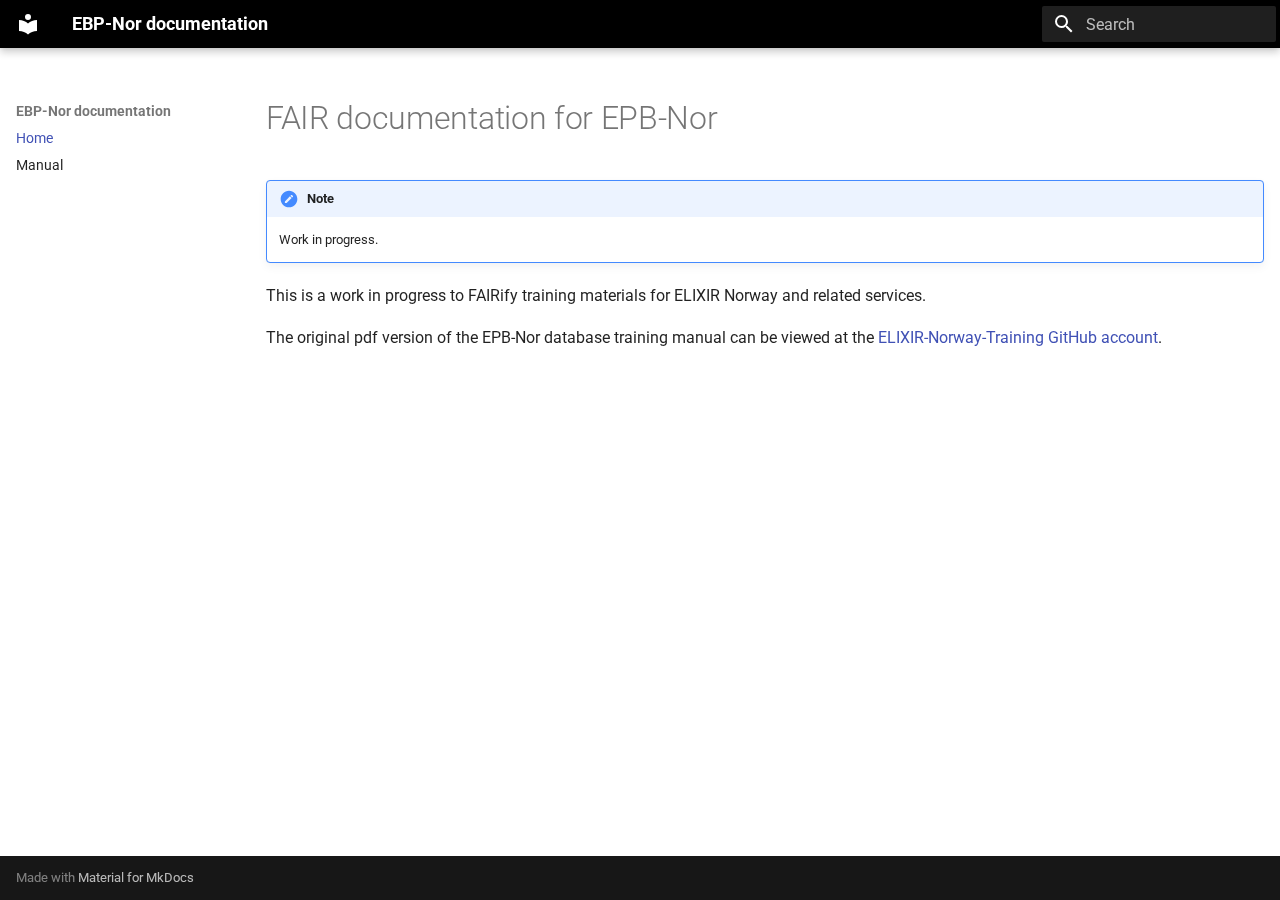
<file: index.html>
<!doctype html>
<html lang="en" class="no-js">
  <head>
    
      <meta charset="utf-8">
      <meta name="viewport" content="width=device-width,initial-scale=1">
      
      
      
        <link rel="canonical" href="https://ELIXIR-Norway-Training.github.io/EBP-Nor-docs/">
      
      
      
        <link rel="next" href="manual/">
      
      <link rel="icon" href="assets/images/favicon.png">
      <meta name="generator" content="mkdocs-1.4.3, mkdocs-material-9.1.9">
    
    
      
        <title>EBP-Nor documentation</title>
      
    
    
      <link rel="stylesheet" href="assets/stylesheets/main.85bb2934.min.css">
      
        
        <link rel="stylesheet" href="assets/stylesheets/palette.a6bdf11c.min.css">
      
      

    
    
    
      
        
        
        <link rel="preconnect" href="https://fonts.gstatic.com" crossorigin>
        <link rel="stylesheet" href="https://fonts.googleapis.com/css?family=Roboto:300,300i,400,400i,700,700i%7CRoboto+Mono:400,400i,700,700i&display=fallback">
        <style>:root{--md-text-font:"Roboto";--md-code-font:"Roboto Mono"}</style>
      
    
    
      <link rel="stylesheet" href="css/custom.css">
    
    <script>__md_scope=new URL(".",location),__md_hash=e=>[...e].reduce((e,_)=>(e<<5)-e+_.charCodeAt(0),0),__md_get=(e,_=localStorage,t=__md_scope)=>JSON.parse(_.getItem(t.pathname+"."+e)),__md_set=(e,_,t=localStorage,a=__md_scope)=>{try{t.setItem(a.pathname+"."+e,JSON.stringify(_))}catch(e){}}</script>
    
      

    
    
    
  </head>
  
  
    
    
    
    
    
    <body dir="ltr" data-md-color-scheme="default" data-md-color-primary="black" data-md-color-accent="custom">
  
    
    
    <input class="md-toggle" data-md-toggle="drawer" type="checkbox" id="__drawer" autocomplete="off">
    <input class="md-toggle" data-md-toggle="search" type="checkbox" id="__search" autocomplete="off">
    <label class="md-overlay" for="__drawer"></label>
    <div data-md-component="skip">
      
        
        <a href="#fair-documentation-for-epb-nor" class="md-skip">
          Skip to content
        </a>
      
    </div>
    <div data-md-component="announce">
      
    </div>
    
    
      

  

<header class="md-header md-header--shadow" data-md-component="header">
  <nav class="md-header__inner md-grid" aria-label="Header">
    <a href="." title="EBP-Nor documentation" class="md-header__button md-logo" aria-label="EBP-Nor documentation" data-md-component="logo">
      
  
  <svg xmlns="http://www.w3.org/2000/svg" viewBox="0 0 24 24"><path d="M12 8a3 3 0 0 0 3-3 3 3 0 0 0-3-3 3 3 0 0 0-3 3 3 3 0 0 0 3 3m0 3.54C9.64 9.35 6.5 8 3 8v11c3.5 0 6.64 1.35 9 3.54 2.36-2.19 5.5-3.54 9-3.54V8c-3.5 0-6.64 1.35-9 3.54Z"/></svg>

    </a>
    <label class="md-header__button md-icon" for="__drawer">
      <svg xmlns="http://www.w3.org/2000/svg" viewBox="0 0 24 24"><path d="M3 6h18v2H3V6m0 5h18v2H3v-2m0 5h18v2H3v-2Z"/></svg>
    </label>
    <div class="md-header__title" data-md-component="header-title">
      <div class="md-header__ellipsis">
        <div class="md-header__topic">
          <span class="md-ellipsis">
            EBP-Nor documentation
          </span>
        </div>
        <div class="md-header__topic" data-md-component="header-topic">
          <span class="md-ellipsis">
            
              Home
            
          </span>
        </div>
      </div>
    </div>
    
      
    
    
    
      <label class="md-header__button md-icon" for="__search">
        <svg xmlns="http://www.w3.org/2000/svg" viewBox="0 0 24 24"><path d="M9.5 3A6.5 6.5 0 0 1 16 9.5c0 1.61-.59 3.09-1.56 4.23l.27.27h.79l5 5-1.5 1.5-5-5v-.79l-.27-.27A6.516 6.516 0 0 1 9.5 16 6.5 6.5 0 0 1 3 9.5 6.5 6.5 0 0 1 9.5 3m0 2C7 5 5 7 5 9.5S7 14 9.5 14 14 12 14 9.5 12 5 9.5 5Z"/></svg>
      </label>
      <div class="md-search" data-md-component="search" role="dialog">
  <label class="md-search__overlay" for="__search"></label>
  <div class="md-search__inner" role="search">
    <form class="md-search__form" name="search">
      <input type="text" class="md-search__input" name="query" aria-label="Search" placeholder="Search" autocapitalize="off" autocorrect="off" autocomplete="off" spellcheck="false" data-md-component="search-query" required>
      <label class="md-search__icon md-icon" for="__search">
        <svg xmlns="http://www.w3.org/2000/svg" viewBox="0 0 24 24"><path d="M9.5 3A6.5 6.5 0 0 1 16 9.5c0 1.61-.59 3.09-1.56 4.23l.27.27h.79l5 5-1.5 1.5-5-5v-.79l-.27-.27A6.516 6.516 0 0 1 9.5 16 6.5 6.5 0 0 1 3 9.5 6.5 6.5 0 0 1 9.5 3m0 2C7 5 5 7 5 9.5S7 14 9.5 14 14 12 14 9.5 12 5 9.5 5Z"/></svg>
        <svg xmlns="http://www.w3.org/2000/svg" viewBox="0 0 24 24"><path d="M20 11v2H8l5.5 5.5-1.42 1.42L4.16 12l7.92-7.92L13.5 5.5 8 11h12Z"/></svg>
      </label>
      <nav class="md-search__options" aria-label="Search">
        
        <button type="reset" class="md-search__icon md-icon" title="Clear" aria-label="Clear" tabindex="-1">
          <svg xmlns="http://www.w3.org/2000/svg" viewBox="0 0 24 24"><path d="M19 6.41 17.59 5 12 10.59 6.41 5 5 6.41 10.59 12 5 17.59 6.41 19 12 13.41 17.59 19 19 17.59 13.41 12 19 6.41Z"/></svg>
        </button>
      </nav>
      
    </form>
    <div class="md-search__output">
      <div class="md-search__scrollwrap" data-md-scrollfix>
        <div class="md-search-result" data-md-component="search-result">
          <div class="md-search-result__meta">
            Initializing search
          </div>
          <ol class="md-search-result__list" role="presentation"></ol>
        </div>
      </div>
    </div>
  </div>
</div>
    
    
  </nav>
  
</header>
    
    <div class="md-container" data-md-component="container">
      
      
        
          
        
      
      <main class="md-main" data-md-component="main">
        <div class="md-main__inner md-grid">
          
            
              
              <div class="md-sidebar md-sidebar--primary" data-md-component="sidebar" data-md-type="navigation" >
                <div class="md-sidebar__scrollwrap">
                  <div class="md-sidebar__inner">
                    


  

<nav class="md-nav md-nav--primary md-nav--integrated" aria-label="Navigation" data-md-level="0">
  <label class="md-nav__title" for="__drawer">
    <a href="." title="EBP-Nor documentation" class="md-nav__button md-logo" aria-label="EBP-Nor documentation" data-md-component="logo">
      
  
  <svg xmlns="http://www.w3.org/2000/svg" viewBox="0 0 24 24"><path d="M12 8a3 3 0 0 0 3-3 3 3 0 0 0-3-3 3 3 0 0 0-3 3 3 3 0 0 0 3 3m0 3.54C9.64 9.35 6.5 8 3 8v11c3.5 0 6.64 1.35 9 3.54 2.36-2.19 5.5-3.54 9-3.54V8c-3.5 0-6.64 1.35-9 3.54Z"/></svg>

    </a>
    EBP-Nor documentation
  </label>
  
  <ul class="md-nav__list" data-md-scrollfix>
    
      
      
      

  
  
    
  
  
    <li class="md-nav__item md-nav__item--active">
      
      <input class="md-nav__toggle md-toggle" type="checkbox" id="__toc">
      
      
        
      
      
      <a href="." class="md-nav__link md-nav__link--active">
        Home
      </a>
      
    </li>
  

    
      
      
      

  
  
  
    <li class="md-nav__item">
      <a href="manual/" class="md-nav__link">
        Manual
      </a>
    </li>
  

    
  </ul>
</nav>
                  </div>
                </div>
              </div>
            
            
          
          
            <div class="md-content" data-md-component="content">
              <article class="md-content__inner md-typeset">
                
                  


<h1 id="fair-documentation-for-epb-nor">FAIR documentation for EPB-Nor</h1>
<div class="admonition note">
<p class="admonition-title">Note</p>
<p>Work in progress.</p>
</div>
<p>This is a work in progress to FAIRify training materials for ELIXIR Norway and related services.</p>
<p>The original pdf version of the EPB-Nor database training manual can be viewed at the <a href="https://github.com/ELIXIR-Norway-Training/manuals/blob/main/databases/manual-db-EBP-Nor.pdf">ELIXIR-Norway-Training GitHub account</a>.</p>





                
              </article>
            </div>
          
          
        </div>
        
          <button type="button" class="md-top md-icon" data-md-component="top" hidden>
            <svg xmlns="http://www.w3.org/2000/svg" viewBox="0 0 24 24"><path d="M13 20h-2V8l-5.5 5.5-1.42-1.42L12 4.16l7.92 7.92-1.42 1.42L13 8v12Z"/></svg>
            Back to top
          </button>
        
      </main>
      
        <footer class="md-footer">
  
  <div class="md-footer-meta md-typeset">
    <div class="md-footer-meta__inner md-grid">
      <div class="md-copyright">
  
  
    Made with
    <a href="https://squidfunk.github.io/mkdocs-material/" target="_blank" rel="noopener">
      Material for MkDocs
    </a>
  
</div>
      
    </div>
  </div>
</footer>
      
    </div>
    <div class="md-dialog" data-md-component="dialog">
      <div class="md-dialog__inner md-typeset"></div>
    </div>
    
    <script id="__config" type="application/json">{"base": ".", "features": ["navigation.sections", "navigation.top", "navigation.tracking", "toc.follow", "toc.integrate"], "search": "assets/javascripts/workers/search.208ed371.min.js", "translations": {"clipboard.copied": "Copied to clipboard", "clipboard.copy": "Copy to clipboard", "search.result.more.one": "1 more on this page", "search.result.more.other": "# more on this page", "search.result.none": "No matching documents", "search.result.one": "1 matching document", "search.result.other": "# matching documents", "search.result.placeholder": "Type to start searching", "search.result.term.missing": "Missing", "select.version": "Select version"}}</script>
    
    
      <script src="assets/javascripts/bundle.fac441b0.min.js"></script>
      
    
  </body>
</html>
</file>
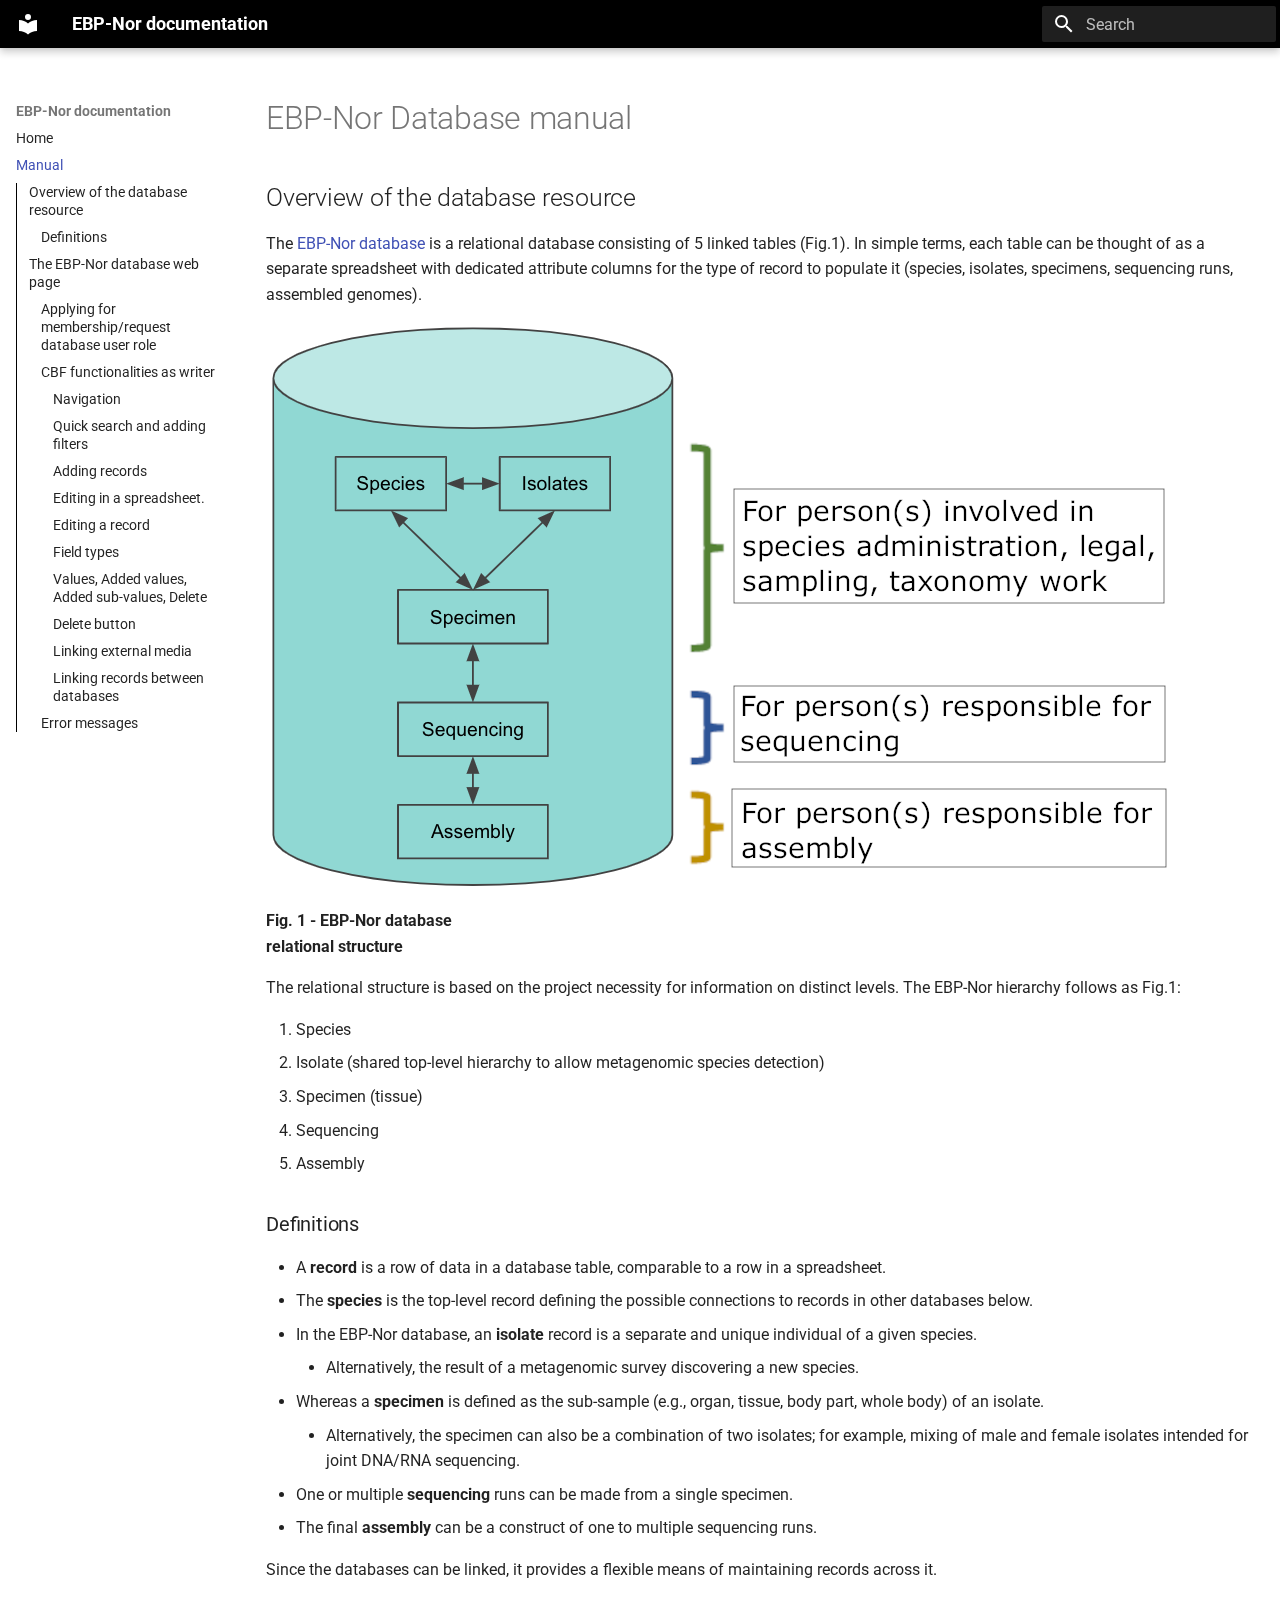
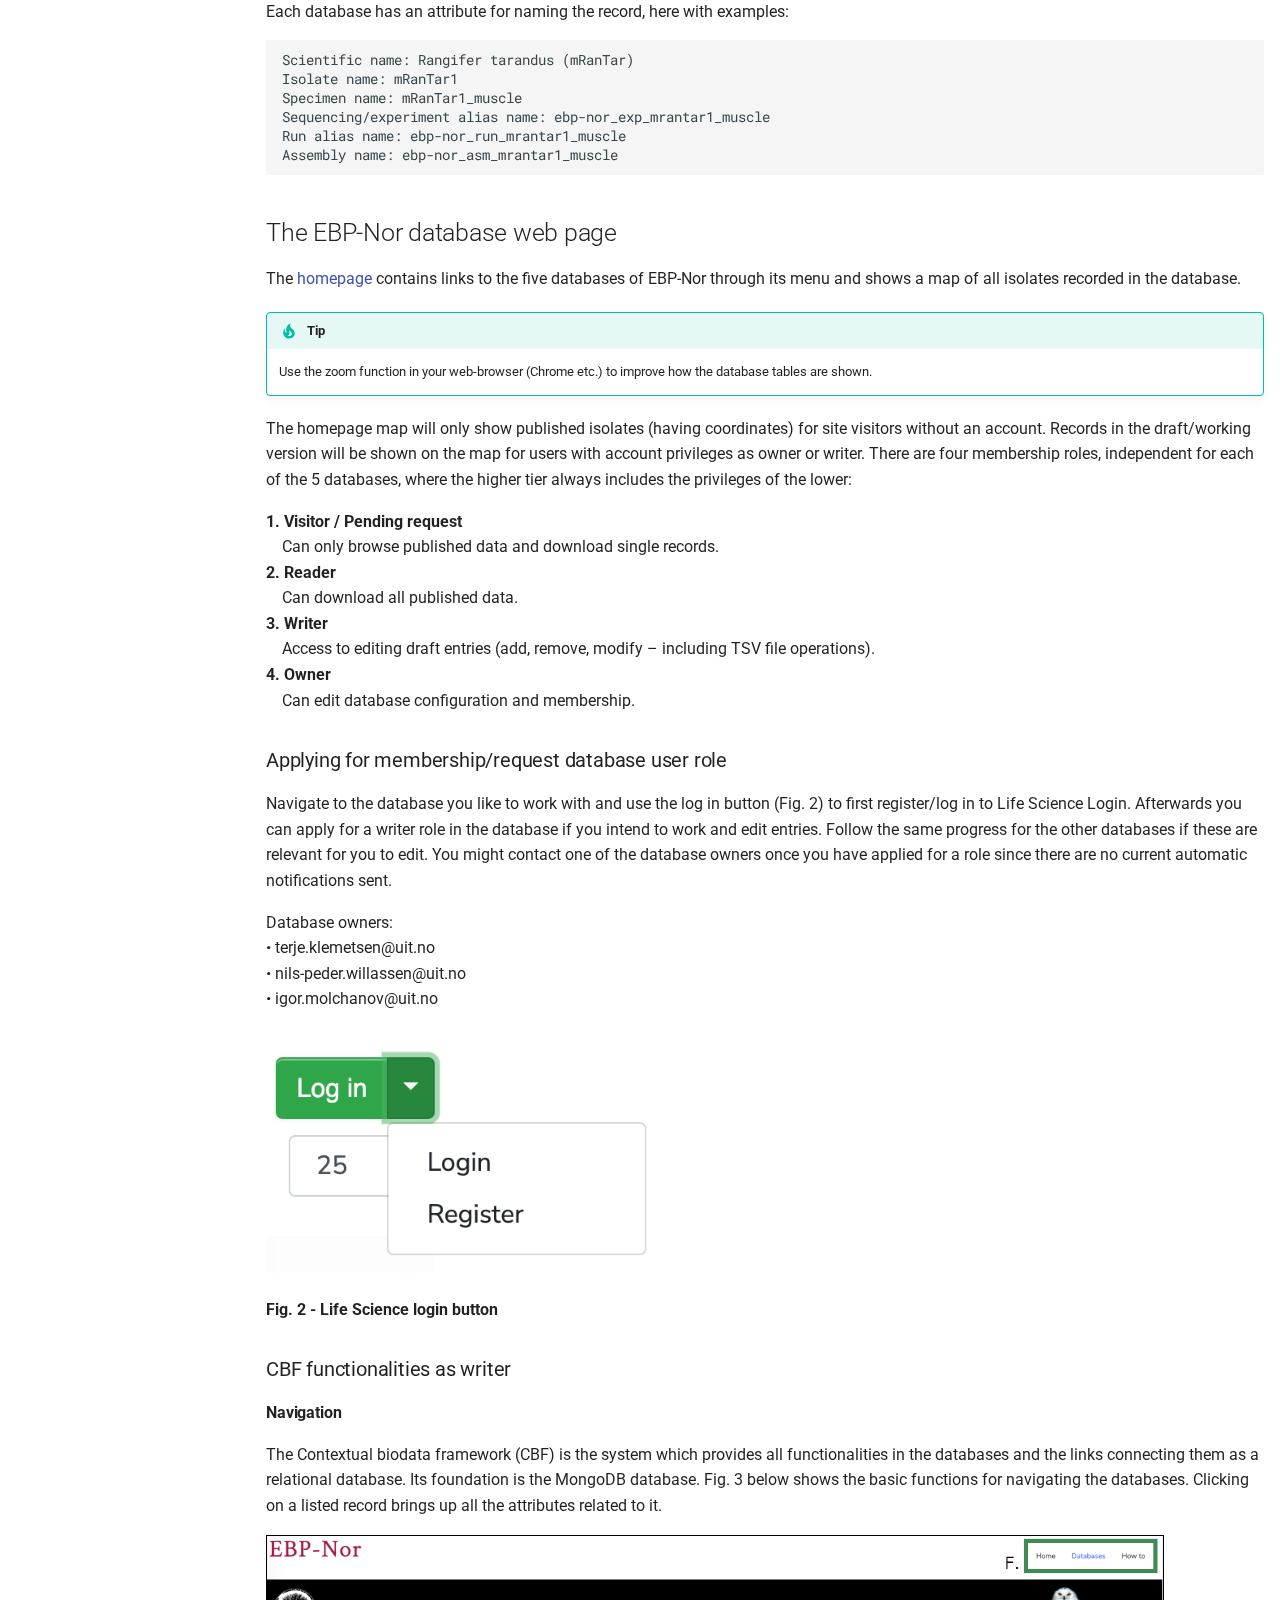
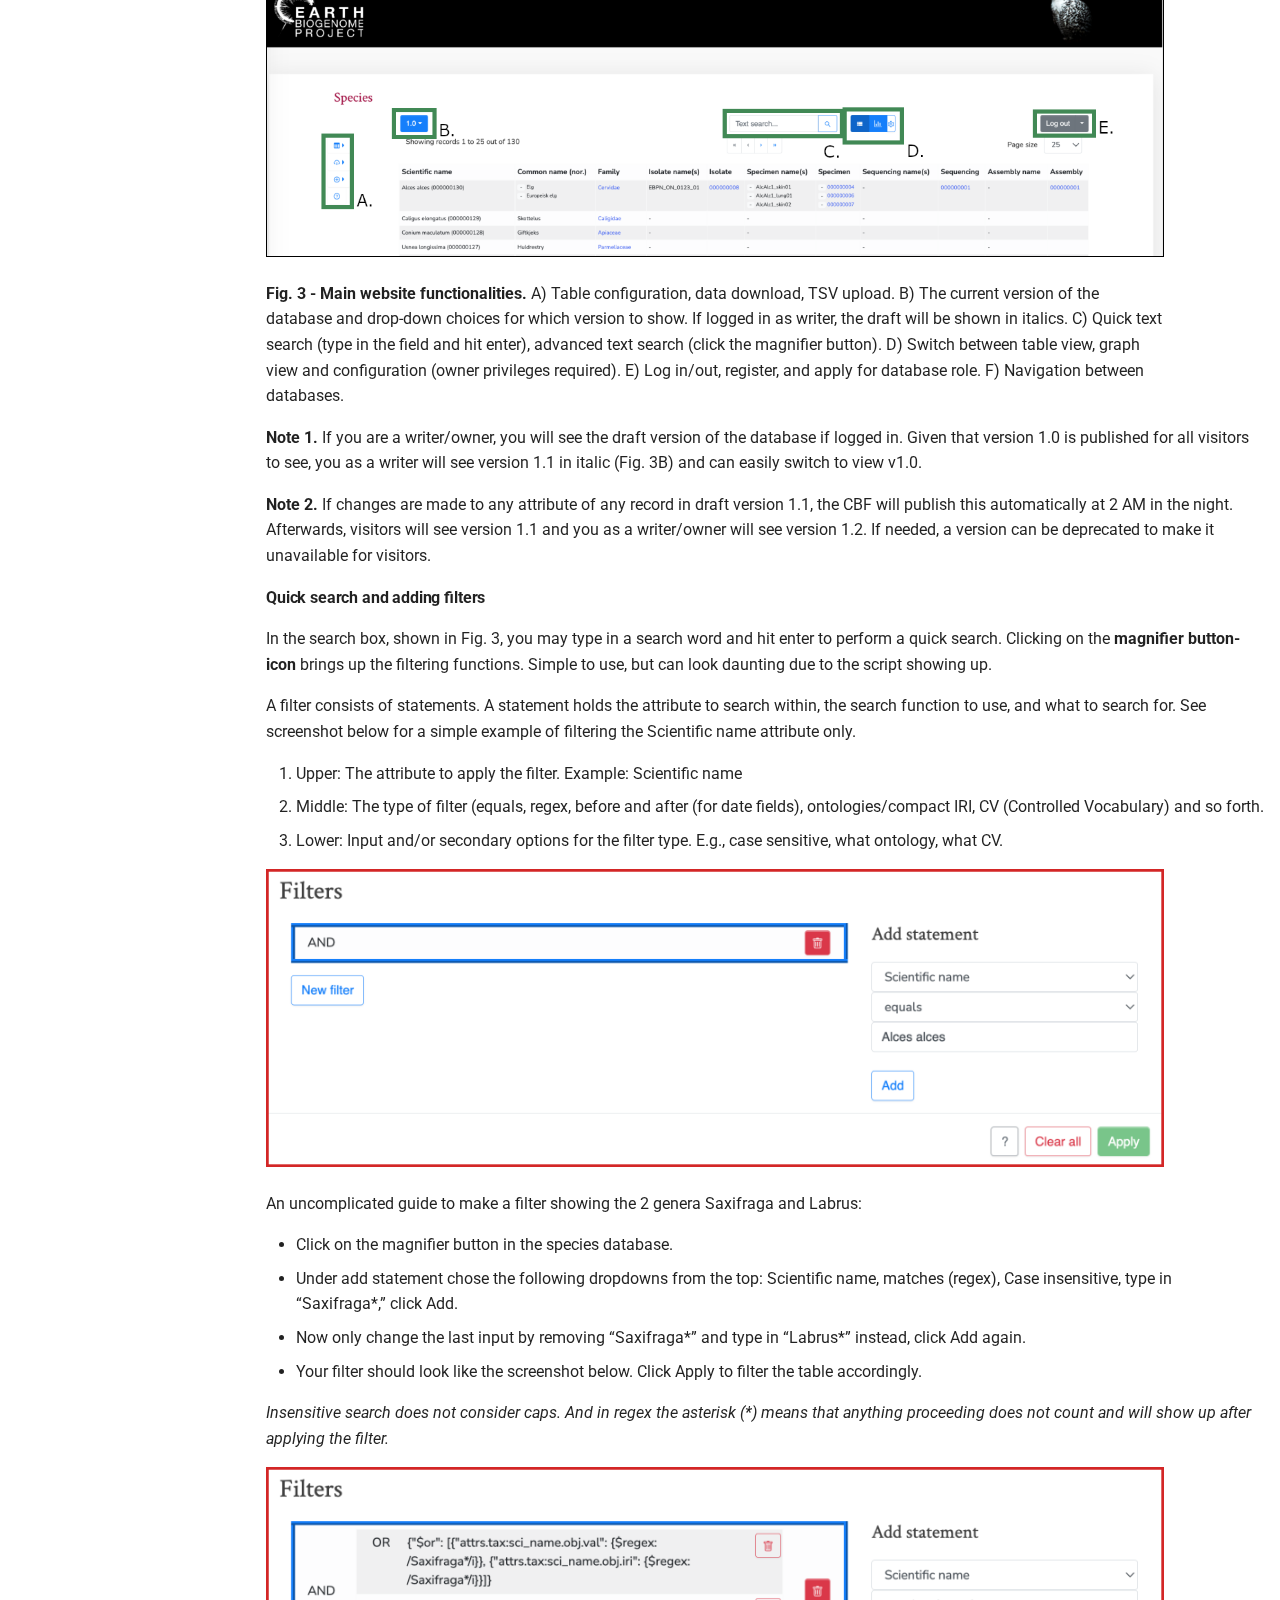
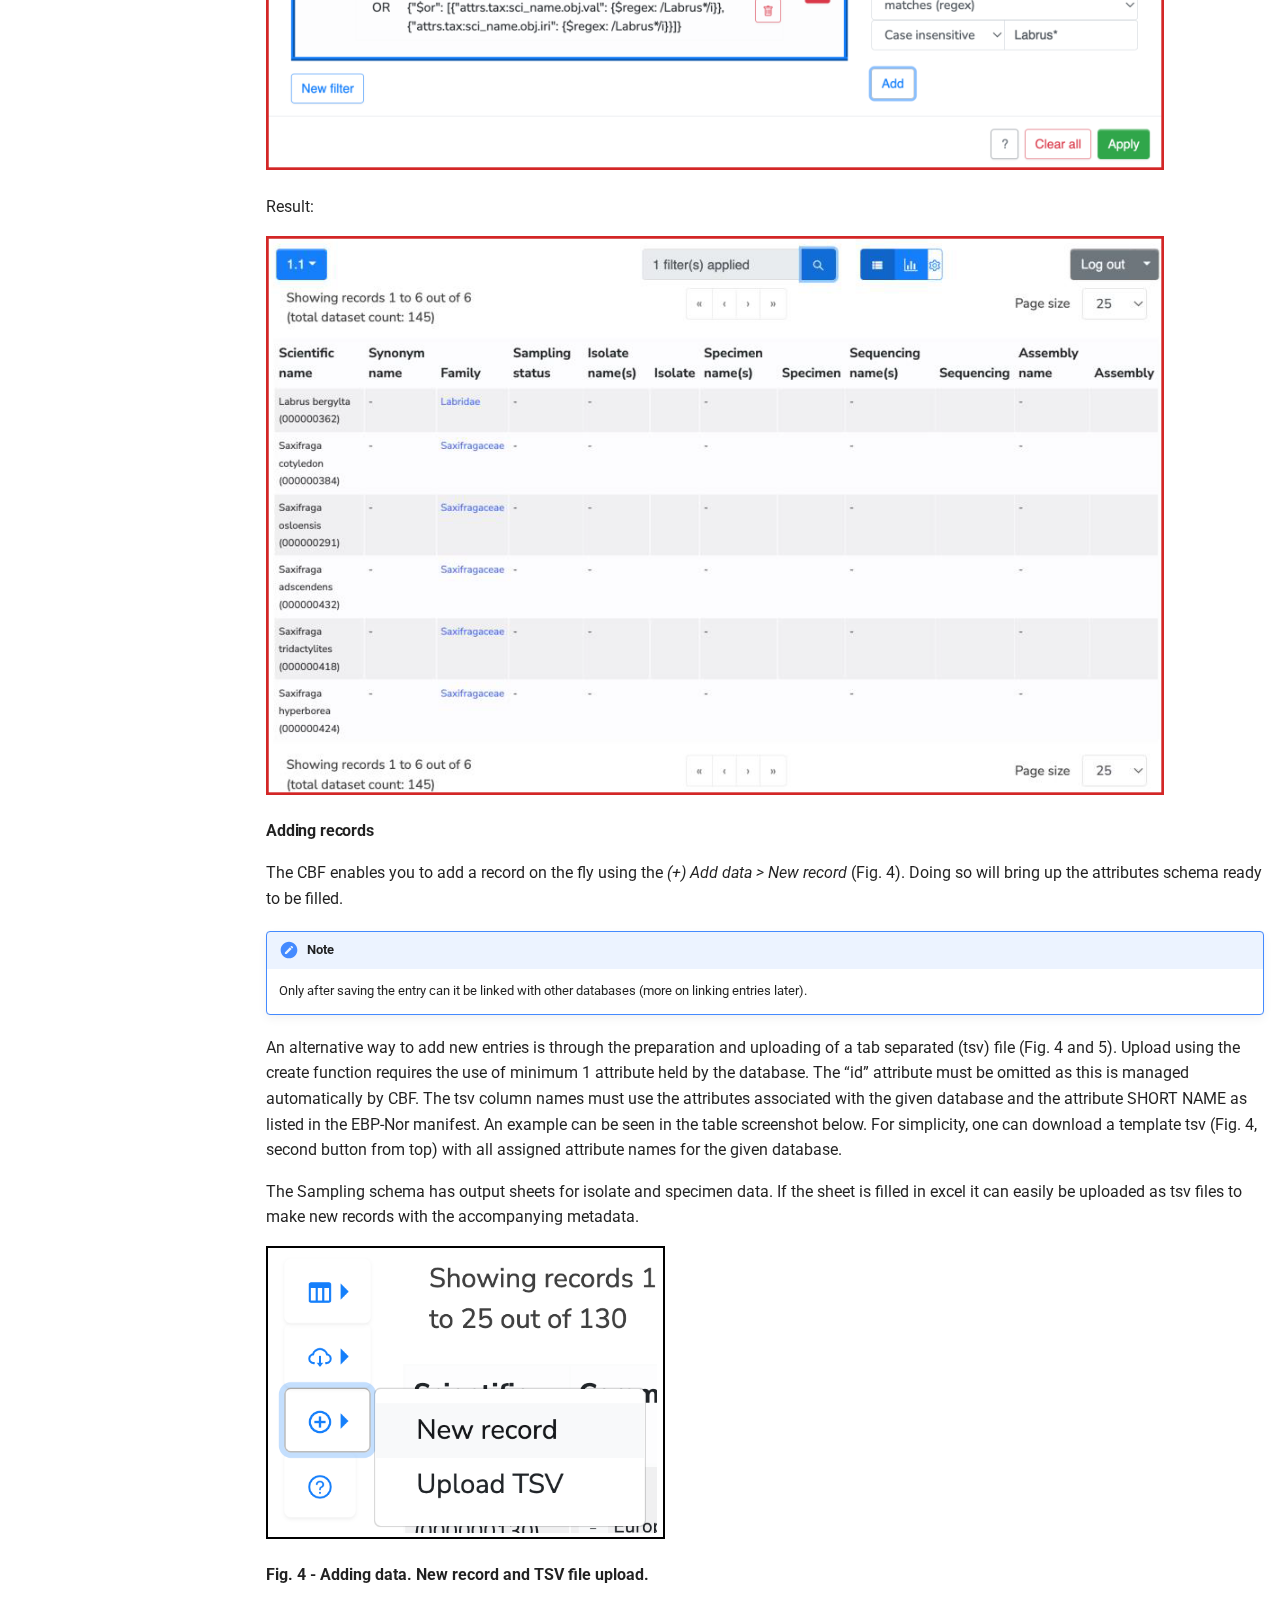
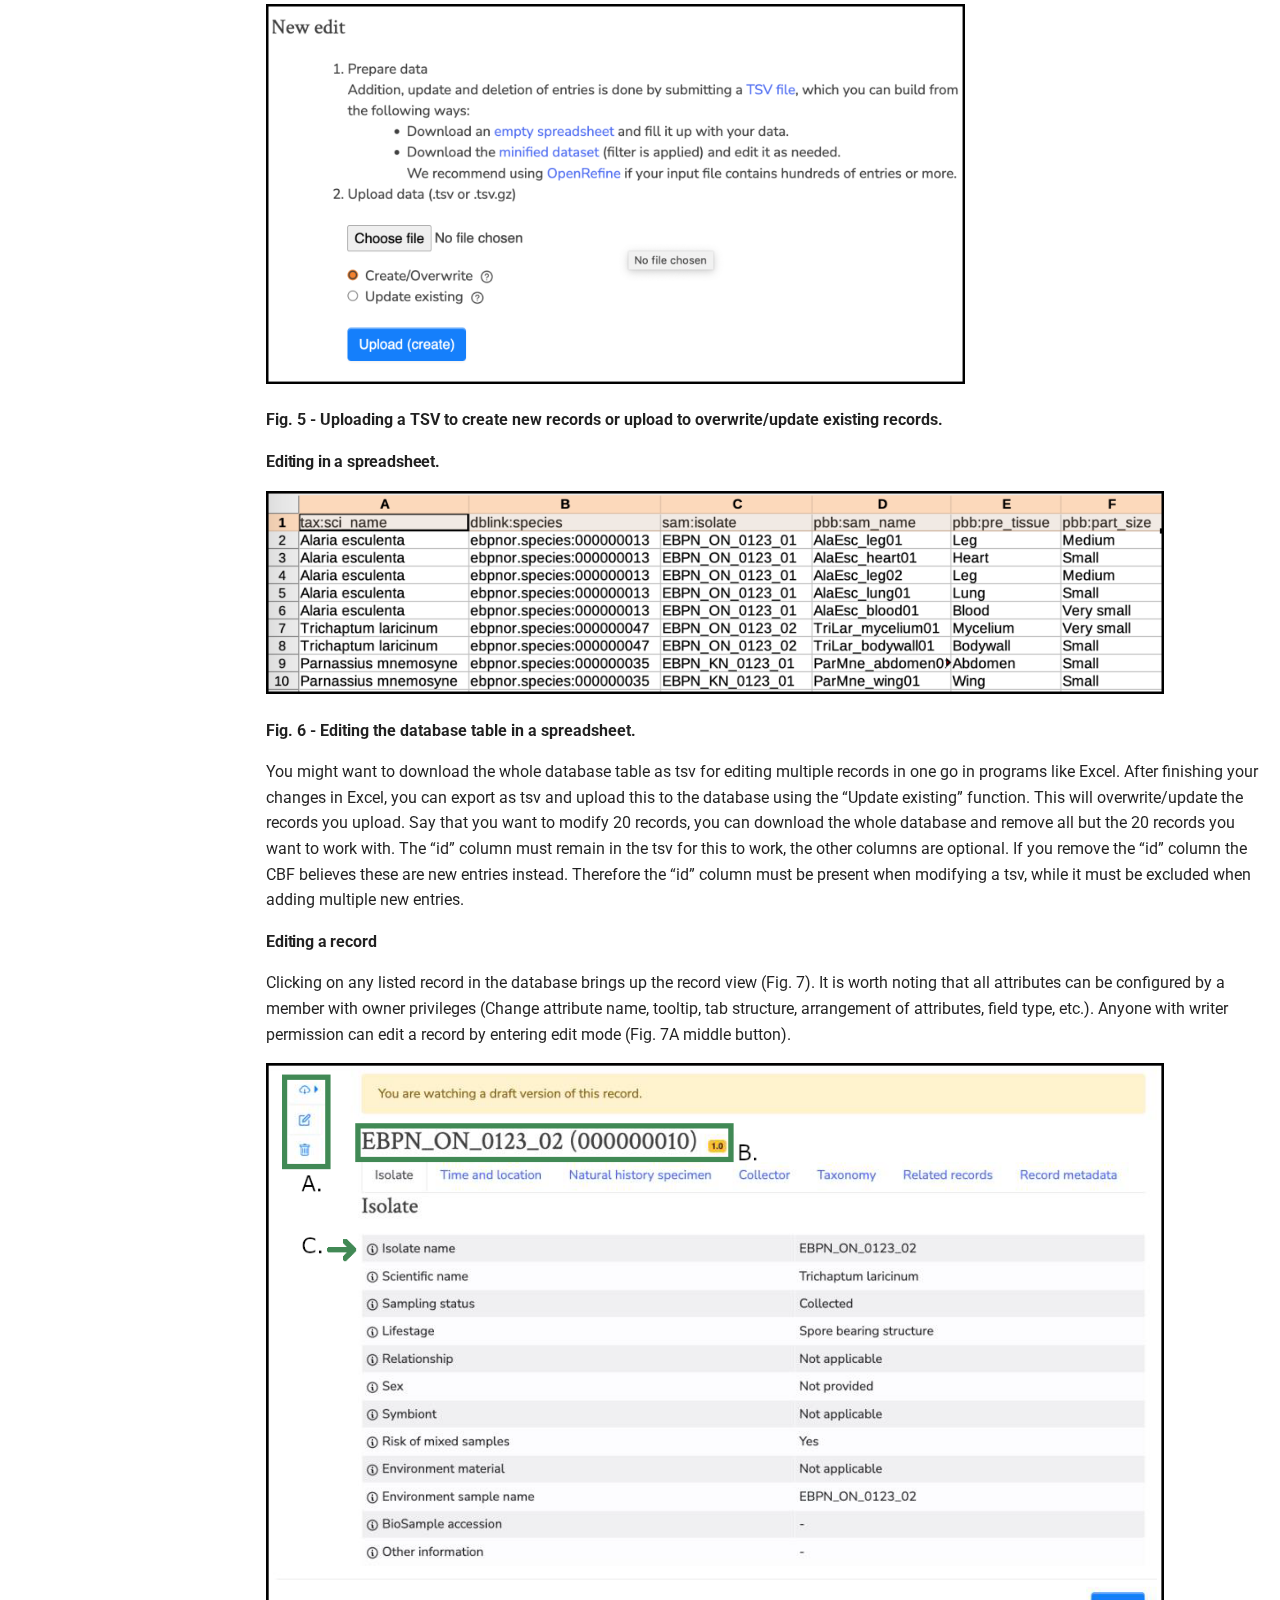
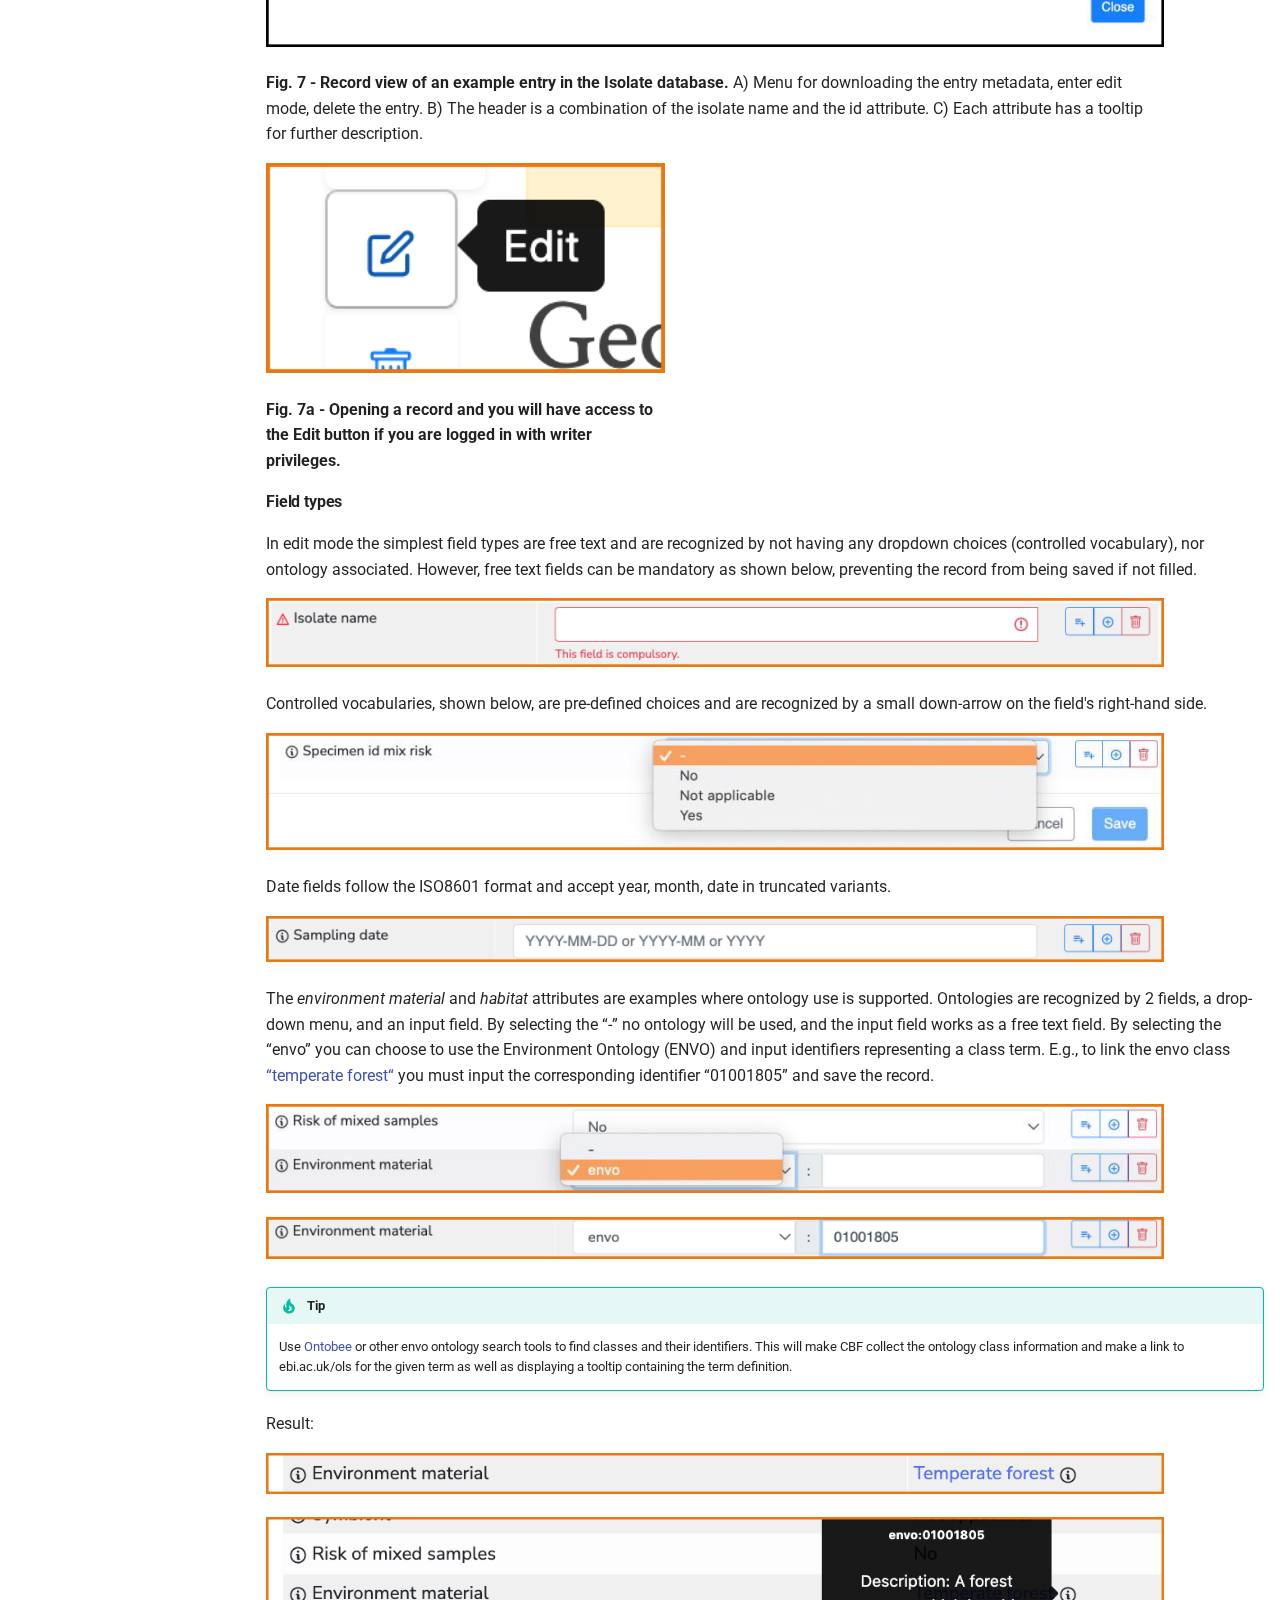
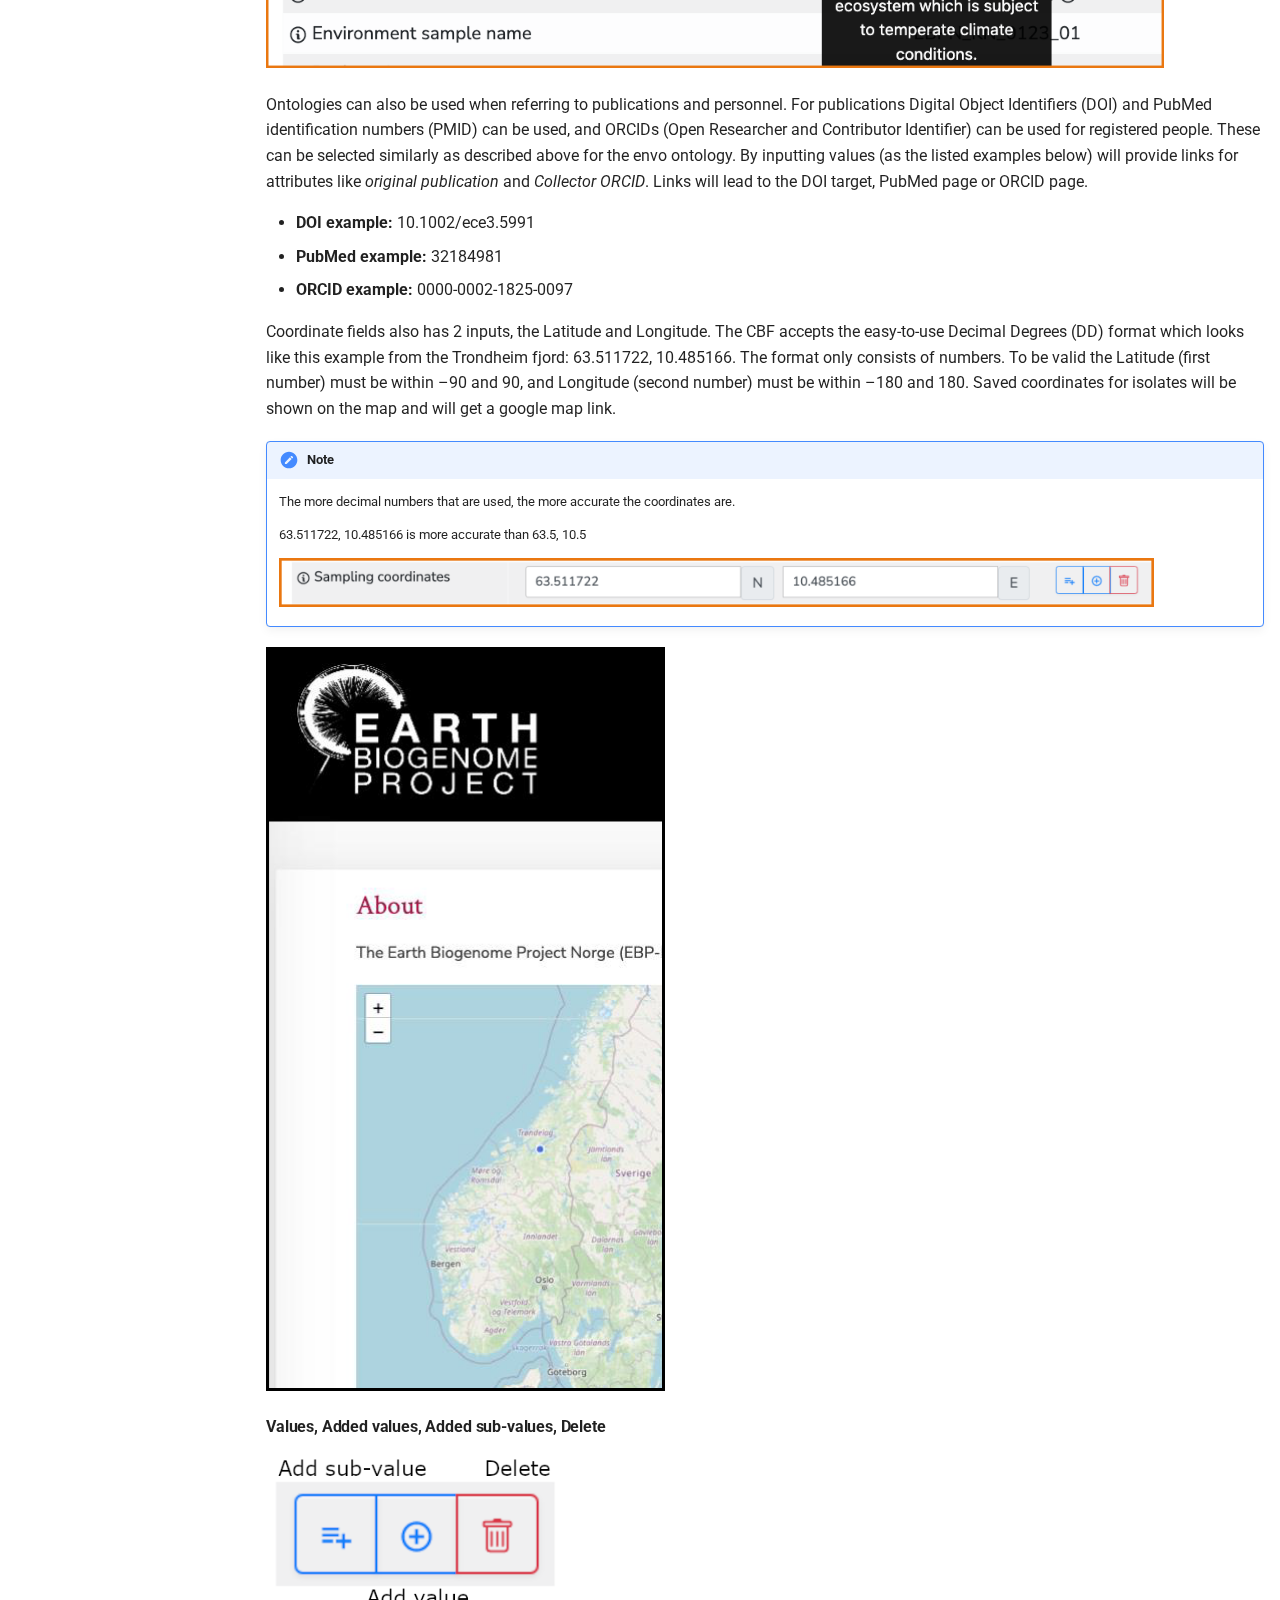
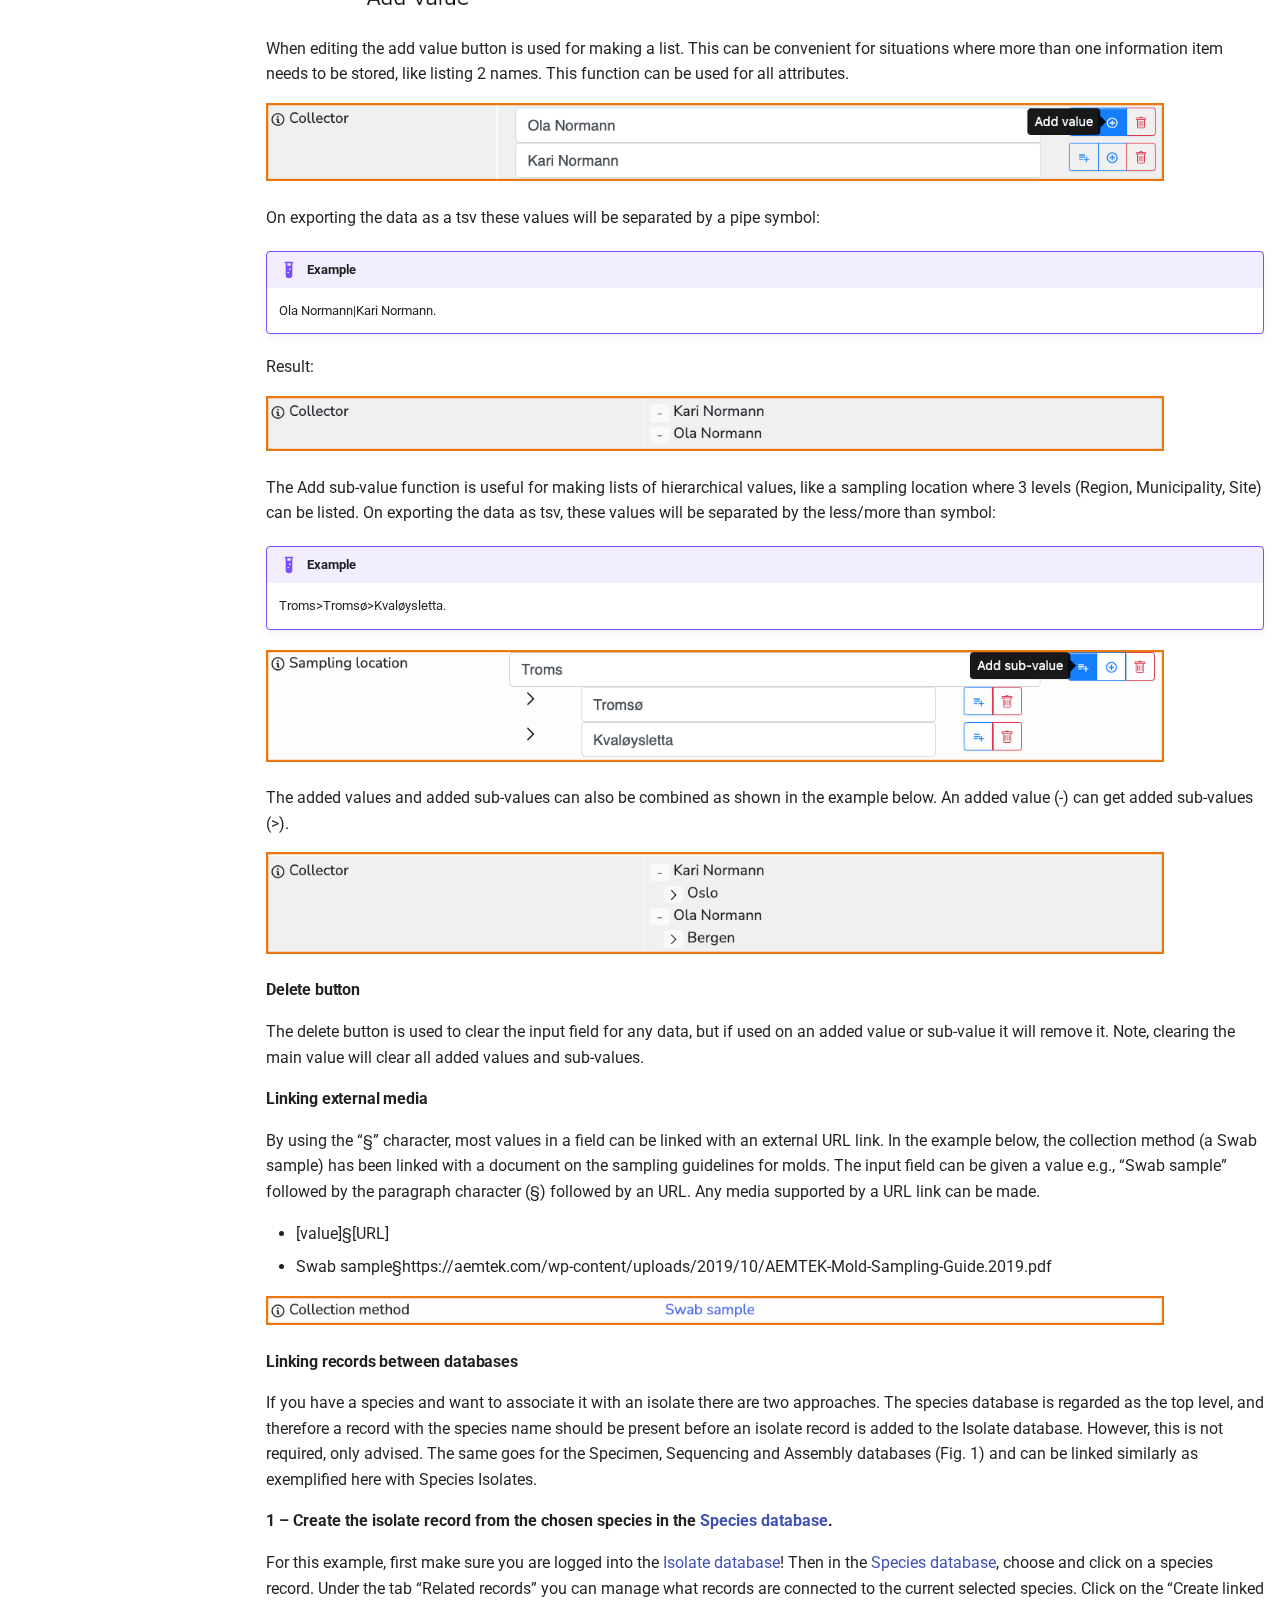
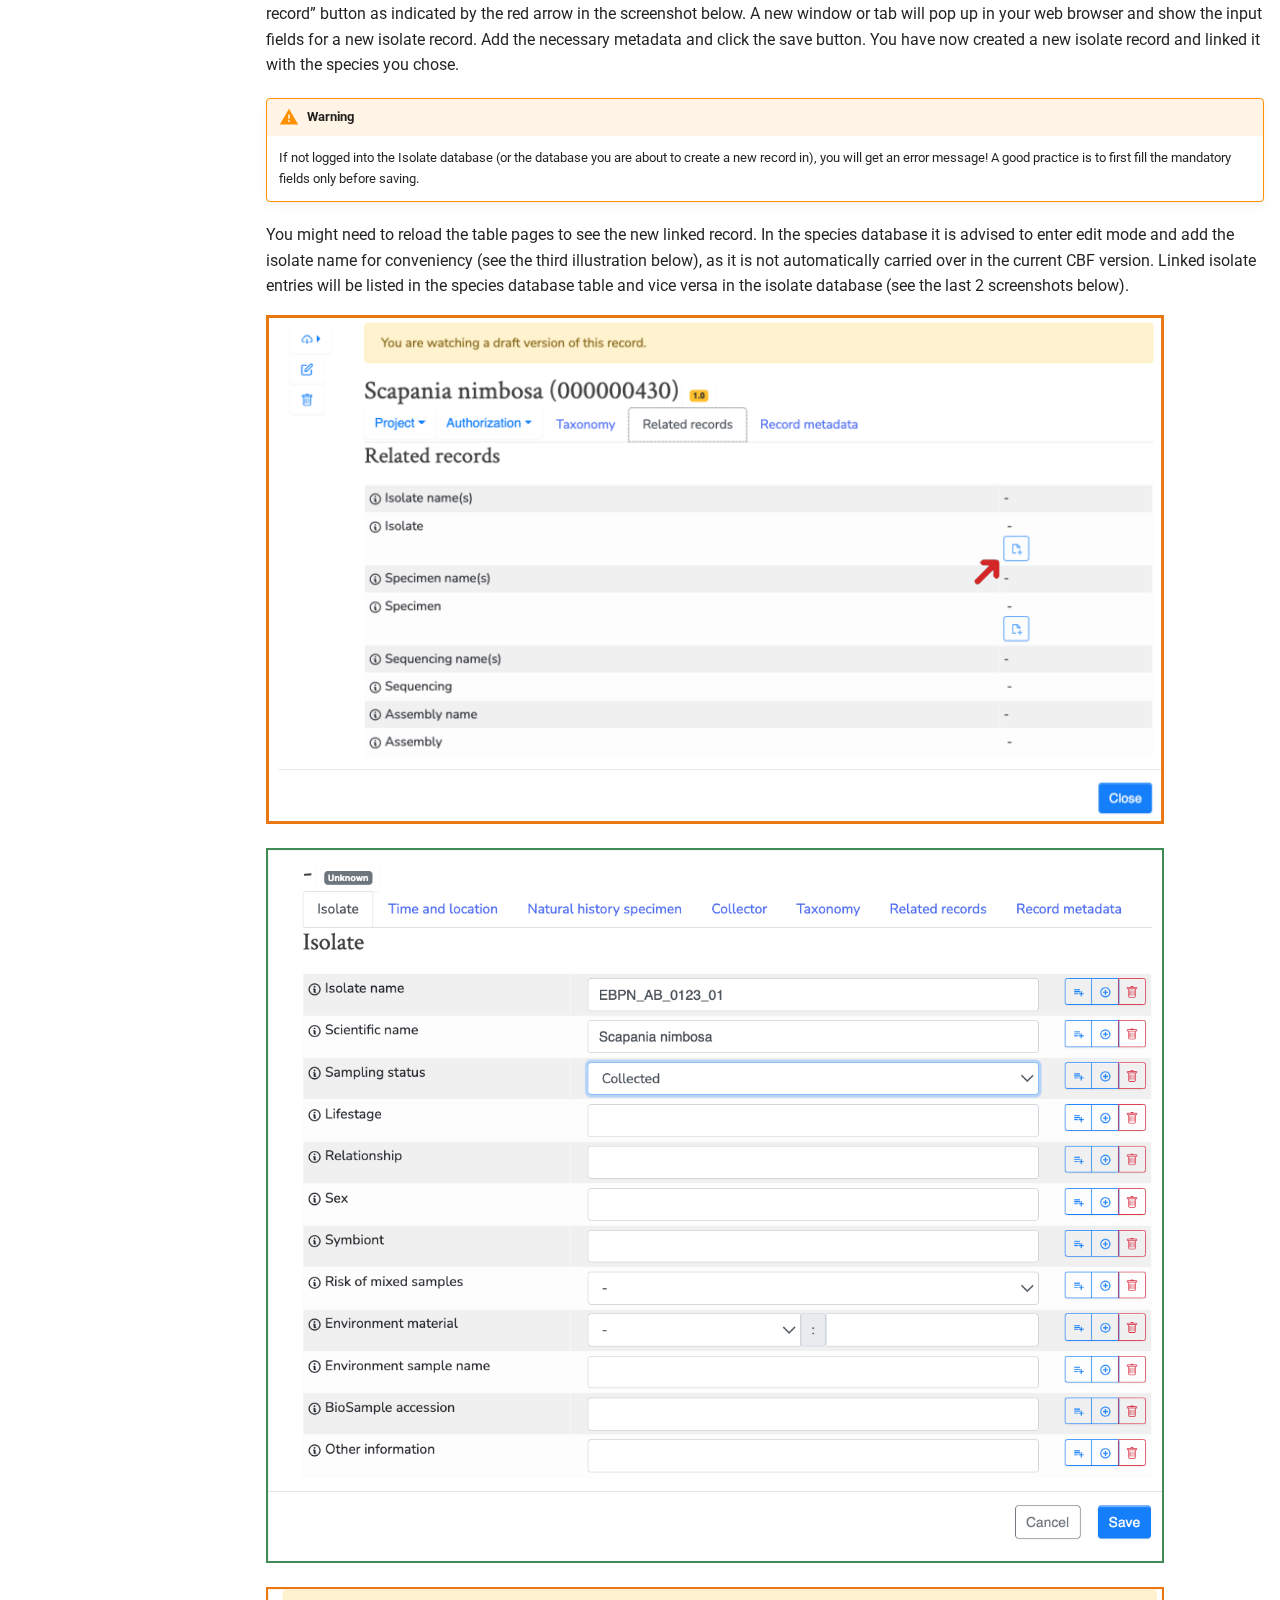
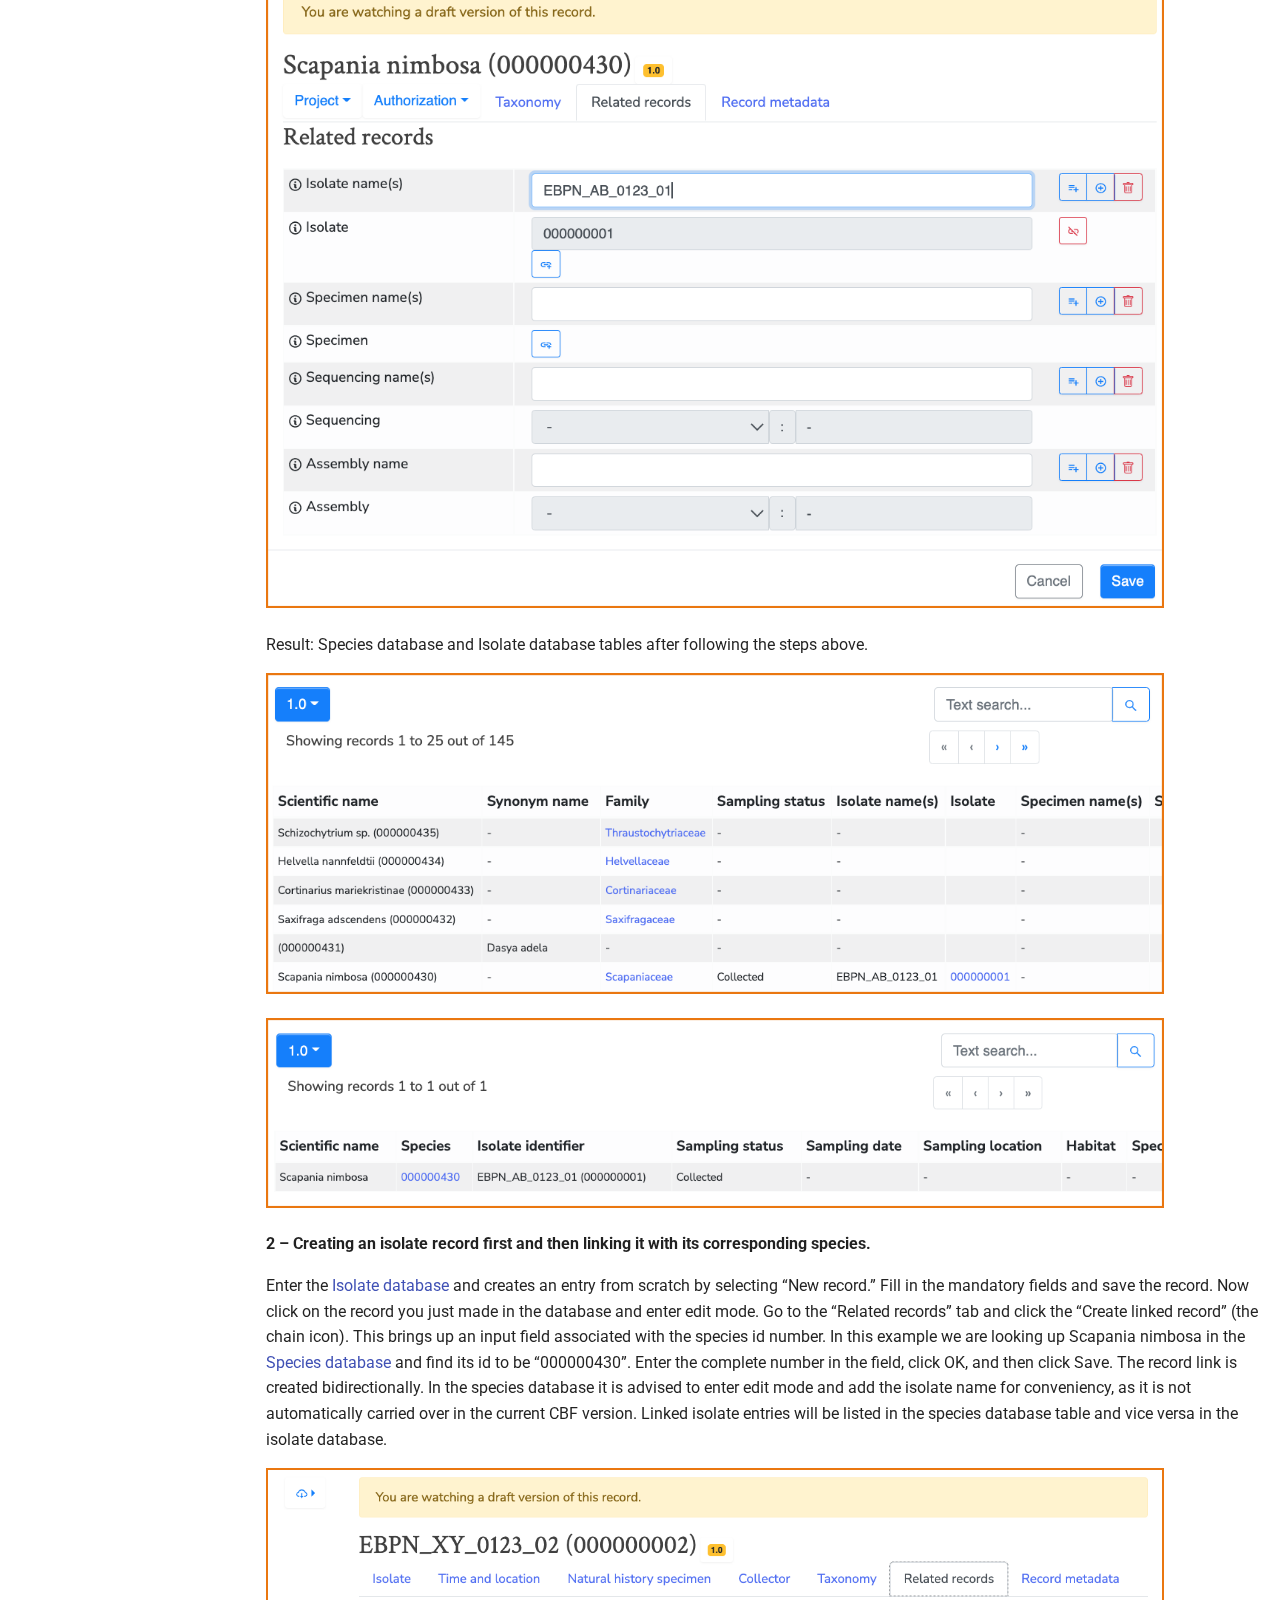
<file: manual/index.html>
<!doctype html>
<html lang="en" class="no-js">
  <head>
    
      <meta charset="utf-8">
      <meta name="viewport" content="width=device-width,initial-scale=1">
      
      
      
        <link rel="canonical" href="https://ELIXIR-Norway-Training.github.io/EBP-Nor-docs/manual/">
      
      
        <link rel="prev" href="..">
      
      
      <link rel="icon" href="../assets/images/favicon.png">
      <meta name="generator" content="mkdocs-1.4.3, mkdocs-material-9.1.9">
    
    
      
        <title>Manual - EBP-Nor documentation</title>
      
    
    
      <link rel="stylesheet" href="../assets/stylesheets/main.85bb2934.min.css">
      
        
        <link rel="stylesheet" href="../assets/stylesheets/palette.a6bdf11c.min.css">
      
      

    
    
    
      
        
        
        <link rel="preconnect" href="https://fonts.gstatic.com" crossorigin>
        <link rel="stylesheet" href="https://fonts.googleapis.com/css?family=Roboto:300,300i,400,400i,700,700i%7CRoboto+Mono:400,400i,700,700i&display=fallback">
        <style>:root{--md-text-font:"Roboto";--md-code-font:"Roboto Mono"}</style>
      
    
    
      <link rel="stylesheet" href="../css/custom.css">
    
    <script>__md_scope=new URL("..",location),__md_hash=e=>[...e].reduce((e,_)=>(e<<5)-e+_.charCodeAt(0),0),__md_get=(e,_=localStorage,t=__md_scope)=>JSON.parse(_.getItem(t.pathname+"."+e)),__md_set=(e,_,t=localStorage,a=__md_scope)=>{try{t.setItem(a.pathname+"."+e,JSON.stringify(_))}catch(e){}}</script>
    
      

    
    
    
  </head>
  
  
    
    
    
    
    
    <body dir="ltr" data-md-color-scheme="default" data-md-color-primary="black" data-md-color-accent="custom">
  
    
    
    <input class="md-toggle" data-md-toggle="drawer" type="checkbox" id="__drawer" autocomplete="off">
    <input class="md-toggle" data-md-toggle="search" type="checkbox" id="__search" autocomplete="off">
    <label class="md-overlay" for="__drawer"></label>
    <div data-md-component="skip">
      
        
        <a href="#ebp-nor-database-manual" class="md-skip">
          Skip to content
        </a>
      
    </div>
    <div data-md-component="announce">
      
    </div>
    
    
      

  

<header class="md-header md-header--shadow" data-md-component="header">
  <nav class="md-header__inner md-grid" aria-label="Header">
    <a href=".." title="EBP-Nor documentation" class="md-header__button md-logo" aria-label="EBP-Nor documentation" data-md-component="logo">
      
  
  <svg xmlns="http://www.w3.org/2000/svg" viewBox="0 0 24 24"><path d="M12 8a3 3 0 0 0 3-3 3 3 0 0 0-3-3 3 3 0 0 0-3 3 3 3 0 0 0 3 3m0 3.54C9.64 9.35 6.5 8 3 8v11c3.5 0 6.64 1.35 9 3.54 2.36-2.19 5.5-3.54 9-3.54V8c-3.5 0-6.64 1.35-9 3.54Z"/></svg>

    </a>
    <label class="md-header__button md-icon" for="__drawer">
      <svg xmlns="http://www.w3.org/2000/svg" viewBox="0 0 24 24"><path d="M3 6h18v2H3V6m0 5h18v2H3v-2m0 5h18v2H3v-2Z"/></svg>
    </label>
    <div class="md-header__title" data-md-component="header-title">
      <div class="md-header__ellipsis">
        <div class="md-header__topic">
          <span class="md-ellipsis">
            EBP-Nor documentation
          </span>
        </div>
        <div class="md-header__topic" data-md-component="header-topic">
          <span class="md-ellipsis">
            
              Manual
            
          </span>
        </div>
      </div>
    </div>
    
      
    
    
    
      <label class="md-header__button md-icon" for="__search">
        <svg xmlns="http://www.w3.org/2000/svg" viewBox="0 0 24 24"><path d="M9.5 3A6.5 6.5 0 0 1 16 9.5c0 1.61-.59 3.09-1.56 4.23l.27.27h.79l5 5-1.5 1.5-5-5v-.79l-.27-.27A6.516 6.516 0 0 1 9.5 16 6.5 6.5 0 0 1 3 9.5 6.5 6.5 0 0 1 9.5 3m0 2C7 5 5 7 5 9.5S7 14 9.5 14 14 12 14 9.5 12 5 9.5 5Z"/></svg>
      </label>
      <div class="md-search" data-md-component="search" role="dialog">
  <label class="md-search__overlay" for="__search"></label>
  <div class="md-search__inner" role="search">
    <form class="md-search__form" name="search">
      <input type="text" class="md-search__input" name="query" aria-label="Search" placeholder="Search" autocapitalize="off" autocorrect="off" autocomplete="off" spellcheck="false" data-md-component="search-query" required>
      <label class="md-search__icon md-icon" for="__search">
        <svg xmlns="http://www.w3.org/2000/svg" viewBox="0 0 24 24"><path d="M9.5 3A6.5 6.5 0 0 1 16 9.5c0 1.61-.59 3.09-1.56 4.23l.27.27h.79l5 5-1.5 1.5-5-5v-.79l-.27-.27A6.516 6.516 0 0 1 9.5 16 6.5 6.5 0 0 1 3 9.5 6.5 6.5 0 0 1 9.5 3m0 2C7 5 5 7 5 9.5S7 14 9.5 14 14 12 14 9.5 12 5 9.5 5Z"/></svg>
        <svg xmlns="http://www.w3.org/2000/svg" viewBox="0 0 24 24"><path d="M20 11v2H8l5.5 5.5-1.42 1.42L4.16 12l7.92-7.92L13.5 5.5 8 11h12Z"/></svg>
      </label>
      <nav class="md-search__options" aria-label="Search">
        
        <button type="reset" class="md-search__icon md-icon" title="Clear" aria-label="Clear" tabindex="-1">
          <svg xmlns="http://www.w3.org/2000/svg" viewBox="0 0 24 24"><path d="M19 6.41 17.59 5 12 10.59 6.41 5 5 6.41 10.59 12 5 17.59 6.41 19 12 13.41 17.59 19 19 17.59 13.41 12 19 6.41Z"/></svg>
        </button>
      </nav>
      
    </form>
    <div class="md-search__output">
      <div class="md-search__scrollwrap" data-md-scrollfix>
        <div class="md-search-result" data-md-component="search-result">
          <div class="md-search-result__meta">
            Initializing search
          </div>
          <ol class="md-search-result__list" role="presentation"></ol>
        </div>
      </div>
    </div>
  </div>
</div>
    
    
  </nav>
  
</header>
    
    <div class="md-container" data-md-component="container">
      
      
        
          
        
      
      <main class="md-main" data-md-component="main">
        <div class="md-main__inner md-grid">
          
            
              
              <div class="md-sidebar md-sidebar--primary" data-md-component="sidebar" data-md-type="navigation" >
                <div class="md-sidebar__scrollwrap">
                  <div class="md-sidebar__inner">
                    


  

<nav class="md-nav md-nav--primary md-nav--integrated" aria-label="Navigation" data-md-level="0">
  <label class="md-nav__title" for="__drawer">
    <a href=".." title="EBP-Nor documentation" class="md-nav__button md-logo" aria-label="EBP-Nor documentation" data-md-component="logo">
      
  
  <svg xmlns="http://www.w3.org/2000/svg" viewBox="0 0 24 24"><path d="M12 8a3 3 0 0 0 3-3 3 3 0 0 0-3-3 3 3 0 0 0-3 3 3 3 0 0 0 3 3m0 3.54C9.64 9.35 6.5 8 3 8v11c3.5 0 6.64 1.35 9 3.54 2.36-2.19 5.5-3.54 9-3.54V8c-3.5 0-6.64 1.35-9 3.54Z"/></svg>

    </a>
    EBP-Nor documentation
  </label>
  
  <ul class="md-nav__list" data-md-scrollfix>
    
      
      
      

  
  
  
    <li class="md-nav__item">
      <a href=".." class="md-nav__link">
        Home
      </a>
    </li>
  

    
      
      
      

  
  
    
  
  
    <li class="md-nav__item md-nav__item--active">
      
      <input class="md-nav__toggle md-toggle" type="checkbox" id="__toc">
      
      
        
      
      
        <label class="md-nav__link md-nav__link--active" for="__toc">
          Manual
          <span class="md-nav__icon md-icon"></span>
        </label>
      
      <a href="./" class="md-nav__link md-nav__link--active">
        Manual
      </a>
      
        

<nav class="md-nav md-nav--secondary" aria-label="Table of contents">
  
  
  
    
  
  
    <label class="md-nav__title" for="__toc">
      <span class="md-nav__icon md-icon"></span>
      Table of contents
    </label>
    <ul class="md-nav__list" data-md-component="toc" data-md-scrollfix>
      
        <li class="md-nav__item">
  <a href="#overview-of-the-database-resource" class="md-nav__link">
    Overview of the database resource
  </a>
  
    <nav class="md-nav" aria-label="Overview of the database resource">
      <ul class="md-nav__list">
        
          <li class="md-nav__item">
  <a href="#definitions" class="md-nav__link">
    Definitions
  </a>
  
</li>
        
      </ul>
    </nav>
  
</li>
      
        <li class="md-nav__item">
  <a href="#the-ebp-nor-database-web-page" class="md-nav__link">
    The EBP-Nor database web page
  </a>
  
    <nav class="md-nav" aria-label="The EBP-Nor database web page">
      <ul class="md-nav__list">
        
          <li class="md-nav__item">
  <a href="#applying-for-membershiprequest-database-user-role" class="md-nav__link">
    Applying for membership/request database user role
  </a>
  
</li>
        
          <li class="md-nav__item">
  <a href="#cbf-functionalities-as-writer" class="md-nav__link">
    CBF functionalities as writer
  </a>
  
    <nav class="md-nav" aria-label="CBF functionalities as writer">
      <ul class="md-nav__list">
        
          <li class="md-nav__item">
  <a href="#navigation" class="md-nav__link">
    Navigation
  </a>
  
</li>
        
          <li class="md-nav__item">
  <a href="#quick-search-and-adding-filters" class="md-nav__link">
    Quick search and adding filters
  </a>
  
</li>
        
          <li class="md-nav__item">
  <a href="#adding-records" class="md-nav__link">
    Adding records
  </a>
  
</li>
        
          <li class="md-nav__item">
  <a href="#editing-in-a-spreadsheet" class="md-nav__link">
    Editing in a spreadsheet.
  </a>
  
</li>
        
          <li class="md-nav__item">
  <a href="#editing-a-record" class="md-nav__link">
    Editing a record
  </a>
  
</li>
        
          <li class="md-nav__item">
  <a href="#field-types" class="md-nav__link">
    Field types
  </a>
  
</li>
        
          <li class="md-nav__item">
  <a href="#values-added-values-added-sub-values-delete" class="md-nav__link">
    Values, Added values, Added sub-values, Delete
  </a>
  
</li>
        
          <li class="md-nav__item">
  <a href="#delete-button" class="md-nav__link">
    Delete button
  </a>
  
</li>
        
          <li class="md-nav__item">
  <a href="#linking-external-media" class="md-nav__link">
    Linking external media
  </a>
  
</li>
        
          <li class="md-nav__item">
  <a href="#linking-records-between-databases" class="md-nav__link">
    Linking records between databases
  </a>
  
</li>
        
      </ul>
    </nav>
  
</li>
        
          <li class="md-nav__item">
  <a href="#error-messages" class="md-nav__link">
    Error messages
  </a>
  
</li>
        
      </ul>
    </nav>
  
</li>
      
    </ul>
  
</nav>
      
    </li>
  

    
  </ul>
</nav>
                  </div>
                </div>
              </div>
            
            
          
          
            <div class="md-content" data-md-component="content">
              <article class="md-content__inner md-typeset">
                
                  


<h1 id="ebp-nor-database-manual">EBP-Nor Database manual</h1>
<script type="application/ld+json">
[
    {
        "@context": "https://schema.org",
        "@type": "LearningResource",
        "@id": "https://ebp-nor.sfb.uit.no/",
        "dct:conformsTo": {
            "@id": "https://bioschemas.org/profiles/TrainingMaterial/1.0-RELEASE",
            "@type": "CreativeWork"
        },
        "description": "Manual/tutorial for using the EBP-Nor database.",
        "keywords": "Earth BioGenome Project, EBP-Nor, ELIXIR-NO, ELIXIR Norway, Biodiversity, Biodiversity data, Isolates, Population genomics, Species, Specimens, Data identity and mapping, Database entry metadata, Database field name, ID Mapping, Filtering, Manual, Record, Record management, Relational database, Sequence attribute, Species name, TSV, Tutorial",
        "name": "Earth BioGenome Project Norway | EBP-Nor Database manual",
        "about": [
            {
                "@type": "WebSite",
                "@id": "https://ebp-nor.sfb.uit.no/",
                "name": "EBP-Nor",
                "description": "EBP-Nor portal for Species, Isolate, Specimen, Sequencing, and Assembly databases.",
                "url": "https://ebp-nor.sfb.uit.no/"
            }
            {
                "@type": "DefinedTerm",
                "@id": "http://edamontology.org/data_3707",
                "inDefinedTermSet": "http://edamontology.org",
                "termCode": "data_3707",
                "name": "Biodiversity data",
                "url": "http://edamontology.org/data_3707"
            },
            {
                "@type": "DefinedTerm",
                "@id": "http://edamontology.org/topic_3345",
                "inDefinedTermSet": "http://edamontology.org",
                "termCode": "topic_3345",
                "name": "Data identity and mapping",
                "url": "http://edamontology.org/topic_3345"
            }
        ],
        "abstract": "The EBP-Nor database is a relational database for the Earth BioGenome Project focusing on Norwegian and Nordic eukaryotic species. The database consists of 5 linked tables, each of which is a separate spreadsheet with dedicated attribute columns covering species, isolates, specimens, sequencing runs, and assembled genomes record types. The contextual biodata framework (CBF) provides database functionalities, including linking the databases as a relational database. This tutorial documents CBF functionalities from the writer's perspective.",
        "author": [
            {
                "@type": "Person",
                "name": "Terje Klementsen",
                "email": "terje.klemetsen@uit.no"
            },
            {
                "@type": "Organization",
                "name": "ELIXIR Norway",
                "url": "https://elixir.no"
            },
            {
                "@type": "Organization",
                "name": "UiT The Arctic University of Norway, Center for Bioinformatics (SfB)",
                "url": "https://en.uit.no/forskning/forskningsgrupper/gruppe?p_document_id=347053"
            }
        ],
        "competencyRequired": [
            "Life Science ID",
            "LS Login",
            "LS ID",
            "LS Register"
        ],
        "educationalLevel": "Beginner",
        "identifier": "https://ebp-nor.sfb.uit.no/",
        "inLanguage": [
            "en-UK"
        ],
        "learningResourceType": [
            "documentation",
            "manual",
            "tutorial"
        ],
        "license": [
            "https://creativecommons.org/licenses/by/4.0/"
        ],
        "mentions": [
            {
                "@type": "Project",
                "@id": "https://www.earthbiogenome.org/",
                "name": "Earth BioGenome Project",
                "description": "The Earth BioGenome Project (EBP) aims to sequence all eukaryotic genomes over 10 years to characterise and preserve biodiversity."
                "identifier": "DOI:10.1073/pnas.1720115115",
                "url": "https://www.earthbiogenome.org/"
            }
        ],
        "teaches": [
            "The user will be able to describe the structure of the relational database.",
            "The user will be able to request a user role in the EBP-Nor database.",
            "The user will be able to navigate the main functionalities provided by the contextual biodata framework.",
            "The user will be able to search the EBP-Nor database.",
            "The user will be able to apply filters to the search function.",
            "The user will be able to add records to the database.",
            "The user will be able to edit database records.",
            "The user will be able to export the data in TSV format.",
            "The user will be able to link external media to field values.",
            "The user will be able to link records between databases.",
            "The user will be able to respond to common error messages."
        ],
        "url": ""
        "accessibilitySummary": "Short descriptions are present for visual elements.",
        "contributor": [
            {
                "@type": "Person",
                "name": "Erin Calhoun",
                "url": "https://github.com/erincalhoun"
            }
        ],
        "creativeWorkStatus": "active",
        "dateCreated": "2022-10-31",
        "datePublished": "2023-05-01",
        "version": "1.0"
    }
]
</script>
<h2 id="overview-of-the-database-resource">Overview of the database resource</h2>
<p>The <a href="https://ebp-nor.sfb.uit.no">EBP-Nor database</a> is a relational database consisting of 5 linked tables (Fig.1). In simple terms, each table can be thought of as a separate spreadsheet with dedicated attribute columns for the type of record to populate it (species, isolates, specimens, sequencing runs, assembled genomes).</p>
<div class="image-text-wrapper">
    <div class="image-container">
        <img src="../img/fig1-db-relational-structure.png" alt="Figure 1 - EBP-Nor database relational structure"  />
    </div>
</div>

<div class="caption-box" style="margin-top: 1%; width: 250px">
    <p>Fig. 1 - EBP-Nor database relational structure</p>
</div>

<p>The relational structure is based on the project necessity for information on distinct levels. The EBP-Nor hierarchy follows as Fig.1:</p>
<ol>
<li>Species</li>
<li>Isolate (shared top-level hierarchy to allow metagenomic species detection)</li>
<li>Specimen (tissue)</li>
<li>Sequencing</li>
<li>Assembly</li>
</ol>
<h3 id="definitions">Definitions</h3>
<ul>
<li>A <strong>record</strong> is a row of data in a database table, comparable to a row in a spreadsheet.  </li>
<li>The <strong>species</strong> is the top-level record defining the possible connections to records in other databases below.  </li>
<li>In the EBP-Nor database, an <strong>isolate</strong> record is a separate and unique individual of a given species.  <ul>
<li>Alternatively, the result of a metagenomic survey discovering a new species. </li>
</ul>
</li>
<li>Whereas a <strong>specimen</strong> is defined as the sub-sample (e.g., organ, tissue, body part, whole body) of an isolate.  <ul>
<li>Alternatively, the specimen can also be a combination of two isolates; for example, mixing of male and female isolates intended for joint DNA/RNA sequencing.</li>
</ul>
</li>
<li>One or multiple <strong>sequencing</strong> runs can be made from a single specimen.  </li>
<li>The final <strong>assembly</strong> can be a construct of one to multiple sequencing runs.  </li>
</ul>
<p>Since the databases can be linked, it provides a flexible means of maintaining records across it.</p>
<p>Each database has an attribute for naming the record, here with examples:</p>
<pre><code>Scientific name: Rangifer tarandus (mRanTar)
Isolate name: mRanTar1
Specimen name: mRanTar1_muscle
Sequencing/experiment alias name: ebp-nor_exp_mrantar1_muscle
Run alias name: ebp-nor_run_mrantar1_muscle
Assembly name: ebp-nor_asm_mrantar1_muscle
</code></pre>
<h2 id="the-ebp-nor-database-web-page">The EBP-Nor database web page</h2>
<p>The <a href="https://ebp-nor.sfb.uit.no">homepage</a> contains links to the five databases of EBP-Nor through its menu and shows a map of all isolates recorded in the database. </p>
<div class="admonition tip">
<p class="admonition-title">Tip</p>
<p>Use the zoom function in your web-browser (Chrome etc.) to improve how the database tables are shown. </p>
</div>
<p>The homepage map will only show published isolates (having coordinates) for site visitors without an account. Records in the draft/working version will be shown on the map for users with account privileges as owner or writer. There are four membership roles, independent for each of the 5 databases, where the higher tier always includes the privileges of the lower:</p>
<p><strong>1. Visitor / Pending request</strong><br />
&nbsp;&nbsp;&nbsp;&nbsp;Can only browse published data and download single records.<br />
<strong>2. Reader</strong><br />
&nbsp;&nbsp;&nbsp;&nbsp;Can download all published data.<br />
<strong>3. Writer</strong><br />
&nbsp;&nbsp;&nbsp;&nbsp;Access to editing draft entries (add, remove, modify – including TSV file operations).<br />
<strong>4. Owner</strong><br />
&nbsp;&nbsp;&nbsp;&nbsp;Can edit database configuration and membership.  </p>
<h3 id="applying-for-membershiprequest-database-user-role">Applying for membership/request database user role</h3>
<p>Navigate to the database you like to work with and use the log in button (Fig. 2) to first register/log in to Life Science Login. Afterwards you can apply for a writer role in the database if you intend to work and edit entries. Follow the same progress for the other databases if these are relevant for you to edit. You might contact one of the database owners once you have applied for a role since there are no current automatic notifications sent.</p>
<p>Database owners:<br />
• terje.klemetsen@uit.no<br />
• nils-peder.willassen@uit.no<br />
• igor.molchanov@uit.no  </p>
<p><img src= "../img/fig2-login.png" alt="Figure 2 - Life Science login button" width=40%/></p>
<div class="caption-box" style="margin-top: 1%; width: 40%">
    <p>Fig. 2 - Life Science login button</p>
</div>

<h3 id="cbf-functionalities-as-writer">CBF functionalities as writer</h3>
<h4 id="navigation">Navigation</h4>
<p>The Contextual biodata framework (CBF) is the system which provides all functionalities in the databases and the links connecting them as a relational database. Its foundation is the MongoDB database. Fig. 3 below shows the basic functions for navigating the databases. Clicking on a listed record brings up all the attributes related to it.</p>
<p><img src="../img/fig3-main-website-functions.png" alt="Figure 3 - Screenshot of website with labeled website functionalities" width=90% class="image-border" />  </p>
<div class="caption-box" style="margin-top: 1%; width: 90%;">
    <p>Fig. 3 - Main website functionalities. <span class='notbold'>A) Table configuration, data download, TSV upload. B) The current version of the database and drop-down choices for which version to show. If logged in as writer, the draft will be shown in italics. C) Quick text search (type in the field and hit enter), advanced text search (click the magnifier button). D) Switch between table view, graph view and configuration (owner privileges required). E) Log in/out, register, and apply for database role. F) Navigation between databases.</span></p>
</div>

<p><strong>Note 1.</strong> If you are a writer/owner, you will see the draft version of the database if logged in. Given that version 1.0 is published for all visitors to see, you as a writer will see version 1.1 in italic (Fig. 3B) and can easily switch to view v1.0.</p>
<p><strong>Note 2.</strong> If changes are made to any attribute of any record in draft version 1.1, the CBF will publish this automatically at 2 AM in the night. Afterwards, visitors will see version 1.1 and you as a writer/owner will see version 1.2. If needed, a version can be deprecated to make it unavailable for visitors.</p>
<h4 id="quick-search-and-adding-filters">Quick search and adding filters</h4>
<p>In the search box, shown in Fig. 3, you may type in a search word and hit enter to perform a quick search. Clicking on the <strong>magnifier button-icon</strong> brings up the filtering functions. Simple to use, but can look daunting due to the script showing up.</p>
<p>A filter consists of statements. A statement holds the attribute to search within, the search function to use, and what to search for. See screenshot below for a simple example of filtering the Scientific name attribute only.</p>
<ol>
<li>Upper: The attribute to apply the filter. Example: Scientific name</li>
<li>Middle: The type of filter (equals, regex, before and after (for date fields), ontologies/compact IRI, CV (Controlled Vocabulary) and so forth.</li>
<li>Lower: Input and/or secondary options for the filter type. E.g., case sensitive, what ontology, what CV.</li>
</ol>
<p><img src="../img/ss1-filter-by-scientific-name.png" alt="Screenshot 1 - A simple example of filtering the Scientific name attribute only." width=90% /> </p>
<p>An uncomplicated guide to make a filter showing the 2 genera Saxifraga and Labrus:</p>
<ul>
<li>Click on the magnifier button in the species database.</li>
<li>Under add statement chose the following dropdowns from the top: Scientific name, matches (regex), Case insensitive, type in “Saxifraga*,” click Add. </li>
<li>Now only change the last input by removing “Saxifraga*” and type in “Labrus*” instead, click Add again. </li>
<li>Your filter should look like the screenshot below. Click Apply to filter the table accordingly.</li>
</ul>
<p><em>Insensitive search does not consider caps. And in regex the asterisk (*) means that anything proceeding does not count and will show up after applying the filter.</em></p>
<p><img src="../img/ss2-screenshot-of-filter.png" alt="Screenshot 2 - Filter showing the 2 genera Saxifraga and Labrus." width=90% />  </p>
<p>Result:</p>
<p><img src="../img/ss3-result-filter-applied.png" alt="Screenshot 3 - Result after applying the filter." width=90% />  </p>
<h4 id="adding-records">Adding records</h4>
<p>The CBF enables you to add a record on the fly using the <em>(+) Add data &gt; New record</em> (Fig. 4). Doing so will bring up the attributes schema ready to be filled. </p>
<div class="admonition note">
<p class="admonition-title">Note</p>
<p>Only after saving the entry can it be linked with other databases (more on linking entries later).</p>
</div>
<p>An alternative way to add new entries is through the preparation and uploading of a tab separated (tsv) file (Fig. 4 and 5). Upload using the create function requires the use of minimum 1 attribute held by the database. The “id” attribute must be omitted as this is managed automatically by CBF. The tsv column names must use the attributes associated with the given database and the attribute SHORT NAME as listed in the EBP-Nor manifest. An example can be seen in the table screenshot below. For simplicity, one can download a template tsv (Fig. 4, second button from top) with all assigned attribute names for the given database.</p>
<p>The Sampling schema has output sheets for isolate and specimen data. If the sheet is filled in excel it can easily be uploaded as tsv files to make new records with the accompanying metadata.</p>
<p><img src= "../img/fig4-adding-data.png" alt="Figure 4 - Screenshot showing 'add data' button." width=40%/></p>
<div class="caption-box" style="margin-top: 1%; width: 40%">
    <p>Fig. 4 - Adding data. New record and TSV file upload.</p>
</div>

<p><img src= "../img/fig5-uploading-tsv.png" alt="Figure 5 - Screenshot showing where you create or update records." width=70%/></p>
<div class="caption-box" style="margin-top: 1%; width: 70%">
    <p>Fig. 5 - Uploading a TSV to create new records or upload to overwrite/update existing records.</p>
</div>

<h4 id="editing-in-a-spreadsheet">Editing in a spreadsheet.</h4>
<p><img src= "../img/fig6-edit-spreadsheet.png" alt="Figure 6 - View of a portion of a database table in Excel." width=90%/></p>
<div class="caption-box" style="margin-top: 1%; width: 90%">
    <p>Fig. 6 - Editing the database table in a spreadsheet.</p>
</div>

<p>You might want to download the whole database table as tsv for editing multiple records in one go in programs like Excel. After finishing your changes in Excel, you can export as tsv and upload this to the database using the “Update existing” function. This will overwrite/update the records you upload. Say that you want to modify 20 records, you can download the whole database and remove all but the 20 records you want to work with. The “id” column must remain in the tsv for this to work, the other columns are optional. If you remove the “id” column the CBF believes these are new entries instead. Therefore the “id” column must be present when modifying a tsv, while it must be excluded when adding multiple new entries.</p>
<h4 id="editing-a-record">Editing a record</h4>
<p>Clicking on any listed record in the database brings up the record view (Fig. 7). It is worth noting that all attributes can be configured by a member with owner privileges (Change attribute name, tooltip, tab structure, arrangement of attributes, field type, etc.). Anyone with writer permission can edit a record by entering edit mode (Fig. 7A middle button).</p>
<p><img src= "../img/fig7-record-view.png" alt="Figure 7 - Record view of an entry in the Isolate database." width=90%/></p>
<div class="caption-box" style="margin-top: 1%; width: 90%">
    <p>Fig. 7 - Record view of an example entry in the Isolate database. <span class='notbold'>A) Menu for downloading the entry metadata, enter edit mode, delete the entry. B) The header is a combination of the isolate name and the id attribute. C) Each attribute has a tooltip for further description.</span></p>
</div>

<p><img src= "../img/fig7a-edit-button.png" alt="Figure 7a - Edit button in a record." width=40%/></p>
<div class="caption-box" style="margin-top: 1%; width: 40%">
    <p>Fig. 7a - Opening a record and you will have access to the Edit button if you are logged in with writer privileges.</p>
</div>

<h4 id="field-types">Field types</h4>
<p>In edit mode the simplest field types are free text and are recognized by not having any dropdown choices (controlled vocabulary), nor ontology associated. However, free text fields can be mandatory as shown below, preventing the record from being saved if not filled.</p>
<p><img src= "../img/ss4-mandatory-free-text.png" alt="Screenshot 4 - Mandatory free text field." width=90%/></p>
<p>Controlled vocabularies, shown below, are pre-defined choices and are recognized by a small down-arrow on the field's right-hand side.</p>
<p><img src= "../img/ss5-controlled-vocab.png" alt="Screenshot 5 - Controlled vocabulary pre-defined choices." width=90%/></p>
<p>Date fields follow the ISO8601 format and accept year, month, date in truncated variants.</p>
<p><img src= "../img/ss6-date-field.png" alt="Screenshot 6 - Date fields." width=90%/></p>
<p>The <em>environment material</em> and <em>habitat</em> attributes are examples where ontology use is supported. Ontologies are recognized by 2 fields, a drop-down menu, and an input field. By selecting the “-” no ontology will be used, and the input field works as a free text field. By selecting the “envo” you can choose to use the Environment Ontology (ENVO) and input identifiers representing a class term. E.g., to link the envo class <a href="http://purl.obolibrary.org/obo/ENVO_01001805">“temperate forest“</a> you must input the corresponding identifier “01001805” and save the record. </p>
<p><img src= "../img/ss7-envo.png" alt="Screenshot 7 - Selecting the envo ontology." width=90%/></p>
<p><img src= "../img/ss8-envo-id.png" alt="Screenshot 8 - envo identifier field." width=90%/></p>
<div class="admonition tip">
<p class="admonition-title">Tip</p>
<p>Use <a href="https://ontobee.org/ontology/ENVO">Ontobee</a> or other envo ontology search tools to find classes and their identifiers. This will make CBF collect the ontology class information and make a link to ebi.ac.uk/ols for the given term as well as displaying a tooltip containing the term definition.</p>
</div>
<p>Result:</p>
<p><img src= "../img/ss9-environment-material.png" alt="Screenshot 9 - Result of envo search: Temperate forest." width=90%/></p>
<p><img src= "../img/ss10-tooltip-definition.png" alt="Screenshot 10 - Tooltip display." width=90%/></p>
<p>Ontologies can also be used when referring to publications and personnel. For publications Digital Object Identifiers (DOI) and PubMed identification numbers (PMID) can be used, and ORCIDs (Open Researcher and Contributor Identifier) can be used for registered people. These can be selected similarly as described above for the envo ontology. By inputting values (as the listed examples below) will provide links for attributes like <em>original publication</em> and <em>Collector ORCID</em>. Links will lead to the DOI target, PubMed page or ORCID page.</p>
<ul>
<li><strong>DOI example:</strong> 10.1002/ece3.5991</li>
<li><strong>PubMed example:</strong> 32184981</li>
<li><strong>ORCID example:</strong> 0000-0002-1825-0097</li>
</ul>
<p>Coordinate fields also has 2 inputs, the Latitude and Longitude. The CBF accepts the easy-to-use Decimal Degrees (DD) format which looks like this example from the Trondheim fjord: 63.511722, 10.485166. The format only consists of numbers. To be valid the Latitude (first number) must be within –90 and 90, and Longitude (second number) must be within –180 and 180. Saved coordinates for isolates will be shown on the map and will get a google map link. </p>
<div class="admonition note">
<p class="admonition-title">Note</p>
<p>The more decimal numbers that are used, the more accurate the coordinates are.</p>
<p>63.511722, 10.485166 is more accurate than 63.5, 10.5</p>
<p><img src= "/img/ss11-sampling-coordinates.png" alt="Screenshot 11 - Sampling coordinates fields." width=90%/></p>
</div>
<p><img src= "../img/ss12-result-map.png" alt="Screenshot 12 - Coordinate map showing indicated location in Norway." width=40%/></p>
<h4 id="values-added-values-added-sub-values-delete">Values, Added values, Added sub-values, Delete</h4>
<p><img src= "../img/ss13-add-delete-button.png" alt="Screenshot 13 - Add sub-value, Add value, and Delete buttons." width=30%/></p>
<p>When editing the add value button is used for making a list. This can be convenient for situations where more than one information item needs to be stored, like listing 2 names. This function can be used for all attributes. </p>
<p><img src= "../img/ss14-add-2.png" alt="Screenshot 14 - Making a list with the add value button." width=90%/></p>
<p>On exporting the data as a tsv these values will be separated by a pipe symbol:</p>
<div class="admonition example">
<p class="admonition-title">Example</p>
<p>Ola Normann|Kari Normann.</p>
</div>
<p>Result:</p>
<p><img src= "../img/ss15-result-add.png" alt="Screenshot 15 - Resulting list of add value button." width=90%/></p>
<p>The Add sub-value function is useful for making lists of hierarchical values, like a sampling location where 3 levels (Region, Municipality, Site) can be listed. On exporting the data as tsv, these values will be separated by the less/more than symbol:</p>
<div class="admonition example">
<p class="admonition-title">Example</p>
<p>Troms&gt;Tromsø&gt;Kvaløysletta.</p>
</div>
<p><img src= "../img/ss16-add-subvalue.png" alt="Screenshot 16 - Resulting hierarchical list of add sub-value button." width=90%/></p>
<p>The added values and added sub-values can also be combined as shown in the example below. An added value (-) can get added sub-values (&gt;).</p>
<p><img src= "../img/ss17-value-subvalue.png" alt="Screenshot 17 - Added sub-values to values." width=90%/></p>
<h4 id="delete-button">Delete button</h4>
<p>The delete button is used to clear the input field for any data, but if used on an added value or sub-value it will remove it. Note, clearing the main value will clear all added values and sub-values.</p>
<h4 id="linking-external-media">Linking external media</h4>
<p>By using the “§” character, most values in a field can be linked with an external URL link. In the example below, the collection method (a Swab sample) has been linked with a document on the sampling guidelines for molds. The input field can be given a value e.g., “Swab sample” followed by the paragraph character (§) followed by an URL. Any media supported by a URL link can be made.</p>
<ul>
<li>[value]§[URL]  </li>
<li>Swab sample§https://aemtek.com/wp-content/uploads/2019/10/AEMTEK-Mold-Sampling-Guide.2019.pdf</li>
</ul>
<p><img src= "../img/ss18-external-linking.png" alt="Screenshot 18 - A value linked to external media." width=90%/></p>
<h4 id="linking-records-between-databases">Linking records between databases</h4>
<p>If you have a species and want to associate it with an isolate there are two approaches. The species database is regarded as the top level, and therefore a record with the species name should be present before an isolate record is added to the Isolate database. However, this is not required, only advised. The same goes for the Specimen, Sequencing and Assembly databases (Fig. 1) and can be linked similarly as exemplified here with Species Isolates.</p>
<p><strong>1 – Create the isolate record from the chosen species in the <a href="https://ebp-nor.sfb.uit.no/species/">Species database</a>.</strong></p>
<p>For this example, first make sure you are logged into the <a href="https://ebp-nor.sfb.uit.no/isolates/">Isolate database</a>! Then in the <a href="https://ebp-nor.sfb.uit.no/species/">Species database</a>, choose and click on a species record. Under the tab “Related records” you can manage what records are connected to the current selected species. Click on the “Create linked record” button as indicated by the red arrow in the screenshot below. A new window or tab will pop up in your web browser and show the input fields for a new isolate record. Add the necessary metadata and click the save button. You have now created a new isolate record and linked it with the species you chose.</p>
<div class="admonition warning">
<p class="admonition-title">Warning</p>
<p>If not logged into the Isolate database (or the database you are about to create a new record in), you will get an error message! A good practice is to first fill the mandatory fields only before saving. </p>
</div>
<p>You might need to reload the table pages to see the new linked record. In the species database it is advised to enter edit mode and add the isolate name for conveniency (see the third illustration below), as it is not automatically carried over in the current CBF version. Linked isolate entries will be listed in the species database table and vice versa in the isolate database (see the last 2 screenshots below).</p>
<p><img src= "../img/ss19-species-linked-record.png" alt="Screenshot 19 - Button to create linked record in the Species database." width=90%/></p>
<p><img src= "../img/ss20-new-isolate-record.png" alt="Screenshot 20 - Input fields for a new isolate record." width=90%/></p>
<p><img src= "../img/ss21-isolate-name.png" alt="Screenshot 21 - Enter edit mode to add the isolate name." width=90%/></p>
<p>Result: Species database and Isolate database tables after following the steps above.</p>
<p><img src= "../img/ss22-result-species-db.png" alt="Screenshot 22 - Resulting Species database tables." width=90%/></p>
<p><img src= "../img/ss23-result-isolate-db.png" alt="Screenshot 23 - Resulting Isolate database tables." width=90%/></p>
<p><strong>2 – Creating an isolate record first and then linking it with its corresponding species.</strong></p>
<p>Enter the <a href="https://ebp-nor.sfb.uit.no/isolates/">Isolate database</a> and creates an entry from scratch by selecting “New record.” Fill in the mandatory fields and save the record. Now click on the record you just made in the database and enter edit mode. Go to the “Related records” tab and click the “Create linked record” (the chain icon). This brings up an input field associated with the species id number. In this example we are looking up Scapania nimbosa in the <a href="https://ebp-nor.sfb.uit.no/species/">Species database</a> and find its id to be “000000430”. Enter the complete number in the field, click OK, and then click Save. The record link is created bidirectionally. In the species database it is advised to enter edit mode and add the isolate name for conveniency, as it is not automatically carried over in the current CBF version. Linked isolate entries will be listed in the species database table and vice versa in the isolate database.</p>
<p><img src= "../img/ss24-isolate-linked-record.png" alt="Screenshot 24 - Button to create linked record in the Isolate database." width=90%/></p>
<p><img src= "../img/ss25-link-by-id.png" alt="Screenshot 25 - Creating a linked record by identifier." width=90%/></p>
<div class="admonition note">
<p class="admonition-title">Note</p>
<p>When you are in edit mode you can link records by their identifier numbers, while not in edit mode enables you to create new linked records directly.</p>
</div>
<h3 id="error-messages">Error messages</h3>
<p>If editing or adding data in a database while not logged in, will result in a 400-error. This can happen if you create a new isolate record from the Species database (See option 1 for linking records above) but you are not logged into the Isolate database.</p>
<p><img src= "../img/error0.png" alt="JavaScript 400-error" width=40%/></p>
<p>Errors can occur when using the quick search function (2022-06-07). This is currently a reported bug in the CBF which is to be corrected.</p>
<p><img src= "../img/error1.png" alt="Internal Service Error - Query failed with error code 2" width=40%/></p>
<p><img src= "../img/error2.png" alt="Internal Service Error - Query failed with error code 51091" width=40%/></p>
<p>Save often! If you have been inactive on the site for a while you might get the error below. A sort of halfway logged-out state. Reload the page in your browser to correct it. Work is ongoing to improve CBF on this issue by moving it to NIRD for greater stability.</p>
<p><img src= "../img/error3.png" alt="Internal Service Error - Bad User Info response" width=40%/></p>





                
              </article>
            </div>
          
          
        </div>
        
          <button type="button" class="md-top md-icon" data-md-component="top" hidden>
            <svg xmlns="http://www.w3.org/2000/svg" viewBox="0 0 24 24"><path d="M13 20h-2V8l-5.5 5.5-1.42-1.42L12 4.16l7.92 7.92-1.42 1.42L13 8v12Z"/></svg>
            Back to top
          </button>
        
      </main>
      
        <footer class="md-footer">
  
  <div class="md-footer-meta md-typeset">
    <div class="md-footer-meta__inner md-grid">
      <div class="md-copyright">
  
  
    Made with
    <a href="https://squidfunk.github.io/mkdocs-material/" target="_blank" rel="noopener">
      Material for MkDocs
    </a>
  
</div>
      
    </div>
  </div>
</footer>
      
    </div>
    <div class="md-dialog" data-md-component="dialog">
      <div class="md-dialog__inner md-typeset"></div>
    </div>
    
    <script id="__config" type="application/json">{"base": "..", "features": ["navigation.sections", "navigation.top", "navigation.tracking", "toc.follow", "toc.integrate"], "search": "../assets/javascripts/workers/search.208ed371.min.js", "translations": {"clipboard.copied": "Copied to clipboard", "clipboard.copy": "Copy to clipboard", "search.result.more.one": "1 more on this page", "search.result.more.other": "# more on this page", "search.result.none": "No matching documents", "search.result.one": "1 matching document", "search.result.other": "# matching documents", "search.result.placeholder": "Type to start searching", "search.result.term.missing": "Missing", "select.version": "Select version"}}</script>
    
    
      <script src="../assets/javascripts/bundle.fac441b0.min.js"></script>
      
    
  </body>
</html>
</file>
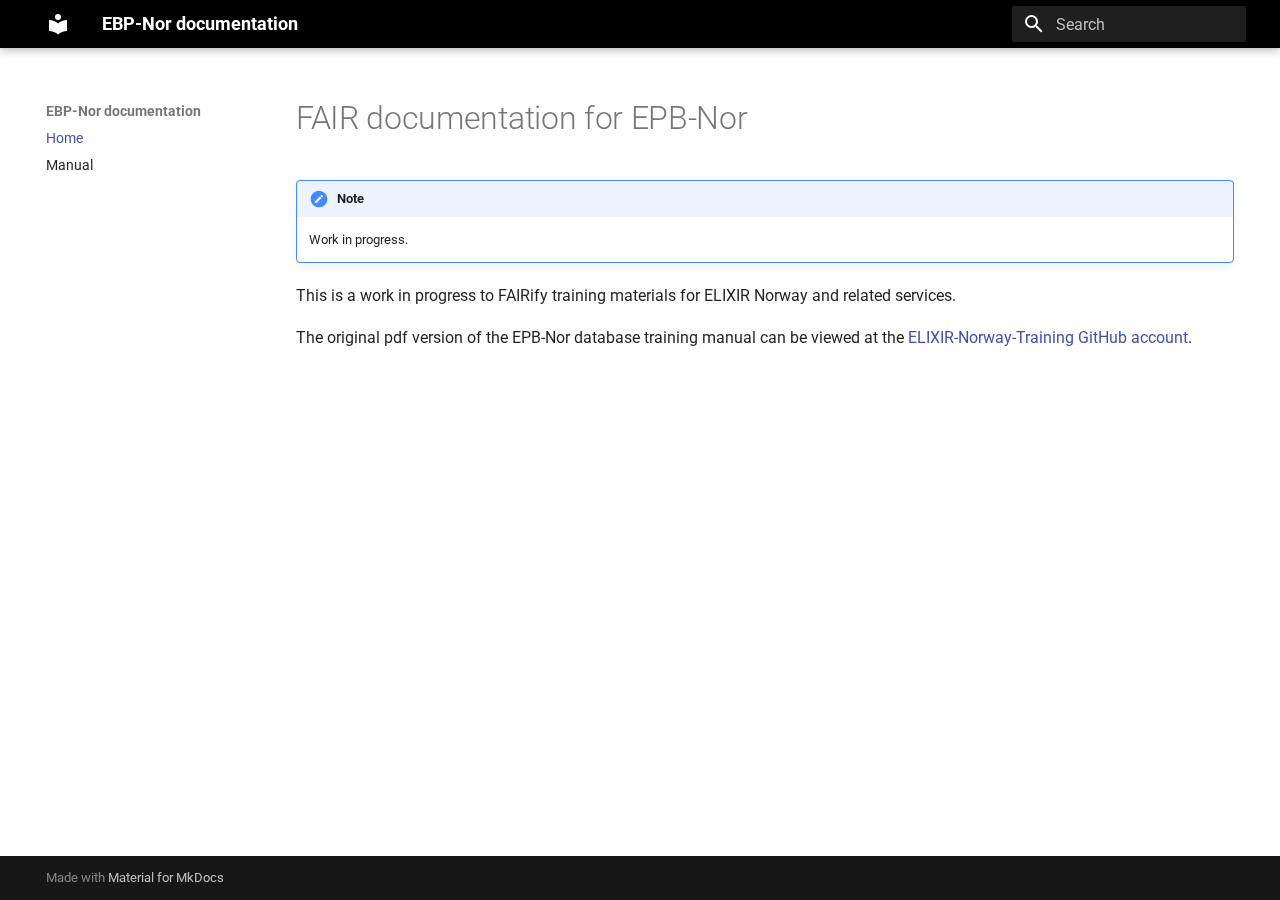
<file: site/index.html>
<!doctype html>
<html lang="en" class="no-js">
  <head>
    
      <meta charset="utf-8">
      <meta name="viewport" content="width=device-width,initial-scale=1">
      
      
      
        <link rel="canonical" href="https://erincalhoun.github.io/ebp-nor-manual/">
      
      
      
        <link rel="next" href="manual/">
      
      <link rel="icon" href="assets/images/favicon.png">
      <meta name="generator" content="mkdocs-1.4.3, mkdocs-material-9.1.6">
    
    
      
        <title>EBP-Nor documentation</title>
      
    
    
      <link rel="stylesheet" href="assets/stylesheets/main.ded33207.min.css">
      
        
        <link rel="stylesheet" href="assets/stylesheets/palette.a0c5b2b5.min.css">
      
      

    
    
    
      
        
        
        <link rel="preconnect" href="https://fonts.gstatic.com" crossorigin>
        <link rel="stylesheet" href="https://fonts.googleapis.com/css?family=Roboto:300,300i,400,400i,700,700i%7CRoboto+Mono:400,400i,700,700i&display=fallback">
        <style>:root{--md-text-font:"Roboto";--md-code-font:"Roboto Mono"}</style>
      
    
    
      <link rel="stylesheet" href="css/custom.css">
    
    <script>__md_scope=new URL(".",location),__md_hash=e=>[...e].reduce((e,_)=>(e<<5)-e+_.charCodeAt(0),0),__md_get=(e,_=localStorage,t=__md_scope)=>JSON.parse(_.getItem(t.pathname+"."+e)),__md_set=(e,_,t=localStorage,a=__md_scope)=>{try{t.setItem(a.pathname+"."+e,JSON.stringify(_))}catch(e){}}</script>
    
      

    
    
    
  </head>
  
  
    
    
    
    
    
    <body dir="ltr" data-md-color-scheme="default" data-md-color-primary="black" data-md-color-accent="custom">
  
    
    
    <input class="md-toggle" data-md-toggle="drawer" type="checkbox" id="__drawer" autocomplete="off">
    <input class="md-toggle" data-md-toggle="search" type="checkbox" id="__search" autocomplete="off">
    <label class="md-overlay" for="__drawer"></label>
    <div data-md-component="skip">
      
        
        <a href="#fair-documentation-for-epb-nor" class="md-skip">
          Skip to content
        </a>
      
    </div>
    <div data-md-component="announce">
      
    </div>
    
    
      

  

<header class="md-header md-header--shadow" data-md-component="header">
  <nav class="md-header__inner md-grid" aria-label="Header">
    <a href="." title="EBP-Nor documentation" class="md-header__button md-logo" aria-label="EBP-Nor documentation" data-md-component="logo">
      
  
  <svg xmlns="http://www.w3.org/2000/svg" viewBox="0 0 24 24"><path d="M12 8a3 3 0 0 0 3-3 3 3 0 0 0-3-3 3 3 0 0 0-3 3 3 3 0 0 0 3 3m0 3.54C9.64 9.35 6.5 8 3 8v11c3.5 0 6.64 1.35 9 3.54 2.36-2.19 5.5-3.54 9-3.54V8c-3.5 0-6.64 1.35-9 3.54Z"/></svg>

    </a>
    <label class="md-header__button md-icon" for="__drawer">
      <svg xmlns="http://www.w3.org/2000/svg" viewBox="0 0 24 24"><path d="M3 6h18v2H3V6m0 5h18v2H3v-2m0 5h18v2H3v-2Z"/></svg>
    </label>
    <div class="md-header__title" data-md-component="header-title">
      <div class="md-header__ellipsis">
        <div class="md-header__topic">
          <span class="md-ellipsis">
            EBP-Nor documentation
          </span>
        </div>
        <div class="md-header__topic" data-md-component="header-topic">
          <span class="md-ellipsis">
            
              Home
            
          </span>
        </div>
      </div>
    </div>
    
    
    
      <label class="md-header__button md-icon" for="__search">
        <svg xmlns="http://www.w3.org/2000/svg" viewBox="0 0 24 24"><path d="M9.5 3A6.5 6.5 0 0 1 16 9.5c0 1.61-.59 3.09-1.56 4.23l.27.27h.79l5 5-1.5 1.5-5-5v-.79l-.27-.27A6.516 6.516 0 0 1 9.5 16 6.5 6.5 0 0 1 3 9.5 6.5 6.5 0 0 1 9.5 3m0 2C7 5 5 7 5 9.5S7 14 9.5 14 14 12 14 9.5 12 5 9.5 5Z"/></svg>
      </label>
      <div class="md-search" data-md-component="search" role="dialog">
  <label class="md-search__overlay" for="__search"></label>
  <div class="md-search__inner" role="search">
    <form class="md-search__form" name="search">
      <input type="text" class="md-search__input" name="query" aria-label="Search" placeholder="Search" autocapitalize="off" autocorrect="off" autocomplete="off" spellcheck="false" data-md-component="search-query" required>
      <label class="md-search__icon md-icon" for="__search">
        <svg xmlns="http://www.w3.org/2000/svg" viewBox="0 0 24 24"><path d="M9.5 3A6.5 6.5 0 0 1 16 9.5c0 1.61-.59 3.09-1.56 4.23l.27.27h.79l5 5-1.5 1.5-5-5v-.79l-.27-.27A6.516 6.516 0 0 1 9.5 16 6.5 6.5 0 0 1 3 9.5 6.5 6.5 0 0 1 9.5 3m0 2C7 5 5 7 5 9.5S7 14 9.5 14 14 12 14 9.5 12 5 9.5 5Z"/></svg>
        <svg xmlns="http://www.w3.org/2000/svg" viewBox="0 0 24 24"><path d="M20 11v2H8l5.5 5.5-1.42 1.42L4.16 12l7.92-7.92L13.5 5.5 8 11h12Z"/></svg>
      </label>
      <nav class="md-search__options" aria-label="Search">
        
        <button type="reset" class="md-search__icon md-icon" title="Clear" aria-label="Clear" tabindex="-1">
          <svg xmlns="http://www.w3.org/2000/svg" viewBox="0 0 24 24"><path d="M19 6.41 17.59 5 12 10.59 6.41 5 5 6.41 10.59 12 5 17.59 6.41 19 12 13.41 17.59 19 19 17.59 13.41 12 19 6.41Z"/></svg>
        </button>
      </nav>
      
    </form>
    <div class="md-search__output">
      <div class="md-search__scrollwrap" data-md-scrollfix>
        <div class="md-search-result" data-md-component="search-result">
          <div class="md-search-result__meta">
            Initializing search
          </div>
          <ol class="md-search-result__list" role="presentation"></ol>
        </div>
      </div>
    </div>
  </div>
</div>
    
    
  </nav>
  
</header>
    
    <div class="md-container" data-md-component="container">
      
      
        
          
        
      
      <main class="md-main" data-md-component="main">
        <div class="md-main__inner md-grid">
          
            
              
              <div class="md-sidebar md-sidebar--primary" data-md-component="sidebar" data-md-type="navigation" >
                <div class="md-sidebar__scrollwrap">
                  <div class="md-sidebar__inner">
                    


  

<nav class="md-nav md-nav--primary md-nav--integrated" aria-label="Navigation" data-md-level="0">
  <label class="md-nav__title" for="__drawer">
    <a href="." title="EBP-Nor documentation" class="md-nav__button md-logo" aria-label="EBP-Nor documentation" data-md-component="logo">
      
  
  <svg xmlns="http://www.w3.org/2000/svg" viewBox="0 0 24 24"><path d="M12 8a3 3 0 0 0 3-3 3 3 0 0 0-3-3 3 3 0 0 0-3 3 3 3 0 0 0 3 3m0 3.54C9.64 9.35 6.5 8 3 8v11c3.5 0 6.64 1.35 9 3.54 2.36-2.19 5.5-3.54 9-3.54V8c-3.5 0-6.64 1.35-9 3.54Z"/></svg>

    </a>
    EBP-Nor documentation
  </label>
  
  <ul class="md-nav__list" data-md-scrollfix>
    
      
      
      

  
  
    
  
  
    <li class="md-nav__item md-nav__item--active">
      
      <input class="md-nav__toggle md-toggle" type="checkbox" id="__toc">
      
      
        
      
      
      <a href="." class="md-nav__link md-nav__link--active">
        Home
      </a>
      
    </li>
  

    
      
      
      

  
  
  
    <li class="md-nav__item">
      <a href="manual/" class="md-nav__link">
        Manual
      </a>
    </li>
  

    
  </ul>
</nav>
                  </div>
                </div>
              </div>
            
            
          
          
            <div class="md-content" data-md-component="content">
              <article class="md-content__inner md-typeset">
                
                  


<h1 id="fair-documentation-for-epb-nor">FAIR documentation for EPB-Nor</h1>
<div class="admonition note">
<p class="admonition-title">Note</p>
<p>Work in progress.</p>
</div>
<p>This is a work in progress to FAIRify training materials for ELIXIR Norway and related services.</p>
<p>The original pdf version of the EPB-Nor database training manual can be viewed at the <a href="https://github.com/ELIXIR-Norway-Training/manuals/blob/main/databases/manual-db-EBP-Nor.pdf">ELIXIR-Norway-Training GitHub account</a>.</p>





                
              </article>
            </div>
          
          
        </div>
        
          <button type="button" class="md-top md-icon" data-md-component="top" hidden>
            <svg xmlns="http://www.w3.org/2000/svg" viewBox="0 0 24 24"><path d="M13 20h-2V8l-5.5 5.5-1.42-1.42L12 4.16l7.92 7.92-1.42 1.42L13 8v12Z"/></svg>
            Back to top
          </button>
        
      </main>
      
        <footer class="md-footer">
  
  <div class="md-footer-meta md-typeset">
    <div class="md-footer-meta__inner md-grid">
      <div class="md-copyright">
  
  
    Made with
    <a href="https://squidfunk.github.io/mkdocs-material/" target="_blank" rel="noopener">
      Material for MkDocs
    </a>
  
</div>
      
    </div>
  </div>
</footer>
      
    </div>
    <div class="md-dialog" data-md-component="dialog">
      <div class="md-dialog__inner md-typeset"></div>
    </div>
    
    <script id="__config" type="application/json">{"base": ".", "features": ["navigation.sections", "navigation.top", "navigation.tracking", "toc.follow", "toc.integrate"], "search": "assets/javascripts/workers/search.208ed371.min.js", "translations": {"clipboard.copied": "Copied to clipboard", "clipboard.copy": "Copy to clipboard", "search.result.more.one": "1 more on this page", "search.result.more.other": "# more on this page", "search.result.none": "No matching documents", "search.result.one": "1 matching document", "search.result.other": "# matching documents", "search.result.placeholder": "Type to start searching", "search.result.term.missing": "Missing", "select.version": "Select version"}}</script>
    
    
      <script src="assets/javascripts/bundle.51198bba.min.js"></script>
      
    
  </body>
</html>
</file>
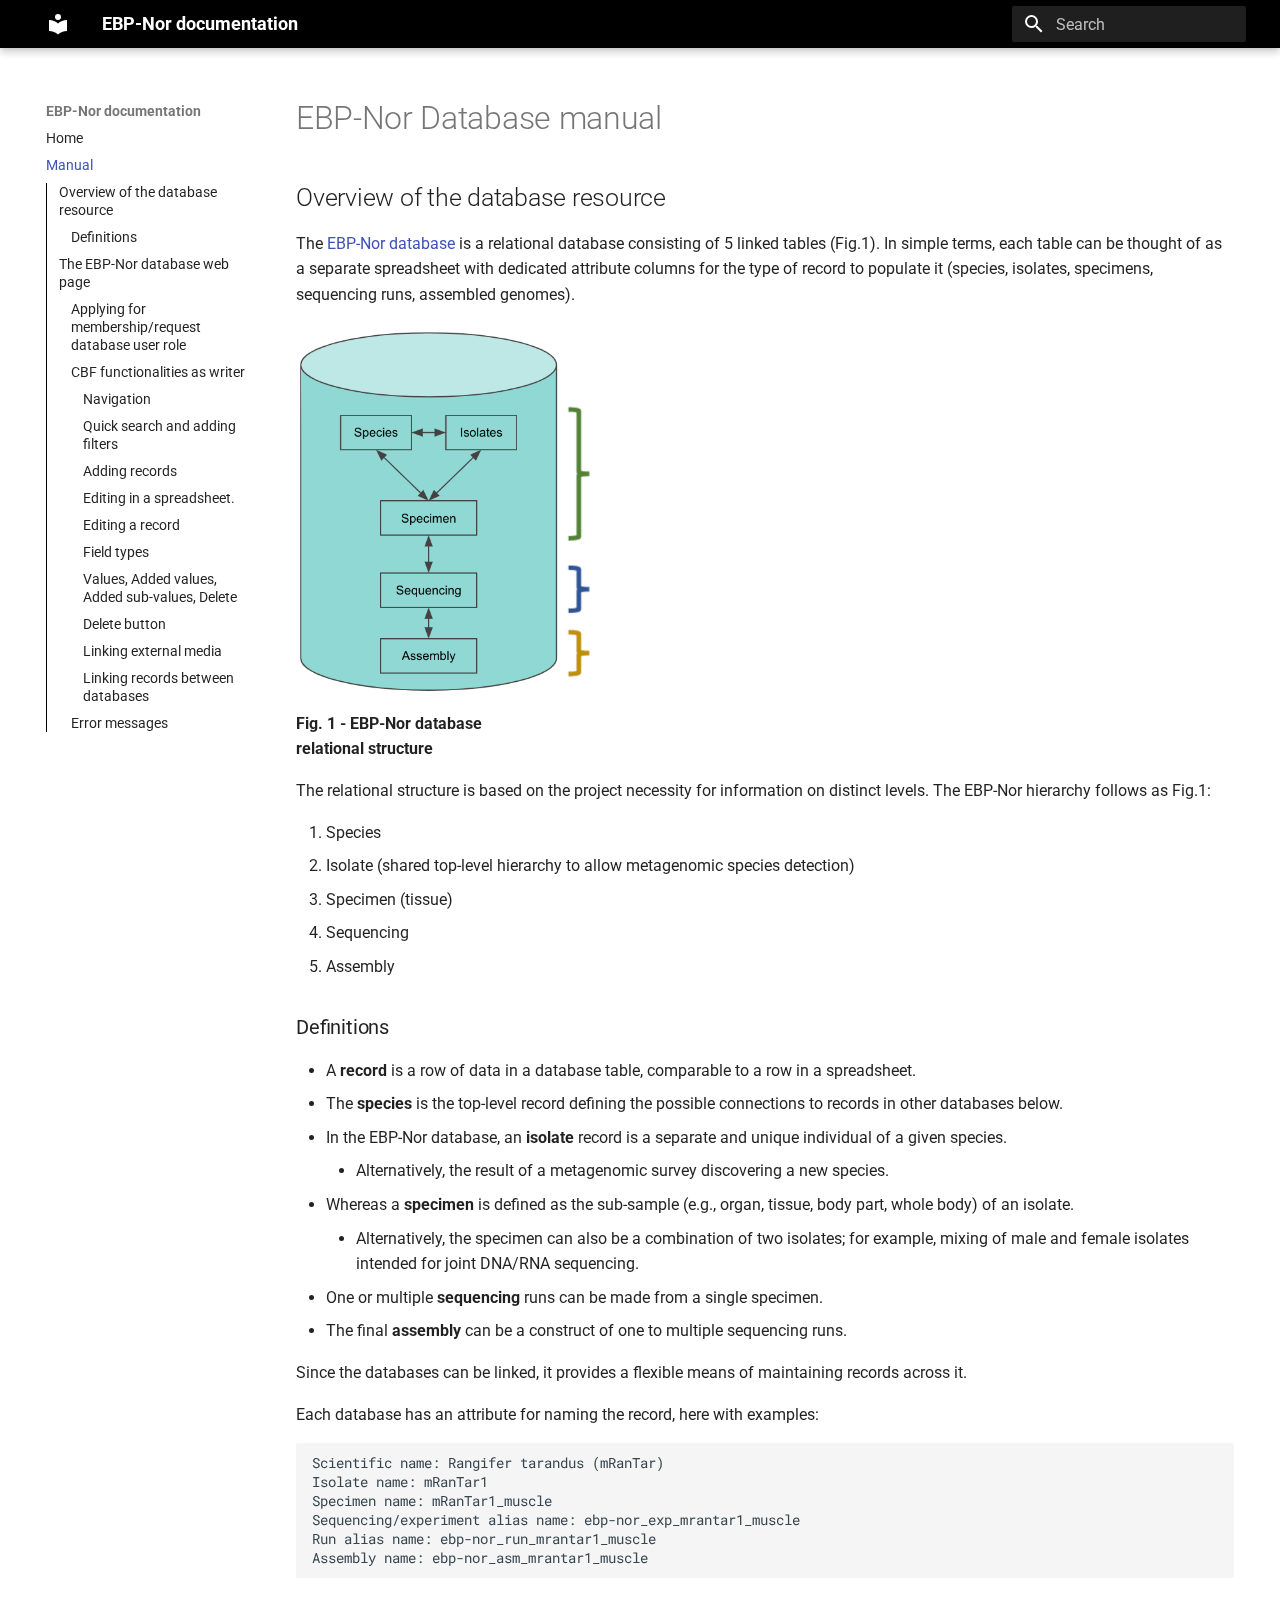
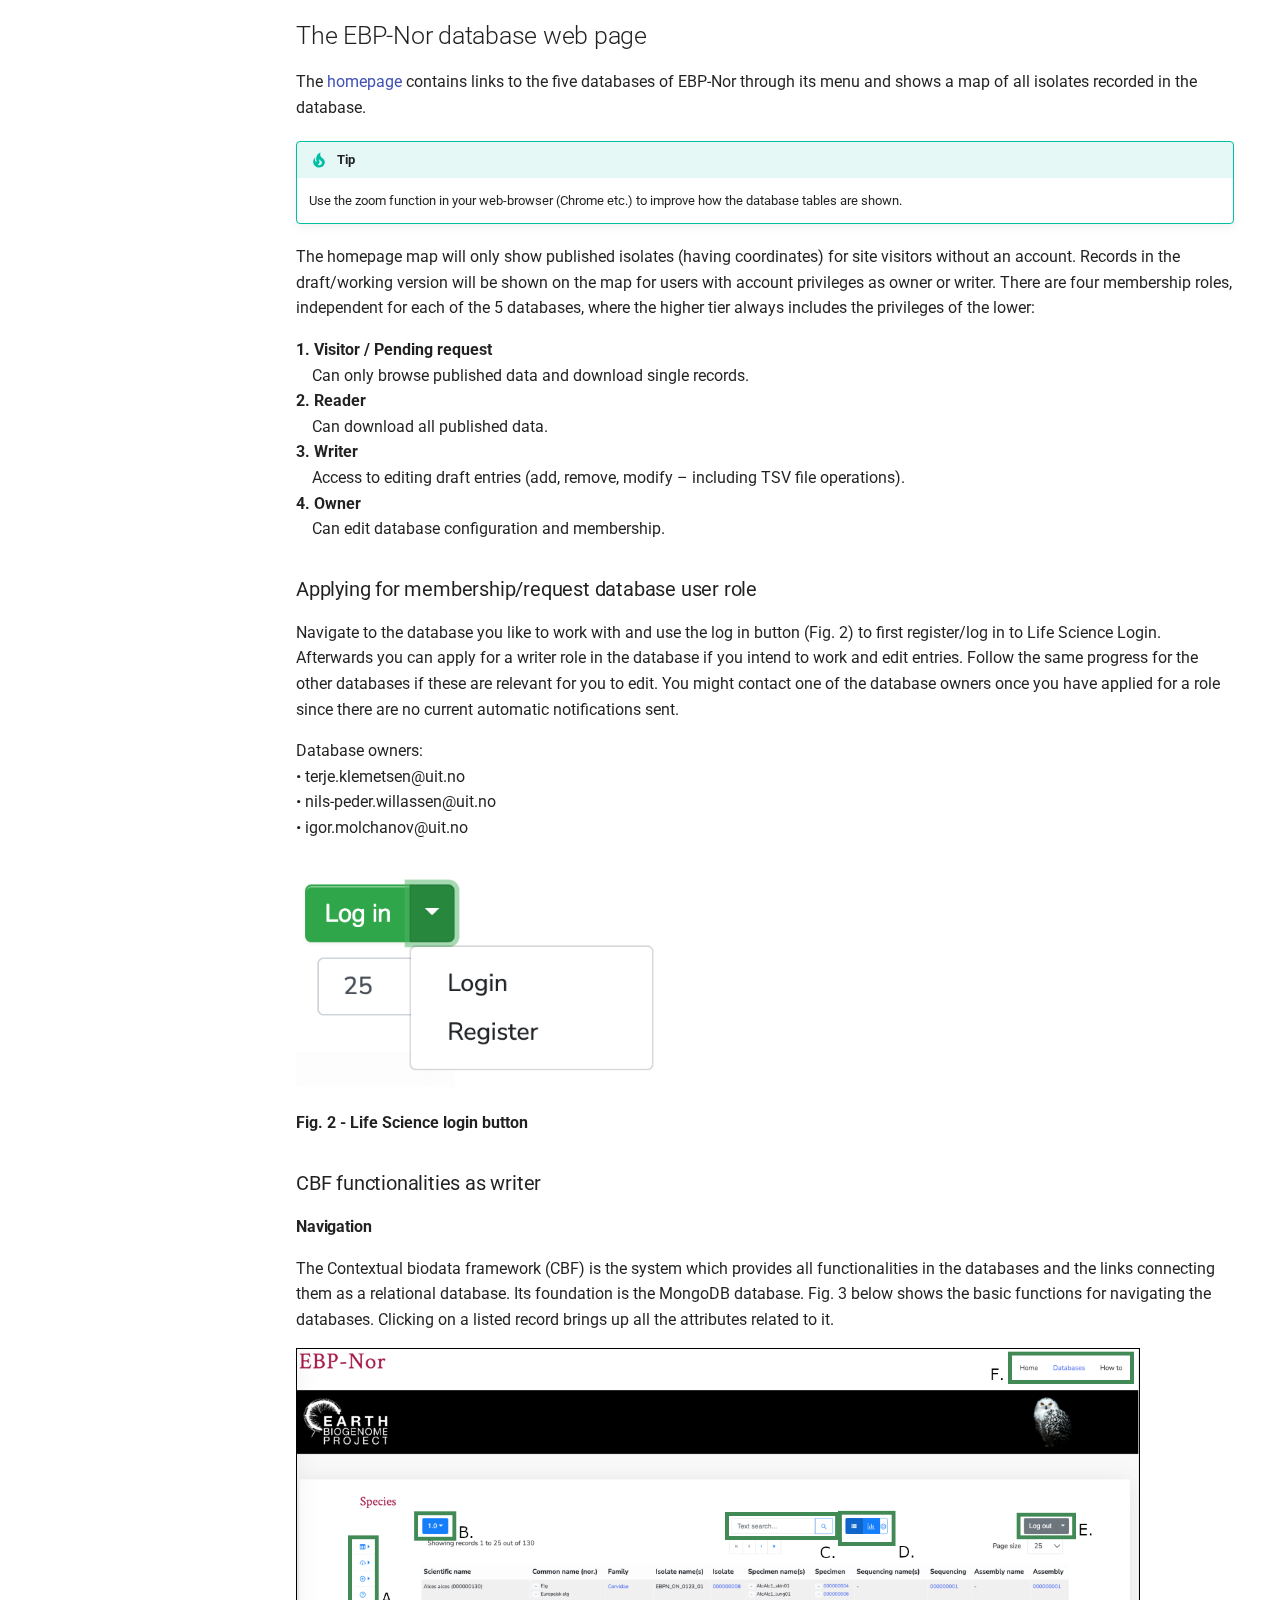
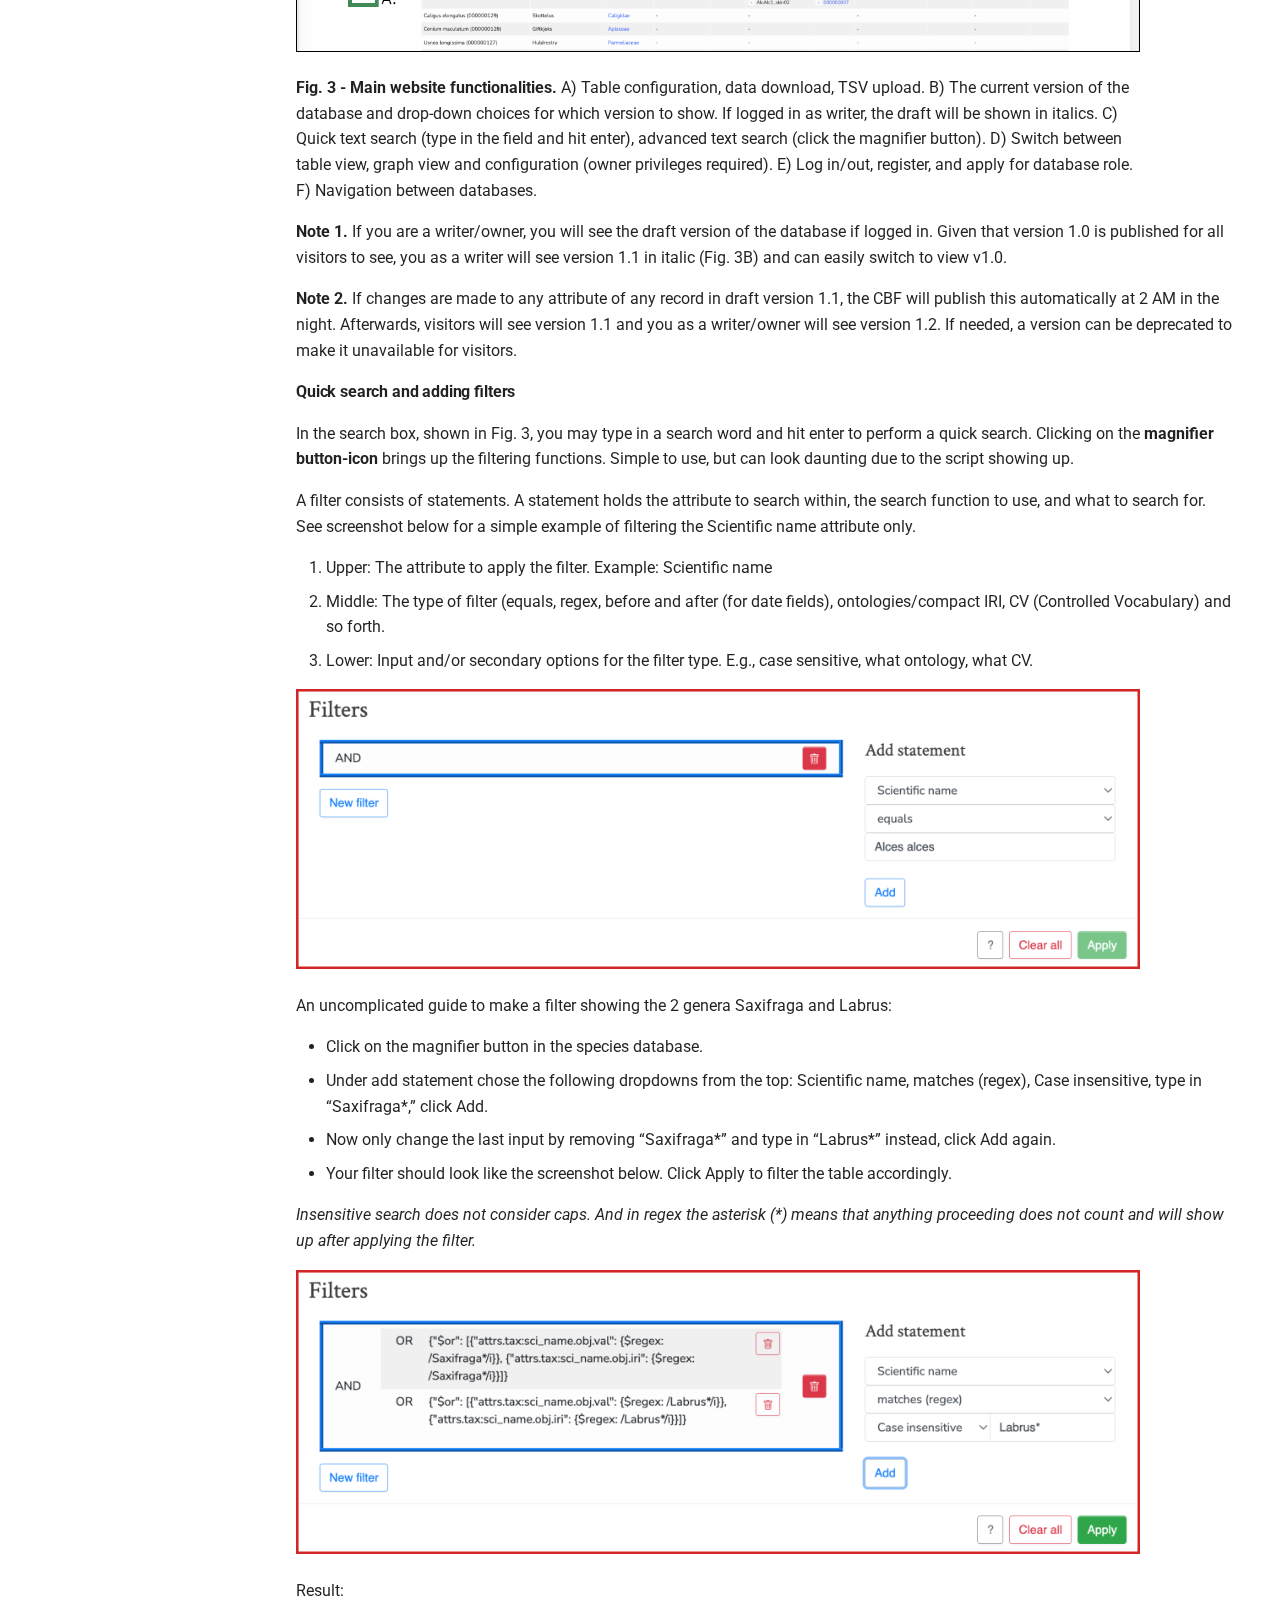
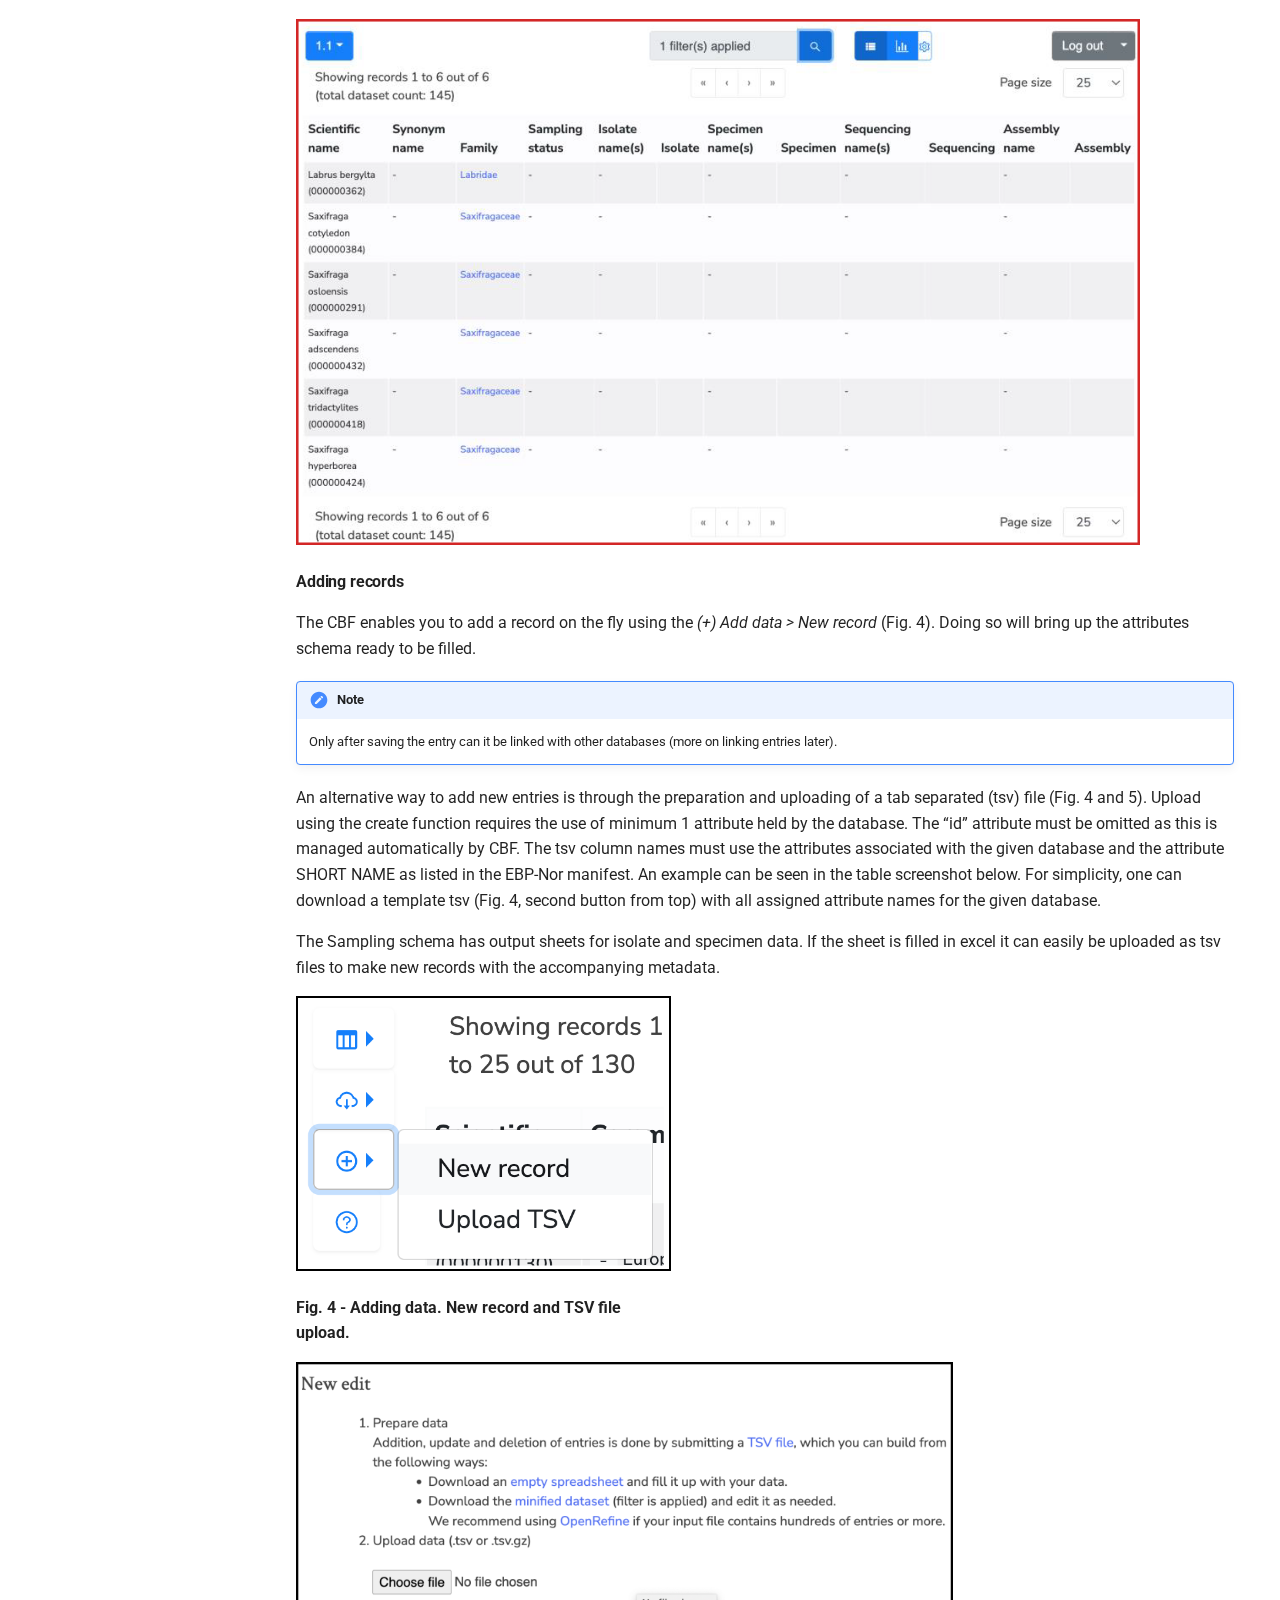
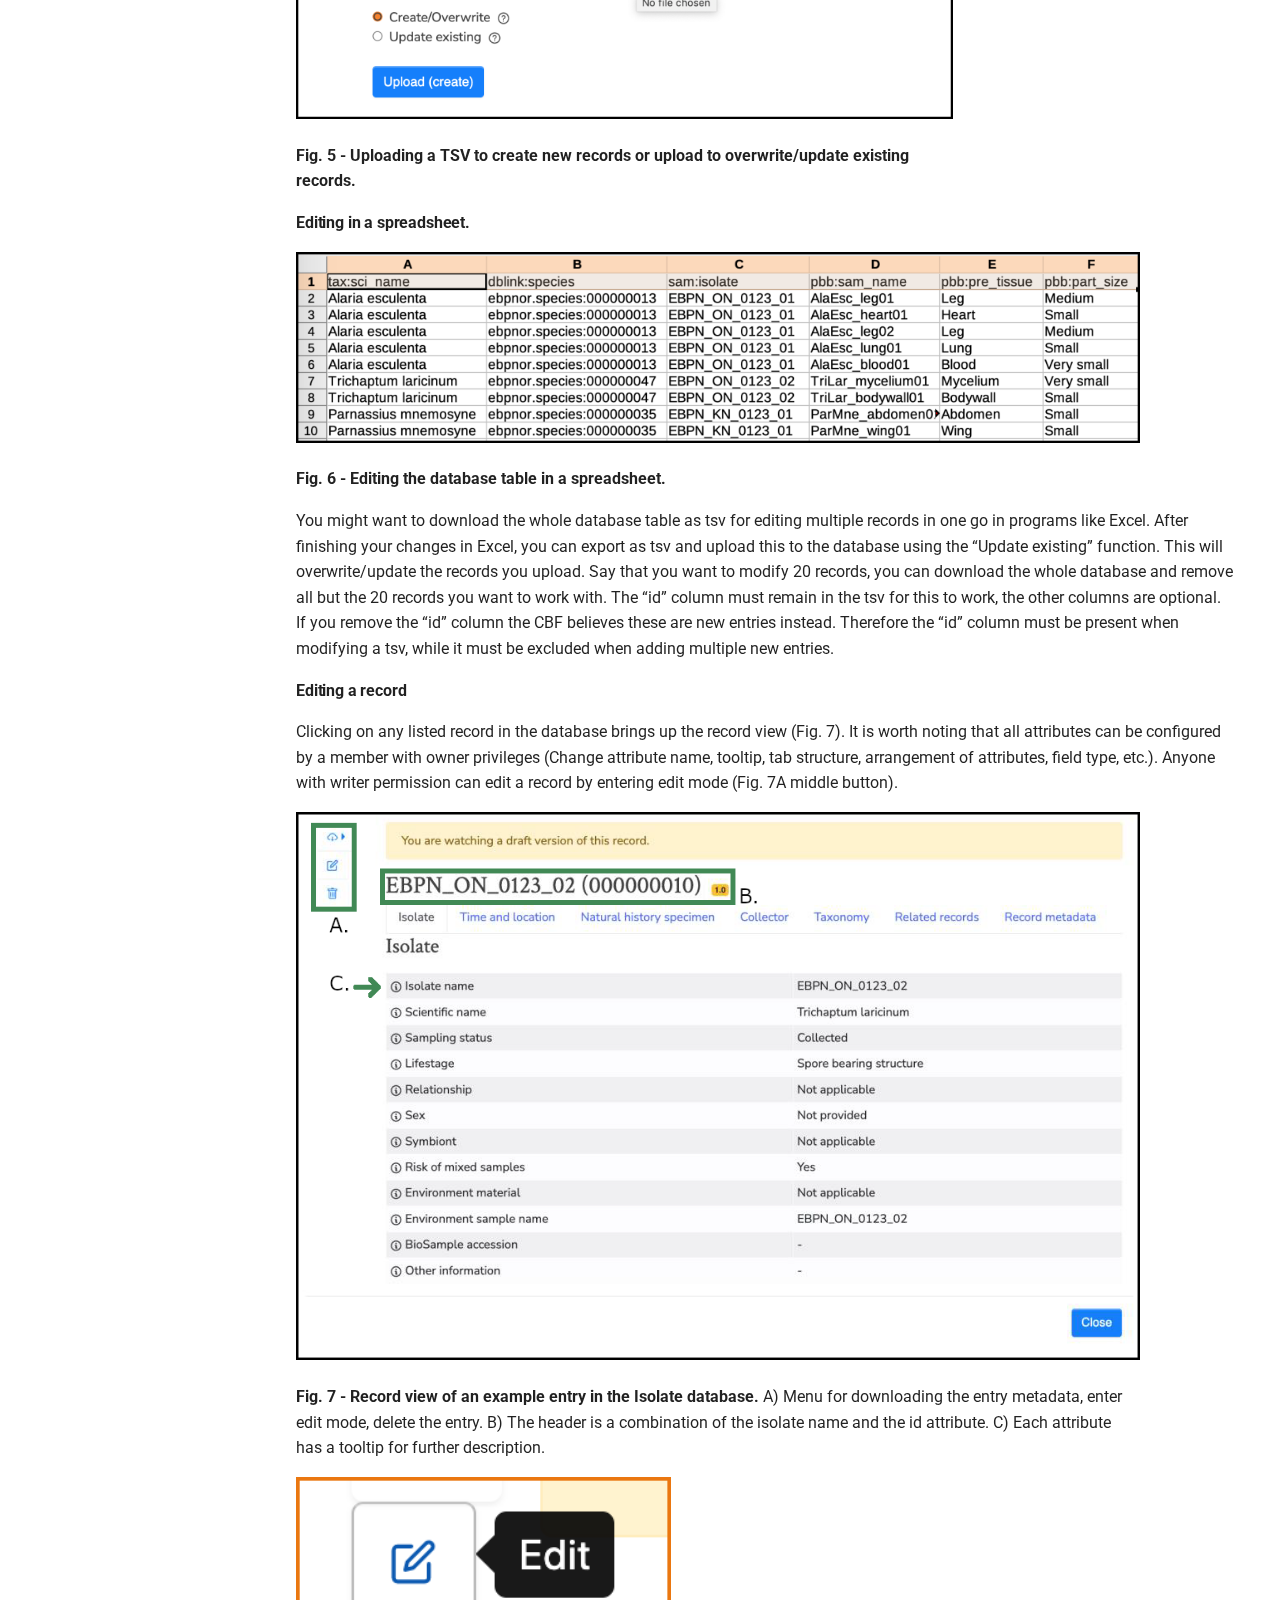
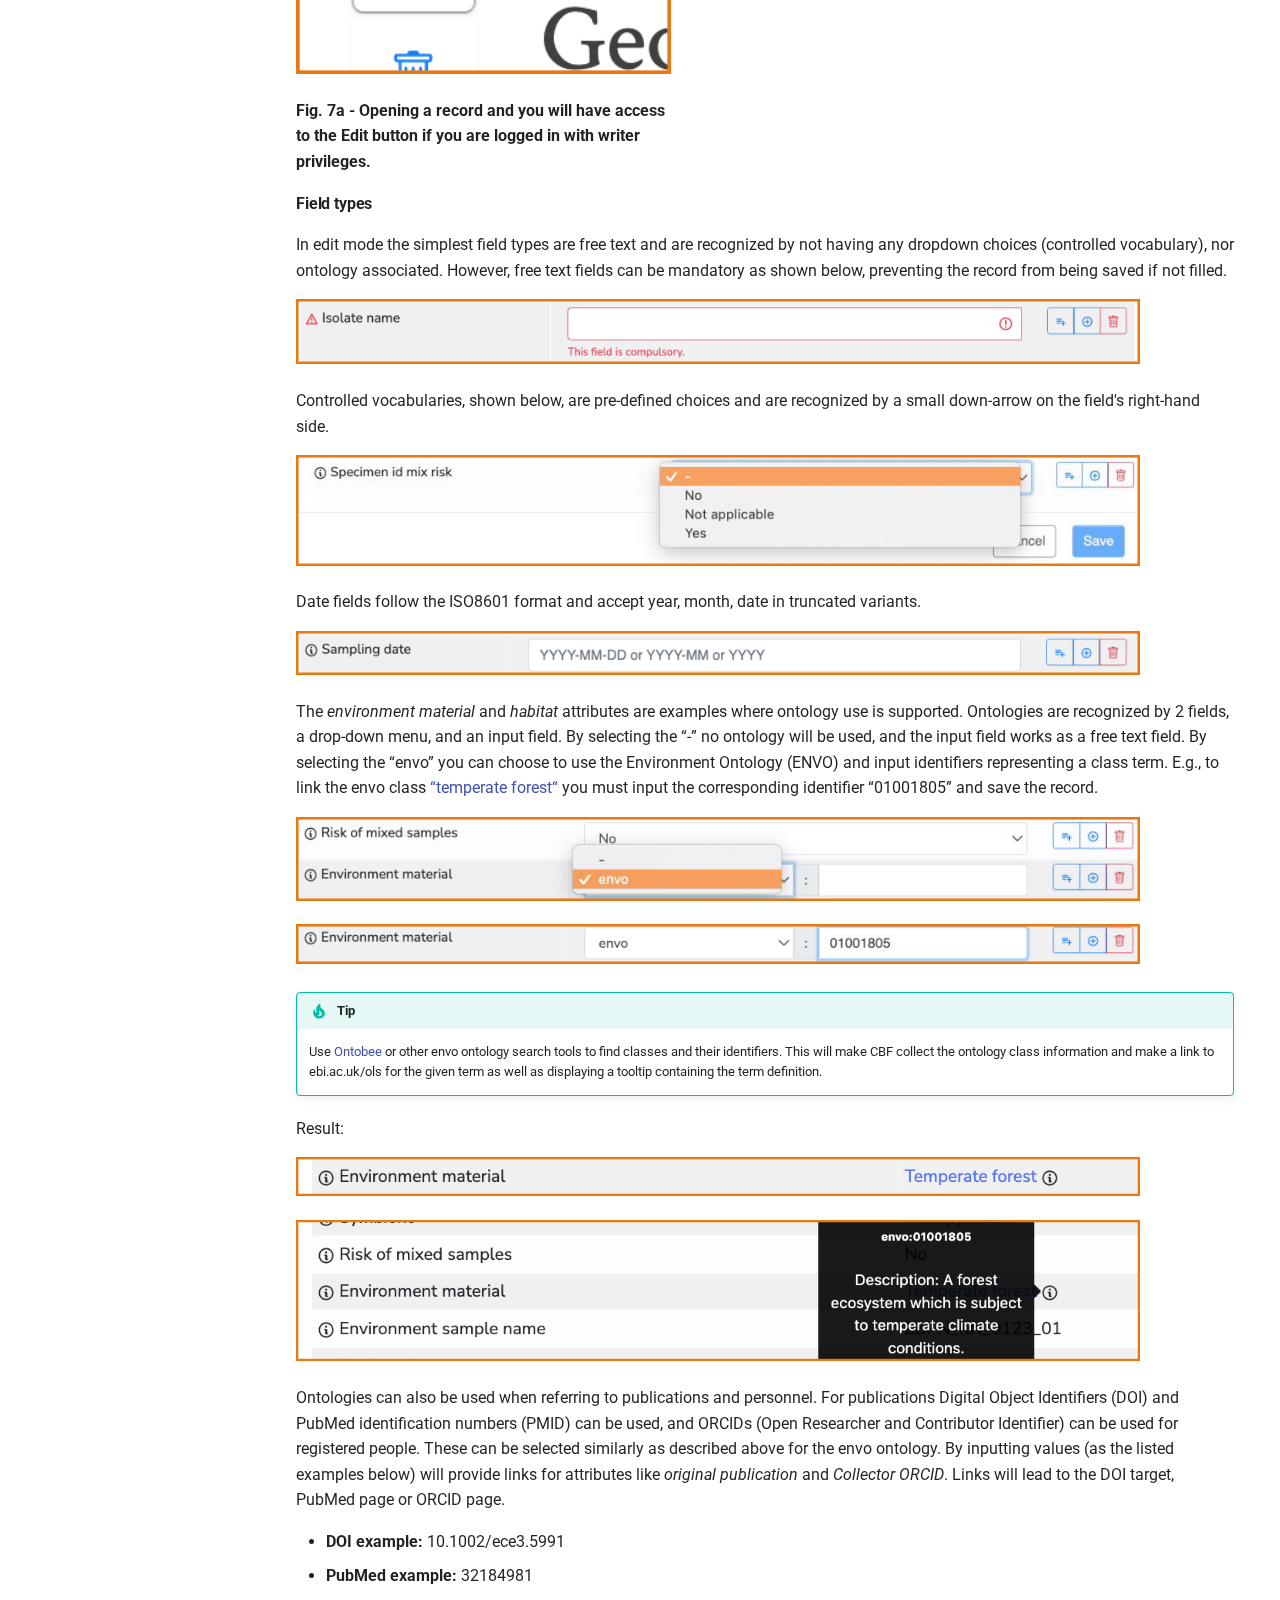
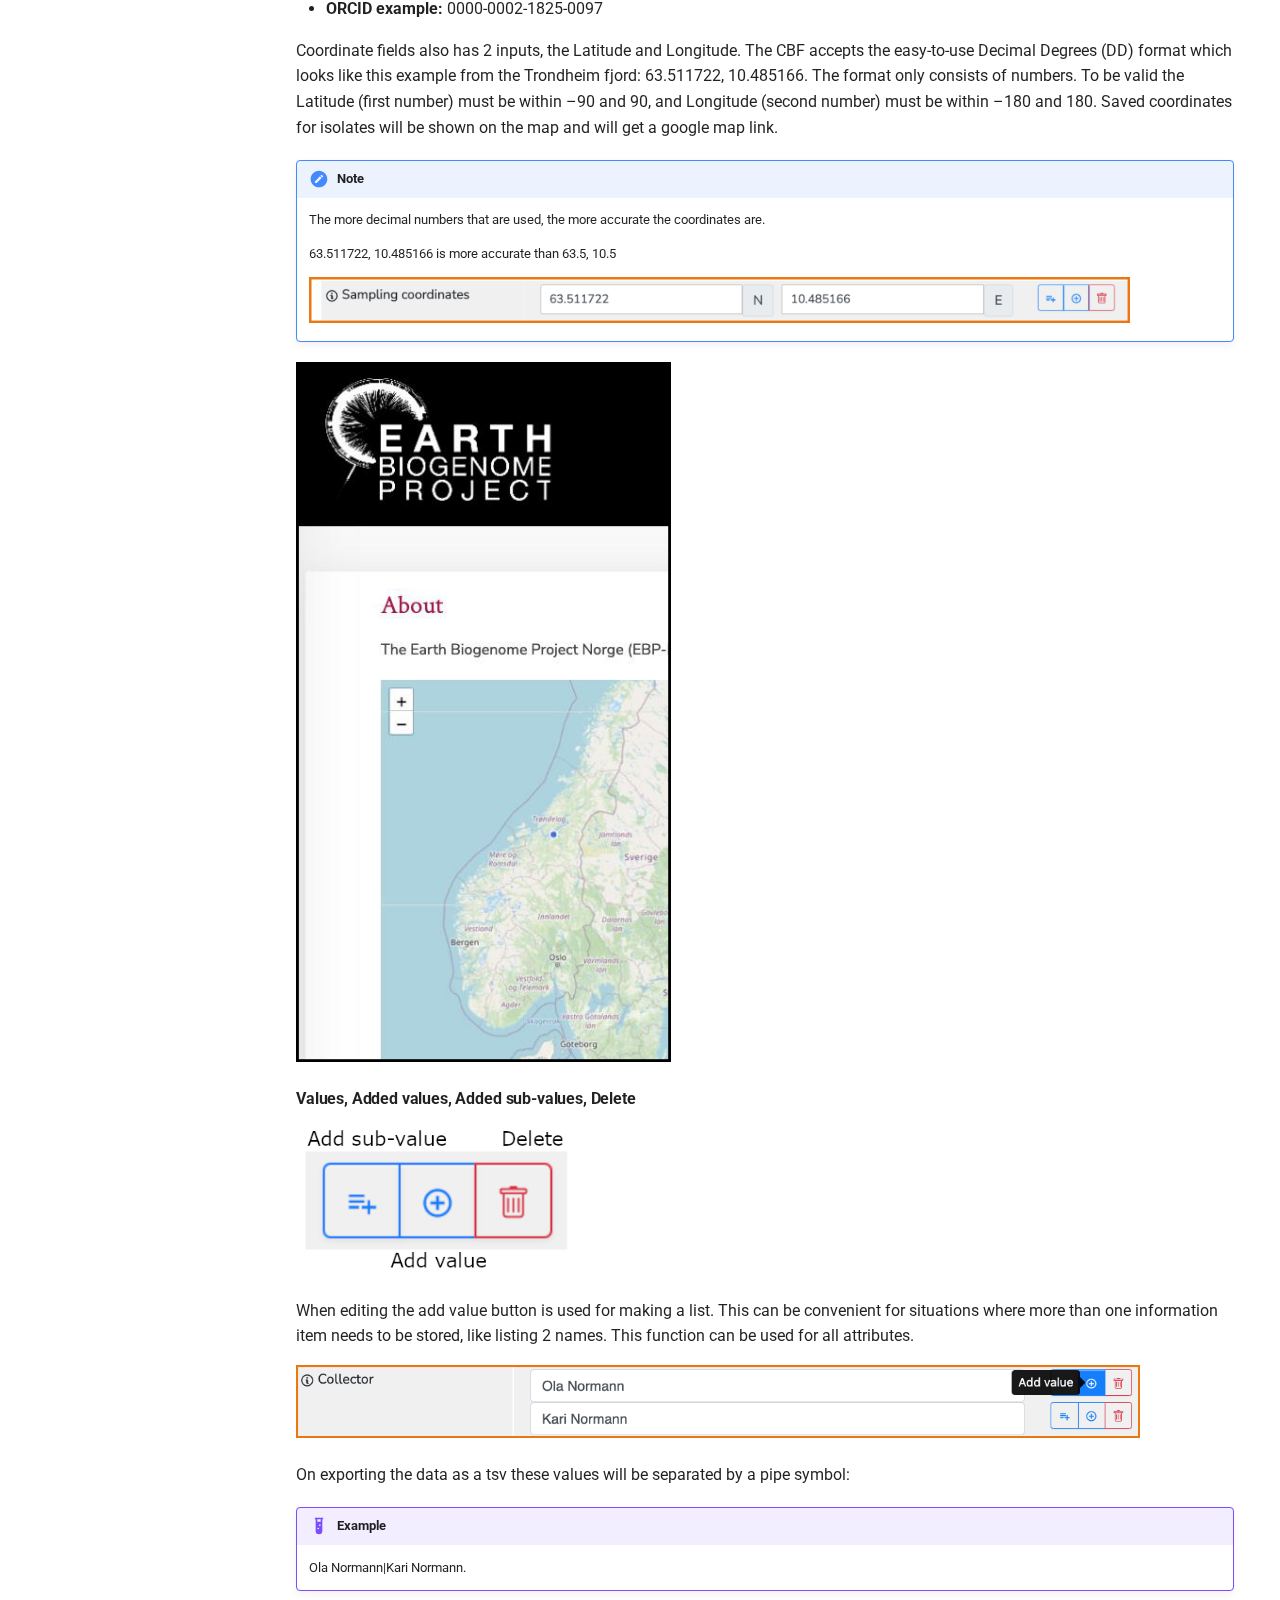
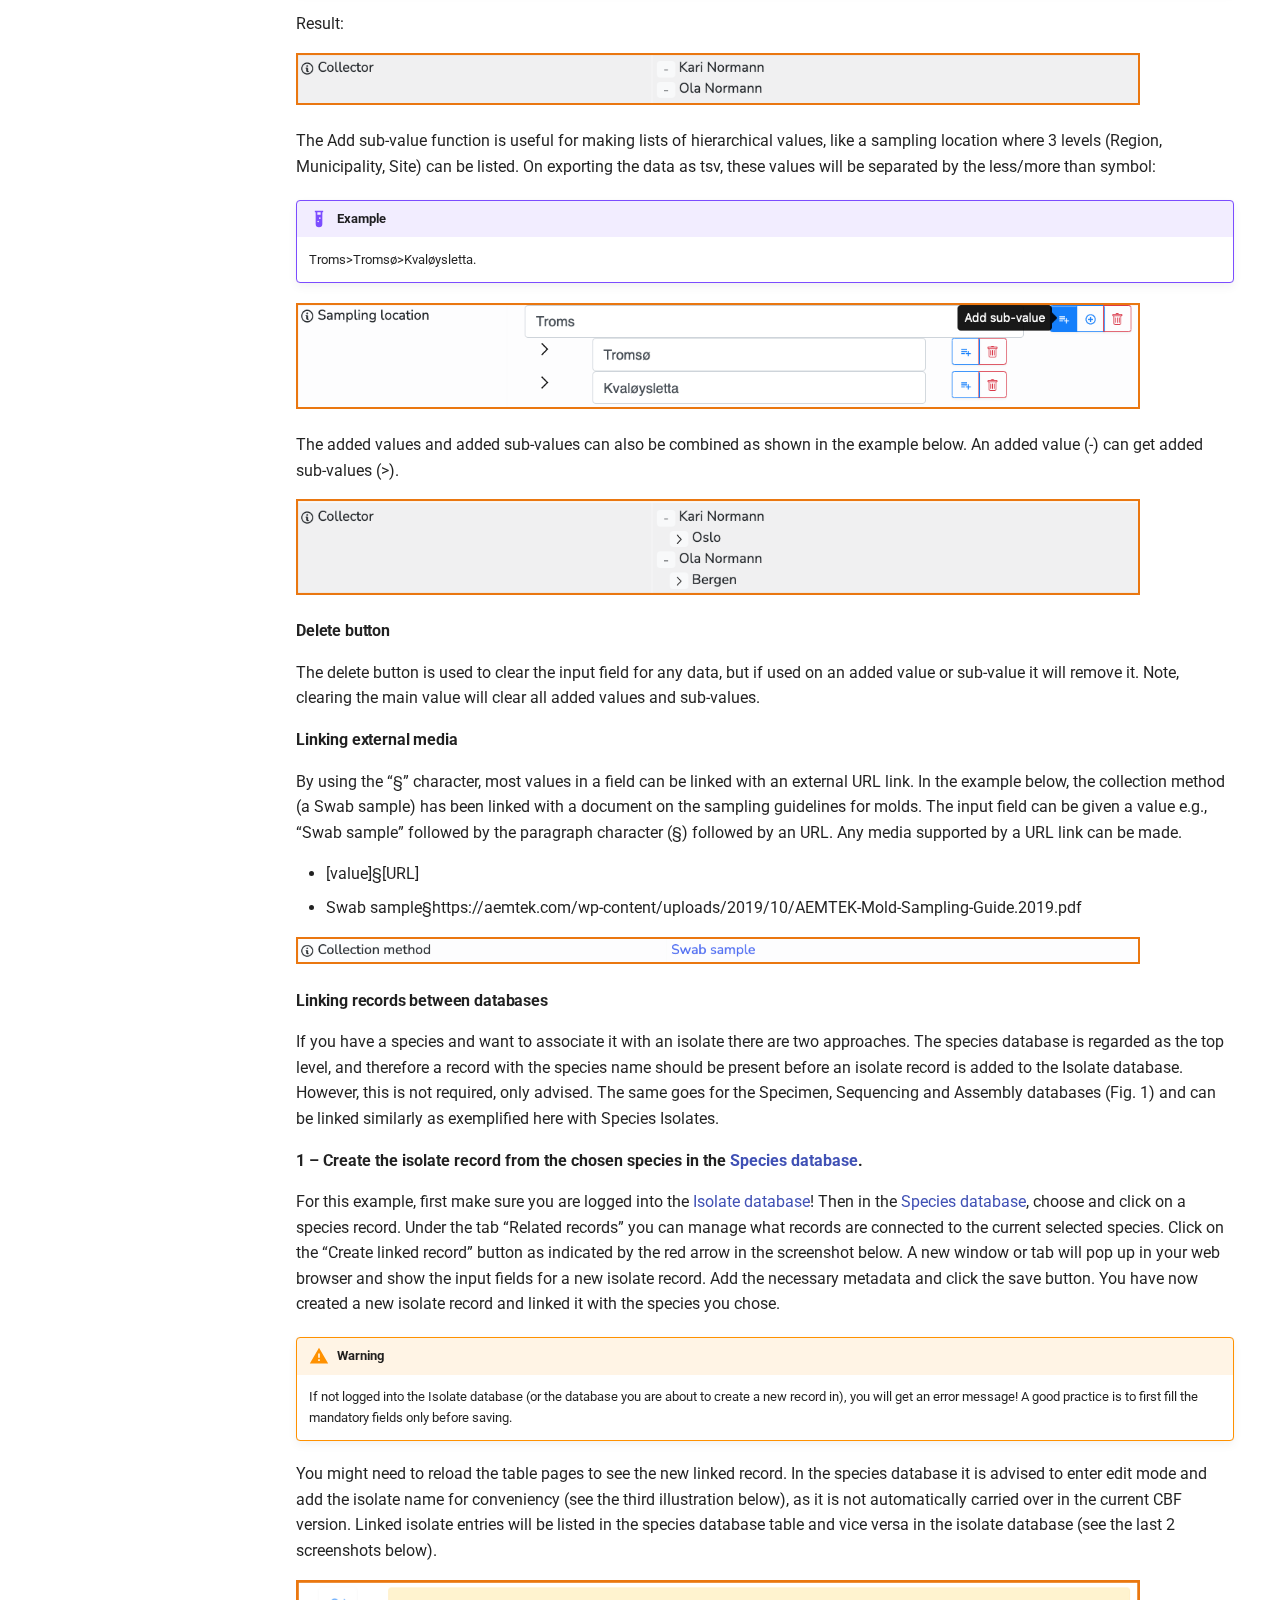
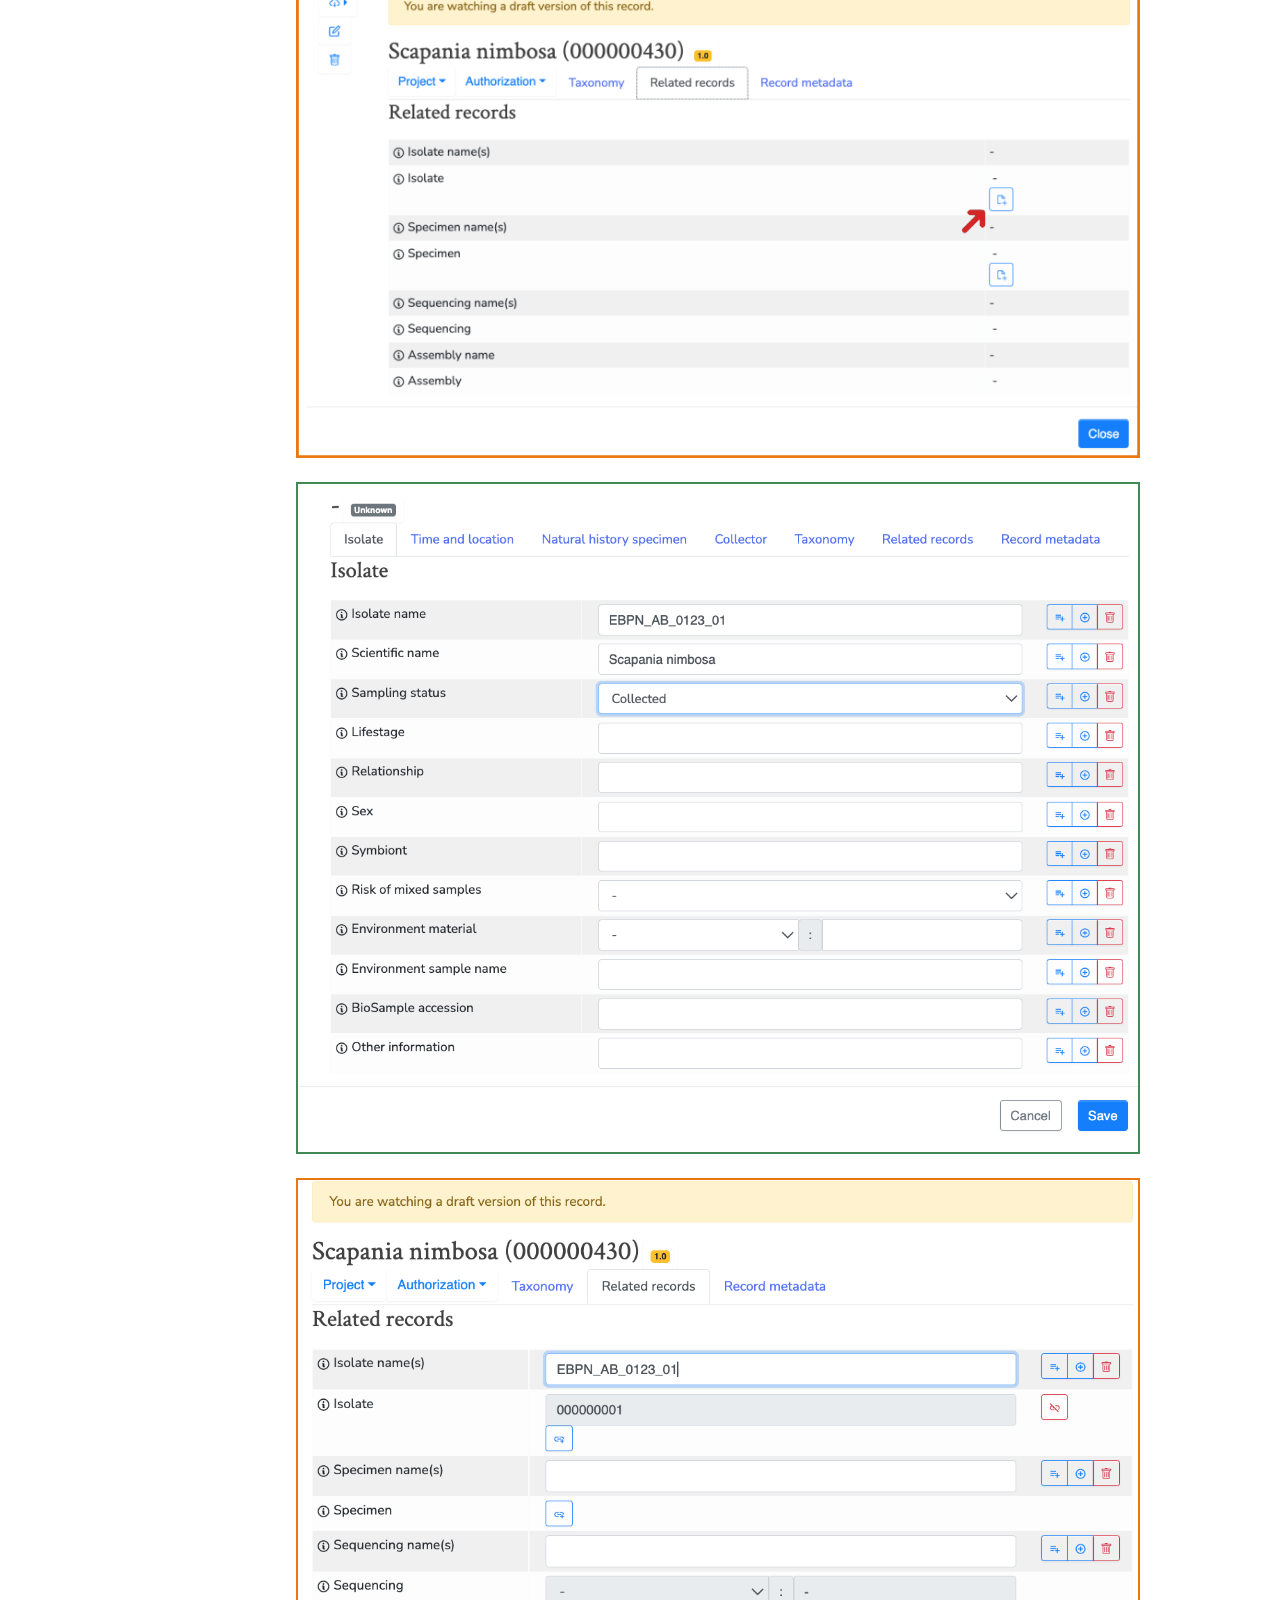
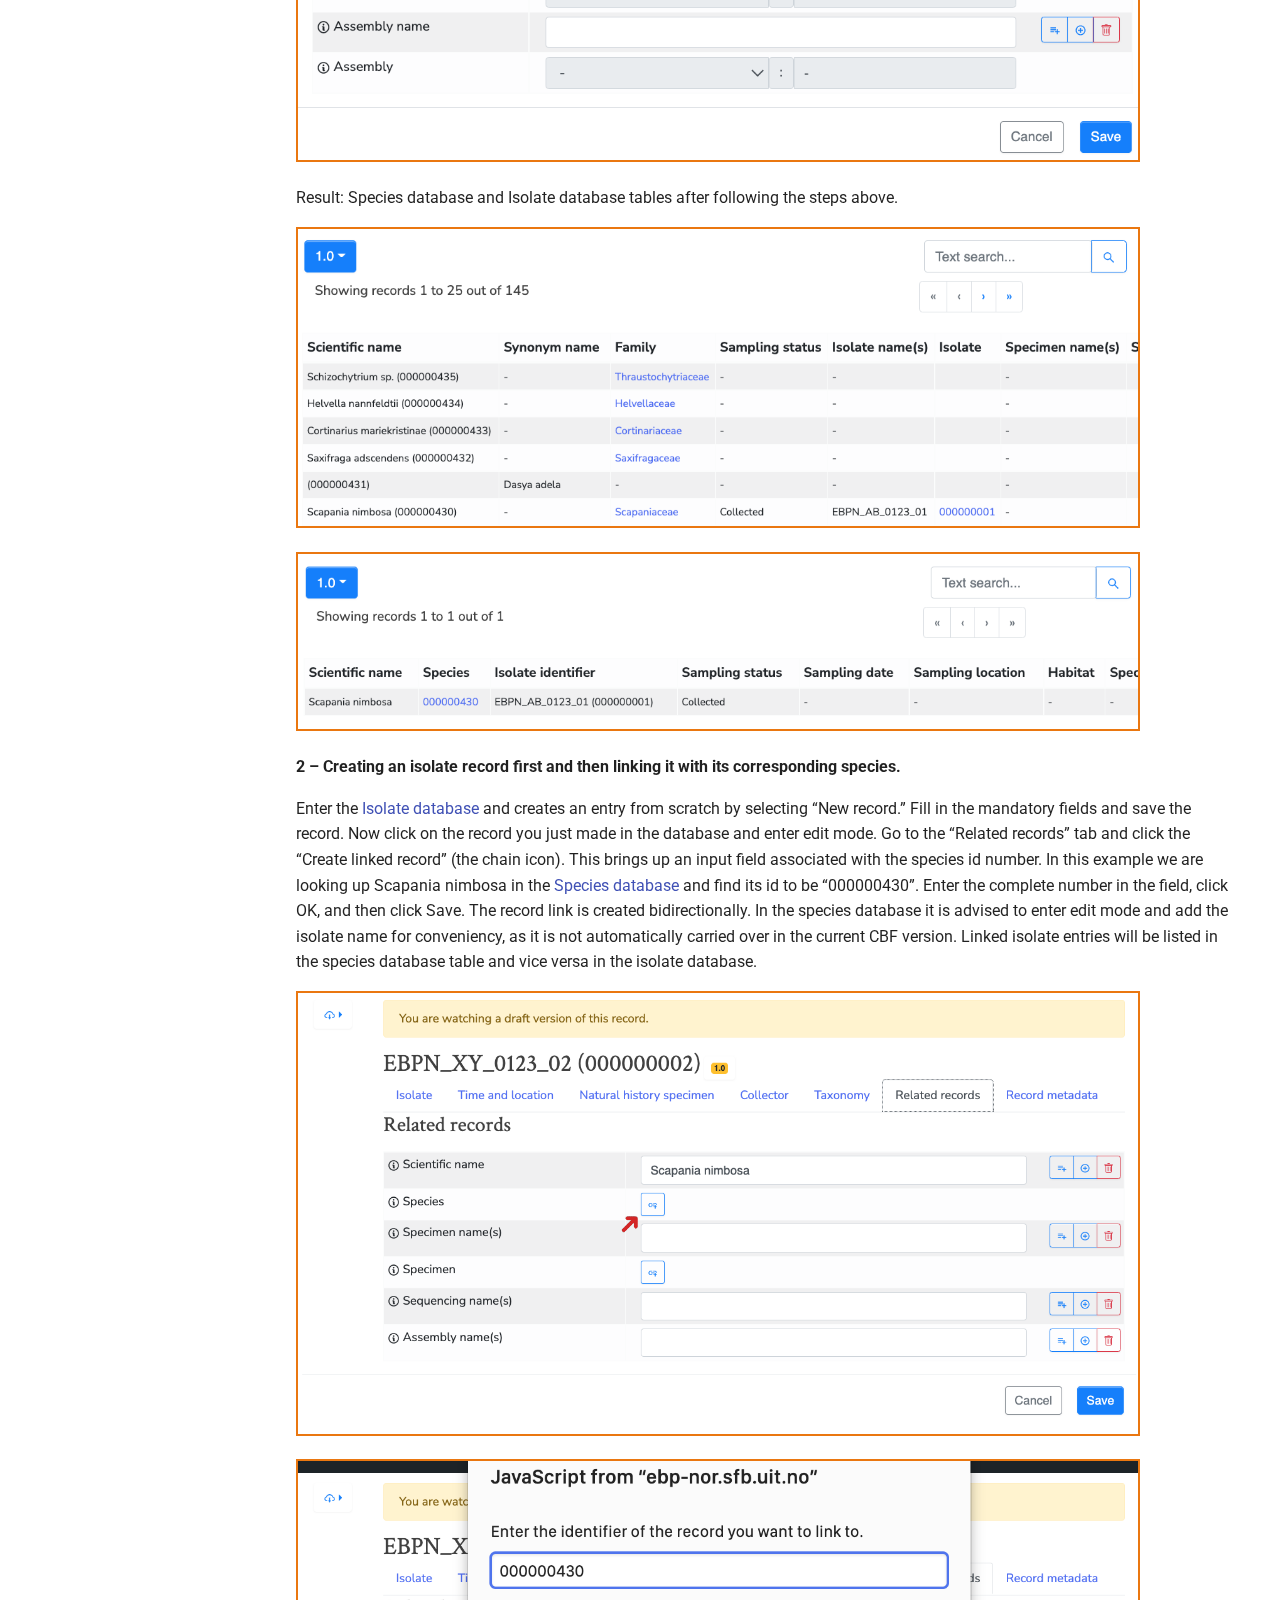
<file: site/manual/index.html>
<!doctype html>
<html lang="en" class="no-js">
  <head>
    
      <meta charset="utf-8">
      <meta name="viewport" content="width=device-width,initial-scale=1">
      
      
      
        <link rel="canonical" href="https://erincalhoun.github.io/ebp-nor-manual/manual/">
      
      
        <link rel="prev" href="..">
      
      
      <link rel="icon" href="../assets/images/favicon.png">
      <meta name="generator" content="mkdocs-1.4.3, mkdocs-material-9.1.6">
    
    
      
        <title>Manual - EBP-Nor documentation</title>
      
    
    
      <link rel="stylesheet" href="../assets/stylesheets/main.ded33207.min.css">
      
        
        <link rel="stylesheet" href="../assets/stylesheets/palette.a0c5b2b5.min.css">
      
      

    
    
    
      
        
        
        <link rel="preconnect" href="https://fonts.gstatic.com" crossorigin>
        <link rel="stylesheet" href="https://fonts.googleapis.com/css?family=Roboto:300,300i,400,400i,700,700i%7CRoboto+Mono:400,400i,700,700i&display=fallback">
        <style>:root{--md-text-font:"Roboto";--md-code-font:"Roboto Mono"}</style>
      
    
    
      <link rel="stylesheet" href="../css/custom.css">
    
    <script>__md_scope=new URL("..",location),__md_hash=e=>[...e].reduce((e,_)=>(e<<5)-e+_.charCodeAt(0),0),__md_get=(e,_=localStorage,t=__md_scope)=>JSON.parse(_.getItem(t.pathname+"."+e)),__md_set=(e,_,t=localStorage,a=__md_scope)=>{try{t.setItem(a.pathname+"."+e,JSON.stringify(_))}catch(e){}}</script>
    
      

    
    
    
  </head>
  
  
    
    
    
    
    
    <body dir="ltr" data-md-color-scheme="default" data-md-color-primary="black" data-md-color-accent="custom">
  
    
    
    <input class="md-toggle" data-md-toggle="drawer" type="checkbox" id="__drawer" autocomplete="off">
    <input class="md-toggle" data-md-toggle="search" type="checkbox" id="__search" autocomplete="off">
    <label class="md-overlay" for="__drawer"></label>
    <div data-md-component="skip">
      
        
        <a href="#ebp-nor-database-manual" class="md-skip">
          Skip to content
        </a>
      
    </div>
    <div data-md-component="announce">
      
    </div>
    
    
      

  

<header class="md-header md-header--shadow" data-md-component="header">
  <nav class="md-header__inner md-grid" aria-label="Header">
    <a href=".." title="EBP-Nor documentation" class="md-header__button md-logo" aria-label="EBP-Nor documentation" data-md-component="logo">
      
  
  <svg xmlns="http://www.w3.org/2000/svg" viewBox="0 0 24 24"><path d="M12 8a3 3 0 0 0 3-3 3 3 0 0 0-3-3 3 3 0 0 0-3 3 3 3 0 0 0 3 3m0 3.54C9.64 9.35 6.5 8 3 8v11c3.5 0 6.64 1.35 9 3.54 2.36-2.19 5.5-3.54 9-3.54V8c-3.5 0-6.64 1.35-9 3.54Z"/></svg>

    </a>
    <label class="md-header__button md-icon" for="__drawer">
      <svg xmlns="http://www.w3.org/2000/svg" viewBox="0 0 24 24"><path d="M3 6h18v2H3V6m0 5h18v2H3v-2m0 5h18v2H3v-2Z"/></svg>
    </label>
    <div class="md-header__title" data-md-component="header-title">
      <div class="md-header__ellipsis">
        <div class="md-header__topic">
          <span class="md-ellipsis">
            EBP-Nor documentation
          </span>
        </div>
        <div class="md-header__topic" data-md-component="header-topic">
          <span class="md-ellipsis">
            
              Manual
            
          </span>
        </div>
      </div>
    </div>
    
    
    
      <label class="md-header__button md-icon" for="__search">
        <svg xmlns="http://www.w3.org/2000/svg" viewBox="0 0 24 24"><path d="M9.5 3A6.5 6.5 0 0 1 16 9.5c0 1.61-.59 3.09-1.56 4.23l.27.27h.79l5 5-1.5 1.5-5-5v-.79l-.27-.27A6.516 6.516 0 0 1 9.5 16 6.5 6.5 0 0 1 3 9.5 6.5 6.5 0 0 1 9.5 3m0 2C7 5 5 7 5 9.5S7 14 9.5 14 14 12 14 9.5 12 5 9.5 5Z"/></svg>
      </label>
      <div class="md-search" data-md-component="search" role="dialog">
  <label class="md-search__overlay" for="__search"></label>
  <div class="md-search__inner" role="search">
    <form class="md-search__form" name="search">
      <input type="text" class="md-search__input" name="query" aria-label="Search" placeholder="Search" autocapitalize="off" autocorrect="off" autocomplete="off" spellcheck="false" data-md-component="search-query" required>
      <label class="md-search__icon md-icon" for="__search">
        <svg xmlns="http://www.w3.org/2000/svg" viewBox="0 0 24 24"><path d="M9.5 3A6.5 6.5 0 0 1 16 9.5c0 1.61-.59 3.09-1.56 4.23l.27.27h.79l5 5-1.5 1.5-5-5v-.79l-.27-.27A6.516 6.516 0 0 1 9.5 16 6.5 6.5 0 0 1 3 9.5 6.5 6.5 0 0 1 9.5 3m0 2C7 5 5 7 5 9.5S7 14 9.5 14 14 12 14 9.5 12 5 9.5 5Z"/></svg>
        <svg xmlns="http://www.w3.org/2000/svg" viewBox="0 0 24 24"><path d="M20 11v2H8l5.5 5.5-1.42 1.42L4.16 12l7.92-7.92L13.5 5.5 8 11h12Z"/></svg>
      </label>
      <nav class="md-search__options" aria-label="Search">
        
        <button type="reset" class="md-search__icon md-icon" title="Clear" aria-label="Clear" tabindex="-1">
          <svg xmlns="http://www.w3.org/2000/svg" viewBox="0 0 24 24"><path d="M19 6.41 17.59 5 12 10.59 6.41 5 5 6.41 10.59 12 5 17.59 6.41 19 12 13.41 17.59 19 19 17.59 13.41 12 19 6.41Z"/></svg>
        </button>
      </nav>
      
    </form>
    <div class="md-search__output">
      <div class="md-search__scrollwrap" data-md-scrollfix>
        <div class="md-search-result" data-md-component="search-result">
          <div class="md-search-result__meta">
            Initializing search
          </div>
          <ol class="md-search-result__list" role="presentation"></ol>
        </div>
      </div>
    </div>
  </div>
</div>
    
    
  </nav>
  
</header>
    
    <div class="md-container" data-md-component="container">
      
      
        
          
        
      
      <main class="md-main" data-md-component="main">
        <div class="md-main__inner md-grid">
          
            
              
              <div class="md-sidebar md-sidebar--primary" data-md-component="sidebar" data-md-type="navigation" >
                <div class="md-sidebar__scrollwrap">
                  <div class="md-sidebar__inner">
                    


  

<nav class="md-nav md-nav--primary md-nav--integrated" aria-label="Navigation" data-md-level="0">
  <label class="md-nav__title" for="__drawer">
    <a href=".." title="EBP-Nor documentation" class="md-nav__button md-logo" aria-label="EBP-Nor documentation" data-md-component="logo">
      
  
  <svg xmlns="http://www.w3.org/2000/svg" viewBox="0 0 24 24"><path d="M12 8a3 3 0 0 0 3-3 3 3 0 0 0-3-3 3 3 0 0 0-3 3 3 3 0 0 0 3 3m0 3.54C9.64 9.35 6.5 8 3 8v11c3.5 0 6.64 1.35 9 3.54 2.36-2.19 5.5-3.54 9-3.54V8c-3.5 0-6.64 1.35-9 3.54Z"/></svg>

    </a>
    EBP-Nor documentation
  </label>
  
  <ul class="md-nav__list" data-md-scrollfix>
    
      
      
      

  
  
  
    <li class="md-nav__item">
      <a href=".." class="md-nav__link">
        Home
      </a>
    </li>
  

    
      
      
      

  
  
    
  
  
    <li class="md-nav__item md-nav__item--active">
      
      <input class="md-nav__toggle md-toggle" type="checkbox" id="__toc">
      
      
        
      
      
        <label class="md-nav__link md-nav__link--active" for="__toc">
          Manual
          <span class="md-nav__icon md-icon"></span>
        </label>
      
      <a href="./" class="md-nav__link md-nav__link--active">
        Manual
      </a>
      
        

<nav class="md-nav md-nav--secondary" aria-label="Table of contents">
  
  
  
    
  
  
    <label class="md-nav__title" for="__toc">
      <span class="md-nav__icon md-icon"></span>
      Table of contents
    </label>
    <ul class="md-nav__list" data-md-component="toc" data-md-scrollfix>
      
        <li class="md-nav__item">
  <a href="#overview-of-the-database-resource" class="md-nav__link">
    Overview of the database resource
  </a>
  
    <nav class="md-nav" aria-label="Overview of the database resource">
      <ul class="md-nav__list">
        
          <li class="md-nav__item">
  <a href="#definitions" class="md-nav__link">
    Definitions
  </a>
  
</li>
        
      </ul>
    </nav>
  
</li>
      
        <li class="md-nav__item">
  <a href="#the-ebp-nor-database-web-page" class="md-nav__link">
    The EBP-Nor database web page
  </a>
  
    <nav class="md-nav" aria-label="The EBP-Nor database web page">
      <ul class="md-nav__list">
        
          <li class="md-nav__item">
  <a href="#applying-for-membershiprequest-database-user-role" class="md-nav__link">
    Applying for membership/request database user role
  </a>
  
</li>
        
          <li class="md-nav__item">
  <a href="#cbf-functionalities-as-writer" class="md-nav__link">
    CBF functionalities as writer
  </a>
  
    <nav class="md-nav" aria-label="CBF functionalities as writer">
      <ul class="md-nav__list">
        
          <li class="md-nav__item">
  <a href="#navigation" class="md-nav__link">
    Navigation
  </a>
  
</li>
        
          <li class="md-nav__item">
  <a href="#quick-search-and-adding-filters" class="md-nav__link">
    Quick search and adding filters
  </a>
  
</li>
        
          <li class="md-nav__item">
  <a href="#adding-records" class="md-nav__link">
    Adding records
  </a>
  
</li>
        
          <li class="md-nav__item">
  <a href="#editing-in-a-spreadsheet" class="md-nav__link">
    Editing in a spreadsheet.
  </a>
  
</li>
        
          <li class="md-nav__item">
  <a href="#editing-a-record" class="md-nav__link">
    Editing a record
  </a>
  
</li>
        
          <li class="md-nav__item">
  <a href="#field-types" class="md-nav__link">
    Field types
  </a>
  
</li>
        
          <li class="md-nav__item">
  <a href="#values-added-values-added-sub-values-delete" class="md-nav__link">
    Values, Added values, Added sub-values, Delete
  </a>
  
</li>
        
          <li class="md-nav__item">
  <a href="#delete-button" class="md-nav__link">
    Delete button
  </a>
  
</li>
        
          <li class="md-nav__item">
  <a href="#linking-external-media" class="md-nav__link">
    Linking external media
  </a>
  
</li>
        
          <li class="md-nav__item">
  <a href="#linking-records-between-databases" class="md-nav__link">
    Linking records between databases
  </a>
  
</li>
        
      </ul>
    </nav>
  
</li>
        
          <li class="md-nav__item">
  <a href="#error-messages" class="md-nav__link">
    Error messages
  </a>
  
</li>
        
      </ul>
    </nav>
  
</li>
      
    </ul>
  
</nav>
      
    </li>
  

    
  </ul>
</nav>
                  </div>
                </div>
              </div>
            
            
          
          
            <div class="md-content" data-md-component="content">
              <article class="md-content__inner md-typeset">
                
                  


<h1 id="ebp-nor-database-manual">EBP-Nor Database manual</h1>
<script type="application/ld+json">
[
    {
        "@context": "https://schema.org",
        "@type": "LearningResource",
        "@id": "https://ebp-nor.sfb.uit.no/",
        "dct:conformsTo": {
            "@id": "https://bioschemas.org/profiles/TrainingMaterial/1.0-RELEASE",
            "@type": "CreativeWork"
        },
        "description": "Manual/tutorial for using the EBP-Nor database.",
        "keywords": "Earth BioGenome Project, EBP-Nor, ELIXIR-NO, ELIXIR Norway, Biodiversity, Biodiversity data, Isolates, Population genomics, Species, Specimens, Data identity and mapping, Database entry metadata, Database field name, ID Mapping, Filtering, Manual, Record, Record management, Relational database, Sequence attribute, Species name, TSV, Tutorial",
        "name": "Earth BioGenome Project Norway | EBP-Nor Database manual",
        "about": [
            {
                "@type": "WebSite",
                "@id": "https://ebp-nor.sfb.uit.no/",
                "name": "EBP-Nor",
                "description": "EBP-Nor portal for Species, Isolate, Specimen, Sequencing, and Assembly databases.",
                "url": "https://ebp-nor.sfb.uit.no/"
            }
            {
                "@type": "DefinedTerm",
                "@id": "http://edamontology.org/data_3707",
                "inDefinedTermSet": "http://edamontology.org",
                "termCode": "data_3707",
                "name": "Biodiversity data",
                "url": "http://edamontology.org/data_3707"
            },
            {
                "@type": "DefinedTerm",
                "@id": "http://edamontology.org/topic_3345",
                "inDefinedTermSet": "http://edamontology.org",
                "termCode": "topic_3345",
                "name": "Data identity and mapping",
                "url": "http://edamontology.org/topic_3345"
            }
        ],
        "abstract": "The EBP-Nor database is a relational database for the Earth BioGenome Project focusing on Norwegian and Nordic eukaryotic species. The database consists of 5 linked tables, each of which is a separate spreadsheet with dedicated attribute columns covering species, isolates, specimens, sequencing runs, and assembled genomes record types. The contextual biodata framework (CBF) provides database functionalities, including linking the databases as a relational database. This tutorial documents CBF functionalities from the writer's perspective.",
        "author": [
            {
                "@type": "Person",
                "name": "Terje Klementsen",
                "email": "terje.klemetsen@uit.no"
            },
            {
                "@type": "Organization",
                "name": "ELIXIR Norway",
                "url": "https://elixir.no"
            },
            {
                "@type": "Organization",
                "name": "UiT The Arctic University of Norway, Center for Bioinformatics (SfB)",
                "url": "https://en.uit.no/forskning/forskningsgrupper/gruppe?p_document_id=347053"
            }
        ],
        "competencyRequired": [
            "Life Science ID",
            "LS Login",
            "LS ID",
            "LS Register"
        ],
        "educationalLevel": "Beginner",
        "identifier": "https://ebp-nor.sfb.uit.no/",
        "inLanguage": [
            "en-UK"
        ],
        "learningResourceType": [
            "documentation",
            "manual",
            "tutorial"
        ],
        "license": [
            "https://creativecommons.org/licenses/by/4.0/"
        ],
        "mentions": [
            {
                "@type": "Project",
                "@id": "https://www.earthbiogenome.org/",
                "name": "Earth BioGenome Project",
                "description": "The Earth BioGenome Project (EBP) aims to sequence all eukaryotic genomes over 10 years to characterise and preserve biodiversity."
                "identifier": "DOI:10.1073/pnas.1720115115",
                "url": "https://www.earthbiogenome.org/"
            }
        ],
        "teaches": [
            "The user will be able to describe the structure of the relational database.",
            "The user will be able to request a user role in the EBP-Nor database.",
            "The user will be able to navigate the main functionalities provided by the contextual biodata framework.",
            "The user will be able to search the EBP-Nor database.",
            "The user will be able to apply filters to the search function.",
            "The user will be able to add records to the database.",
            "The user will be able to edit database records.",
            "The user will be able to export the data in TSV format.",
            "The user will be able to link external media to field values.",
            "The user will be able to link records between databases.",
            "The user will be able to respond to common error messages."
        ],
        "url": ""
        "accessibilitySummary": "Short descriptions are present for visual elements.",
        "contributor": [
            {
                "@type": "Person",
                "name": "Erin Calhoun",
                "url": "https://github.com/erincalhoun"
            }
        ],
        "creativeWorkStatus": "active",
        "dateCreated": "2022-10-31",
        "datePublished": "2023-05-01",
        "version": "1.0"
    }
]
</script>
<h2 id="overview-of-the-database-resource">Overview of the database resource</h2>
<p>The <a href="https://ebp-nor.sfb.uit.no">EBP-Nor database</a> is a relational database consisting of 5 linked tables (Fig.1). In simple terms, each table can be thought of as a separate spreadsheet with dedicated attribute columns for the type of record to populate it (species, isolates, specimens, sequencing runs, assembled genomes).</p>
<div class="image-text-wrapper">
    <div class="image-container">
        <img src="../img/fig1-db-relational-structure.png" alt="Figure 1 - EBP-Nor database relational structure"  />
    </div>
</div>

<div class="caption-box" style="margin-top: 1%; width: 250px">
    <p>Fig. 1 - EBP-Nor database relational structure</p>
</div>

<p>The relational structure is based on the project necessity for information on distinct levels. The EBP-Nor hierarchy follows as Fig.1:</p>
<ol>
<li>Species</li>
<li>Isolate (shared top-level hierarchy to allow metagenomic species detection)</li>
<li>Specimen (tissue)</li>
<li>Sequencing</li>
<li>Assembly</li>
</ol>
<h3 id="definitions">Definitions</h3>
<ul>
<li>A <strong>record</strong> is a row of data in a database table, comparable to a row in a spreadsheet.  </li>
<li>The <strong>species</strong> is the top-level record defining the possible connections to records in other databases below.  </li>
<li>In the EBP-Nor database, an <strong>isolate</strong> record is a separate and unique individual of a given species.  <ul>
<li>Alternatively, the result of a metagenomic survey discovering a new species. </li>
</ul>
</li>
<li>Whereas a <strong>specimen</strong> is defined as the sub-sample (e.g., organ, tissue, body part, whole body) of an isolate.  <ul>
<li>Alternatively, the specimen can also be a combination of two isolates; for example, mixing of male and female isolates intended for joint DNA/RNA sequencing.</li>
</ul>
</li>
<li>One or multiple <strong>sequencing</strong> runs can be made from a single specimen.  </li>
<li>The final <strong>assembly</strong> can be a construct of one to multiple sequencing runs.  </li>
</ul>
<p>Since the databases can be linked, it provides a flexible means of maintaining records across it.</p>
<p>Each database has an attribute for naming the record, here with examples:</p>
<pre><code>Scientific name: Rangifer tarandus (mRanTar)
Isolate name: mRanTar1
Specimen name: mRanTar1_muscle
Sequencing/experiment alias name: ebp-nor_exp_mrantar1_muscle
Run alias name: ebp-nor_run_mrantar1_muscle
Assembly name: ebp-nor_asm_mrantar1_muscle
</code></pre>
<h2 id="the-ebp-nor-database-web-page">The EBP-Nor database web page</h2>
<p>The <a href="https://ebp-nor.sfb.uit.no">homepage</a> contains links to the five databases of EBP-Nor through its menu and shows a map of all isolates recorded in the database. </p>
<div class="admonition tip">
<p class="admonition-title">Tip</p>
<p>Use the zoom function in your web-browser (Chrome etc.) to improve how the database tables are shown. </p>
</div>
<p>The homepage map will only show published isolates (having coordinates) for site visitors without an account. Records in the draft/working version will be shown on the map for users with account privileges as owner or writer. There are four membership roles, independent for each of the 5 databases, where the higher tier always includes the privileges of the lower:</p>
<p><strong>1. Visitor / Pending request</strong><br />
&nbsp;&nbsp;&nbsp;&nbsp;Can only browse published data and download single records.<br />
<strong>2. Reader</strong><br />
&nbsp;&nbsp;&nbsp;&nbsp;Can download all published data.<br />
<strong>3. Writer</strong><br />
&nbsp;&nbsp;&nbsp;&nbsp;Access to editing draft entries (add, remove, modify – including TSV file operations).<br />
<strong>4. Owner</strong><br />
&nbsp;&nbsp;&nbsp;&nbsp;Can edit database configuration and membership.  </p>
<h3 id="applying-for-membershiprequest-database-user-role">Applying for membership/request database user role</h3>
<p>Navigate to the database you like to work with and use the log in button (Fig. 2) to first register/log in to Life Science Login. Afterwards you can apply for a writer role in the database if you intend to work and edit entries. Follow the same progress for the other databases if these are relevant for you to edit. You might contact one of the database owners once you have applied for a role since there are no current automatic notifications sent.</p>
<p>Database owners:<br />
• terje.klemetsen@uit.no<br />
• nils-peder.willassen@uit.no<br />
• igor.molchanov@uit.no  </p>
<p><img src= "../img/fig2-login.png" alt="Figure 2 - Life Science login button" width=40%/></p>
<div class="caption-box" style="margin-top: 1%; width: 40%">
    <p>Fig. 2 - Life Science login button</p>
</div>

<h3 id="cbf-functionalities-as-writer">CBF functionalities as writer</h3>
<h4 id="navigation">Navigation</h4>
<p>The Contextual biodata framework (CBF) is the system which provides all functionalities in the databases and the links connecting them as a relational database. Its foundation is the MongoDB database. Fig. 3 below shows the basic functions for navigating the databases. Clicking on a listed record brings up all the attributes related to it.</p>
<p><img src="../img/fig3-main-website-functions.png" alt="Figure 3 - Screenshot of website with labeled website functionalities" width=90% class="image-border" />  </p>
<div class="caption-box" style="margin-top: 1%; width: 90%;">
    <p>Fig. 3 - Main website functionalities. <span class='notbold'>A) Table configuration, data download, TSV upload. B) The current version of the database and drop-down choices for which version to show. If logged in as writer, the draft will be shown in italics. C) Quick text search (type in the field and hit enter), advanced text search (click the magnifier button). D) Switch between table view, graph view and configuration (owner privileges required). E) Log in/out, register, and apply for database role. F) Navigation between databases.</span></p>
</div>

<p><strong>Note 1.</strong> If you are a writer/owner, you will see the draft version of the database if logged in. Given that version 1.0 is published for all visitors to see, you as a writer will see version 1.1 in italic (Fig. 3B) and can easily switch to view v1.0.</p>
<p><strong>Note 2.</strong> If changes are made to any attribute of any record in draft version 1.1, the CBF will publish this automatically at 2 AM in the night. Afterwards, visitors will see version 1.1 and you as a writer/owner will see version 1.2. If needed, a version can be deprecated to make it unavailable for visitors.</p>
<h4 id="quick-search-and-adding-filters">Quick search and adding filters</h4>
<p>In the search box, shown in Fig. 3, you may type in a search word and hit enter to perform a quick search. Clicking on the <strong>magnifier button-icon</strong> brings up the filtering functions. Simple to use, but can look daunting due to the script showing up.</p>
<p>A filter consists of statements. A statement holds the attribute to search within, the search function to use, and what to search for. See screenshot below for a simple example of filtering the Scientific name attribute only.</p>
<ol>
<li>Upper: The attribute to apply the filter. Example: Scientific name</li>
<li>Middle: The type of filter (equals, regex, before and after (for date fields), ontologies/compact IRI, CV (Controlled Vocabulary) and so forth.</li>
<li>Lower: Input and/or secondary options for the filter type. E.g., case sensitive, what ontology, what CV.</li>
</ol>
<p><img src="../img/ss1-filter-by-scientific-name.png" alt="Screenshot 1 - A simple example of filtering the Scientific name attribute only." width=90% /> </p>
<p>An uncomplicated guide to make a filter showing the 2 genera Saxifraga and Labrus:</p>
<ul>
<li>Click on the magnifier button in the species database.</li>
<li>Under add statement chose the following dropdowns from the top: Scientific name, matches (regex), Case insensitive, type in “Saxifraga*,” click Add. </li>
<li>Now only change the last input by removing “Saxifraga*” and type in “Labrus*” instead, click Add again. </li>
<li>Your filter should look like the screenshot below. Click Apply to filter the table accordingly.</li>
</ul>
<p><em>Insensitive search does not consider caps. And in regex the asterisk (*) means that anything proceeding does not count and will show up after applying the filter.</em></p>
<p><img src="../img/ss2-screenshot-of-filter.png" alt="Screenshot 2 - Filter showing the 2 genera Saxifraga and Labrus." width=90% />  </p>
<p>Result:</p>
<p><img src="../img/ss3-result-filter-applied.png" alt="Screenshot 3 - Result after applying the filter." width=90% />  </p>
<h4 id="adding-records">Adding records</h4>
<p>The CBF enables you to add a record on the fly using the <em>(+) Add data &gt; New record</em> (Fig. 4). Doing so will bring up the attributes schema ready to be filled. </p>
<div class="admonition note">
<p class="admonition-title">Note</p>
<p>Only after saving the entry can it be linked with other databases (more on linking entries later).</p>
</div>
<p>An alternative way to add new entries is through the preparation and uploading of a tab separated (tsv) file (Fig. 4 and 5). Upload using the create function requires the use of minimum 1 attribute held by the database. The “id” attribute must be omitted as this is managed automatically by CBF. The tsv column names must use the attributes associated with the given database and the attribute SHORT NAME as listed in the EBP-Nor manifest. An example can be seen in the table screenshot below. For simplicity, one can download a template tsv (Fig. 4, second button from top) with all assigned attribute names for the given database.</p>
<p>The Sampling schema has output sheets for isolate and specimen data. If the sheet is filled in excel it can easily be uploaded as tsv files to make new records with the accompanying metadata.</p>
<p><img src= "../img/fig4-adding-data.png" alt="Figure 4 - Screenshot showing 'add data' button." width=40%/></p>
<div class="caption-box" style="margin-top: 1%; width: 40%">
    <p>Fig. 4 - Adding data. New record and TSV file upload.</p>
</div>

<p><img src= "../img/fig5-uploading-tsv.png" alt="Figure 5 - Screenshot showing where you create or update records." width=70%/></p>
<div class="caption-box" style="margin-top: 1%; width: 70%">
    <p>Fig. 5 - Uploading a TSV to create new records or upload to overwrite/update existing records.</p>
</div>

<h4 id="editing-in-a-spreadsheet">Editing in a spreadsheet.</h4>
<p><img src= "../img/fig6-edit-spreadsheet.png" alt="Figure 6 - View of a portion of a database table in Excel." width=90%/></p>
<div class="caption-box" style="margin-top: 1%; width: 90%">
    <p>Fig. 6 - Editing the database table in a spreadsheet.</p>
</div>

<p>You might want to download the whole database table as tsv for editing multiple records in one go in programs like Excel. After finishing your changes in Excel, you can export as tsv and upload this to the database using the “Update existing” function. This will overwrite/update the records you upload. Say that you want to modify 20 records, you can download the whole database and remove all but the 20 records you want to work with. The “id” column must remain in the tsv for this to work, the other columns are optional. If you remove the “id” column the CBF believes these are new entries instead. Therefore the “id” column must be present when modifying a tsv, while it must be excluded when adding multiple new entries.</p>
<h4 id="editing-a-record">Editing a record</h4>
<p>Clicking on any listed record in the database brings up the record view (Fig. 7). It is worth noting that all attributes can be configured by a member with owner privileges (Change attribute name, tooltip, tab structure, arrangement of attributes, field type, etc.). Anyone with writer permission can edit a record by entering edit mode (Fig. 7A middle button).</p>
<p><img src= "../img/fig7-record-view.png" alt="Figure 7 - Record view of an entry in the Isolate database." width=90%/></p>
<div class="caption-box" style="margin-top: 1%; width: 90%">
    <p>Fig. 7 - Record view of an example entry in the Isolate database. <span class='notbold'>A) Menu for downloading the entry metadata, enter edit mode, delete the entry. B) The header is a combination of the isolate name and the id attribute. C) Each attribute has a tooltip for further description.</span></p>
</div>

<p><img src= "../img/fig7a-edit-button.png" alt="Figure 7a - Edit button in a record." width=40%/></p>
<div class="caption-box" style="margin-top: 1%; width: 40%">
    <p>Fig. 7a - Opening a record and you will have access to the Edit button if you are logged in with writer privileges.</p>
</div>

<h4 id="field-types">Field types</h4>
<p>In edit mode the simplest field types are free text and are recognized by not having any dropdown choices (controlled vocabulary), nor ontology associated. However, free text fields can be mandatory as shown below, preventing the record from being saved if not filled.</p>
<p><img src= "../img/ss4-mandatory-free-text.png" alt="Screenshot 4 - Mandatory free text field." width=90%/></p>
<p>Controlled vocabularies, shown below, are pre-defined choices and are recognized by a small down-arrow on the field's right-hand side.</p>
<p><img src= "../img/ss5-controlled-vocab.png" alt="Screenshot 5 - Controlled vocabulary pre-defined choices." width=90%/></p>
<p>Date fields follow the ISO8601 format and accept year, month, date in truncated variants.</p>
<p><img src= "../img/ss6-date-field.png" alt="Screenshot 6 - Date fields." width=90%/></p>
<p>The <em>environment material</em> and <em>habitat</em> attributes are examples where ontology use is supported. Ontologies are recognized by 2 fields, a drop-down menu, and an input field. By selecting the “-” no ontology will be used, and the input field works as a free text field. By selecting the “envo” you can choose to use the Environment Ontology (ENVO) and input identifiers representing a class term. E.g., to link the envo class <a href="http://purl.obolibrary.org/obo/ENVO_01001805">“temperate forest“</a> you must input the corresponding identifier “01001805” and save the record. </p>
<p><img src= "../img/ss7-envo.png" alt="Screenshot 7 - Selecting the envo ontology." width=90%/></p>
<p><img src= "../img/ss8-envo-id.png" alt="Screenshot 8 - envo identifier field." width=90%/></p>
<div class="admonition tip">
<p class="admonition-title">Tip</p>
<p>Use <a href="https://ontobee.org/ontology/ENVO">Ontobee</a> or other envo ontology search tools to find classes and their identifiers. This will make CBF collect the ontology class information and make a link to ebi.ac.uk/ols for the given term as well as displaying a tooltip containing the term definition.</p>
</div>
<p>Result:</p>
<p><img src= "../img/ss9-environment-material.png" alt="Screenshot 9 - Result of envo search: Temperate forest." width=90%/></p>
<p><img src= "../img/ss10-tooltip-definition.png" alt="Screenshot 10 - Tooltip display." width=90%/></p>
<p>Ontologies can also be used when referring to publications and personnel. For publications Digital Object Identifiers (DOI) and PubMed identification numbers (PMID) can be used, and ORCIDs (Open Researcher and Contributor Identifier) can be used for registered people. These can be selected similarly as described above for the envo ontology. By inputting values (as the listed examples below) will provide links for attributes like <em>original publication</em> and <em>Collector ORCID</em>. Links will lead to the DOI target, PubMed page or ORCID page.</p>
<ul>
<li><strong>DOI example:</strong> 10.1002/ece3.5991</li>
<li><strong>PubMed example:</strong> 32184981</li>
<li><strong>ORCID example:</strong> 0000-0002-1825-0097</li>
</ul>
<p>Coordinate fields also has 2 inputs, the Latitude and Longitude. The CBF accepts the easy-to-use Decimal Degrees (DD) format which looks like this example from the Trondheim fjord: 63.511722, 10.485166. The format only consists of numbers. To be valid the Latitude (first number) must be within –90 and 90, and Longitude (second number) must be within –180 and 180. Saved coordinates for isolates will be shown on the map and will get a google map link. </p>
<div class="admonition note">
<p class="admonition-title">Note</p>
<p>The more decimal numbers that are used, the more accurate the coordinates are.</p>
<p>63.511722, 10.485166 is more accurate than 63.5, 10.5</p>
<p><img src= "/img/ss11-sampling-coordinates.png" alt="Screenshot 11 - Sampling coordinates fields." width=90%/></p>
</div>
<p><img src= "../img/ss12-result-map.png" alt="Screenshot 12 - Coordinate map showing indicated location in Norway." width=40%/></p>
<h4 id="values-added-values-added-sub-values-delete">Values, Added values, Added sub-values, Delete</h4>
<p><img src= "../img/ss13-add-delete-button.png" alt="Screenshot 13 - Add sub-value, Add value, and Delete buttons." width=30%/></p>
<p>When editing the add value button is used for making a list. This can be convenient for situations where more than one information item needs to be stored, like listing 2 names. This function can be used for all attributes. </p>
<p><img src= "../img/ss14-add-2.png" alt="Screenshot 14 - Making a list with the add value button." width=90%/></p>
<p>On exporting the data as a tsv these values will be separated by a pipe symbol:</p>
<div class="admonition example">
<p class="admonition-title">Example</p>
<p>Ola Normann|Kari Normann.</p>
</div>
<p>Result:</p>
<p><img src= "../img/ss15-result-add.png" alt="Screenshot 15 - Resulting list of add value button." width=90%/></p>
<p>The Add sub-value function is useful for making lists of hierarchical values, like a sampling location where 3 levels (Region, Municipality, Site) can be listed. On exporting the data as tsv, these values will be separated by the less/more than symbol:</p>
<div class="admonition example">
<p class="admonition-title">Example</p>
<p>Troms&gt;Tromsø&gt;Kvaløysletta.</p>
</div>
<p><img src= "../img/ss16-add-subvalue.png" alt="Screenshot 16 - Resulting hierarchical list of add sub-value button." width=90%/></p>
<p>The added values and added sub-values can also be combined as shown in the example below. An added value (-) can get added sub-values (&gt;).</p>
<p><img src= "../img/ss17-value-subvalue.png" alt="Screenshot 17 - Added sub-values to values." width=90%/></p>
<h4 id="delete-button">Delete button</h4>
<p>The delete button is used to clear the input field for any data, but if used on an added value or sub-value it will remove it. Note, clearing the main value will clear all added values and sub-values.</p>
<h4 id="linking-external-media">Linking external media</h4>
<p>By using the “§” character, most values in a field can be linked with an external URL link. In the example below, the collection method (a Swab sample) has been linked with a document on the sampling guidelines for molds. The input field can be given a value e.g., “Swab sample” followed by the paragraph character (§) followed by an URL. Any media supported by a URL link can be made.</p>
<ul>
<li>[value]§[URL]  </li>
<li>Swab sample§https://aemtek.com/wp-content/uploads/2019/10/AEMTEK-Mold-Sampling-Guide.2019.pdf</li>
</ul>
<p><img src= "../img/ss18-external-linking.png" alt="Screenshot 18 - A value linked to external media." width=90%/></p>
<h4 id="linking-records-between-databases">Linking records between databases</h4>
<p>If you have a species and want to associate it with an isolate there are two approaches. The species database is regarded as the top level, and therefore a record with the species name should be present before an isolate record is added to the Isolate database. However, this is not required, only advised. The same goes for the Specimen, Sequencing and Assembly databases (Fig. 1) and can be linked similarly as exemplified here with Species Isolates.</p>
<p><strong>1 – Create the isolate record from the chosen species in the <a href="https://ebp-nor.sfb.uit.no/species/">Species database</a>.</strong></p>
<p>For this example, first make sure you are logged into the <a href="https://ebp-nor.sfb.uit.no/isolates/">Isolate database</a>! Then in the <a href="https://ebp-nor.sfb.uit.no/species/">Species database</a>, choose and click on a species record. Under the tab “Related records” you can manage what records are connected to the current selected species. Click on the “Create linked record” button as indicated by the red arrow in the screenshot below. A new window or tab will pop up in your web browser and show the input fields for a new isolate record. Add the necessary metadata and click the save button. You have now created a new isolate record and linked it with the species you chose.</p>
<div class="admonition warning">
<p class="admonition-title">Warning</p>
<p>If not logged into the Isolate database (or the database you are about to create a new record in), you will get an error message! A good practice is to first fill the mandatory fields only before saving. </p>
</div>
<p>You might need to reload the table pages to see the new linked record. In the species database it is advised to enter edit mode and add the isolate name for conveniency (see the third illustration below), as it is not automatically carried over in the current CBF version. Linked isolate entries will be listed in the species database table and vice versa in the isolate database (see the last 2 screenshots below).</p>
<p><img src= "../img/ss19-species-linked-record.png" alt="Screenshot 19 - Button to create linked record in the Species database." width=90%/></p>
<p><img src= "../img/ss20-new-isolate-record.png" alt="Screenshot 20 - Input fields for a new isolate record." width=90%/></p>
<p><img src= "../img/ss21-isolate-name.png" alt="Screenshot 21 - Enter edit mode to add the isolate name." width=90%/></p>
<p>Result: Species database and Isolate database tables after following the steps above.</p>
<p><img src= "../img/ss22-result-species-db.png" alt="Screenshot 22 - Resulting Species database tables." width=90%/></p>
<p><img src= "../img/ss23-result-isolate-db.png" alt="Screenshot 23 - Resulting Isolate database tables." width=90%/></p>
<p><strong>2 – Creating an isolate record first and then linking it with its corresponding species.</strong></p>
<p>Enter the <a href="https://ebp-nor.sfb.uit.no/isolates/">Isolate database</a> and creates an entry from scratch by selecting “New record.” Fill in the mandatory fields and save the record. Now click on the record you just made in the database and enter edit mode. Go to the “Related records” tab and click the “Create linked record” (the chain icon). This brings up an input field associated with the species id number. In this example we are looking up Scapania nimbosa in the <a href="https://ebp-nor.sfb.uit.no/species/">Species database</a> and find its id to be “000000430”. Enter the complete number in the field, click OK, and then click Save. The record link is created bidirectionally. In the species database it is advised to enter edit mode and add the isolate name for conveniency, as it is not automatically carried over in the current CBF version. Linked isolate entries will be listed in the species database table and vice versa in the isolate database.</p>
<p><img src= "../img/ss24-isolate-linked-record.png" alt="Screenshot 24 - Button to create linked record in the Isolate database." width=90%/></p>
<p><img src= "../img/ss25-link-by-id.png" alt="Screenshot 25 - Creating a linked record by identifier." width=90%/></p>
<div class="admonition note">
<p class="admonition-title">Note</p>
<p>When you are in edit mode you can link records by their identifier numbers, while not in edit mode enables you to create new linked records directly.</p>
</div>
<h3 id="error-messages">Error messages</h3>
<p>If editing or adding data in a database while not logged in, will result in a 400-error. This can happen if you create a new isolate record from the Species database (See option 1 for linking records above) but you are not logged into the Isolate database.</p>
<p><img src= "../img/error0.png" alt="JavaScript 400-error" width=40%/></p>
<p>Errors can occur when using the quick search function (2022-06-07). This is currently a reported bug in the CBF which is to be corrected.</p>
<p><img src= "../img/error1.png" alt="Internal Service Error - Query failed with error code 2" width=40%/></p>
<p><img src= "../img/error2.png" alt="Internal Service Error - Query failed with error code 51091" width=40%/></p>
<p>Save often! If you have been inactive on the site for a while you might get the error below. A sort of halfway logged-out state. Reload the page in your browser to correct it. Work is ongoing to improve CBF on this issue by moving it to NIRD for greater stability.</p>
<p><img src= "../img/error3.png" alt="Internal Service Error - Bad User Info response" width=40%/></p>





                
              </article>
            </div>
          
          
        </div>
        
          <button type="button" class="md-top md-icon" data-md-component="top" hidden>
            <svg xmlns="http://www.w3.org/2000/svg" viewBox="0 0 24 24"><path d="M13 20h-2V8l-5.5 5.5-1.42-1.42L12 4.16l7.92 7.92-1.42 1.42L13 8v12Z"/></svg>
            Back to top
          </button>
        
      </main>
      
        <footer class="md-footer">
  
  <div class="md-footer-meta md-typeset">
    <div class="md-footer-meta__inner md-grid">
      <div class="md-copyright">
  
  
    Made with
    <a href="https://squidfunk.github.io/mkdocs-material/" target="_blank" rel="noopener">
      Material for MkDocs
    </a>
  
</div>
      
    </div>
  </div>
</footer>
      
    </div>
    <div class="md-dialog" data-md-component="dialog">
      <div class="md-dialog__inner md-typeset"></div>
    </div>
    
    <script id="__config" type="application/json">{"base": "..", "features": ["navigation.sections", "navigation.top", "navigation.tracking", "toc.follow", "toc.integrate"], "search": "../assets/javascripts/workers/search.208ed371.min.js", "translations": {"clipboard.copied": "Copied to clipboard", "clipboard.copy": "Copy to clipboard", "search.result.more.one": "1 more on this page", "search.result.more.other": "# more on this page", "search.result.none": "No matching documents", "search.result.one": "1 matching document", "search.result.other": "# matching documents", "search.result.placeholder": "Type to start searching", "search.result.term.missing": "Missing", "select.version": "Select version"}}</script>
    
    
      <script src="../assets/javascripts/bundle.51198bba.min.js"></script>
      
    
  </body>
</html>
</file>
<file: css/custom.css>
:root {
    --md-accent-fg-color: #9f063a;
}

.md-grid {
	max-width: 70rem;
}

.image-border {
    border-width: 1px;
    border-style: solid;
    border-color: black;
}

.caption-box {
    box-sizing: border-box;
    margin-bottom: 1em;
}

.caption-box p {
    margin: 0;
    font-weight: bold;
}

.notbold {
    font-weight: normal;
}

@media (max-width: 767px) {
    .image-text-wrapper {
        flex-direction: column;
    }

    .text-boxes-container {
        margin-top: 10px;
    }
}
</file>
<file: site/css/custom.css>
.wy-nav-content {
    max-width: 1200px;
}

.image-text-wrapper {
    display: flex;
    align-items: flex-start;
}

.image-container {
    flex: 0 0 300px;
    width: 300px;
}

.image-border {
    border-width: 1px;
    border-style: solid;
    border-color: black;
}

.text-boxes-container {
    display: flex;
    flex-direction: column;
    margin-left: 10px;
    align-items: flex-start;
}

.text-box {
    border: 1px solid black;
    padding: 0.5em;
    width: 300px;
    box-sizing: border-box;
}

.text-box p {
    margin: 0;
}

.text-box + .text-box {
    margin-top: 20px;
}

.caption-box {
    box-sizing: border-box;
    margin-bottom: 1em;
}

.caption-box p {
    margin: 0;
    font-weight: bold;
}

.notbold {
    font-weight: normal;
}

@media (max-width: 767px) {
    .image-text-wrapper {
        flex-direction: column;
    }

    .text-boxes-container {
        margin-top: 10px;
    }
}
</file>
<file: assets/stylesheets/main.85bb2934.min.css>
@charset "UTF-8";html{-webkit-text-size-adjust:none;-moz-text-size-adjust:none;text-size-adjust:none;box-sizing:border-box}*,:after,:before{box-sizing:inherit}@media (prefers-reduced-motion){*,:after,:before{transition:none!important}}body{margin:0}a,button,input,label{-webkit-tap-highlight-color:transparent}a{color:inherit;text-decoration:none}hr{border:0;box-sizing:initial;display:block;height:.05rem;overflow:visible;padding:0}small{font-size:80%}sub,sup{line-height:1em}img{border-style:none}table{border-collapse:initial;border-spacing:0}td,th{font-weight:400;vertical-align:top}button{background:#0000;border:0;font-family:inherit;font-size:inherit;margin:0;padding:0}input{border:0;outline:none}:root{--md-primary-fg-color:#4051b5;--md-primary-fg-color--light:#5d6cc0;--md-primary-fg-color--dark:#303fa1;--md-primary-bg-color:#fff;--md-primary-bg-color--light:#ffffffb3;--md-accent-fg-color:#526cfe;--md-accent-fg-color--transparent:#526cfe1a;--md-accent-bg-color:#fff;--md-accent-bg-color--light:#ffffffb3}[data-md-color-scheme=default] img[src$="#gh-dark-mode-only"],[data-md-color-scheme=default] img[src$="#only-dark"]{display:none}:root,[data-md-color-scheme=default]{--md-default-fg-color:#000000de;--md-default-fg-color--light:#0000008a;--md-default-fg-color--lighter:#00000052;--md-default-fg-color--lightest:#00000012;--md-default-bg-color:#fff;--md-default-bg-color--light:#ffffffb3;--md-default-bg-color--lighter:#ffffff4d;--md-default-bg-color--lightest:#ffffff1f;--md-code-fg-color:#36464e;--md-code-bg-color:#f5f5f5;--md-code-hl-color:#ffff0080;--md-code-hl-number-color:#d52a2a;--md-code-hl-special-color:#db1457;--md-code-hl-function-color:#a846b9;--md-code-hl-constant-color:#6e59d9;--md-code-hl-keyword-color:#3f6ec6;--md-code-hl-string-color:#1c7d4d;--md-code-hl-name-color:var(--md-code-fg-color);--md-code-hl-operator-color:var(--md-default-fg-color--light);--md-code-hl-punctuation-color:var(--md-default-fg-color--light);--md-code-hl-comment-color:var(--md-default-fg-color--light);--md-code-hl-generic-color:var(--md-default-fg-color--light);--md-code-hl-variable-color:var(--md-default-fg-color--light);--md-typeset-color:var(--md-default-fg-color);--md-typeset-a-color:var(--md-primary-fg-color);--md-typeset-mark-color:#ffff0080;--md-typeset-del-color:#f5503d26;--md-typeset-ins-color:#0bd57026;--md-typeset-kbd-color:#fafafa;--md-typeset-kbd-accent-color:#fff;--md-typeset-kbd-border-color:#b8b8b8;--md-typeset-table-color:#0000001f;--md-typeset-table-color--light:rgba(0,0,0,.035);--md-admonition-fg-color:var(--md-default-fg-color);--md-admonition-bg-color:var(--md-default-bg-color);--md-warning-fg-color:#000000de;--md-warning-bg-color:#ff9;--md-footer-fg-color:#fff;--md-footer-fg-color--light:#ffffffb3;--md-footer-fg-color--lighter:#ffffff73;--md-footer-bg-color:#000000de;--md-footer-bg-color--dark:#00000052;--md-shadow-z1:0 0.2rem 0.5rem #0000000d,0 0 0.05rem #0000001a;--md-shadow-z2:0 0.2rem 0.5rem #0000001a,0 0 0.05rem #00000040;--md-shadow-z3:0 0.2rem 0.5rem #0003,0 0 0.05rem #00000059}.md-icon svg{fill:currentcolor;display:block;height:1.2rem;width:1.2rem}body{-webkit-font-smoothing:antialiased;-moz-osx-font-smoothing:grayscale;--md-text-font-family:var(--md-text-font,_),-apple-system,BlinkMacSystemFont,Helvetica,Arial,sans-serif;--md-code-font-family:var(--md-code-font,_),SFMono-Regular,Consolas,Menlo,monospace}aside,body,input{font-feature-settings:"kern","liga";color:var(--md-typeset-color);font-family:var(--md-text-font-family)}code,kbd,pre{font-feature-settings:"kern";font-family:var(--md-code-font-family)}:root{--md-typeset-table-sort-icon:url('data:image/svg+xml;charset=utf-8,<svg xmlns="http://www.w3.org/2000/svg" viewBox="0 0 24 24"><path d="m18 21-4-4h3V7h-3l4-4 4 4h-3v10h3M2 19v-2h10v2M2 13v-2h7v2M2 7V5h4v2H2Z"/></svg>');--md-typeset-table-sort-icon--asc:url('data:image/svg+xml;charset=utf-8,<svg xmlns="http://www.w3.org/2000/svg" viewBox="0 0 24 24"><path d="M19 17h3l-4 4-4-4h3V3h2M2 17h10v2H2M6 5v2H2V5m0 6h7v2H2v-2Z"/></svg>');--md-typeset-table-sort-icon--desc:url('data:image/svg+xml;charset=utf-8,<svg xmlns="http://www.w3.org/2000/svg" viewBox="0 0 24 24"><path d="M19 7h3l-4-4-4 4h3v14h2M2 17h10v2H2M6 5v2H2V5m0 6h7v2H2v-2Z"/></svg>')}.md-typeset{-webkit-print-color-adjust:exact;color-adjust:exact;font-size:.8rem;line-height:1.6}@media print{.md-typeset{font-size:.68rem}}.md-typeset blockquote,.md-typeset dl,.md-typeset figure,.md-typeset ol,.md-typeset pre,.md-typeset ul{margin-bottom:1em;margin-top:1em}.md-typeset h1{color:var(--md-default-fg-color--light);font-size:2em;line-height:1.3;margin:0 0 1.25em}.md-typeset h1,.md-typeset h2{font-weight:300;letter-spacing:-.01em}.md-typeset h2{font-size:1.5625em;line-height:1.4;margin:1.6em 0 .64em}.md-typeset h3{font-size:1.25em;font-weight:400;letter-spacing:-.01em;line-height:1.5;margin:1.6em 0 .8em}.md-typeset h2+h3{margin-top:.8em}.md-typeset h4{font-weight:700;letter-spacing:-.01em;margin:1em 0}.md-typeset h5,.md-typeset h6{color:var(--md-default-fg-color--light);font-size:.8em;font-weight:700;letter-spacing:-.01em;margin:1.25em 0}.md-typeset h5{text-transform:uppercase}.md-typeset hr{border-bottom:.05rem solid var(--md-default-fg-color--lightest);display:flow-root;margin:1.5em 0}.md-typeset a{color:var(--md-typeset-a-color);word-break:break-word}.md-typeset a,.md-typeset a:before{transition:color 125ms}.md-typeset a:focus,.md-typeset a:hover{color:var(--md-accent-fg-color)}.md-typeset a:focus code,.md-typeset a:hover code{background-color:var(--md-accent-fg-color--transparent)}.md-typeset a code{color:currentcolor;transition:background-color 125ms}.md-typeset a.focus-visible{outline-color:var(--md-accent-fg-color);outline-offset:.2rem}.md-typeset code,.md-typeset kbd,.md-typeset pre{color:var(--md-code-fg-color);direction:ltr;font-variant-ligatures:none}@media print{.md-typeset code,.md-typeset kbd,.md-typeset pre{white-space:pre-wrap}}.md-typeset code{background-color:var(--md-code-bg-color);border-radius:.1rem;-webkit-box-decoration-break:clone;box-decoration-break:clone;font-size:.85em;padding:0 .2941176471em;word-break:break-word}.md-typeset code:not(.focus-visible){-webkit-tap-highlight-color:transparent;outline:none}.md-typeset pre{display:flow-root;line-height:1.4;position:relative}.md-typeset pre>code{-webkit-box-decoration-break:slice;box-decoration-break:slice;box-shadow:none;display:block;margin:0;outline-color:var(--md-accent-fg-color);overflow:auto;padding:.7720588235em 1.1764705882em;scrollbar-color:var(--md-default-fg-color--lighter) #0000;scrollbar-width:thin;touch-action:auto;word-break:normal}.md-typeset pre>code:hover{scrollbar-color:var(--md-accent-fg-color) #0000}.md-typeset pre>code::-webkit-scrollbar{height:.2rem;width:.2rem}.md-typeset pre>code::-webkit-scrollbar-thumb{background-color:var(--md-default-fg-color--lighter)}.md-typeset pre>code::-webkit-scrollbar-thumb:hover{background-color:var(--md-accent-fg-color)}.md-typeset kbd{background-color:var(--md-typeset-kbd-color);border-radius:.1rem;box-shadow:0 .1rem 0 .05rem var(--md-typeset-kbd-border-color),0 .1rem 0 var(--md-typeset-kbd-border-color),0 -.1rem .2rem var(--md-typeset-kbd-accent-color) inset;color:var(--md-default-fg-color);display:inline-block;font-size:.75em;padding:0 .6666666667em;vertical-align:text-top;word-break:break-word}.md-typeset mark{background-color:var(--md-typeset-mark-color);-webkit-box-decoration-break:clone;box-decoration-break:clone;color:inherit;word-break:break-word}.md-typeset abbr{border-bottom:.05rem dotted var(--md-default-fg-color--light);cursor:help;text-decoration:none}@media (hover:none){.md-typeset abbr[title]:focus:after,.md-typeset abbr[title]:hover:after{background-color:var(--md-default-fg-color);border-radius:.1rem;box-shadow:var(--md-shadow-z3);color:var(--md-default-bg-color);content:attr(title);font-size:.7rem;left:.8rem;margin-top:2em;padding:.2rem .3rem;position:absolute;right:.8rem}}.md-typeset small{opacity:.75}[dir=ltr] .md-typeset sub,[dir=ltr] .md-typeset sup{margin-left:.078125em}[dir=rtl] .md-typeset sub,[dir=rtl] .md-typeset sup{margin-right:.078125em}[dir=ltr] .md-typeset blockquote{padding-left:.6rem}[dir=rtl] .md-typeset blockquote{padding-right:.6rem}[dir=ltr] .md-typeset blockquote{border-left:.2rem solid var(--md-default-fg-color--lighter)}[dir=rtl] .md-typeset blockquote{border-right:.2rem solid var(--md-default-fg-color--lighter)}.md-typeset blockquote{color:var(--md-default-fg-color--light);margin-left:0;margin-right:0}.md-typeset ul{list-style-type:disc}[dir=ltr] .md-typeset ol,[dir=ltr] .md-typeset ul{margin-left:.625em}[dir=rtl] .md-typeset ol,[dir=rtl] .md-typeset ul{margin-right:.625em}.md-typeset ol,.md-typeset ul{padding:0}.md-typeset ol:not([hidden]),.md-typeset ul:not([hidden]){display:flow-root}.md-typeset ol ol,.md-typeset ul ol{list-style-type:lower-alpha}.md-typeset ol ol ol,.md-typeset ul ol ol{list-style-type:lower-roman}[dir=ltr] .md-typeset ol li,[dir=ltr] .md-typeset ul li{margin-left:1.25em}[dir=rtl] .md-typeset ol li,[dir=rtl] .md-typeset ul li{margin-right:1.25em}.md-typeset ol li,.md-typeset ul li{margin-bottom:.5em}.md-typeset ol li blockquote,.md-typeset ol li p,.md-typeset ul li blockquote,.md-typeset ul li p{margin:.5em 0}.md-typeset ol li:last-child,.md-typeset ul li:last-child{margin-bottom:0}[dir=ltr] .md-typeset ol li ol,[dir=ltr] .md-typeset ol li ul,[dir=ltr] .md-typeset ul li ol,[dir=ltr] .md-typeset ul li ul{margin-left:.625em}[dir=rtl] .md-typeset ol li ol,[dir=rtl] .md-typeset ol li ul,[dir=rtl] .md-typeset ul li ol,[dir=rtl] .md-typeset ul li ul{margin-right:.625em}.md-typeset ol li ol,.md-typeset ol li ul,.md-typeset ul li ol,.md-typeset ul li ul{margin-bottom:.5em;margin-top:.5em}[dir=ltr] .md-typeset dd{margin-left:1.875em}[dir=rtl] .md-typeset dd{margin-right:1.875em}.md-typeset dd{margin-bottom:1.5em;margin-top:1em}.md-typeset img,.md-typeset svg,.md-typeset video{height:auto;max-width:100%}.md-typeset img[align=left]{margin:1em 1em 1em 0}.md-typeset img[align=right]{margin:1em 0 1em 1em}.md-typeset img[align]:only-child{margin-top:0}.md-typeset figure{display:flow-root;margin:1em auto;max-width:100%;text-align:center;width:-webkit-fit-content;width:-moz-fit-content;width:fit-content}.md-typeset figure img{display:block}.md-typeset figcaption{font-style:italic;margin:1em auto;max-width:24rem}.md-typeset iframe{max-width:100%}.md-typeset table:not([class]){background-color:var(--md-default-bg-color);border:.05rem solid var(--md-typeset-table-color);border-radius:.1rem;display:inline-block;font-size:.64rem;max-width:100%;overflow:auto;touch-action:auto}@media print{.md-typeset table:not([class]){display:table}}.md-typeset table:not([class])+*{margin-top:1.5em}.md-typeset table:not([class]) td>:first-child,.md-typeset table:not([class]) th>:first-child{margin-top:0}.md-typeset table:not([class]) td>:last-child,.md-typeset table:not([class]) th>:last-child{margin-bottom:0}.md-typeset table:not([class]) td:not([align]),.md-typeset table:not([class]) th:not([align]){text-align:left}[dir=rtl] .md-typeset table:not([class]) td:not([align]),[dir=rtl] .md-typeset table:not([class]) th:not([align]){text-align:right}.md-typeset table:not([class]) th{font-weight:700;min-width:5rem;padding:.9375em 1.25em;vertical-align:top}.md-typeset table:not([class]) td{border-top:.05rem solid var(--md-typeset-table-color);padding:.9375em 1.25em;vertical-align:top}.md-typeset table:not([class]) tbody tr{transition:background-color 125ms}.md-typeset table:not([class]) tbody tr:hover{background-color:var(--md-typeset-table-color--light);box-shadow:0 .05rem 0 var(--md-default-bg-color) inset}.md-typeset table:not([class]) a{word-break:normal}.md-typeset table th[role=columnheader]{cursor:pointer}[dir=ltr] .md-typeset table th[role=columnheader]:after{margin-left:.5em}[dir=rtl] .md-typeset table th[role=columnheader]:after{margin-right:.5em}.md-typeset table th[role=columnheader]:after{content:"";display:inline-block;height:1.2em;-webkit-mask-image:var(--md-typeset-table-sort-icon);mask-image:var(--md-typeset-table-sort-icon);-webkit-mask-repeat:no-repeat;mask-repeat:no-repeat;-webkit-mask-size:contain;mask-size:contain;transition:background-color 125ms;vertical-align:text-bottom;width:1.2em}.md-typeset table th[role=columnheader]:hover:after{background-color:var(--md-default-fg-color--lighter)}.md-typeset table th[role=columnheader][aria-sort=ascending]:after{background-color:var(--md-default-fg-color--light);-webkit-mask-image:var(--md-typeset-table-sort-icon--asc);mask-image:var(--md-typeset-table-sort-icon--asc)}.md-typeset table th[role=columnheader][aria-sort=descending]:after{background-color:var(--md-default-fg-color--light);-webkit-mask-image:var(--md-typeset-table-sort-icon--desc);mask-image:var(--md-typeset-table-sort-icon--desc)}.md-typeset__scrollwrap{margin:1em -.8rem;overflow-x:auto;touch-action:auto}.md-typeset__table{display:inline-block;margin-bottom:.5em;padding:0 .8rem}@media print{.md-typeset__table{display:block}}html .md-typeset__table table{display:table;margin:0;overflow:hidden;width:100%}@media screen and (max-width:44.9375em){.md-content__inner>pre{margin:1em -.8rem}.md-content__inner>pre code{border-radius:0}}.md-banner{background-color:var(--md-footer-bg-color);color:var(--md-footer-fg-color);overflow:auto}@media print{.md-banner{display:none}}.md-banner--warning{background-color:var(--md-warning-bg-color);color:var(--md-warning-fg-color)}.md-banner__inner{font-size:.7rem;margin:.6rem auto;padding:0 .8rem}[dir=ltr] .md-banner__button{float:right}[dir=rtl] .md-banner__button{float:left}.md-banner__button{color:inherit;cursor:pointer;transition:opacity .25s}.md-banner__button:hover{opacity:.7}html{font-size:125%;height:100%;overflow-x:hidden}@media screen and (min-width:100em){html{font-size:137.5%}}@media screen and (min-width:125em){html{font-size:150%}}body{background-color:var(--md-default-bg-color);display:flex;flex-direction:column;font-size:.5rem;min-height:100%;position:relative;width:100%}@media print{body{display:block}}@media screen and (max-width:59.9375em){body[data-md-scrolllock]{position:fixed}}.md-grid{margin-left:auto;margin-right:auto;max-width:61rem}.md-container{display:flex;flex-direction:column;flex-grow:1}@media print{.md-container{display:block}}.md-main{flex-grow:1}.md-main__inner{display:flex;height:100%;margin-top:1.5rem}.md-ellipsis{overflow:hidden;text-overflow:ellipsis}.md-toggle{display:none}.md-option{height:0;opacity:0;position:absolute;width:0}.md-option:checked+label:not([hidden]){display:block}.md-option.focus-visible+label{outline-color:var(--md-accent-fg-color);outline-style:auto}.md-skip{background-color:var(--md-default-fg-color);border-radius:.1rem;color:var(--md-default-bg-color);font-size:.64rem;margin:.5rem;opacity:0;outline-color:var(--md-accent-fg-color);padding:.3rem .5rem;position:fixed;transform:translateY(.4rem);z-index:-1}.md-skip:focus{opacity:1;transform:translateY(0);transition:transform .25s cubic-bezier(.4,0,.2,1),opacity 175ms 75ms;z-index:10}@page{margin:25mm}:root{--md-clipboard-icon:url('data:image/svg+xml;charset=utf-8,<svg xmlns="http://www.w3.org/2000/svg" viewBox="0 0 24 24"><path d="M19 21H8V7h11m0-2H8a2 2 0 0 0-2 2v14a2 2 0 0 0 2 2h11a2 2 0 0 0 2-2V7a2 2 0 0 0-2-2m-3-4H4a2 2 0 0 0-2 2v14h2V3h12V1Z"/></svg>')}.md-clipboard{border-radius:.1rem;color:var(--md-default-fg-color--lightest);cursor:pointer;height:1.5em;outline-color:var(--md-accent-fg-color);outline-offset:.1rem;position:absolute;right:.5em;top:.5em;transition:color .25s;width:1.5em;z-index:1}@media print{.md-clipboard{display:none}}.md-clipboard:not(.focus-visible){-webkit-tap-highlight-color:transparent;outline:none}:hover>.md-clipboard{color:var(--md-default-fg-color--light)}.md-clipboard:focus,.md-clipboard:hover{color:var(--md-accent-fg-color)}.md-clipboard:after{background-color:currentcolor;content:"";display:block;height:1.125em;margin:0 auto;-webkit-mask-image:var(--md-clipboard-icon);mask-image:var(--md-clipboard-icon);-webkit-mask-position:center;mask-position:center;-webkit-mask-repeat:no-repeat;mask-repeat:no-repeat;-webkit-mask-size:contain;mask-size:contain;width:1.125em}.md-clipboard--inline{cursor:pointer}.md-clipboard--inline code{transition:color .25s,background-color .25s}.md-clipboard--inline:focus code,.md-clipboard--inline:hover code{background-color:var(--md-accent-fg-color--transparent);color:var(--md-accent-fg-color)}@keyframes consent{0%{opacity:0;transform:translateY(100%)}to{opacity:1;transform:translateY(0)}}@keyframes overlay{0%{opacity:0}to{opacity:1}}.md-consent__overlay{animation:overlay .25s both;-webkit-backdrop-filter:blur(.1rem);backdrop-filter:blur(.1rem);background-color:#0000008a;height:100%;opacity:1;position:fixed;top:0;width:100%;z-index:5}.md-consent__inner{animation:consent .5s cubic-bezier(.1,.7,.1,1) both;background-color:var(--md-default-bg-color);border:0;border-radius:.1rem;bottom:0;box-shadow:0 0 .2rem #0000001a,0 .2rem .4rem #0003;max-height:100%;overflow:auto;padding:0;position:fixed;width:100%;z-index:5}.md-consent__form{padding:.8rem}.md-consent__settings{display:none;margin:1em 0}input:checked+.md-consent__settings{display:block}.md-consent__controls{margin-bottom:.8rem}.md-typeset .md-consent__controls .md-button{display:inline}@media screen and (max-width:44.9375em){.md-typeset .md-consent__controls .md-button{display:block;margin-top:.4rem;text-align:center;width:100%}}.md-consent label{cursor:pointer}.md-content{flex-grow:1;min-width:0}.md-content__inner{margin:0 .8rem 1.2rem;padding-top:.6rem}@media screen and (min-width:76.25em){[dir=ltr] .md-sidebar--primary:not([hidden])~.md-content>.md-content__inner{margin-left:1.2rem}[dir=ltr] .md-sidebar--secondary:not([hidden])~.md-content>.md-content__inner,[dir=rtl] .md-sidebar--primary:not([hidden])~.md-content>.md-content__inner{margin-right:1.2rem}[dir=rtl] .md-sidebar--secondary:not([hidden])~.md-content>.md-content__inner{margin-left:1.2rem}}.md-content__inner:before{content:"";display:block;height:.4rem}.md-content__inner>:last-child{margin-bottom:0}[dir=ltr] .md-content__button{float:right}[dir=rtl] .md-content__button{float:left}[dir=ltr] .md-content__button{margin-left:.4rem}[dir=rtl] .md-content__button{margin-right:.4rem}.md-content__button{margin:.4rem 0;padding:0}@media print{.md-content__button{display:none}}.md-typeset .md-content__button{color:var(--md-default-fg-color--lighter)}.md-content__button svg{display:inline;vertical-align:top}[dir=rtl] .md-content__button svg{transform:scaleX(-1)}[dir=ltr] .md-dialog{right:.8rem}[dir=rtl] .md-dialog{left:.8rem}.md-dialog{background-color:var(--md-default-fg-color);border-radius:.1rem;bottom:.8rem;box-shadow:var(--md-shadow-z3);min-width:11.1rem;opacity:0;padding:.4rem .6rem;pointer-events:none;position:fixed;transform:translateY(100%);transition:transform 0ms .4s,opacity .4s;z-index:4}@media print{.md-dialog{display:none}}.md-dialog--active{opacity:1;pointer-events:auto;transform:translateY(0);transition:transform .4s cubic-bezier(.075,.85,.175,1),opacity .4s}.md-dialog__inner{color:var(--md-default-bg-color);font-size:.7rem}.md-feedback{margin:2em 0 1em;text-align:center}.md-feedback fieldset{border:none;margin:0;padding:0}.md-feedback__title{font-weight:700;margin:1em auto}.md-feedback__inner{position:relative}.md-feedback__list{align-content:baseline;display:flex;flex-wrap:wrap;justify-content:center;position:relative}.md-feedback__list:hover .md-icon:not(:disabled){color:var(--md-default-fg-color--lighter)}:disabled .md-feedback__list{min-height:1.8rem}.md-feedback__icon{color:var(--md-default-fg-color--light);cursor:pointer;flex-shrink:0;margin:0 .1rem;transition:color 125ms}.md-feedback__icon:not(:disabled).md-icon:hover{color:var(--md-accent-fg-color)}.md-feedback__icon:disabled{color:var(--md-default-fg-color--lightest);pointer-events:none}.md-feedback__note{opacity:0;position:relative;transform:translateY(.4rem);transition:transform .4s cubic-bezier(.1,.7,.1,1),opacity .15s}.md-feedback__note>*{margin:0 auto;max-width:16rem}:disabled .md-feedback__note{opacity:1;transform:translateY(0)}.md-footer{background-color:var(--md-footer-bg-color);color:var(--md-footer-fg-color)}@media print{.md-footer{display:none}}.md-footer__inner{justify-content:space-between;overflow:auto;padding:.2rem}.md-footer__inner:not([hidden]){display:flex}.md-footer__link{align-items:end;display:flex;flex-grow:0.01;margin-bottom:.4rem;margin-top:1rem;max-width:100%;outline-color:var(--md-accent-fg-color);overflow:hidden;transition:opacity .25s}.md-footer__link:focus,.md-footer__link:hover{opacity:.7}[dir=rtl] .md-footer__link svg{transform:scaleX(-1)}@media screen and (max-width:44.9375em){.md-footer__link--prev{flex-shrink:0}.md-footer__link--prev .md-footer__title{display:none}}[dir=ltr] .md-footer__link--next{margin-left:auto}[dir=rtl] .md-footer__link--next{margin-right:auto}.md-footer__link--next{text-align:right}[dir=rtl] .md-footer__link--next{text-align:left}.md-footer__title{flex-grow:1;font-size:.9rem;margin-bottom:.7rem;max-width:calc(100% - 2.4rem);padding:0 1rem;white-space:nowrap}.md-footer__button{margin:.2rem;padding:.4rem}.md-footer__direction{font-size:.64rem;opacity:.7}.md-footer-meta{background-color:var(--md-footer-bg-color--dark)}.md-footer-meta__inner{display:flex;flex-wrap:wrap;justify-content:space-between;padding:.2rem}html .md-footer-meta.md-typeset a{color:var(--md-footer-fg-color--light)}html .md-footer-meta.md-typeset a:focus,html .md-footer-meta.md-typeset a:hover{color:var(--md-footer-fg-color)}.md-copyright{color:var(--md-footer-fg-color--lighter);font-size:.64rem;margin:auto .6rem;padding:.4rem 0;width:100%}@media screen and (min-width:45em){.md-copyright{width:auto}}.md-copyright__highlight{color:var(--md-footer-fg-color--light)}.md-social{margin:0 .4rem;padding:.2rem 0 .6rem}@media screen and (min-width:45em){.md-social{padding:.6rem 0}}.md-social__link{display:inline-block;height:1.6rem;text-align:center;width:1.6rem}.md-social__link:before{line-height:1.9}.md-social__link svg{fill:currentcolor;max-height:.8rem;vertical-align:-25%}.md-typeset .md-button{border:.1rem solid;border-radius:.1rem;color:var(--md-primary-fg-color);cursor:pointer;display:inline-block;font-weight:700;padding:.625em 2em;transition:color 125ms,background-color 125ms,border-color 125ms}.md-typeset .md-button--primary{background-color:var(--md-primary-fg-color);border-color:var(--md-primary-fg-color);color:var(--md-primary-bg-color)}.md-typeset .md-button:focus,.md-typeset .md-button:hover{background-color:var(--md-accent-fg-color);border-color:var(--md-accent-fg-color);color:var(--md-accent-bg-color)}[dir=ltr] .md-typeset .md-input{border-top-left-radius:.1rem}[dir=ltr] .md-typeset .md-input,[dir=rtl] .md-typeset .md-input{border-top-right-radius:.1rem}[dir=rtl] .md-typeset .md-input{border-top-left-radius:.1rem}.md-typeset .md-input{border-bottom:.1rem solid var(--md-default-fg-color--lighter);box-shadow:var(--md-shadow-z1);font-size:.8rem;height:1.8rem;padding:0 .6rem;transition:border .25s,box-shadow .25s}.md-typeset .md-input:focus,.md-typeset .md-input:hover{border-bottom-color:var(--md-accent-fg-color);box-shadow:var(--md-shadow-z2)}.md-typeset .md-input--stretch{width:100%}.md-header{background-color:var(--md-primary-fg-color);box-shadow:0 0 .2rem #0000,0 .2rem .4rem #0000;color:var(--md-primary-bg-color);display:block;left:0;position:sticky;right:0;top:0;z-index:4}@media print{.md-header{display:none}}.md-header[hidden]{transform:translateY(-100%);transition:transform .25s cubic-bezier(.8,0,.6,1),box-shadow .25s}.md-header--shadow{box-shadow:0 0 .2rem #0000001a,0 .2rem .4rem #0003;transition:transform .25s cubic-bezier(.1,.7,.1,1),box-shadow .25s}.md-header__inner{align-items:center;display:flex;padding:0 .2rem}.md-header__button{color:currentcolor;cursor:pointer;margin:.2rem;outline-color:var(--md-accent-fg-color);padding:.4rem;position:relative;transition:opacity .25s;vertical-align:middle;z-index:1}.md-header__button:hover{opacity:.7}.md-header__button:not([hidden]){display:inline-block}.md-header__button:not(.focus-visible){-webkit-tap-highlight-color:transparent;outline:none}.md-header__button.md-logo{margin:.2rem;padding:.4rem}@media screen and (max-width:76.1875em){.md-header__button.md-logo{display:none}}.md-header__button.md-logo img,.md-header__button.md-logo svg{fill:currentcolor;display:block;height:1.2rem;width:auto}@media screen and (min-width:60em){.md-header__button[for=__search]{display:none}}.no-js .md-header__button[for=__search]{display:none}[dir=rtl] .md-header__button[for=__search] svg{transform:scaleX(-1)}@media screen and (min-width:76.25em){.md-header__button[for=__drawer]{display:none}}.md-header__topic{display:flex;max-width:100%;position:absolute;transition:transform .4s cubic-bezier(.1,.7,.1,1),opacity .15s;white-space:nowrap}.md-header__topic+.md-header__topic{opacity:0;pointer-events:none;transform:translateX(1.25rem);transition:transform .4s cubic-bezier(1,.7,.1,.1),opacity .15s;z-index:-1}[dir=rtl] .md-header__topic+.md-header__topic{transform:translateX(-1.25rem)}.md-header__topic:first-child{font-weight:700}[dir=ltr] .md-header__title{margin-left:1rem}[dir=rtl] .md-header__title{margin-right:1rem}[dir=ltr] .md-header__title{margin-right:.4rem}[dir=rtl] .md-header__title{margin-left:.4rem}.md-header__title{flex-grow:1;font-size:.9rem;height:2.4rem;line-height:2.4rem}.md-header__title--active .md-header__topic{opacity:0;pointer-events:none;transform:translateX(-1.25rem);transition:transform .4s cubic-bezier(1,.7,.1,.1),opacity .15s;z-index:-1}[dir=rtl] .md-header__title--active .md-header__topic{transform:translateX(1.25rem)}.md-header__title--active .md-header__topic+.md-header__topic{opacity:1;pointer-events:auto;transform:translateX(0);transition:transform .4s cubic-bezier(.1,.7,.1,1),opacity .15s;z-index:0}.md-header__title>.md-header__ellipsis{height:100%;position:relative;width:100%}.md-header__option{display:flex;flex-shrink:0;max-width:100%;transition:max-width 0ms .25s,opacity .25s .25s;white-space:nowrap}[data-md-toggle=search]:checked~.md-header .md-header__option{max-width:0;opacity:0;transition:max-width 0ms,opacity 0ms}.md-header__source{display:none}@media screen and (min-width:60em){[dir=ltr] .md-header__source{margin-left:1rem}[dir=rtl] .md-header__source{margin-right:1rem}.md-header__source{display:block;max-width:11.7rem;width:11.7rem}}@media screen and (min-width:76.25em){[dir=ltr] .md-header__source{margin-left:1.4rem}[dir=rtl] .md-header__source{margin-right:1.4rem}}:root{--md-nav-icon--prev:url('data:image/svg+xml;charset=utf-8,<svg xmlns="http://www.w3.org/2000/svg" viewBox="0 0 24 24"><path d="M20 11v2H8l5.5 5.5-1.42 1.42L4.16 12l7.92-7.92L13.5 5.5 8 11h12Z"/></svg>');--md-nav-icon--next:url('data:image/svg+xml;charset=utf-8,<svg xmlns="http://www.w3.org/2000/svg" viewBox="0 0 24 24"><path d="M8.59 16.58 13.17 12 8.59 7.41 10 6l6 6-6 6-1.41-1.42Z"/></svg>');--md-toc-icon:url('data:image/svg+xml;charset=utf-8,<svg xmlns="http://www.w3.org/2000/svg" viewBox="0 0 24 24"><path d="M3 9h14V7H3v2m0 4h14v-2H3v2m0 4h14v-2H3v2m16 0h2v-2h-2v2m0-10v2h2V7h-2m0 6h2v-2h-2v2Z"/></svg>')}.md-nav{font-size:.7rem;line-height:1.3}.md-nav__title{color:var(--md-default-fg-color--light);display:block;font-weight:700;overflow:hidden;padding:0 .6rem;text-overflow:ellipsis}.md-nav__title .md-nav__button{display:none}.md-nav__title .md-nav__button img{height:100%;width:auto}.md-nav__title .md-nav__button.md-logo img,.md-nav__title .md-nav__button.md-logo svg{fill:currentcolor;display:block;height:2.4rem;max-width:100%;object-fit:contain;width:auto}.md-nav__list{list-style:none;margin:0;padding:0}.md-nav__item{padding:0 .6rem}[dir=ltr] .md-nav__item .md-nav__item{padding-right:0}[dir=rtl] .md-nav__item .md-nav__item{padding-left:0}.md-nav__link{align-items:center;cursor:pointer;display:flex;justify-content:space-between;margin-top:.625em;overflow:hidden;scroll-snap-align:start;text-overflow:ellipsis;transition:color 125ms}.md-nav__link--passed{color:var(--md-default-fg-color--light)}.md-nav__item .md-nav__link--active{color:var(--md-typeset-a-color)}.md-nav__item .md-nav__link--index [href]{width:100%}.md-nav__link:focus,.md-nav__link:hover{color:var(--md-accent-fg-color)}.md-nav__link.focus-visible{outline-color:var(--md-accent-fg-color);outline-offset:.2rem}.md-nav--primary .md-nav__link[for=__toc]{display:none}.md-nav--primary .md-nav__link[for=__toc] .md-icon:after{background-color:currentcolor;display:block;height:100%;-webkit-mask-image:var(--md-toc-icon);mask-image:var(--md-toc-icon);width:100%}.md-nav--primary .md-nav__link[for=__toc]~.md-nav{display:none}.md-nav__link>*{cursor:pointer;display:flex}.md-nav__icon{flex-shrink:0}.md-nav__source{display:none}@media screen and (max-width:76.1875em){.md-nav--primary,.md-nav--primary .md-nav{background-color:var(--md-default-bg-color);display:flex;flex-direction:column;height:100%;left:0;position:absolute;right:0;top:0;z-index:1}.md-nav--primary .md-nav__item,.md-nav--primary .md-nav__title{font-size:.8rem;line-height:1.5}.md-nav--primary .md-nav__title{background-color:var(--md-default-fg-color--lightest);color:var(--md-default-fg-color--light);cursor:pointer;height:5.6rem;line-height:2.4rem;padding:3rem .8rem .2rem;position:relative;white-space:nowrap}[dir=ltr] .md-nav--primary .md-nav__title .md-nav__icon{left:.4rem}[dir=rtl] .md-nav--primary .md-nav__title .md-nav__icon{right:.4rem}.md-nav--primary .md-nav__title .md-nav__icon{display:block;height:1.2rem;margin:.2rem;position:absolute;top:.4rem;width:1.2rem}.md-nav--primary .md-nav__title .md-nav__icon:after{background-color:currentcolor;content:"";display:block;height:100%;-webkit-mask-image:var(--md-nav-icon--prev);mask-image:var(--md-nav-icon--prev);-webkit-mask-position:center;mask-position:center;-webkit-mask-repeat:no-repeat;mask-repeat:no-repeat;-webkit-mask-size:contain;mask-size:contain;width:100%}.md-nav--primary .md-nav__title~.md-nav__list{background-color:var(--md-default-bg-color);box-shadow:0 .05rem 0 var(--md-default-fg-color--lightest) inset;overflow-y:auto;scroll-snap-type:y mandatory;touch-action:pan-y}.md-nav--primary .md-nav__title~.md-nav__list>:first-child{border-top:0}.md-nav--primary .md-nav__title[for=__drawer]{background-color:var(--md-primary-fg-color);color:var(--md-primary-bg-color);font-weight:700}.md-nav--primary .md-nav__title .md-logo{display:block;left:.2rem;margin:.2rem;padding:.4rem;position:absolute;right:.2rem;top:.2rem}.md-nav--primary .md-nav__list{flex:1}.md-nav--primary .md-nav__item{border-top:.05rem solid var(--md-default-fg-color--lightest);padding:0}.md-nav--primary .md-nav__item--active>.md-nav__link{color:var(--md-typeset-a-color)}.md-nav--primary .md-nav__item--active>.md-nav__link:focus,.md-nav--primary .md-nav__item--active>.md-nav__link:hover{color:var(--md-accent-fg-color)}.md-nav--primary .md-nav__link{margin-top:0;padding:.6rem .8rem}[dir=ltr] .md-nav--primary .md-nav__link .md-nav__icon{margin-right:-.2rem}[dir=rtl] .md-nav--primary .md-nav__link .md-nav__icon{margin-left:-.2rem}.md-nav--primary .md-nav__link .md-nav__icon{font-size:1.2rem;height:1.2rem;width:1.2rem}.md-nav--primary .md-nav__link .md-nav__icon:after{background-color:currentcolor;content:"";display:block;height:100%;-webkit-mask-image:var(--md-nav-icon--next);mask-image:var(--md-nav-icon--next);-webkit-mask-position:center;mask-position:center;-webkit-mask-repeat:no-repeat;mask-repeat:no-repeat;-webkit-mask-size:contain;mask-size:contain;width:100%}[dir=rtl] .md-nav--primary .md-nav__icon:after{transform:scale(-1)}.md-nav--primary .md-nav--secondary .md-nav{background-color:initial;position:static}[dir=ltr] .md-nav--primary .md-nav--secondary .md-nav .md-nav__link{padding-left:1.4rem}[dir=rtl] .md-nav--primary .md-nav--secondary .md-nav .md-nav__link{padding-right:1.4rem}[dir=ltr] .md-nav--primary .md-nav--secondary .md-nav .md-nav .md-nav__link{padding-left:2rem}[dir=rtl] .md-nav--primary .md-nav--secondary .md-nav .md-nav .md-nav__link{padding-right:2rem}[dir=ltr] .md-nav--primary .md-nav--secondary .md-nav .md-nav .md-nav .md-nav__link{padding-left:2.6rem}[dir=rtl] .md-nav--primary .md-nav--secondary .md-nav .md-nav .md-nav .md-nav__link{padding-right:2.6rem}[dir=ltr] .md-nav--primary .md-nav--secondary .md-nav .md-nav .md-nav .md-nav .md-nav__link{padding-left:3.2rem}[dir=rtl] .md-nav--primary .md-nav--secondary .md-nav .md-nav .md-nav .md-nav .md-nav__link{padding-right:3.2rem}.md-nav--secondary{background-color:initial}.md-nav__toggle~.md-nav{display:flex;opacity:0;transform:translateX(100%);transition:transform .25s cubic-bezier(.8,0,.6,1),opacity 125ms 50ms}[dir=rtl] .md-nav__toggle~.md-nav{transform:translateX(-100%)}.md-nav__toggle:checked~.md-nav{opacity:1;transform:translateX(0);transition:transform .25s cubic-bezier(.4,0,.2,1),opacity 125ms 125ms}.md-nav__toggle:checked~.md-nav>.md-nav__list{-webkit-backface-visibility:hidden;backface-visibility:hidden}}@media screen and (max-width:59.9375em){.md-nav--primary .md-nav__link[for=__toc]{display:flex}.md-nav--primary .md-nav__link[for=__toc] .md-icon:after{content:""}.md-nav--primary .md-nav__link[for=__toc]+.md-nav__link{display:none}.md-nav--primary .md-nav__link[for=__toc]~.md-nav{display:flex}.md-nav__source{background-color:var(--md-primary-fg-color--dark);color:var(--md-primary-bg-color);display:block;padding:0 .2rem}}@media screen and (min-width:60em) and (max-width:76.1875em){.md-nav--integrated .md-nav__link[for=__toc]{display:flex}.md-nav--integrated .md-nav__link[for=__toc] .md-icon:after{content:""}.md-nav--integrated .md-nav__link[for=__toc]+.md-nav__link{display:none}.md-nav--integrated .md-nav__link[for=__toc]~.md-nav{display:flex}}@media screen and (min-width:60em){.md-nav--secondary .md-nav__title{background:var(--md-default-bg-color);box-shadow:0 0 .4rem .4rem var(--md-default-bg-color);position:sticky;top:0;z-index:1}.md-nav--secondary .md-nav__title[for=__toc]{scroll-snap-align:start}.md-nav--secondary .md-nav__title .md-nav__icon{display:none}}@media screen and (min-width:76.25em){.md-nav{transition:max-height .25s cubic-bezier(.86,0,.07,1)}.md-nav--primary .md-nav__title{background:var(--md-default-bg-color);box-shadow:0 0 .4rem .4rem var(--md-default-bg-color);position:sticky;top:0;z-index:1}.md-nav--primary .md-nav__title[for=__drawer]{scroll-snap-align:start}.md-nav--primary .md-nav__title .md-nav__icon,.md-nav__toggle~.md-nav{display:none}.md-nav__toggle:checked~.md-nav,.md-nav__toggle:indeterminate~.md-nav{display:block}.md-nav__item--nested>.md-nav>.md-nav__title{display:none}.md-nav__item--section{display:block;margin:1.25em 0}.md-nav__item--section:last-child{margin-bottom:0}.md-nav__item--section>.md-nav__link{font-weight:700;pointer-events:none}.md-nav__item--section>.md-nav__link[for]{color:var(--md-default-fg-color--light)}.md-nav__item--section>.md-nav__link--index [href]{pointer-events:auto}.md-nav__item--section>.md-nav__link .md-nav__icon{display:none}.md-nav__item--section>.md-nav{display:block}.md-nav__item--section>.md-nav>.md-nav__list>.md-nav__item{padding:0}.md-nav__icon{border-radius:100%;height:.9rem;transition:background-color .25s;width:.9rem}.md-nav__icon:hover{background-color:var(--md-accent-fg-color--transparent)}.md-nav__icon:after{background-color:currentcolor;border-radius:100%;content:"";display:inline-block;height:100%;-webkit-mask-image:var(--md-nav-icon--next);mask-image:var(--md-nav-icon--next);-webkit-mask-position:center;mask-position:center;-webkit-mask-repeat:no-repeat;mask-repeat:no-repeat;-webkit-mask-size:contain;mask-size:contain;transition:transform .25s;vertical-align:-.1rem;width:100%}[dir=rtl] .md-nav__icon:after{transform:rotate(180deg)}.md-nav__item--nested .md-nav__toggle:checked~.md-nav__link .md-nav__icon:after,.md-nav__item--nested .md-nav__toggle:indeterminate~.md-nav__link .md-nav__icon:after{transform:rotate(90deg)}.md-nav--lifted>.md-nav__list>.md-nav__item,.md-nav--lifted>.md-nav__list>.md-nav__item--nested,.md-nav--lifted>.md-nav__title{display:none}.md-nav--lifted>.md-nav__list>.md-nav__item--active{display:block;padding:0}.md-nav--lifted>.md-nav__list>.md-nav__item--active>.md-nav__link{background:var(--md-default-bg-color);box-shadow:0 0 .4rem .4rem var(--md-default-bg-color);font-weight:700;margin-top:0;padding:0 .6rem;position:sticky;top:0;z-index:1}.md-nav--lifted>.md-nav__list>.md-nav__item--active>.md-nav__link:not(.md-nav__link--index){pointer-events:none}.md-nav--lifted>.md-nav__list>.md-nav__item--active>.md-nav__link .md-nav__icon{display:none}.md-nav--lifted>.md-nav__list>.md-nav__item>[for]{color:var(--md-default-fg-color--light)}.md-nav--lifted .md-nav[data-md-level="1"]{display:block}[dir=ltr] .md-nav--lifted .md-nav[data-md-level="1"]>.md-nav__list>.md-nav__item{padding-right:.6rem}[dir=rtl] .md-nav--lifted .md-nav[data-md-level="1"]>.md-nav__list>.md-nav__item{padding-left:.6rem}.md-nav--integrated>.md-nav__list>.md-nav__item--active:not(.md-nav__item--nested){padding:0 .6rem}.md-nav--integrated>.md-nav__list>.md-nav__item--active:not(.md-nav__item--nested)>.md-nav__link{padding:0}[dir=ltr] .md-nav--integrated>.md-nav__list>.md-nav__item--active .md-nav--secondary{border-left:.05rem solid var(--md-primary-fg-color)}[dir=rtl] .md-nav--integrated>.md-nav__list>.md-nav__item--active .md-nav--secondary{border-right:.05rem solid var(--md-primary-fg-color)}.md-nav--integrated>.md-nav__list>.md-nav__item--active .md-nav--secondary{display:block;margin-bottom:1.25em}.md-nav--integrated>.md-nav__list>.md-nav__item--active .md-nav--secondary>.md-nav__title{display:none}}:root{--md-search-result-icon:url('data:image/svg+xml;charset=utf-8,<svg xmlns="http://www.w3.org/2000/svg" viewBox="0 0 24 24"><path d="M14 2H6a2 2 0 0 0-2 2v16a2 2 0 0 0 2 2h7c-.41-.25-.8-.56-1.14-.9-.33-.33-.61-.7-.86-1.1H6V4h7v5h5v1.18c.71.16 1.39.43 2 .82V8l-6-6m6.31 16.9c1.33-2.11.69-4.9-1.4-6.22-2.11-1.33-4.91-.68-6.22 1.4-1.34 2.11-.69 4.89 1.4 6.22 1.46.93 3.32.93 4.79.02L22 23.39 23.39 22l-3.08-3.1m-3.81.1a2.5 2.5 0 0 1-2.5-2.5 2.5 2.5 0 0 1 2.5-2.5 2.5 2.5 0 0 1 2.5 2.5 2.5 2.5 0 0 1-2.5 2.5Z"/></svg>')}.md-search{position:relative}@media screen and (min-width:60em){.md-search{padding:.2rem 0}}.no-js .md-search{display:none}.md-search__overlay{opacity:0;z-index:1}@media screen and (max-width:59.9375em){[dir=ltr] .md-search__overlay{left:-2.2rem}[dir=rtl] .md-search__overlay{right:-2.2rem}.md-search__overlay{background-color:var(--md-default-bg-color);border-radius:1rem;height:2rem;overflow:hidden;pointer-events:none;position:absolute;top:-1rem;transform-origin:center;transition:transform .3s .1s,opacity .2s .2s;width:2rem}[data-md-toggle=search]:checked~.md-header .md-search__overlay{opacity:1;transition:transform .4s,opacity .1s}}@media screen and (min-width:60em){[dir=ltr] .md-search__overlay{left:0}[dir=rtl] .md-search__overlay{right:0}.md-search__overlay{background-color:#0000008a;cursor:pointer;height:0;position:fixed;top:0;transition:width 0ms .25s,height 0ms .25s,opacity .25s;width:0}[data-md-toggle=search]:checked~.md-header .md-search__overlay{height:200vh;opacity:1;transition:width 0ms,height 0ms,opacity .25s;width:100%}}@media screen and (max-width:29.9375em){[data-md-toggle=search]:checked~.md-header .md-search__overlay{transform:scale(45)}}@media screen and (min-width:30em) and (max-width:44.9375em){[data-md-toggle=search]:checked~.md-header .md-search__overlay{transform:scale(60)}}@media screen and (min-width:45em) and (max-width:59.9375em){[data-md-toggle=search]:checked~.md-header .md-search__overlay{transform:scale(75)}}.md-search__inner{-webkit-backface-visibility:hidden;backface-visibility:hidden}@media screen and (max-width:59.9375em){[dir=ltr] .md-search__inner{left:0}[dir=rtl] .md-search__inner{right:0}.md-search__inner{height:0;opacity:0;overflow:hidden;position:fixed;top:0;transform:translateX(5%);transition:width 0ms .3s,height 0ms .3s,transform .15s cubic-bezier(.4,0,.2,1) .15s,opacity .15s .15s;width:0;z-index:2}[dir=rtl] .md-search__inner{transform:translateX(-5%)}[data-md-toggle=search]:checked~.md-header .md-search__inner{height:100%;opacity:1;transform:translateX(0);transition:width 0ms 0ms,height 0ms 0ms,transform .15s cubic-bezier(.1,.7,.1,1) .15s,opacity .15s .15s;width:100%}}@media screen and (min-width:60em){[dir=ltr] .md-search__inner{float:right}[dir=rtl] .md-search__inner{float:left}.md-search__inner{padding:.1rem 0;position:relative;transition:width .25s cubic-bezier(.1,.7,.1,1);width:11.7rem}}@media screen and (min-width:60em) and (max-width:76.1875em){[data-md-toggle=search]:checked~.md-header .md-search__inner{width:23.4rem}}@media screen and (min-width:76.25em){[data-md-toggle=search]:checked~.md-header .md-search__inner{width:34.4rem}}.md-search__form{background-color:var(--md-default-bg-color);box-shadow:0 0 .6rem #0000;height:2.4rem;position:relative;transition:color .25s,background-color .25s;z-index:2}@media screen and (min-width:60em){.md-search__form{background-color:#00000042;border-radius:.1rem;height:1.8rem}.md-search__form:hover{background-color:#ffffff1f}}[data-md-toggle=search]:checked~.md-header .md-search__form{background-color:var(--md-default-bg-color);border-radius:.1rem .1rem 0 0;box-shadow:0 0 .6rem #00000012;color:var(--md-default-fg-color)}[dir=ltr] .md-search__input{padding-left:3.6rem;padding-right:2.2rem}[dir=rtl] .md-search__input{padding-left:2.2rem;padding-right:3.6rem}.md-search__input{background:#0000;font-size:.9rem;height:100%;position:relative;text-overflow:ellipsis;width:100%;z-index:2}.md-search__input::placeholder{transition:color .25s}.md-search__input::placeholder,.md-search__input~.md-search__icon{color:var(--md-default-fg-color--light)}.md-search__input::-ms-clear{display:none}@media screen and (max-width:59.9375em){.md-search__input{font-size:.9rem;height:2.4rem;width:100%}}@media screen and (min-width:60em){[dir=ltr] .md-search__input{padding-left:2.2rem}[dir=rtl] .md-search__input{padding-right:2.2rem}.md-search__input{color:inherit;font-size:.8rem}.md-search__input::placeholder{color:var(--md-primary-bg-color--light)}.md-search__input+.md-search__icon{color:var(--md-primary-bg-color)}[data-md-toggle=search]:checked~.md-header .md-search__input{text-overflow:clip}[data-md-toggle=search]:checked~.md-header .md-search__input+.md-search__icon{color:var(--md-default-fg-color--light)}[data-md-toggle=search]:checked~.md-header .md-search__input::placeholder{color:#0000}}.md-search__icon{cursor:pointer;display:inline-block;height:1.2rem;transition:color .25s,opacity .25s;width:1.2rem}.md-search__icon:hover{opacity:.7}[dir=ltr] .md-search__icon[for=__search]{left:.5rem}[dir=rtl] .md-search__icon[for=__search]{right:.5rem}.md-search__icon[for=__search]{position:absolute;top:.3rem;z-index:2}[dir=rtl] .md-search__icon[for=__search] svg{transform:scaleX(-1)}@media screen and (max-width:59.9375em){[dir=ltr] .md-search__icon[for=__search]{left:.8rem}[dir=rtl] .md-search__icon[for=__search]{right:.8rem}.md-search__icon[for=__search]{top:.6rem}.md-search__icon[for=__search] svg:first-child{display:none}}@media screen and (min-width:60em){.md-search__icon[for=__search]{pointer-events:none}.md-search__icon[for=__search] svg:last-child{display:none}}[dir=ltr] .md-search__options{right:.5rem}[dir=rtl] .md-search__options{left:.5rem}.md-search__options{pointer-events:none;position:absolute;top:.3rem;z-index:2}@media screen and (max-width:59.9375em){[dir=ltr] .md-search__options{right:.8rem}[dir=rtl] .md-search__options{left:.8rem}.md-search__options{top:.6rem}}[dir=ltr] .md-search__options>.md-icon{margin-left:.2rem}[dir=rtl] .md-search__options>.md-icon{margin-right:.2rem}.md-search__options>.md-icon{color:var(--md-default-fg-color--light);opacity:0;transform:scale(.75);transition:transform .15s cubic-bezier(.1,.7,.1,1),opacity .15s}.md-search__options>.md-icon:not(.focus-visible){-webkit-tap-highlight-color:transparent;outline:none}[data-md-toggle=search]:checked~.md-header .md-search__input:valid~.md-search__options>.md-icon{opacity:1;pointer-events:auto;transform:scale(1)}[data-md-toggle=search]:checked~.md-header .md-search__input:valid~.md-search__options>.md-icon:hover{opacity:.7}[dir=ltr] .md-search__suggest{padding-left:3.6rem;padding-right:2.2rem}[dir=rtl] .md-search__suggest{padding-left:2.2rem;padding-right:3.6rem}.md-search__suggest{align-items:center;color:var(--md-default-fg-color--lighter);display:flex;font-size:.9rem;height:100%;opacity:0;position:absolute;top:0;transition:opacity 50ms;white-space:nowrap;width:100%}@media screen and (min-width:60em){[dir=ltr] .md-search__suggest{padding-left:2.2rem}[dir=rtl] .md-search__suggest{padding-right:2.2rem}.md-search__suggest{font-size:.8rem}}[data-md-toggle=search]:checked~.md-header .md-search__suggest{opacity:1;transition:opacity .3s .1s}[dir=ltr] .md-search__output{border-bottom-left-radius:.1rem}[dir=ltr] .md-search__output,[dir=rtl] .md-search__output{border-bottom-right-radius:.1rem}[dir=rtl] .md-search__output{border-bottom-left-radius:.1rem}.md-search__output{overflow:hidden;position:absolute;width:100%;z-index:1}@media screen and (max-width:59.9375em){.md-search__output{bottom:0;top:2.4rem}}@media screen and (min-width:60em){.md-search__output{opacity:0;top:1.9rem;transition:opacity .4s}[data-md-toggle=search]:checked~.md-header .md-search__output{box-shadow:var(--md-shadow-z3);opacity:1}}.md-search__scrollwrap{-webkit-backface-visibility:hidden;backface-visibility:hidden;background-color:var(--md-default-bg-color);height:100%;overflow-y:auto;touch-action:pan-y}@media (-webkit-max-device-pixel-ratio:1),(max-resolution:1dppx){.md-search__scrollwrap{transform:translateZ(0)}}@media screen and (min-width:60em) and (max-width:76.1875em){.md-search__scrollwrap{width:23.4rem}}@media screen and (min-width:76.25em){.md-search__scrollwrap{width:34.4rem}}@media screen and (min-width:60em){.md-search__scrollwrap{max-height:0;scrollbar-color:var(--md-default-fg-color--lighter) #0000;scrollbar-width:thin}[data-md-toggle=search]:checked~.md-header .md-search__scrollwrap{max-height:75vh}.md-search__scrollwrap:hover{scrollbar-color:var(--md-accent-fg-color) #0000}.md-search__scrollwrap::-webkit-scrollbar{height:.2rem;width:.2rem}.md-search__scrollwrap::-webkit-scrollbar-thumb{background-color:var(--md-default-fg-color--lighter)}.md-search__scrollwrap::-webkit-scrollbar-thumb:hover{background-color:var(--md-accent-fg-color)}}.md-search-result{color:var(--md-default-fg-color);word-break:break-word}.md-search-result__meta{background-color:var(--md-default-fg-color--lightest);color:var(--md-default-fg-color--light);font-size:.64rem;line-height:1.8rem;padding:0 .8rem;scroll-snap-align:start}@media screen and (min-width:60em){[dir=ltr] .md-search-result__meta{padding-left:2.2rem}[dir=rtl] .md-search-result__meta{padding-right:2.2rem}}.md-search-result__list{list-style:none;margin:0;padding:0;-webkit-user-select:none;-moz-user-select:none;user-select:none}.md-search-result__item{box-shadow:0 -.05rem var(--md-default-fg-color--lightest)}.md-search-result__item:first-child{box-shadow:none}.md-search-result__link{display:block;outline:none;scroll-snap-align:start;transition:background-color .25s}.md-search-result__link:focus,.md-search-result__link:hover{background-color:var(--md-accent-fg-color--transparent)}.md-search-result__link:last-child p:last-child{margin-bottom:.6rem}.md-search-result__more>summary{cursor:pointer;display:block;outline:none;position:sticky;scroll-snap-align:start;top:0;z-index:1}.md-search-result__more>summary::marker{display:none}.md-search-result__more>summary::-webkit-details-marker{display:none}.md-search-result__more>summary>div{color:var(--md-typeset-a-color);font-size:.64rem;padding:.75em .8rem;transition:color .25s,background-color .25s}@media screen and (min-width:60em){[dir=ltr] .md-search-result__more>summary>div{padding-left:2.2rem}[dir=rtl] .md-search-result__more>summary>div{padding-right:2.2rem}}.md-search-result__more>summary:focus>div,.md-search-result__more>summary:hover>div{background-color:var(--md-accent-fg-color--transparent);color:var(--md-accent-fg-color)}.md-search-result__more[open]>summary{background-color:var(--md-default-bg-color)}.md-search-result__article{overflow:hidden;padding:0 .8rem;position:relative}@media screen and (min-width:60em){[dir=ltr] .md-search-result__article{padding-left:2.2rem}[dir=rtl] .md-search-result__article{padding-right:2.2rem}}[dir=ltr] .md-search-result__icon{left:0}[dir=rtl] .md-search-result__icon{right:0}.md-search-result__icon{color:var(--md-default-fg-color--light);height:1.2rem;margin:.5rem;position:absolute;width:1.2rem}@media screen and (max-width:59.9375em){.md-search-result__icon{display:none}}.md-search-result__icon:after{background-color:currentcolor;content:"";display:inline-block;height:100%;-webkit-mask-image:var(--md-search-result-icon);mask-image:var(--md-search-result-icon);-webkit-mask-position:center;mask-position:center;-webkit-mask-repeat:no-repeat;mask-repeat:no-repeat;-webkit-mask-size:contain;mask-size:contain;width:100%}[dir=rtl] .md-search-result__icon:after{transform:scaleX(-1)}.md-search-result .md-typeset{color:var(--md-default-fg-color--light);font-size:.64rem;line-height:1.6}.md-search-result .md-typeset h1{color:var(--md-default-fg-color);font-size:.8rem;font-weight:400;line-height:1.4;margin:.55rem 0}.md-search-result .md-typeset h1 mark{text-decoration:none}.md-search-result .md-typeset h2{color:var(--md-default-fg-color);font-size:.64rem;font-weight:700;line-height:1.6;margin:.5em 0}.md-search-result .md-typeset h2 mark{text-decoration:none}.md-search-result__terms{color:var(--md-default-fg-color);display:block;font-size:.64rem;font-style:italic;margin:.5em 0}.md-search-result mark{background-color:initial;color:var(--md-accent-fg-color);text-decoration:underline}.md-select{position:relative;z-index:1}.md-select__inner{background-color:var(--md-default-bg-color);border-radius:.1rem;box-shadow:var(--md-shadow-z2);color:var(--md-default-fg-color);left:50%;margin-top:.2rem;max-height:0;opacity:0;position:absolute;top:calc(100% - .2rem);transform:translate3d(-50%,.3rem,0);transition:transform .25s 375ms,opacity .25s .25s,max-height 0ms .5s}.md-select:focus-within .md-select__inner,.md-select:hover .md-select__inner{max-height:10rem;opacity:1;transform:translate3d(-50%,0,0);transition:transform .25s cubic-bezier(.1,.7,.1,1),opacity .25s,max-height 0ms}.md-select__inner:after{border-bottom:.2rem solid #0000;border-bottom-color:var(--md-default-bg-color);border-left:.2rem solid #0000;border-right:.2rem solid #0000;border-top:0;content:"";height:0;left:50%;margin-left:-.2rem;margin-top:-.2rem;position:absolute;top:0;width:0}.md-select__list{border-radius:.1rem;font-size:.8rem;list-style-type:none;margin:0;max-height:inherit;overflow:auto;padding:0}.md-select__item{line-height:1.8rem}[dir=ltr] .md-select__link{padding-left:.6rem;padding-right:1.2rem}[dir=rtl] .md-select__link{padding-left:1.2rem;padding-right:.6rem}.md-select__link{cursor:pointer;display:block;outline:none;scroll-snap-align:start;transition:background-color .25s,color .25s;width:100%}.md-select__link:focus,.md-select__link:hover{color:var(--md-accent-fg-color)}.md-select__link:focus{background-color:var(--md-default-fg-color--lightest)}.md-sidebar{align-self:flex-start;flex-shrink:0;padding:1.2rem 0;position:sticky;top:2.4rem;width:12.1rem}@media print{.md-sidebar{display:none}}@media screen and (max-width:76.1875em){[dir=ltr] .md-sidebar--primary{left:-12.1rem}[dir=rtl] .md-sidebar--primary{right:-12.1rem}.md-sidebar--primary{background-color:var(--md-default-bg-color);display:block;height:100%;position:fixed;top:0;transform:translateX(0);transition:transform .25s cubic-bezier(.4,0,.2,1),box-shadow .25s;width:12.1rem;z-index:5}[data-md-toggle=drawer]:checked~.md-container .md-sidebar--primary{box-shadow:var(--md-shadow-z3);transform:translateX(12.1rem)}[dir=rtl] [data-md-toggle=drawer]:checked~.md-container .md-sidebar--primary{transform:translateX(-12.1rem)}.md-sidebar--primary .md-sidebar__scrollwrap{bottom:0;left:0;margin:0;overflow:hidden;position:absolute;right:0;scroll-snap-type:none;top:0}}@media screen and (min-width:76.25em){.md-sidebar{height:0}.no-js .md-sidebar{height:auto}.md-header--lifted~.md-container .md-sidebar{top:4.8rem}}.md-sidebar--secondary{display:none;order:2}@media screen and (min-width:60em){.md-sidebar--secondary{height:0}.no-js .md-sidebar--secondary{height:auto}.md-sidebar--secondary:not([hidden]){display:block}.md-sidebar--secondary .md-sidebar__scrollwrap{touch-action:pan-y}}.md-sidebar__scrollwrap{scrollbar-gutter:stable;-webkit-backface-visibility:hidden;backface-visibility:hidden;margin:0 .2rem;overflow-y:auto;scrollbar-color:var(--md-default-fg-color--lighter) #0000;scrollbar-width:thin}.md-sidebar__scrollwrap::-webkit-scrollbar{height:.2rem;width:.2rem}.md-sidebar__scrollwrap:focus-within,.md-sidebar__scrollwrap:hover{scrollbar-color:var(--md-accent-fg-color) #0000}.md-sidebar__scrollwrap:focus-within::-webkit-scrollbar-thumb,.md-sidebar__scrollwrap:hover::-webkit-scrollbar-thumb{background-color:var(--md-default-fg-color--lighter)}.md-sidebar__scrollwrap:focus-within::-webkit-scrollbar-thumb:hover,.md-sidebar__scrollwrap:hover::-webkit-scrollbar-thumb:hover{background-color:var(--md-accent-fg-color)}@supports selector(::-webkit-scrollbar){.md-sidebar__scrollwrap{scrollbar-gutter:auto}[dir=ltr] .md-sidebar__inner{padding-right:calc(100% - 11.5rem)}[dir=rtl] .md-sidebar__inner{padding-left:calc(100% - 11.5rem)}}@media screen and (max-width:76.1875em){.md-overlay{background-color:#0000008a;height:0;opacity:0;position:fixed;top:0;transition:width 0ms .25s,height 0ms .25s,opacity .25s;width:0;z-index:5}[data-md-toggle=drawer]:checked~.md-overlay{height:100%;opacity:1;transition:width 0ms,height 0ms,opacity .25s;width:100%}}@keyframes facts{0%{height:0}to{height:.65rem}}@keyframes fact{0%{opacity:0;transform:translateY(100%)}50%{opacity:0}to{opacity:1;transform:translateY(0)}}:root{--md-source-forks-icon:url('data:image/svg+xml;charset=utf-8,<svg xmlns="http://www.w3.org/2000/svg" viewBox="0 0 16 16"><path d="M5 5.372v.878c0 .414.336.75.75.75h4.5a.75.75 0 0 0 .75-.75v-.878a2.25 2.25 0 1 1 1.5 0v.878a2.25 2.25 0 0 1-2.25 2.25h-1.5v2.128a2.251 2.251 0 1 1-1.5 0V8.5h-1.5A2.25 2.25 0 0 1 3.5 6.25v-.878a2.25 2.25 0 1 1 1.5 0ZM5 3.25a.75.75 0 1 0-1.5 0 .75.75 0 0 0 1.5 0Zm6.75.75a.75.75 0 1 0 0-1.5.75.75 0 0 0 0 1.5Zm-3 8.75a.75.75 0 1 0-1.5 0 .75.75 0 0 0 1.5 0Z"/></svg>');--md-source-repositories-icon:url('data:image/svg+xml;charset=utf-8,<svg xmlns="http://www.w3.org/2000/svg" viewBox="0 0 16 16"><path d="M2 2.5A2.5 2.5 0 0 1 4.5 0h8.75a.75.75 0 0 1 .75.75v12.5a.75.75 0 0 1-.75.75h-2.5a.75.75 0 0 1 0-1.5h1.75v-2h-8a1 1 0 0 0-.714 1.7.75.75 0 1 1-1.072 1.05A2.495 2.495 0 0 1 2 11.5Zm10.5-1h-8a1 1 0 0 0-1 1v6.708A2.486 2.486 0 0 1 4.5 9h8ZM5 12.25a.25.25 0 0 1 .25-.25h3.5a.25.25 0 0 1 .25.25v3.25a.25.25 0 0 1-.4.2l-1.45-1.087a.249.249 0 0 0-.3 0L5.4 15.7a.25.25 0 0 1-.4-.2Z"/></svg>');--md-source-stars-icon:url('data:image/svg+xml;charset=utf-8,<svg xmlns="http://www.w3.org/2000/svg" viewBox="0 0 16 16"><path d="M8 .25a.75.75 0 0 1 .673.418l1.882 3.815 4.21.612a.75.75 0 0 1 .416 1.279l-3.046 2.97.719 4.192a.751.751 0 0 1-1.088.791L8 12.347l-3.766 1.98a.75.75 0 0 1-1.088-.79l.72-4.194L.818 6.374a.75.75 0 0 1 .416-1.28l4.21-.611L7.327.668A.75.75 0 0 1 8 .25Zm0 2.445L6.615 5.5a.75.75 0 0 1-.564.41l-3.097.45 2.24 2.184a.75.75 0 0 1 .216.664l-.528 3.084 2.769-1.456a.75.75 0 0 1 .698 0l2.77 1.456-.53-3.084a.75.75 0 0 1 .216-.664l2.24-2.183-3.096-.45a.75.75 0 0 1-.564-.41L8 2.694Z"/></svg>');--md-source-version-icon:url('data:image/svg+xml;charset=utf-8,<svg xmlns="http://www.w3.org/2000/svg" viewBox="0 0 16 16"><path d="M1 7.775V2.75C1 1.784 1.784 1 2.75 1h5.025c.464 0 .91.184 1.238.513l6.25 6.25a1.75 1.75 0 0 1 0 2.474l-5.026 5.026a1.75 1.75 0 0 1-2.474 0l-6.25-6.25A1.752 1.752 0 0 1 1 7.775Zm1.5 0c0 .066.026.13.073.177l6.25 6.25a.25.25 0 0 0 .354 0l5.025-5.025a.25.25 0 0 0 0-.354l-6.25-6.25a.25.25 0 0 0-.177-.073H2.75a.25.25 0 0 0-.25.25ZM6 5a1 1 0 1 1 0 2 1 1 0 0 1 0-2Z"/></svg>')}.md-source{-webkit-backface-visibility:hidden;backface-visibility:hidden;display:block;font-size:.65rem;line-height:1.2;outline-color:var(--md-accent-fg-color);transition:opacity .25s;white-space:nowrap}.md-source:hover{opacity:.7}.md-source__icon{display:inline-block;height:2.4rem;vertical-align:middle;width:2rem}[dir=ltr] .md-source__icon svg{margin-left:.6rem}[dir=rtl] .md-source__icon svg{margin-right:.6rem}.md-source__icon svg{margin-top:.6rem}[dir=ltr] .md-source__icon+.md-source__repository{padding-left:2rem}[dir=rtl] .md-source__icon+.md-source__repository{padding-right:2rem}[dir=ltr] .md-source__icon+.md-source__repository{margin-left:-2rem}[dir=rtl] .md-source__icon+.md-source__repository{margin-right:-2rem}[dir=ltr] .md-source__repository{margin-left:.6rem}[dir=rtl] .md-source__repository{margin-right:.6rem}.md-source__repository{display:inline-block;max-width:calc(100% - 1.2rem);overflow:hidden;text-overflow:ellipsis;vertical-align:middle}.md-source__facts{display:flex;font-size:.55rem;gap:.4rem;list-style-type:none;margin:.1rem 0 0;opacity:.75;overflow:hidden;padding:0;width:100%}.md-source__repository--active .md-source__facts{animation:facts .25s ease-in}.md-source__fact{overflow:hidden;text-overflow:ellipsis}.md-source__repository--active .md-source__fact{animation:fact .4s ease-out}[dir=ltr] .md-source__fact:before{margin-right:.1rem}[dir=rtl] .md-source__fact:before{margin-left:.1rem}.md-source__fact:before{background-color:currentcolor;content:"";display:inline-block;height:.6rem;-webkit-mask-position:center;mask-position:center;-webkit-mask-repeat:no-repeat;mask-repeat:no-repeat;-webkit-mask-size:contain;mask-size:contain;vertical-align:text-top;width:.6rem}.md-source__fact:nth-child(1n+2){flex-shrink:0}.md-source__fact--version:before{-webkit-mask-image:var(--md-source-version-icon);mask-image:var(--md-source-version-icon)}.md-source__fact--stars:before{-webkit-mask-image:var(--md-source-stars-icon);mask-image:var(--md-source-stars-icon)}.md-source__fact--forks:before{-webkit-mask-image:var(--md-source-forks-icon);mask-image:var(--md-source-forks-icon)}.md-source__fact--repositories:before{-webkit-mask-image:var(--md-source-repositories-icon);mask-image:var(--md-source-repositories-icon)}.md-tabs{background-color:var(--md-primary-fg-color);color:var(--md-primary-bg-color);display:block;line-height:1.3;overflow:auto;width:100%;z-index:3}@media print{.md-tabs{display:none}}@media screen and (max-width:76.1875em){.md-tabs{display:none}}.md-tabs[hidden]{pointer-events:none}[dir=ltr] .md-tabs__list{margin-left:.2rem}[dir=rtl] .md-tabs__list{margin-right:.2rem}.md-tabs__list{contain:content;list-style:none;margin:0;overflow:auto;padding:0;scrollbar-width:none;white-space:nowrap}.md-tabs__list::-webkit-scrollbar{display:none}.md-tabs__item{display:inline-block;height:2.4rem;padding-left:.6rem;padding-right:.6rem}.md-tabs__link{-webkit-backface-visibility:hidden;backface-visibility:hidden;display:block;font-size:.7rem;margin-top:.8rem;opacity:.7;outline-color:var(--md-accent-fg-color);outline-offset:.2rem;transition:transform .4s cubic-bezier(.1,.7,.1,1),opacity .25s}.md-tabs__link--active,.md-tabs__link:focus,.md-tabs__link:hover{color:inherit;opacity:1}.md-tabs__item:nth-child(2) .md-tabs__link{transition-delay:20ms}.md-tabs__item:nth-child(3) .md-tabs__link{transition-delay:40ms}.md-tabs__item:nth-child(4) .md-tabs__link{transition-delay:60ms}.md-tabs__item:nth-child(5) .md-tabs__link{transition-delay:80ms}.md-tabs__item:nth-child(6) .md-tabs__link{transition-delay:.1s}.md-tabs__item:nth-child(7) .md-tabs__link{transition-delay:.12s}.md-tabs__item:nth-child(8) .md-tabs__link{transition-delay:.14s}.md-tabs__item:nth-child(9) .md-tabs__link{transition-delay:.16s}.md-tabs__item:nth-child(10) .md-tabs__link{transition-delay:.18s}.md-tabs__item:nth-child(11) .md-tabs__link{transition-delay:.2s}.md-tabs__item:nth-child(12) .md-tabs__link{transition-delay:.22s}.md-tabs__item:nth-child(13) .md-tabs__link{transition-delay:.24s}.md-tabs__item:nth-child(14) .md-tabs__link{transition-delay:.26s}.md-tabs__item:nth-child(15) .md-tabs__link{transition-delay:.28s}.md-tabs__item:nth-child(16) .md-tabs__link{transition-delay:.3s}.md-tabs[hidden] .md-tabs__link{opacity:0;transform:translateY(50%);transition:transform 0ms .1s,opacity .1s}:root{--md-tag-icon:url('data:image/svg+xml;charset=utf-8,<svg xmlns="http://www.w3.org/2000/svg" viewBox="0 0 24 24"><path d="m5.41 21 .71-4h-4l.35-2h4l1.06-6h-4l.35-2h4l.71-4h2l-.71 4h6l.71-4h2l-.71 4h4l-.35 2h-4l-1.06 6h4l-.35 2h-4l-.71 4h-2l.71-4h-6l-.71 4h-2M9.53 9l-1.06 6h6l1.06-6h-6Z"/></svg>')}.md-typeset .md-tags{margin-bottom:.75em;margin-top:-.125em}[dir=ltr] .md-typeset .md-tag{margin-right:.5em}[dir=rtl] .md-typeset .md-tag{margin-left:.5em}.md-typeset .md-tag{background:var(--md-default-fg-color--lightest);border-radius:2.4rem;display:inline-block;font-size:.64rem;font-weight:700;letter-spacing:normal;line-height:1.6;margin-bottom:.5em;padding:.3125em .9375em;vertical-align:middle}.md-typeset .md-tag[href]{-webkit-tap-highlight-color:transparent;color:inherit;outline:none;transition:color 125ms,background-color 125ms}.md-typeset .md-tag[href]:focus,.md-typeset .md-tag[href]:hover{background-color:var(--md-accent-fg-color);color:var(--md-accent-bg-color)}[id]>.md-typeset .md-tag{vertical-align:text-top}.md-typeset .md-tag-icon:before{background-color:var(--md-default-fg-color--lighter);content:"";display:inline-block;height:1.2em;margin-right:.4em;-webkit-mask-image:var(--md-tag-icon);mask-image:var(--md-tag-icon);-webkit-mask-position:center;mask-position:center;-webkit-mask-repeat:no-repeat;mask-repeat:no-repeat;-webkit-mask-size:contain;mask-size:contain;transition:background-color 125ms;vertical-align:text-bottom;width:1.2em}.md-typeset .md-tag-icon[href]:focus:before,.md-typeset .md-tag-icon[href]:hover:before{background-color:var(--md-accent-bg-color)}@keyframes pulse{0%{box-shadow:0 0 0 0 var(--md-default-fg-color--lightest);transform:scale(.95)}75%{box-shadow:0 0 0 .625em #0000;transform:scale(1)}to{box-shadow:0 0 0 0 #0000;transform:scale(.95)}}:root{--md-tooltip-width:20rem}.md-tooltip{-webkit-backface-visibility:hidden;backface-visibility:hidden;background-color:var(--md-default-bg-color);border-radius:.1rem;box-shadow:var(--md-shadow-z2);color:var(--md-default-fg-color);font-family:var(--md-text-font-family);left:clamp(var(--md-tooltip-0,0rem) + .8rem,var(--md-tooltip-x),100vw + var(--md-tooltip-0,0rem) + .8rem - var(--md-tooltip-width) - 2 * .8rem);max-width:calc(100vw - 1.6rem);opacity:0;position:absolute;top:var(--md-tooltip-y);transform:translateY(-.4rem);transition:transform 0ms .25s,opacity .25s,z-index .25s;width:var(--md-tooltip-width);z-index:0}.md-tooltip--active{opacity:1;transform:translateY(0);transition:transform .25s cubic-bezier(.1,.7,.1,1),opacity .25s,z-index 0ms;z-index:2}.focus-visible>.md-tooltip,.md-tooltip:target{outline:var(--md-accent-fg-color) auto}.md-tooltip__inner{font-size:.64rem;padding:.8rem}.md-tooltip__inner.md-typeset>:first-child{margin-top:0}.md-tooltip__inner.md-typeset>:last-child{margin-bottom:0}.md-annotation{font-weight:400;outline:none;white-space:normal}[dir=rtl] .md-annotation{direction:rtl}.md-annotation:not([hidden]){display:inline-block;line-height:1.325}.md-annotation__index{cursor:pointer;font-family:var(--md-code-font-family);font-size:.85em;margin:0 1ch;outline:none;position:relative;-webkit-user-select:none;-moz-user-select:none;user-select:none;z-index:0}.md-annotation .md-annotation__index{color:#fff;transition:z-index .25s}.md-annotation .md-annotation__index:focus,.md-annotation .md-annotation__index:hover{color:#fff}.md-annotation__index:after{background-color:var(--md-default-fg-color--lighter);border-radius:2ch;content:"";height:2.2ch;left:-.125em;margin:0 -.4ch;padding:0 .4ch;position:absolute;top:0;transition:color .25s,background-color .25s;width:calc(100% + 1.2ch);width:max(2.2ch,100% + 1.2ch);z-index:-1}@media not all and (prefers-reduced-motion){[data-md-visible]>.md-annotation__index:after{animation:pulse 2s infinite}}.md-tooltip--active+.md-annotation__index:after{animation:none;transition:color .25s,background-color .25s}code .md-annotation__index{font-family:var(--md-code-font-family);font-size:inherit}.md-tooltip--active+.md-annotation__index,:hover>.md-annotation__index{color:var(--md-accent-bg-color)}.md-tooltip--active+.md-annotation__index:after,:hover>.md-annotation__index:after{background-color:var(--md-accent-fg-color)}.md-tooltip--active+.md-annotation__index{animation:none;transition:none;z-index:2}.md-annotation__index [data-md-annotation-id]{display:inline-block;line-height:90%}.md-annotation__index [data-md-annotation-id]:before{content:attr(data-md-annotation-id);display:inline-block;padding-bottom:.1em;transform:scale(1.15);transition:transform .4s cubic-bezier(.1,.7,.1,1);vertical-align:.065em}@media not print{.md-annotation__index [data-md-annotation-id]:before{content:"+"}:focus-within>.md-annotation__index [data-md-annotation-id]:before{transform:scale(1.25) rotate(45deg)}}[dir=ltr] .md-top{margin-left:50%}[dir=rtl] .md-top{margin-right:50%}.md-top{background-color:var(--md-default-bg-color);border-radius:1.6rem;box-shadow:var(--md-shadow-z2);color:var(--md-default-fg-color--light);cursor:pointer;display:block;font-size:.7rem;outline:none;padding:.4rem .8rem;position:fixed;top:3.2rem;transform:translate(-50%);transition:color 125ms,background-color 125ms,transform 125ms cubic-bezier(.4,0,.2,1),opacity 125ms;z-index:2}@media print{.md-top{display:none}}[dir=rtl] .md-top{transform:translate(50%)}.md-top[hidden]{opacity:0;pointer-events:none;transform:translate(-50%,.2rem);transition-duration:0ms}[dir=rtl] .md-top[hidden]{transform:translate(50%,.2rem)}.md-top:focus,.md-top:hover{background-color:var(--md-accent-fg-color);color:var(--md-accent-bg-color)}.md-top svg{display:inline-block;vertical-align:-.5em}@keyframes hoverfix{0%{pointer-events:none}}:root{--md-version-icon:url('data:image/svg+xml;charset=utf-8,<svg xmlns="http://www.w3.org/2000/svg" viewBox="0 0 320 512"><!--! Font Awesome Free 6.4.0 by @fontawesome - https://fontawesome.com License - https://fontawesome.com/license/free (Icons: CC BY 4.0, Fonts: SIL OFL 1.1, Code: MIT License) Copyright 2023 Fonticons, Inc.--><path d="M137.4 374.6c12.5 12.5 32.8 12.5 45.3 0l128-128c9.2-9.2 11.9-22.9 6.9-34.9S301 191.9 288 191.9L32 192c-12.9 0-24.6 7.8-29.6 19.8s-2.2 25.7 6.9 34.9l128 128z"/></svg>')}.md-version{flex-shrink:0;font-size:.8rem;height:2.4rem}[dir=ltr] .md-version__current{margin-left:1.4rem;margin-right:.4rem}[dir=rtl] .md-version__current{margin-left:.4rem;margin-right:1.4rem}.md-version__current{color:inherit;cursor:pointer;outline:none;position:relative;top:.05rem}[dir=ltr] .md-version__current:after{margin-left:.4rem}[dir=rtl] .md-version__current:after{margin-right:.4rem}.md-version__current:after{background-color:currentcolor;content:"";display:inline-block;height:.6rem;-webkit-mask-image:var(--md-version-icon);mask-image:var(--md-version-icon);-webkit-mask-position:center;mask-position:center;-webkit-mask-repeat:no-repeat;mask-repeat:no-repeat;-webkit-mask-size:contain;mask-size:contain;width:.4rem}.md-version__list{background-color:var(--md-default-bg-color);border-radius:.1rem;box-shadow:var(--md-shadow-z2);color:var(--md-default-fg-color);list-style-type:none;margin:.2rem .8rem;max-height:0;opacity:0;overflow:auto;padding:0;position:absolute;scroll-snap-type:y mandatory;top:.15rem;transition:max-height 0ms .5s,opacity .25s .25s;z-index:3}.md-version:focus-within .md-version__list,.md-version:hover .md-version__list{max-height:10rem;opacity:1;transition:max-height 0ms,opacity .25s}@media (pointer:coarse){.md-version:hover .md-version__list{animation:hoverfix .25s forwards}.md-version:focus-within .md-version__list{animation:none}}.md-version__item{line-height:1.8rem}[dir=ltr] .md-version__link{padding-left:.6rem;padding-right:1.2rem}[dir=rtl] .md-version__link{padding-left:1.2rem;padding-right:.6rem}.md-version__link{cursor:pointer;display:block;outline:none;scroll-snap-align:start;transition:color .25s,background-color .25s;white-space:nowrap;width:100%}.md-version__link:focus,.md-version__link:hover{color:var(--md-accent-fg-color)}.md-version__link:focus{background-color:var(--md-default-fg-color--lightest)}:root{--md-admonition-icon--note:url('data:image/svg+xml;charset=utf-8,<svg xmlns="http://www.w3.org/2000/svg" viewBox="0 0 24 24"><path d="M12 2C6.47 2 2 6.47 2 12s4.47 10 10 10 10-4.47 10-10S17.53 2 12 2m3.1 5.07c.14 0 .28.05.4.16l1.27 1.27c.23.22.23.57 0 .78l-1 1-2.05-2.05 1-1c.1-.11.24-.16.38-.16m-1.97 1.74 2.06 2.06-6.06 6.06H7.07v-2.06l6.06-6.06Z"/></svg>');--md-admonition-icon--abstract:url('data:image/svg+xml;charset=utf-8,<svg xmlns="http://www.w3.org/2000/svg" viewBox="0 0 24 24"><path d="M17 9H7V7h10m0 6H7v-2h10m-3 6H7v-2h7M12 3a1 1 0 0 1 1 1 1 1 0 0 1-1 1 1 1 0 0 1-1-1 1 1 0 0 1 1-1m7 0h-4.18C14.4 1.84 13.3 1 12 1c-1.3 0-2.4.84-2.82 2H5a2 2 0 0 0-2 2v14a2 2 0 0 0 2 2h14a2 2 0 0 0 2-2V5a2 2 0 0 0-2-2Z"/></svg>');--md-admonition-icon--info:url('data:image/svg+xml;charset=utf-8,<svg xmlns="http://www.w3.org/2000/svg" viewBox="0 0 24 24"><path d="M13 9h-2V7h2m0 10h-2v-6h2m-1-9A10 10 0 0 0 2 12a10 10 0 0 0 10 10 10 10 0 0 0 10-10A10 10 0 0 0 12 2Z"/></svg>');--md-admonition-icon--tip:url('data:image/svg+xml;charset=utf-8,<svg xmlns="http://www.w3.org/2000/svg" viewBox="0 0 24 24"><path d="M17.66 11.2c-.23-.3-.51-.56-.77-.82-.67-.6-1.43-1.03-2.07-1.66C13.33 7.26 13 4.85 13.95 3c-.95.23-1.78.75-2.49 1.32-2.59 2.08-3.61 5.75-2.39 8.9.04.1.08.2.08.33 0 .22-.15.42-.35.5-.23.1-.47.04-.66-.12a.58.58 0 0 1-.14-.17c-1.13-1.43-1.31-3.48-.55-5.12C5.78 10 4.87 12.3 5 14.47c.06.5.12 1 .29 1.5.14.6.41 1.2.71 1.73 1.08 1.73 2.95 2.97 4.96 3.22 2.14.27 4.43-.12 6.07-1.6 1.83-1.66 2.47-4.32 1.53-6.6l-.13-.26c-.21-.46-.77-1.26-.77-1.26m-3.16 6.3c-.28.24-.74.5-1.1.6-1.12.4-2.24-.16-2.9-.82 1.19-.28 1.9-1.16 2.11-2.05.17-.8-.15-1.46-.28-2.23-.12-.74-.1-1.37.17-2.06.19.38.39.76.63 1.06.77 1 1.98 1.44 2.24 2.8.04.14.06.28.06.43.03.82-.33 1.72-.93 2.27Z"/></svg>');--md-admonition-icon--success:url('data:image/svg+xml;charset=utf-8,<svg xmlns="http://www.w3.org/2000/svg" viewBox="0 0 24 24"><path d="M21 7 9 19l-5.5-5.5 1.41-1.41L9 16.17 19.59 5.59 21 7Z"/></svg>');--md-admonition-icon--question:url('data:image/svg+xml;charset=utf-8,<svg xmlns="http://www.w3.org/2000/svg" viewBox="0 0 24 24"><path d="m15.07 11.25-.9.92C13.45 12.89 13 13.5 13 15h-2v-.5c0-1.11.45-2.11 1.17-2.83l1.24-1.26c.37-.36.59-.86.59-1.41a2 2 0 0 0-2-2 2 2 0 0 0-2 2H8a4 4 0 0 1 4-4 4 4 0 0 1 4 4 3.2 3.2 0 0 1-.93 2.25M13 19h-2v-2h2M12 2A10 10 0 0 0 2 12a10 10 0 0 0 10 10 10 10 0 0 0 10-10c0-5.53-4.5-10-10-10Z"/></svg>');--md-admonition-icon--warning:url('data:image/svg+xml;charset=utf-8,<svg xmlns="http://www.w3.org/2000/svg" viewBox="0 0 24 24"><path d="M13 14h-2V9h2m0 9h-2v-2h2M1 21h22L12 2 1 21Z"/></svg>');--md-admonition-icon--failure:url('data:image/svg+xml;charset=utf-8,<svg xmlns="http://www.w3.org/2000/svg" viewBox="0 0 24 24"><path d="M19 6.41 17.59 5 12 10.59 6.41 5 5 6.41 10.59 12 5 17.59 6.41 19 12 13.41 17.59 19 19 17.59 13.41 12 19 6.41Z"/></svg>');--md-admonition-icon--danger:url('data:image/svg+xml;charset=utf-8,<svg xmlns="http://www.w3.org/2000/svg" viewBox="0 0 24 24"><path d="m11.5 20 4.86-9.73H13V4l-5 9.73h3.5V20M12 2c2.75 0 5.1 1 7.05 2.95C21 6.9 22 9.25 22 12s-1 5.1-2.95 7.05C17.1 21 14.75 22 12 22s-5.1-1-7.05-2.95C3 17.1 2 14.75 2 12s1-5.1 2.95-7.05C6.9 3 9.25 2 12 2Z"/></svg>');--md-admonition-icon--bug:url('data:image/svg+xml;charset=utf-8,<svg xmlns="http://www.w3.org/2000/svg" viewBox="0 0 24 24"><path d="M11 13h2v1h-2v-1m10-8v6c0 5.5-3.8 10.7-9 12-5.2-1.3-9-6.5-9-12V5l9-4 9 4m-4 5h-2.2c-.2-.6-.6-1.1-1.1-1.5l1.2-1.2-.7-.7L12.8 8H12c-.2 0-.5 0-.7.1L9.9 6.6l-.8.8 1.2 1.2c-.5.3-.9.8-1.1 1.4H7v1h2v1H7v1h2v1H7v1h2.2c.4 1.2 1.5 2 2.8 2s2.4-.8 2.8-2H17v-1h-2v-1h2v-1h-2v-1h2v-1m-6 2h2v-1h-2v1Z"/></svg>');--md-admonition-icon--example:url('data:image/svg+xml;charset=utf-8,<svg xmlns="http://www.w3.org/2000/svg" viewBox="0 0 24 24"><path d="M7 2v2h1v14a4 4 0 0 0 4 4 4 4 0 0 0 4-4V4h1V2H7m4 14c-.6 0-1-.4-1-1s.4-1 1-1 1 .4 1 1-.4 1-1 1m2-4c-.6 0-1-.4-1-1s.4-1 1-1 1 .4 1 1-.4 1-1 1m1-5h-4V4h4v3Z"/></svg>');--md-admonition-icon--quote:url('data:image/svg+xml;charset=utf-8,<svg xmlns="http://www.w3.org/2000/svg" viewBox="0 0 24 24"><path d="M14 17h3l2-4V7h-6v6h3M6 17h3l2-4V7H5v6h3l-2 4Z"/></svg>')}.md-typeset .admonition,.md-typeset details{background-color:var(--md-admonition-bg-color);border:.05rem solid #448aff;border-radius:.2rem;box-shadow:var(--md-shadow-z1);color:var(--md-admonition-fg-color);display:flow-root;font-size:.64rem;margin:1.5625em 0;padding:0 .6rem;page-break-inside:avoid}@media print{.md-typeset .admonition,.md-typeset details{box-shadow:none}}.md-typeset .admonition>*,.md-typeset details>*{box-sizing:border-box}.md-typeset .admonition .admonition,.md-typeset .admonition details,.md-typeset details .admonition,.md-typeset details details{margin-bottom:1em;margin-top:1em}.md-typeset .admonition .md-typeset__scrollwrap,.md-typeset details .md-typeset__scrollwrap{margin:1em -.6rem}.md-typeset .admonition .md-typeset__table,.md-typeset details .md-typeset__table{padding:0 .6rem}.md-typeset .admonition>.tabbed-set:only-child,.md-typeset details>.tabbed-set:only-child{margin-top:0}html .md-typeset .admonition>:last-child,html .md-typeset details>:last-child{margin-bottom:.6rem}[dir=ltr] .md-typeset .admonition-title,[dir=ltr] .md-typeset summary{padding-left:2rem;padding-right:.6rem}[dir=rtl] .md-typeset .admonition-title,[dir=rtl] .md-typeset summary{padding-left:.6rem;padding-right:2rem}[dir=ltr] .md-typeset .admonition-title,[dir=ltr] .md-typeset summary{border-left-width:.2rem}[dir=rtl] .md-typeset .admonition-title,[dir=rtl] .md-typeset summary{border-right-width:.2rem}[dir=ltr] .md-typeset .admonition-title,[dir=ltr] .md-typeset summary{border-top-left-radius:.1rem}[dir=ltr] .md-typeset .admonition-title,[dir=ltr] .md-typeset summary,[dir=rtl] .md-typeset .admonition-title,[dir=rtl] .md-typeset summary{border-top-right-radius:.1rem}[dir=rtl] .md-typeset .admonition-title,[dir=rtl] .md-typeset summary{border-top-left-radius:.1rem}.md-typeset .admonition-title,.md-typeset summary{background-color:#448aff1a;border:none;font-weight:700;margin:0 -.6rem;padding-bottom:.4rem;padding-top:.4rem;position:relative}html .md-typeset .admonition-title:last-child,html .md-typeset summary:last-child{margin-bottom:0}[dir=ltr] .md-typeset .admonition-title:before,[dir=ltr] .md-typeset summary:before{left:.6rem}[dir=rtl] .md-typeset .admonition-title:before,[dir=rtl] .md-typeset summary:before{right:.6rem}.md-typeset .admonition-title:before,.md-typeset summary:before{background-color:#448aff;content:"";height:1rem;-webkit-mask-image:var(--md-admonition-icon--note);mask-image:var(--md-admonition-icon--note);-webkit-mask-position:center;mask-position:center;-webkit-mask-repeat:no-repeat;mask-repeat:no-repeat;-webkit-mask-size:contain;mask-size:contain;position:absolute;top:.625em;width:1rem}.md-typeset .admonition-title code,.md-typeset summary code{box-shadow:0 0 0 .05rem var(--md-default-fg-color--lightest)}.md-typeset .admonition.note,.md-typeset details.note{border-color:#448aff}.md-typeset .note>.admonition-title,.md-typeset .note>summary{background-color:#448aff1a}.md-typeset .note>.admonition-title:before,.md-typeset .note>summary:before{background-color:#448aff;-webkit-mask-image:var(--md-admonition-icon--note);mask-image:var(--md-admonition-icon--note)}.md-typeset .note>.admonition-title:after,.md-typeset .note>summary:after{color:#448aff}.md-typeset .admonition.abstract,.md-typeset details.abstract{border-color:#00b0ff}.md-typeset .abstract>.admonition-title,.md-typeset .abstract>summary{background-color:#00b0ff1a}.md-typeset .abstract>.admonition-title:before,.md-typeset .abstract>summary:before{background-color:#00b0ff;-webkit-mask-image:var(--md-admonition-icon--abstract);mask-image:var(--md-admonition-icon--abstract)}.md-typeset .abstract>.admonition-title:after,.md-typeset .abstract>summary:after{color:#00b0ff}.md-typeset .admonition.info,.md-typeset details.info{border-color:#00b8d4}.md-typeset .info>.admonition-title,.md-typeset .info>summary{background-color:#00b8d41a}.md-typeset .info>.admonition-title:before,.md-typeset .info>summary:before{background-color:#00b8d4;-webkit-mask-image:var(--md-admonition-icon--info);mask-image:var(--md-admonition-icon--info)}.md-typeset .info>.admonition-title:after,.md-typeset .info>summary:after{color:#00b8d4}.md-typeset .admonition.tip,.md-typeset details.tip{border-color:#00bfa5}.md-typeset .tip>.admonition-title,.md-typeset .tip>summary{background-color:#00bfa51a}.md-typeset .tip>.admonition-title:before,.md-typeset .tip>summary:before{background-color:#00bfa5;-webkit-mask-image:var(--md-admonition-icon--tip);mask-image:var(--md-admonition-icon--tip)}.md-typeset .tip>.admonition-title:after,.md-typeset .tip>summary:after{color:#00bfa5}.md-typeset .admonition.success,.md-typeset details.success{border-color:#00c853}.md-typeset .success>.admonition-title,.md-typeset .success>summary{background-color:#00c8531a}.md-typeset .success>.admonition-title:before,.md-typeset .success>summary:before{background-color:#00c853;-webkit-mask-image:var(--md-admonition-icon--success);mask-image:var(--md-admonition-icon--success)}.md-typeset .success>.admonition-title:after,.md-typeset .success>summary:after{color:#00c853}.md-typeset .admonition.question,.md-typeset details.question{border-color:#64dd17}.md-typeset .question>.admonition-title,.md-typeset .question>summary{background-color:#64dd171a}.md-typeset .question>.admonition-title:before,.md-typeset .question>summary:before{background-color:#64dd17;-webkit-mask-image:var(--md-admonition-icon--question);mask-image:var(--md-admonition-icon--question)}.md-typeset .question>.admonition-title:after,.md-typeset .question>summary:after{color:#64dd17}.md-typeset .admonition.warning,.md-typeset details.warning{border-color:#ff9100}.md-typeset .warning>.admonition-title,.md-typeset .warning>summary{background-color:#ff91001a}.md-typeset .warning>.admonition-title:before,.md-typeset .warning>summary:before{background-color:#ff9100;-webkit-mask-image:var(--md-admonition-icon--warning);mask-image:var(--md-admonition-icon--warning)}.md-typeset .warning>.admonition-title:after,.md-typeset .warning>summary:after{color:#ff9100}.md-typeset .admonition.failure,.md-typeset details.failure{border-color:#ff5252}.md-typeset .failure>.admonition-title,.md-typeset .failure>summary{background-color:#ff52521a}.md-typeset .failure>.admonition-title:before,.md-typeset .failure>summary:before{background-color:#ff5252;-webkit-mask-image:var(--md-admonition-icon--failure);mask-image:var(--md-admonition-icon--failure)}.md-typeset .failure>.admonition-title:after,.md-typeset .failure>summary:after{color:#ff5252}.md-typeset .admonition.danger,.md-typeset details.danger{border-color:#ff1744}.md-typeset .danger>.admonition-title,.md-typeset .danger>summary{background-color:#ff17441a}.md-typeset .danger>.admonition-title:before,.md-typeset .danger>summary:before{background-color:#ff1744;-webkit-mask-image:var(--md-admonition-icon--danger);mask-image:var(--md-admonition-icon--danger)}.md-typeset .danger>.admonition-title:after,.md-typeset .danger>summary:after{color:#ff1744}.md-typeset .admonition.bug,.md-typeset details.bug{border-color:#f50057}.md-typeset .bug>.admonition-title,.md-typeset .bug>summary{background-color:#f500571a}.md-typeset .bug>.admonition-title:before,.md-typeset .bug>summary:before{background-color:#f50057;-webkit-mask-image:var(--md-admonition-icon--bug);mask-image:var(--md-admonition-icon--bug)}.md-typeset .bug>.admonition-title:after,.md-typeset .bug>summary:after{color:#f50057}.md-typeset .admonition.example,.md-typeset details.example{border-color:#7c4dff}.md-typeset .example>.admonition-title,.md-typeset .example>summary{background-color:#7c4dff1a}.md-typeset .example>.admonition-title:before,.md-typeset .example>summary:before{background-color:#7c4dff;-webkit-mask-image:var(--md-admonition-icon--example);mask-image:var(--md-admonition-icon--example)}.md-typeset .example>.admonition-title:after,.md-typeset .example>summary:after{color:#7c4dff}.md-typeset .admonition.quote,.md-typeset details.quote{border-color:#9e9e9e}.md-typeset .quote>.admonition-title,.md-typeset .quote>summary{background-color:#9e9e9e1a}.md-typeset .quote>.admonition-title:before,.md-typeset .quote>summary:before{background-color:#9e9e9e;-webkit-mask-image:var(--md-admonition-icon--quote);mask-image:var(--md-admonition-icon--quote)}.md-typeset .quote>.admonition-title:after,.md-typeset .quote>summary:after{color:#9e9e9e}:root{--md-footnotes-icon:url('data:image/svg+xml;charset=utf-8,<svg xmlns="http://www.w3.org/2000/svg" viewBox="0 0 24 24"><path d="M19 7v4H5.83l3.58-3.59L8 6l-6 6 6 6 1.41-1.42L5.83 13H21V7h-2Z"/></svg>')}.md-typeset .footnote{color:var(--md-default-fg-color--light);font-size:.64rem}[dir=ltr] .md-typeset .footnote>ol{margin-left:0}[dir=rtl] .md-typeset .footnote>ol{margin-right:0}.md-typeset .footnote>ol>li{transition:color 125ms}.md-typeset .footnote>ol>li:target{color:var(--md-default-fg-color)}.md-typeset .footnote>ol>li:focus-within .footnote-backref{opacity:1;transform:translateX(0);transition:none}.md-typeset .footnote>ol>li:hover .footnote-backref,.md-typeset .footnote>ol>li:target .footnote-backref{opacity:1;transform:translateX(0)}.md-typeset .footnote>ol>li>:first-child{margin-top:0}.md-typeset .footnote-ref{font-size:.75em;font-weight:700}html .md-typeset .footnote-ref{outline-offset:.1rem}.md-typeset [id^="fnref:"]:target>.footnote-ref{outline:auto}.md-typeset .footnote-backref{color:var(--md-typeset-a-color);display:inline-block;font-size:0;opacity:0;transform:translateX(.25rem);transition:color .25s,transform .25s .25s,opacity 125ms .25s;vertical-align:text-bottom}@media print{.md-typeset .footnote-backref{color:var(--md-typeset-a-color);opacity:1;transform:translateX(0)}}[dir=rtl] .md-typeset .footnote-backref{transform:translateX(-.25rem)}.md-typeset .footnote-backref:hover{color:var(--md-accent-fg-color)}.md-typeset .footnote-backref:before{background-color:currentcolor;content:"";display:inline-block;height:.8rem;-webkit-mask-image:var(--md-footnotes-icon);mask-image:var(--md-footnotes-icon);-webkit-mask-position:center;mask-position:center;-webkit-mask-repeat:no-repeat;mask-repeat:no-repeat;-webkit-mask-size:contain;mask-size:contain;width:.8rem}[dir=rtl] .md-typeset .footnote-backref:before svg{transform:scaleX(-1)}[dir=ltr] .md-typeset .headerlink{margin-left:.5rem}[dir=rtl] .md-typeset .headerlink{margin-right:.5rem}.md-typeset .headerlink{color:var(--md-default-fg-color--lighter);display:inline-block;opacity:0;transition:color .25s,opacity 125ms}@media print{.md-typeset .headerlink{display:none}}.md-typeset .headerlink:focus,.md-typeset :hover>.headerlink,.md-typeset :target>.headerlink{opacity:1;transition:color .25s,opacity 125ms}.md-typeset .headerlink:focus,.md-typeset .headerlink:hover,.md-typeset :target>.headerlink{color:var(--md-accent-fg-color)}.md-typeset :target{--md-scroll-margin:3.6rem;--md-scroll-offset:0rem;scroll-margin-top:calc(var(--md-scroll-margin) - var(--md-scroll-offset))}@media screen and (min-width:76.25em){.md-header--lifted~.md-container .md-typeset :target{--md-scroll-margin:6rem}}.md-typeset h1:target,.md-typeset h2:target,.md-typeset h3:target{--md-scroll-offset:0.2rem}.md-typeset h4:target{--md-scroll-offset:0.15rem}.md-typeset div.arithmatex{overflow:auto}@media screen and (max-width:44.9375em){.md-typeset div.arithmatex{margin:0 -.8rem}}.md-typeset div.arithmatex>*{margin-left:auto!important;margin-right:auto!important;padding:0 .8rem;touch-action:auto;width:-webkit-min-content;width:min-content}.md-typeset div.arithmatex>* mjx-container{margin:0!important}.md-typeset del.critic{background-color:var(--md-typeset-del-color)}.md-typeset del.critic,.md-typeset ins.critic{-webkit-box-decoration-break:clone;box-decoration-break:clone}.md-typeset ins.critic{background-color:var(--md-typeset-ins-color)}.md-typeset .critic.comment{-webkit-box-decoration-break:clone;box-decoration-break:clone;color:var(--md-code-hl-comment-color)}.md-typeset .critic.comment:before{content:"/* "}.md-typeset .critic.comment:after{content:" */"}.md-typeset .critic.block{box-shadow:none;display:block;margin:1em 0;overflow:auto;padding-left:.8rem;padding-right:.8rem}.md-typeset .critic.block>:first-child{margin-top:.5em}.md-typeset .critic.block>:last-child{margin-bottom:.5em}:root{--md-details-icon:url('data:image/svg+xml;charset=utf-8,<svg xmlns="http://www.w3.org/2000/svg" viewBox="0 0 24 24"><path d="M8.59 16.58 13.17 12 8.59 7.41 10 6l6 6-6 6-1.41-1.42Z"/></svg>')}.md-typeset details{display:flow-root;overflow:visible;padding-top:0}.md-typeset details[open]>summary:after{transform:rotate(90deg)}.md-typeset details:not([open]){box-shadow:none;padding-bottom:0}.md-typeset details:not([open])>summary{border-radius:.1rem}[dir=ltr] .md-typeset summary{padding-right:1.8rem}[dir=rtl] .md-typeset summary{padding-left:1.8rem}[dir=ltr] .md-typeset summary{border-top-left-radius:.1rem}[dir=ltr] .md-typeset summary,[dir=rtl] .md-typeset summary{border-top-right-radius:.1rem}[dir=rtl] .md-typeset summary{border-top-left-radius:.1rem}.md-typeset summary{cursor:pointer;display:block;min-height:1rem}.md-typeset summary.focus-visible{outline-color:var(--md-accent-fg-color);outline-offset:.2rem}.md-typeset summary:not(.focus-visible){-webkit-tap-highlight-color:transparent;outline:none}[dir=ltr] .md-typeset summary:after{right:.4rem}[dir=rtl] .md-typeset summary:after{left:.4rem}.md-typeset summary:after{background-color:currentcolor;content:"";height:1rem;-webkit-mask-image:var(--md-details-icon);mask-image:var(--md-details-icon);-webkit-mask-position:center;mask-position:center;-webkit-mask-repeat:no-repeat;mask-repeat:no-repeat;-webkit-mask-size:contain;mask-size:contain;position:absolute;top:.625em;transform:rotate(0deg);transition:transform .25s;width:1rem}[dir=rtl] .md-typeset summary:after{transform:rotate(180deg)}.md-typeset summary::marker{display:none}.md-typeset summary::-webkit-details-marker{display:none}.md-typeset .emojione,.md-typeset .gemoji,.md-typeset .twemoji{display:inline-flex;height:1.125em;vertical-align:text-top}.md-typeset .emojione svg,.md-typeset .gemoji svg,.md-typeset .twemoji svg{fill:currentcolor;max-height:100%;width:1.125em}.highlight .o,.highlight .ow{color:var(--md-code-hl-operator-color)}.highlight .p{color:var(--md-code-hl-punctuation-color)}.highlight .cpf,.highlight .l,.highlight .s,.highlight .s1,.highlight .s2,.highlight .sb,.highlight .sc,.highlight .si,.highlight .ss{color:var(--md-code-hl-string-color)}.highlight .cp,.highlight .se,.highlight .sh,.highlight .sr,.highlight .sx{color:var(--md-code-hl-special-color)}.highlight .il,.highlight .m,.highlight .mb,.highlight .mf,.highlight .mh,.highlight .mi,.highlight .mo{color:var(--md-code-hl-number-color)}.highlight .k,.highlight .kd,.highlight .kn,.highlight .kp,.highlight .kr,.highlight .kt{color:var(--md-code-hl-keyword-color)}.highlight .kc,.highlight .n{color:var(--md-code-hl-name-color)}.highlight .bp,.highlight .nb,.highlight .no{color:var(--md-code-hl-constant-color)}.highlight .nc,.highlight .ne,.highlight .nf,.highlight .nn{color:var(--md-code-hl-function-color)}.highlight .nd,.highlight .ni,.highlight .nl,.highlight .nt{color:var(--md-code-hl-keyword-color)}.highlight .c,.highlight .c1,.highlight .ch,.highlight .cm,.highlight .cs,.highlight .sd{color:var(--md-code-hl-comment-color)}.highlight .na,.highlight .nv,.highlight .vc,.highlight .vg,.highlight .vi{color:var(--md-code-hl-variable-color)}.highlight .ge,.highlight .gh,.highlight .go,.highlight .gp,.highlight .gr,.highlight .gs,.highlight .gt,.highlight .gu{color:var(--md-code-hl-generic-color)}.highlight .gd,.highlight .gi{border-radius:.1rem;margin:0 -.125em;padding:0 .125em}.highlight .gd{background-color:var(--md-typeset-del-color)}.highlight .gi{background-color:var(--md-typeset-ins-color)}.highlight .hll{background-color:var(--md-code-hl-color);display:block;margin:0 -1.1764705882em;padding:0 1.1764705882em}.highlight span.filename{background-color:var(--md-code-bg-color);border-bottom:.05rem solid var(--md-default-fg-color--lightest);border-top-left-radius:.1rem;border-top-right-radius:.1rem;display:flow-root;font-size:.85em;font-weight:700;margin-top:1em;padding:.6617647059em 1.1764705882em;position:relative}.highlight span.filename+pre{margin-top:0}.highlight span.filename+pre>code{border-top-left-radius:0;border-top-right-radius:0}.highlight [data-linenos]:before{background-color:var(--md-code-bg-color);box-shadow:-.05rem 0 var(--md-default-fg-color--lightest) inset;color:var(--md-default-fg-color--light);content:attr(data-linenos);float:left;left:-1.1764705882em;margin-left:-1.1764705882em;margin-right:1.1764705882em;padding-left:1.1764705882em;position:sticky;-webkit-user-select:none;-moz-user-select:none;user-select:none;z-index:3}.highlight code a[id]{position:absolute;visibility:hidden}.highlight code[data-md-copying] .hll{display:contents}.highlight code[data-md-copying] .md-annotation{display:none}.highlighttable{display:flow-root}.highlighttable tbody,.highlighttable td{display:block;padding:0}.highlighttable tr{display:flex}.highlighttable pre{margin:0}.highlighttable th.filename{flex-grow:1;padding:0;text-align:left}.highlighttable th.filename span.filename{margin-top:0}.highlighttable .linenos{background-color:var(--md-code-bg-color);border-bottom-left-radius:.1rem;border-top-left-radius:.1rem;font-size:.85em;padding:.7720588235em 0 .7720588235em 1.1764705882em;-webkit-user-select:none;-moz-user-select:none;user-select:none}.highlighttable .linenodiv{box-shadow:-.05rem 0 var(--md-default-fg-color--lightest) inset;padding-right:.5882352941em}.highlighttable .linenodiv pre{color:var(--md-default-fg-color--light);text-align:right}.highlighttable .code{flex:1;min-width:0}.linenodiv a{color:inherit}.md-typeset .highlighttable{direction:ltr;margin:1em 0}.md-typeset .highlighttable>tbody>tr>.code>div>pre>code{border-bottom-left-radius:0;border-top-left-radius:0}.md-typeset .highlight+.result{border:.05rem solid var(--md-code-bg-color);border-bottom-left-radius:.1rem;border-bottom-right-radius:.1rem;border-top-width:.1rem;margin-top:-1.125em;overflow:visible;padding:0 1em}.md-typeset .highlight+.result:after{clear:both;content:"";display:block}@media screen and (max-width:44.9375em){.md-content__inner>.highlight{margin:1em -.8rem}.md-content__inner>.highlight>.filename,.md-content__inner>.highlight>.highlighttable>tbody>tr>.code>div>pre>code,.md-content__inner>.highlight>.highlighttable>tbody>tr>.filename span.filename,.md-content__inner>.highlight>.highlighttable>tbody>tr>.linenos,.md-content__inner>.highlight>pre>code{border-radius:0}.md-content__inner>.highlight+.result{border-left-width:0;border-radius:0;border-right-width:0;margin-left:-.8rem;margin-right:-.8rem}}.md-typeset .keys kbd:after,.md-typeset .keys kbd:before{-moz-osx-font-smoothing:initial;-webkit-font-smoothing:initial;color:inherit;margin:0;position:relative}.md-typeset .keys span{color:var(--md-default-fg-color--light);padding:0 .2em}.md-typeset .keys .key-alt:before,.md-typeset .keys .key-left-alt:before,.md-typeset .keys .key-right-alt:before{content:"⎇";padding-right:.4em}.md-typeset .keys .key-command:before,.md-typeset .keys .key-left-command:before,.md-typeset .keys .key-right-command:before{content:"⌘";padding-right:.4em}.md-typeset .keys .key-control:before,.md-typeset .keys .key-left-control:before,.md-typeset .keys .key-right-control:before{content:"⌃";padding-right:.4em}.md-typeset .keys .key-left-meta:before,.md-typeset .keys .key-meta:before,.md-typeset .keys .key-right-meta:before{content:"◆";padding-right:.4em}.md-typeset .keys .key-left-option:before,.md-typeset .keys .key-option:before,.md-typeset .keys .key-right-option:before{content:"⌥";padding-right:.4em}.md-typeset .keys .key-left-shift:before,.md-typeset .keys .key-right-shift:before,.md-typeset .keys .key-shift:before{content:"⇧";padding-right:.4em}.md-typeset .keys .key-left-super:before,.md-typeset .keys .key-right-super:before,.md-typeset .keys .key-super:before{content:"❖";padding-right:.4em}.md-typeset .keys .key-left-windows:before,.md-typeset .keys .key-right-windows:before,.md-typeset .keys .key-windows:before{content:"⊞";padding-right:.4em}.md-typeset .keys .key-arrow-down:before{content:"↓";padding-right:.4em}.md-typeset .keys .key-arrow-left:before{content:"←";padding-right:.4em}.md-typeset .keys .key-arrow-right:before{content:"→";padding-right:.4em}.md-typeset .keys .key-arrow-up:before{content:"↑";padding-right:.4em}.md-typeset .keys .key-backspace:before{content:"⌫";padding-right:.4em}.md-typeset .keys .key-backtab:before{content:"⇤";padding-right:.4em}.md-typeset .keys .key-caps-lock:before{content:"⇪";padding-right:.4em}.md-typeset .keys .key-clear:before{content:"⌧";padding-right:.4em}.md-typeset .keys .key-context-menu:before{content:"☰";padding-right:.4em}.md-typeset .keys .key-delete:before{content:"⌦";padding-right:.4em}.md-typeset .keys .key-eject:before{content:"⏏";padding-right:.4em}.md-typeset .keys .key-end:before{content:"⤓";padding-right:.4em}.md-typeset .keys .key-escape:before{content:"⎋";padding-right:.4em}.md-typeset .keys .key-home:before{content:"⤒";padding-right:.4em}.md-typeset .keys .key-insert:before{content:"⎀";padding-right:.4em}.md-typeset .keys .key-page-down:before{content:"⇟";padding-right:.4em}.md-typeset .keys .key-page-up:before{content:"⇞";padding-right:.4em}.md-typeset .keys .key-print-screen:before{content:"⎙";padding-right:.4em}.md-typeset .keys .key-tab:after{content:"⇥";padding-left:.4em}.md-typeset .keys .key-num-enter:after{content:"⌤";padding-left:.4em}.md-typeset .keys .key-enter:after{content:"⏎";padding-left:.4em}:root{--md-tabbed-icon--prev:url('data:image/svg+xml;charset=utf-8,<svg xmlns="http://www.w3.org/2000/svg" viewBox="0 0 24 24"><path d="M15.41 16.58 10.83 12l4.58-4.59L14 6l-6 6 6 6 1.41-1.42Z"/></svg>');--md-tabbed-icon--next:url('data:image/svg+xml;charset=utf-8,<svg xmlns="http://www.w3.org/2000/svg" viewBox="0 0 24 24"><path d="M8.59 16.58 13.17 12 8.59 7.41 10 6l6 6-6 6-1.41-1.42Z"/></svg>')}.md-typeset .tabbed-set{border-radius:.1rem;display:flex;flex-flow:column wrap;margin:1em 0;position:relative}.md-typeset .tabbed-set>input{height:0;opacity:0;position:absolute;width:0}.md-typeset .tabbed-set>input:target{--md-scroll-offset:0.625em}.md-typeset .tabbed-labels{-ms-overflow-style:none;box-shadow:0 -.05rem var(--md-default-fg-color--lightest) inset;display:flex;max-width:100%;overflow:auto;scrollbar-width:none}@media print{.md-typeset .tabbed-labels{display:contents}}@media screen{.js .md-typeset .tabbed-labels{position:relative}.js .md-typeset .tabbed-labels:before{background:var(--md-accent-fg-color);bottom:0;content:"";display:block;height:2px;left:0;position:absolute;transform:translateX(var(--md-indicator-x));transition:width 225ms,transform .25s;transition-timing-function:cubic-bezier(.4,0,.2,1);width:var(--md-indicator-width)}}.md-typeset .tabbed-labels::-webkit-scrollbar{display:none}.md-typeset .tabbed-labels>label{border-bottom:.1rem solid #0000;border-radius:.1rem .1rem 0 0;color:var(--md-default-fg-color--light);cursor:pointer;flex-shrink:0;font-size:.64rem;font-weight:700;padding:.78125em 1.25em .625em;scroll-margin-inline-start:1rem;transition:background-color .25s,color .25s;white-space:nowrap;width:auto}@media print{.md-typeset .tabbed-labels>label:first-child{order:1}.md-typeset .tabbed-labels>label:nth-child(2){order:2}.md-typeset .tabbed-labels>label:nth-child(3){order:3}.md-typeset .tabbed-labels>label:nth-child(4){order:4}.md-typeset .tabbed-labels>label:nth-child(5){order:5}.md-typeset .tabbed-labels>label:nth-child(6){order:6}.md-typeset .tabbed-labels>label:nth-child(7){order:7}.md-typeset .tabbed-labels>label:nth-child(8){order:8}.md-typeset .tabbed-labels>label:nth-child(9){order:9}.md-typeset .tabbed-labels>label:nth-child(10){order:10}.md-typeset .tabbed-labels>label:nth-child(11){order:11}.md-typeset .tabbed-labels>label:nth-child(12){order:12}.md-typeset .tabbed-labels>label:nth-child(13){order:13}.md-typeset .tabbed-labels>label:nth-child(14){order:14}.md-typeset .tabbed-labels>label:nth-child(15){order:15}.md-typeset .tabbed-labels>label:nth-child(16){order:16}.md-typeset .tabbed-labels>label:nth-child(17){order:17}.md-typeset .tabbed-labels>label:nth-child(18){order:18}.md-typeset .tabbed-labels>label:nth-child(19){order:19}.md-typeset .tabbed-labels>label:nth-child(20){order:20}}.md-typeset .tabbed-labels>label:hover{color:var(--md-accent-fg-color)}.md-typeset .tabbed-content{width:100%}@media print{.md-typeset .tabbed-content{display:contents}}.md-typeset .tabbed-block{display:none}@media print{.md-typeset .tabbed-block{display:block}.md-typeset .tabbed-block:first-child{order:1}.md-typeset .tabbed-block:nth-child(2){order:2}.md-typeset .tabbed-block:nth-child(3){order:3}.md-typeset .tabbed-block:nth-child(4){order:4}.md-typeset .tabbed-block:nth-child(5){order:5}.md-typeset .tabbed-block:nth-child(6){order:6}.md-typeset .tabbed-block:nth-child(7){order:7}.md-typeset .tabbed-block:nth-child(8){order:8}.md-typeset .tabbed-block:nth-child(9){order:9}.md-typeset .tabbed-block:nth-child(10){order:10}.md-typeset .tabbed-block:nth-child(11){order:11}.md-typeset .tabbed-block:nth-child(12){order:12}.md-typeset .tabbed-block:nth-child(13){order:13}.md-typeset .tabbed-block:nth-child(14){order:14}.md-typeset .tabbed-block:nth-child(15){order:15}.md-typeset .tabbed-block:nth-child(16){order:16}.md-typeset .tabbed-block:nth-child(17){order:17}.md-typeset .tabbed-block:nth-child(18){order:18}.md-typeset .tabbed-block:nth-child(19){order:19}.md-typeset .tabbed-block:nth-child(20){order:20}}.md-typeset .tabbed-block>.highlight:first-child>pre,.md-typeset .tabbed-block>pre:first-child{margin:0}.md-typeset .tabbed-block>.highlight:first-child>pre>code,.md-typeset .tabbed-block>pre:first-child>code{border-top-left-radius:0;border-top-right-radius:0}.md-typeset .tabbed-block>.highlight:first-child>.filename{border-top-left-radius:0;border-top-right-radius:0;margin:0}.md-typeset .tabbed-block>.highlight:first-child>.highlighttable{margin:0}.md-typeset .tabbed-block>.highlight:first-child>.highlighttable>tbody>tr>.filename span.filename,.md-typeset .tabbed-block>.highlight:first-child>.highlighttable>tbody>tr>.linenos{border-top-left-radius:0;border-top-right-radius:0;margin:0}.md-typeset .tabbed-block>.highlight:first-child>.highlighttable>tbody>tr>.code>div>pre>code{border-top-left-radius:0;border-top-right-radius:0}.md-typeset .tabbed-block>.highlight:first-child+.result{margin-top:-.125em}.md-typeset .tabbed-block>.tabbed-set{margin:0}.md-typeset .tabbed-button{align-self:center;border-radius:100%;color:var(--md-default-fg-color--light);cursor:pointer;display:block;height:.9rem;margin-top:.1rem;pointer-events:auto;transition:background-color .25s;width:.9rem}.md-typeset .tabbed-button:hover{background-color:var(--md-accent-fg-color--transparent);color:var(--md-accent-fg-color)}.md-typeset .tabbed-button:after{background-color:currentcolor;content:"";display:block;height:100%;-webkit-mask-image:var(--md-tabbed-icon--prev);mask-image:var(--md-tabbed-icon--prev);-webkit-mask-position:center;mask-position:center;-webkit-mask-repeat:no-repeat;mask-repeat:no-repeat;-webkit-mask-size:contain;mask-size:contain;transition:background-color .25s,transform .25s;width:100%}.md-typeset .tabbed-control{background:linear-gradient(to right,var(--md-default-bg-color) 60%,#0000);display:flex;height:1.9rem;justify-content:start;pointer-events:none;position:absolute;transition:opacity 125ms;width:1.2rem}[dir=rtl] .md-typeset .tabbed-control{transform:rotate(180deg)}.md-typeset .tabbed-control[hidden]{opacity:0}.md-typeset .tabbed-control--next{background:linear-gradient(to left,var(--md-default-bg-color) 60%,#0000);justify-content:end;right:0}.md-typeset .tabbed-control--next .tabbed-button:after{-webkit-mask-image:var(--md-tabbed-icon--next);mask-image:var(--md-tabbed-icon--next)}@media screen and (max-width:44.9375em){[dir=ltr] .md-content__inner>.tabbed-set .tabbed-labels{padding-left:.8rem}[dir=rtl] .md-content__inner>.tabbed-set .tabbed-labels{padding-right:.8rem}.md-content__inner>.tabbed-set .tabbed-labels{margin:0 -.8rem;max-width:100vw;scroll-padding-inline-start:.8rem}[dir=ltr] .md-content__inner>.tabbed-set .tabbed-labels:after{padding-right:.8rem}[dir=rtl] .md-content__inner>.tabbed-set .tabbed-labels:after{padding-left:.8rem}.md-content__inner>.tabbed-set .tabbed-labels:after{content:""}[dir=ltr] .md-content__inner>.tabbed-set .tabbed-labels~.tabbed-control--prev{padding-left:.8rem}[dir=rtl] .md-content__inner>.tabbed-set .tabbed-labels~.tabbed-control--prev{padding-right:.8rem}[dir=ltr] .md-content__inner>.tabbed-set .tabbed-labels~.tabbed-control--prev{margin-left:-.8rem}[dir=rtl] .md-content__inner>.tabbed-set .tabbed-labels~.tabbed-control--prev{margin-right:-.8rem}.md-content__inner>.tabbed-set .tabbed-labels~.tabbed-control--prev{width:2rem}[dir=ltr] .md-content__inner>.tabbed-set .tabbed-labels~.tabbed-control--next{padding-right:.8rem}[dir=rtl] .md-content__inner>.tabbed-set .tabbed-labels~.tabbed-control--next{padding-left:.8rem}[dir=ltr] .md-content__inner>.tabbed-set .tabbed-labels~.tabbed-control--next{margin-right:-.8rem}[dir=rtl] .md-content__inner>.tabbed-set .tabbed-labels~.tabbed-control--next{margin-left:-.8rem}.md-content__inner>.tabbed-set .tabbed-labels~.tabbed-control--next{width:2rem}}@media screen{.md-typeset .tabbed-set>input:first-child:checked~.tabbed-labels>:first-child,.md-typeset .tabbed-set>input:nth-child(10):checked~.tabbed-labels>:nth-child(10),.md-typeset .tabbed-set>input:nth-child(11):checked~.tabbed-labels>:nth-child(11),.md-typeset .tabbed-set>input:nth-child(12):checked~.tabbed-labels>:nth-child(12),.md-typeset .tabbed-set>input:nth-child(13):checked~.tabbed-labels>:nth-child(13),.md-typeset .tabbed-set>input:nth-child(14):checked~.tabbed-labels>:nth-child(14),.md-typeset .tabbed-set>input:nth-child(15):checked~.tabbed-labels>:nth-child(15),.md-typeset .tabbed-set>input:nth-child(16):checked~.tabbed-labels>:nth-child(16),.md-typeset .tabbed-set>input:nth-child(17):checked~.tabbed-labels>:nth-child(17),.md-typeset .tabbed-set>input:nth-child(18):checked~.tabbed-labels>:nth-child(18),.md-typeset .tabbed-set>input:nth-child(19):checked~.tabbed-labels>:nth-child(19),.md-typeset .tabbed-set>input:nth-child(2):checked~.tabbed-labels>:nth-child(2),.md-typeset .tabbed-set>input:nth-child(20):checked~.tabbed-labels>:nth-child(20),.md-typeset .tabbed-set>input:nth-child(3):checked~.tabbed-labels>:nth-child(3),.md-typeset .tabbed-set>input:nth-child(4):checked~.tabbed-labels>:nth-child(4),.md-typeset .tabbed-set>input:nth-child(5):checked~.tabbed-labels>:nth-child(5),.md-typeset .tabbed-set>input:nth-child(6):checked~.tabbed-labels>:nth-child(6),.md-typeset .tabbed-set>input:nth-child(7):checked~.tabbed-labels>:nth-child(7),.md-typeset .tabbed-set>input:nth-child(8):checked~.tabbed-labels>:nth-child(8),.md-typeset .tabbed-set>input:nth-child(9):checked~.tabbed-labels>:nth-child(9){color:var(--md-accent-fg-color)}.md-typeset .no-js .tabbed-set>input:first-child:checked~.tabbed-labels>:first-child,.md-typeset .no-js .tabbed-set>input:nth-child(10):checked~.tabbed-labels>:nth-child(10),.md-typeset .no-js .tabbed-set>input:nth-child(11):checked~.tabbed-labels>:nth-child(11),.md-typeset .no-js .tabbed-set>input:nth-child(12):checked~.tabbed-labels>:nth-child(12),.md-typeset .no-js .tabbed-set>input:nth-child(13):checked~.tabbed-labels>:nth-child(13),.md-typeset .no-js .tabbed-set>input:nth-child(14):checked~.tabbed-labels>:nth-child(14),.md-typeset .no-js .tabbed-set>input:nth-child(15):checked~.tabbed-labels>:nth-child(15),.md-typeset .no-js .tabbed-set>input:nth-child(16):checked~.tabbed-labels>:nth-child(16),.md-typeset .no-js .tabbed-set>input:nth-child(17):checked~.tabbed-labels>:nth-child(17),.md-typeset .no-js .tabbed-set>input:nth-child(18):checked~.tabbed-labels>:nth-child(18),.md-typeset .no-js .tabbed-set>input:nth-child(19):checked~.tabbed-labels>:nth-child(19),.md-typeset .no-js .tabbed-set>input:nth-child(2):checked~.tabbed-labels>:nth-child(2),.md-typeset .no-js .tabbed-set>input:nth-child(20):checked~.tabbed-labels>:nth-child(20),.md-typeset .no-js .tabbed-set>input:nth-child(3):checked~.tabbed-labels>:nth-child(3),.md-typeset .no-js .tabbed-set>input:nth-child(4):checked~.tabbed-labels>:nth-child(4),.md-typeset .no-js .tabbed-set>input:nth-child(5):checked~.tabbed-labels>:nth-child(5),.md-typeset .no-js .tabbed-set>input:nth-child(6):checked~.tabbed-labels>:nth-child(6),.md-typeset .no-js .tabbed-set>input:nth-child(7):checked~.tabbed-labels>:nth-child(7),.md-typeset .no-js .tabbed-set>input:nth-child(8):checked~.tabbed-labels>:nth-child(8),.md-typeset .no-js .tabbed-set>input:nth-child(9):checked~.tabbed-labels>:nth-child(9),.no-js .md-typeset .tabbed-set>input:first-child:checked~.tabbed-labels>:first-child,.no-js .md-typeset .tabbed-set>input:nth-child(10):checked~.tabbed-labels>:nth-child(10),.no-js .md-typeset .tabbed-set>input:nth-child(11):checked~.tabbed-labels>:nth-child(11),.no-js .md-typeset .tabbed-set>input:nth-child(12):checked~.tabbed-labels>:nth-child(12),.no-js .md-typeset .tabbed-set>input:nth-child(13):checked~.tabbed-labels>:nth-child(13),.no-js .md-typeset .tabbed-set>input:nth-child(14):checked~.tabbed-labels>:nth-child(14),.no-js .md-typeset .tabbed-set>input:nth-child(15):checked~.tabbed-labels>:nth-child(15),.no-js .md-typeset .tabbed-set>input:nth-child(16):checked~.tabbed-labels>:nth-child(16),.no-js .md-typeset .tabbed-set>input:nth-child(17):checked~.tabbed-labels>:nth-child(17),.no-js .md-typeset .tabbed-set>input:nth-child(18):checked~.tabbed-labels>:nth-child(18),.no-js .md-typeset .tabbed-set>input:nth-child(19):checked~.tabbed-labels>:nth-child(19),.no-js .md-typeset .tabbed-set>input:nth-child(2):checked~.tabbed-labels>:nth-child(2),.no-js .md-typeset .tabbed-set>input:nth-child(20):checked~.tabbed-labels>:nth-child(20),.no-js .md-typeset .tabbed-set>input:nth-child(3):checked~.tabbed-labels>:nth-child(3),.no-js .md-typeset .tabbed-set>input:nth-child(4):checked~.tabbed-labels>:nth-child(4),.no-js .md-typeset .tabbed-set>input:nth-child(5):checked~.tabbed-labels>:nth-child(5),.no-js .md-typeset .tabbed-set>input:nth-child(6):checked~.tabbed-labels>:nth-child(6),.no-js .md-typeset .tabbed-set>input:nth-child(7):checked~.tabbed-labels>:nth-child(7),.no-js .md-typeset .tabbed-set>input:nth-child(8):checked~.tabbed-labels>:nth-child(8),.no-js .md-typeset .tabbed-set>input:nth-child(9):checked~.tabbed-labels>:nth-child(9){border-color:var(--md-accent-fg-color)}}.md-typeset .tabbed-set>input:first-child.focus-visible~.tabbed-labels>:first-child,.md-typeset .tabbed-set>input:nth-child(10).focus-visible~.tabbed-labels>:nth-child(10),.md-typeset .tabbed-set>input:nth-child(11).focus-visible~.tabbed-labels>:nth-child(11),.md-typeset .tabbed-set>input:nth-child(12).focus-visible~.tabbed-labels>:nth-child(12),.md-typeset .tabbed-set>input:nth-child(13).focus-visible~.tabbed-labels>:nth-child(13),.md-typeset .tabbed-set>input:nth-child(14).focus-visible~.tabbed-labels>:nth-child(14),.md-typeset .tabbed-set>input:nth-child(15).focus-visible~.tabbed-labels>:nth-child(15),.md-typeset .tabbed-set>input:nth-child(16).focus-visible~.tabbed-labels>:nth-child(16),.md-typeset .tabbed-set>input:nth-child(17).focus-visible~.tabbed-labels>:nth-child(17),.md-typeset .tabbed-set>input:nth-child(18).focus-visible~.tabbed-labels>:nth-child(18),.md-typeset .tabbed-set>input:nth-child(19).focus-visible~.tabbed-labels>:nth-child(19),.md-typeset .tabbed-set>input:nth-child(2).focus-visible~.tabbed-labels>:nth-child(2),.md-typeset .tabbed-set>input:nth-child(20).focus-visible~.tabbed-labels>:nth-child(20),.md-typeset .tabbed-set>input:nth-child(3).focus-visible~.tabbed-labels>:nth-child(3),.md-typeset .tabbed-set>input:nth-child(4).focus-visible~.tabbed-labels>:nth-child(4),.md-typeset .tabbed-set>input:nth-child(5).focus-visible~.tabbed-labels>:nth-child(5),.md-typeset .tabbed-set>input:nth-child(6).focus-visible~.tabbed-labels>:nth-child(6),.md-typeset .tabbed-set>input:nth-child(7).focus-visible~.tabbed-labels>:nth-child(7),.md-typeset .tabbed-set>input:nth-child(8).focus-visible~.tabbed-labels>:nth-child(8),.md-typeset .tabbed-set>input:nth-child(9).focus-visible~.tabbed-labels>:nth-child(9){background-color:var(--md-accent-fg-color--transparent)}.md-typeset .tabbed-set>input:first-child:checked~.tabbed-content>:first-child,.md-typeset .tabbed-set>input:nth-child(10):checked~.tabbed-content>:nth-child(10),.md-typeset .tabbed-set>input:nth-child(11):checked~.tabbed-content>:nth-child(11),.md-typeset .tabbed-set>input:nth-child(12):checked~.tabbed-content>:nth-child(12),.md-typeset .tabbed-set>input:nth-child(13):checked~.tabbed-content>:nth-child(13),.md-typeset .tabbed-set>input:nth-child(14):checked~.tabbed-content>:nth-child(14),.md-typeset .tabbed-set>input:nth-child(15):checked~.tabbed-content>:nth-child(15),.md-typeset .tabbed-set>input:nth-child(16):checked~.tabbed-content>:nth-child(16),.md-typeset .tabbed-set>input:nth-child(17):checked~.tabbed-content>:nth-child(17),.md-typeset .tabbed-set>input:nth-child(18):checked~.tabbed-content>:nth-child(18),.md-typeset .tabbed-set>input:nth-child(19):checked~.tabbed-content>:nth-child(19),.md-typeset .tabbed-set>input:nth-child(2):checked~.tabbed-content>:nth-child(2),.md-typeset .tabbed-set>input:nth-child(20):checked~.tabbed-content>:nth-child(20),.md-typeset .tabbed-set>input:nth-child(3):checked~.tabbed-content>:nth-child(3),.md-typeset .tabbed-set>input:nth-child(4):checked~.tabbed-content>:nth-child(4),.md-typeset .tabbed-set>input:nth-child(5):checked~.tabbed-content>:nth-child(5),.md-typeset .tabbed-set>input:nth-child(6):checked~.tabbed-content>:nth-child(6),.md-typeset .tabbed-set>input:nth-child(7):checked~.tabbed-content>:nth-child(7),.md-typeset .tabbed-set>input:nth-child(8):checked~.tabbed-content>:nth-child(8),.md-typeset .tabbed-set>input:nth-child(9):checked~.tabbed-content>:nth-child(9){display:block}:root{--md-tasklist-icon:url('data:image/svg+xml;charset=utf-8,<svg xmlns="http://www.w3.org/2000/svg" viewBox="0 0 24 24"><path d="M1 12C1 5.925 5.925 1 12 1s11 4.925 11 11-4.925 11-11 11S1 18.075 1 12Zm16.28-2.72a.751.751 0 0 0-.018-1.042.751.751 0 0 0-1.042-.018l-5.97 5.97-2.47-2.47a.751.751 0 0 0-1.042.018.751.751 0 0 0-.018 1.042l3 3a.75.75 0 0 0 1.06 0Z"/></svg>');--md-tasklist-icon--checked:url('data:image/svg+xml;charset=utf-8,<svg xmlns="http://www.w3.org/2000/svg" viewBox="0 0 24 24"><path d="M1 12C1 5.925 5.925 1 12 1s11 4.925 11 11-4.925 11-11 11S1 18.075 1 12Zm16.28-2.72a.751.751 0 0 0-.018-1.042.751.751 0 0 0-1.042-.018l-5.97 5.97-2.47-2.47a.751.751 0 0 0-1.042.018.751.751 0 0 0-.018 1.042l3 3a.75.75 0 0 0 1.06 0Z"/></svg>')}.md-typeset .task-list-item{list-style-type:none;position:relative}[dir=ltr] .md-typeset .task-list-item [type=checkbox]{left:-2em}[dir=rtl] .md-typeset .task-list-item [type=checkbox]{right:-2em}.md-typeset .task-list-item [type=checkbox]{position:absolute;top:.45em}.md-typeset .task-list-control [type=checkbox]{opacity:0;z-index:-1}[dir=ltr] .md-typeset .task-list-indicator:before{left:-1.5em}[dir=rtl] .md-typeset .task-list-indicator:before{right:-1.5em}.md-typeset .task-list-indicator:before{background-color:var(--md-default-fg-color--lightest);content:"";height:1.25em;-webkit-mask-image:var(--md-tasklist-icon);mask-image:var(--md-tasklist-icon);-webkit-mask-position:center;mask-position:center;-webkit-mask-repeat:no-repeat;mask-repeat:no-repeat;-webkit-mask-size:contain;mask-size:contain;position:absolute;top:.15em;width:1.25em}.md-typeset [type=checkbox]:checked+.task-list-indicator:before{background-color:#00e676;-webkit-mask-image:var(--md-tasklist-icon--checked);mask-image:var(--md-tasklist-icon--checked)}:root>*{--md-mermaid-font-family:var(--md-text-font-family),sans-serif;--md-mermaid-edge-color:var(--md-code-fg-color);--md-mermaid-node-bg-color:var(--md-accent-fg-color--transparent);--md-mermaid-node-fg-color:var(--md-accent-fg-color);--md-mermaid-label-bg-color:var(--md-default-bg-color);--md-mermaid-label-fg-color:var(--md-code-fg-color)}.mermaid{line-height:normal;margin:1em 0}@media screen and (min-width:45em){[dir=ltr] .md-typeset .inline{float:left}[dir=rtl] .md-typeset .inline{float:right}[dir=ltr] .md-typeset .inline{margin-right:.8rem}[dir=rtl] .md-typeset .inline{margin-left:.8rem}.md-typeset .inline{margin-bottom:.8rem;margin-top:0;width:11.7rem}[dir=ltr] .md-typeset .inline.end{float:right}[dir=rtl] .md-typeset .inline.end{float:left}[dir=ltr] .md-typeset .inline.end{margin-left:.8rem;margin-right:0}[dir=rtl] .md-typeset .inline.end{margin-left:0;margin-right:.8rem}}
</file>
<file: assets/stylesheets/palette.a6bdf11c.min.css>
@media screen{[data-md-color-scheme=slate]{--md-hue:232;--md-default-fg-color:hsla(var(--md-hue),75%,95%,1);--md-default-fg-color--light:hsla(var(--md-hue),75%,90%,0.62);--md-default-fg-color--lighter:hsla(var(--md-hue),75%,90%,0.32);--md-default-fg-color--lightest:hsla(var(--md-hue),75%,90%,0.12);--md-default-bg-color:hsla(var(--md-hue),15%,21%,1);--md-default-bg-color--light:hsla(var(--md-hue),15%,21%,0.54);--md-default-bg-color--lighter:hsla(var(--md-hue),15%,21%,0.26);--md-default-bg-color--lightest:hsla(var(--md-hue),15%,21%,0.07);--md-code-fg-color:hsla(var(--md-hue),18%,86%,1);--md-code-bg-color:hsla(var(--md-hue),15%,15%,1);--md-code-hl-color:#4287ff26;--md-code-hl-number-color:#e6695b;--md-code-hl-special-color:#f06090;--md-code-hl-function-color:#c973d9;--md-code-hl-constant-color:#9383e2;--md-code-hl-keyword-color:#6791e0;--md-code-hl-string-color:#2fb170;--md-code-hl-name-color:var(--md-code-fg-color);--md-code-hl-operator-color:var(--md-default-fg-color--light);--md-code-hl-punctuation-color:var(--md-default-fg-color--light);--md-code-hl-comment-color:var(--md-default-fg-color--light);--md-code-hl-generic-color:var(--md-default-fg-color--light);--md-code-hl-variable-color:var(--md-default-fg-color--light);--md-typeset-color:var(--md-default-fg-color);--md-typeset-a-color:var(--md-primary-fg-color);--md-typeset-mark-color:#4287ff4d;--md-typeset-kbd-color:hsla(var(--md-hue),15%,94%,0.12);--md-typeset-kbd-accent-color:hsla(var(--md-hue),15%,94%,0.2);--md-typeset-kbd-border-color:hsla(var(--md-hue),15%,14%,1);--md-typeset-table-color:hsla(var(--md-hue),75%,95%,0.12);--md-typeset-table-color--light:hsla(var(--md-hue),75%,95%,0.035);--md-admonition-fg-color:var(--md-default-fg-color);--md-admonition-bg-color:var(--md-default-bg-color);--md-footer-bg-color:hsla(var(--md-hue),15%,12%,0.87);--md-footer-bg-color--dark:hsla(var(--md-hue),15%,10%,1);--md-shadow-z1:0 0.2rem 0.5rem #0003,0 0 0.05rem #0000001a;--md-shadow-z2:0 0.2rem 0.5rem #0000004d,0 0 0.05rem #00000040;--md-shadow-z3:0 0.2rem 0.5rem #0006,0 0 0.05rem #00000059}[data-md-color-scheme=slate] img[src$="#gh-light-mode-only"],[data-md-color-scheme=slate] img[src$="#only-light"]{display:none}[data-md-color-scheme=slate][data-md-color-primary=pink]{--md-typeset-a-color:#ed5487}[data-md-color-scheme=slate][data-md-color-primary=purple]{--md-typeset-a-color:#bd78c9}[data-md-color-scheme=slate][data-md-color-primary=deep-purple]{--md-typeset-a-color:#a682e3}[data-md-color-scheme=slate][data-md-color-primary=indigo]{--md-typeset-a-color:#6c91d5}[data-md-color-scheme=slate][data-md-color-primary=teal]{--md-typeset-a-color:#00ccb8}[data-md-color-scheme=slate][data-md-color-primary=green]{--md-typeset-a-color:#71c174}[data-md-color-scheme=slate][data-md-color-primary=deep-orange]{--md-typeset-a-color:#ff9575}[data-md-color-scheme=slate][data-md-color-primary=brown]{--md-typeset-a-color:#c7846b}[data-md-color-scheme=slate][data-md-color-primary=black],[data-md-color-scheme=slate][data-md-color-primary=blue-grey],[data-md-color-scheme=slate][data-md-color-primary=grey],[data-md-color-scheme=slate][data-md-color-primary=white]{--md-typeset-a-color:#6c91d5}[data-md-color-switching] *,[data-md-color-switching] :after,[data-md-color-switching] :before{transition-duration:0ms!important}}[data-md-color-accent=red]{--md-accent-fg-color:#ff1947;--md-accent-fg-color--transparent:#ff19471a;--md-accent-bg-color:#fff;--md-accent-bg-color--light:#ffffffb3}[data-md-color-accent=pink]{--md-accent-fg-color:#f50056;--md-accent-fg-color--transparent:#f500561a;--md-accent-bg-color:#fff;--md-accent-bg-color--light:#ffffffb3}[data-md-color-accent=purple]{--md-accent-fg-color:#df41fb;--md-accent-fg-color--transparent:#df41fb1a;--md-accent-bg-color:#fff;--md-accent-bg-color--light:#ffffffb3}[data-md-color-accent=deep-purple]{--md-accent-fg-color:#7c4dff;--md-accent-fg-color--transparent:#7c4dff1a;--md-accent-bg-color:#fff;--md-accent-bg-color--light:#ffffffb3}[data-md-color-accent=indigo]{--md-accent-fg-color:#526cfe;--md-accent-fg-color--transparent:#526cfe1a;--md-accent-bg-color:#fff;--md-accent-bg-color--light:#ffffffb3}[data-md-color-accent=blue]{--md-accent-fg-color:#4287ff;--md-accent-fg-color--transparent:#4287ff1a;--md-accent-bg-color:#fff;--md-accent-bg-color--light:#ffffffb3}[data-md-color-accent=light-blue]{--md-accent-fg-color:#0091eb;--md-accent-fg-color--transparent:#0091eb1a;--md-accent-bg-color:#fff;--md-accent-bg-color--light:#ffffffb3}[data-md-color-accent=cyan]{--md-accent-fg-color:#00bad6;--md-accent-fg-color--transparent:#00bad61a;--md-accent-bg-color:#fff;--md-accent-bg-color--light:#ffffffb3}[data-md-color-accent=teal]{--md-accent-fg-color:#00bda4;--md-accent-fg-color--transparent:#00bda41a;--md-accent-bg-color:#fff;--md-accent-bg-color--light:#ffffffb3}[data-md-color-accent=green]{--md-accent-fg-color:#00c753;--md-accent-fg-color--transparent:#00c7531a;--md-accent-bg-color:#fff;--md-accent-bg-color--light:#ffffffb3}[data-md-color-accent=light-green]{--md-accent-fg-color:#63de17;--md-accent-fg-color--transparent:#63de171a;--md-accent-bg-color:#fff;--md-accent-bg-color--light:#ffffffb3}[data-md-color-accent=lime]{--md-accent-fg-color:#b0eb00;--md-accent-fg-color--transparent:#b0eb001a;--md-accent-bg-color:#000000de;--md-accent-bg-color--light:#0000008a}[data-md-color-accent=yellow]{--md-accent-fg-color:#ffd500;--md-accent-fg-color--transparent:#ffd5001a;--md-accent-bg-color:#000000de;--md-accent-bg-color--light:#0000008a}[data-md-color-accent=amber]{--md-accent-fg-color:#fa0;--md-accent-fg-color--transparent:#ffaa001a;--md-accent-bg-color:#000000de;--md-accent-bg-color--light:#0000008a}[data-md-color-accent=orange]{--md-accent-fg-color:#ff9100;--md-accent-fg-color--transparent:#ff91001a;--md-accent-bg-color:#000000de;--md-accent-bg-color--light:#0000008a}[data-md-color-accent=deep-orange]{--md-accent-fg-color:#ff6e42;--md-accent-fg-color--transparent:#ff6e421a;--md-accent-bg-color:#fff;--md-accent-bg-color--light:#ffffffb3}[data-md-color-primary=red]{--md-primary-fg-color:#ef5552;--md-primary-fg-color--light:#e57171;--md-primary-fg-color--dark:#e53734;--md-primary-bg-color:#fff;--md-primary-bg-color--light:#ffffffb3}[data-md-color-primary=pink]{--md-primary-fg-color:#e92063;--md-primary-fg-color--light:#ec417a;--md-primary-fg-color--dark:#c3185d;--md-primary-bg-color:#fff;--md-primary-bg-color--light:#ffffffb3}[data-md-color-primary=purple]{--md-primary-fg-color:#ab47bd;--md-primary-fg-color--light:#bb69c9;--md-primary-fg-color--dark:#8c24a8;--md-primary-bg-color:#fff;--md-primary-bg-color--light:#ffffffb3}[data-md-color-primary=deep-purple]{--md-primary-fg-color:#7e56c2;--md-primary-fg-color--light:#9574cd;--md-primary-fg-color--dark:#673ab6;--md-primary-bg-color:#fff;--md-primary-bg-color--light:#ffffffb3}[data-md-color-primary=indigo]{--md-primary-fg-color:#4051b5;--md-primary-fg-color--light:#5d6cc0;--md-primary-fg-color--dark:#303fa1;--md-primary-bg-color:#fff;--md-primary-bg-color--light:#ffffffb3}[data-md-color-primary=blue]{--md-primary-fg-color:#2094f3;--md-primary-fg-color--light:#42a5f5;--md-primary-fg-color--dark:#1975d2;--md-primary-bg-color:#fff;--md-primary-bg-color--light:#ffffffb3}[data-md-color-primary=light-blue]{--md-primary-fg-color:#02a6f2;--md-primary-fg-color--light:#28b5f6;--md-primary-fg-color--dark:#0287cf;--md-primary-bg-color:#fff;--md-primary-bg-color--light:#ffffffb3}[data-md-color-primary=cyan]{--md-primary-fg-color:#00bdd6;--md-primary-fg-color--light:#25c5da;--md-primary-fg-color--dark:#0097a8;--md-primary-bg-color:#fff;--md-primary-bg-color--light:#ffffffb3}[data-md-color-primary=teal]{--md-primary-fg-color:#009485;--md-primary-fg-color--light:#26a699;--md-primary-fg-color--dark:#007a6c;--md-primary-bg-color:#fff;--md-primary-bg-color--light:#ffffffb3}[data-md-color-primary=green]{--md-primary-fg-color:#4cae4f;--md-primary-fg-color--light:#68bb6c;--md-primary-fg-color--dark:#398e3d;--md-primary-bg-color:#fff;--md-primary-bg-color--light:#ffffffb3}[data-md-color-primary=light-green]{--md-primary-fg-color:#8bc34b;--md-primary-fg-color--light:#9ccc66;--md-primary-fg-color--dark:#689f38;--md-primary-bg-color:#fff;--md-primary-bg-color--light:#ffffffb3}[data-md-color-primary=lime]{--md-primary-fg-color:#cbdc38;--md-primary-fg-color--light:#d3e156;--md-primary-fg-color--dark:#b0b52c;--md-primary-bg-color:#000000de;--md-primary-bg-color--light:#0000008a}[data-md-color-primary=yellow]{--md-primary-fg-color:#ffec3d;--md-primary-fg-color--light:#ffee57;--md-primary-fg-color--dark:#fbc02d;--md-primary-bg-color:#000000de;--md-primary-bg-color--light:#0000008a}[data-md-color-primary=amber]{--md-primary-fg-color:#ffc105;--md-primary-fg-color--light:#ffc929;--md-primary-fg-color--dark:#ffa200;--md-primary-bg-color:#000000de;--md-primary-bg-color--light:#0000008a}[data-md-color-primary=orange]{--md-primary-fg-color:#ffa724;--md-primary-fg-color--light:#ffa724;--md-primary-fg-color--dark:#fa8900;--md-primary-bg-color:#000000de;--md-primary-bg-color--light:#0000008a}[data-md-color-primary=deep-orange]{--md-primary-fg-color:#ff6e42;--md-primary-fg-color--light:#ff8a66;--md-primary-fg-color--dark:#f4511f;--md-primary-bg-color:#fff;--md-primary-bg-color--light:#ffffffb3}[data-md-color-primary=brown]{--md-primary-fg-color:#795649;--md-primary-fg-color--light:#8d6e62;--md-primary-fg-color--dark:#5d4037;--md-primary-bg-color:#fff;--md-primary-bg-color--light:#ffffffb3}[data-md-color-primary=grey]{--md-primary-fg-color:#757575;--md-primary-fg-color--light:#9e9e9e;--md-primary-fg-color--dark:#616161;--md-primary-bg-color:#fff;--md-primary-bg-color--light:#ffffffb3;--md-typeset-a-color:#4051b5}[data-md-color-primary=blue-grey]{--md-primary-fg-color:#546d78;--md-primary-fg-color--light:#607c8a;--md-primary-fg-color--dark:#455a63;--md-primary-bg-color:#fff;--md-primary-bg-color--light:#ffffffb3;--md-typeset-a-color:#4051b5}[data-md-color-primary=light-green]:not([data-md-color-scheme=slate]){--md-typeset-a-color:#72ad2e}[data-md-color-primary=lime]:not([data-md-color-scheme=slate]){--md-typeset-a-color:#8b990a}[data-md-color-primary=yellow]:not([data-md-color-scheme=slate]){--md-typeset-a-color:#b8a500}[data-md-color-primary=amber]:not([data-md-color-scheme=slate]){--md-typeset-a-color:#d19d00}[data-md-color-primary=orange]:not([data-md-color-scheme=slate]){--md-typeset-a-color:#e68a00}[data-md-color-primary=white]{--md-primary-fg-color:#fff;--md-primary-fg-color--light:#ffffffb3;--md-primary-fg-color--dark:#00000012;--md-primary-bg-color:#000000de;--md-primary-bg-color--light:#0000008a;--md-typeset-a-color:#4051b5}[data-md-color-primary=white] .md-button{color:var(--md-typeset-a-color)}[data-md-color-primary=white] .md-button--primary{background-color:var(--md-typeset-a-color);border-color:var(--md-typeset-a-color);color:#fff}@media screen and (min-width:60em){[data-md-color-primary=white] .md-search__form{background-color:#00000012}[data-md-color-primary=white] .md-search__form:hover{background-color:#00000052}[data-md-color-primary=white] .md-search__input+.md-search__icon{color:#000000de}}@media screen and (min-width:76.25em){[data-md-color-primary=white] .md-tabs{border-bottom:.05rem solid #00000012}}[data-md-color-primary=black]{--md-primary-fg-color:#000;--md-primary-fg-color--light:#0000008a;--md-primary-fg-color--dark:#000;--md-primary-bg-color:#fff;--md-primary-bg-color--light:#ffffffb3;--md-typeset-a-color:#4051b5}[data-md-color-primary=black] .md-button{color:var(--md-typeset-a-color)}[data-md-color-primary=black] .md-button--primary{background-color:var(--md-typeset-a-color);border-color:var(--md-typeset-a-color);color:#fff}[data-md-color-primary=black] .md-header{background-color:#000}@media screen and (max-width:59.9375em){[data-md-color-primary=black] .md-nav__source{background-color:#000000de}}@media screen and (min-width:60em){[data-md-color-primary=black] .md-search__form{background-color:#ffffff1f}[data-md-color-primary=black] .md-search__form:hover{background-color:#ffffff4d}}@media screen and (max-width:76.1875em){html [data-md-color-primary=black] .md-nav--primary .md-nav__title[for=__drawer]{background-color:#000}}@media screen and (min-width:76.25em){[data-md-color-primary=black] .md-tabs{background-color:#000}}
</file>
<file: site/assets/stylesheets/main.ded33207.min.css>
@charset "UTF-8";html{-webkit-text-size-adjust:none;-moz-text-size-adjust:none;text-size-adjust:none;box-sizing:border-box}*,:after,:before{box-sizing:inherit}@media (prefers-reduced-motion){*,:after,:before{transition:none!important}}body{margin:0}a,button,input,label{-webkit-tap-highlight-color:transparent}a{color:inherit;text-decoration:none}hr{border:0;box-sizing:initial;display:block;height:.05rem;overflow:visible;padding:0}small{font-size:80%}sub,sup{line-height:1em}img{border-style:none}table{border-collapse:initial;border-spacing:0}td,th{font-weight:400;vertical-align:top}button{background:#0000;border:0;font-family:inherit;font-size:inherit;margin:0;padding:0}input{border:0;outline:none}:root{--md-primary-fg-color:#4051b5;--md-primary-fg-color--light:#5d6cc0;--md-primary-fg-color--dark:#303fa1;--md-primary-bg-color:#fff;--md-primary-bg-color--light:#ffffffb3;--md-accent-fg-color:#526cfe;--md-accent-fg-color--transparent:#526cfe1a;--md-accent-bg-color:#fff;--md-accent-bg-color--light:#ffffffb3}:root,[data-md-color-scheme=default]{--md-default-fg-color:#000000de;--md-default-fg-color--light:#0000008a;--md-default-fg-color--lighter:#00000052;--md-default-fg-color--lightest:#00000012;--md-default-bg-color:#fff;--md-default-bg-color--light:#ffffffb3;--md-default-bg-color--lighter:#ffffff4d;--md-default-bg-color--lightest:#ffffff1f;--md-code-fg-color:#36464e;--md-code-bg-color:#f5f5f5;--md-code-hl-color:#ffff0080;--md-code-hl-number-color:#d52a2a;--md-code-hl-special-color:#db1457;--md-code-hl-function-color:#a846b9;--md-code-hl-constant-color:#6e59d9;--md-code-hl-keyword-color:#3f6ec6;--md-code-hl-string-color:#1c7d4d;--md-code-hl-name-color:var(--md-code-fg-color);--md-code-hl-operator-color:var(--md-default-fg-color--light);--md-code-hl-punctuation-color:var(--md-default-fg-color--light);--md-code-hl-comment-color:var(--md-default-fg-color--light);--md-code-hl-generic-color:var(--md-default-fg-color--light);--md-code-hl-variable-color:var(--md-default-fg-color--light);--md-typeset-color:var(--md-default-fg-color);--md-typeset-a-color:var(--md-primary-fg-color);--md-typeset-mark-color:#ffff0080;--md-typeset-del-color:#f5503d26;--md-typeset-ins-color:#0bd57026;--md-typeset-kbd-color:#fafafa;--md-typeset-kbd-accent-color:#fff;--md-typeset-kbd-border-color:#b8b8b8;--md-typeset-table-color:#0000001f;--md-typeset-table-color--light:rgba(0,0,0,.035);--md-admonition-fg-color:var(--md-default-fg-color);--md-admonition-bg-color:var(--md-default-bg-color);--md-warning-fg-color:#000000de;--md-warning-bg-color:#ff9;--md-footer-fg-color:#fff;--md-footer-fg-color--light:#ffffffb3;--md-footer-fg-color--lighter:#ffffff73;--md-footer-bg-color:#000000de;--md-footer-bg-color--dark:#00000052;--md-shadow-z1:0 0.2rem 0.5rem #0000000d,0 0 0.05rem #0000001a;--md-shadow-z2:0 0.2rem 0.5rem #0000001a,0 0 0.05rem #00000040;--md-shadow-z3:0 0.2rem 0.5rem #0003,0 0 0.05rem #00000059}.md-icon svg{fill:currentcolor;display:block;height:1.2rem;width:1.2rem}body{-webkit-font-smoothing:antialiased;-moz-osx-font-smoothing:grayscale;--md-text-font-family:var(--md-text-font,_),-apple-system,BlinkMacSystemFont,Helvetica,Arial,sans-serif;--md-code-font-family:var(--md-code-font,_),SFMono-Regular,Consolas,Menlo,monospace}aside,body,input{font-feature-settings:"kern","liga";color:var(--md-typeset-color);font-family:var(--md-text-font-family)}code,kbd,pre{font-feature-settings:"kern";font-family:var(--md-code-font-family)}:root{--md-typeset-table-sort-icon:url('data:image/svg+xml;charset=utf-8,<svg xmlns="http://www.w3.org/2000/svg" viewBox="0 0 24 24"><path d="m18 21-4-4h3V7h-3l4-4 4 4h-3v10h3M2 19v-2h10v2M2 13v-2h7v2M2 7V5h4v2H2Z"/></svg>');--md-typeset-table-sort-icon--asc:url('data:image/svg+xml;charset=utf-8,<svg xmlns="http://www.w3.org/2000/svg" viewBox="0 0 24 24"><path d="M19 17h3l-4 4-4-4h3V3h2M2 17h10v2H2M6 5v2H2V5m0 6h7v2H2v-2Z"/></svg>');--md-typeset-table-sort-icon--desc:url('data:image/svg+xml;charset=utf-8,<svg xmlns="http://www.w3.org/2000/svg" viewBox="0 0 24 24"><path d="M19 7h3l-4-4-4 4h3v14h2M2 17h10v2H2M6 5v2H2V5m0 6h7v2H2v-2Z"/></svg>')}.md-typeset{-webkit-print-color-adjust:exact;color-adjust:exact;font-size:.8rem;line-height:1.6}@media print{.md-typeset{font-size:.68rem}}.md-typeset blockquote,.md-typeset dl,.md-typeset figure,.md-typeset ol,.md-typeset pre,.md-typeset ul{margin-bottom:1em;margin-top:1em}.md-typeset h1{color:var(--md-default-fg-color--light);font-size:2em;line-height:1.3;margin:0 0 1.25em}.md-typeset h1,.md-typeset h2{font-weight:300;letter-spacing:-.01em}.md-typeset h2{font-size:1.5625em;line-height:1.4;margin:1.6em 0 .64em}.md-typeset h3{font-size:1.25em;font-weight:400;letter-spacing:-.01em;line-height:1.5;margin:1.6em 0 .8em}.md-typeset h2+h3{margin-top:.8em}.md-typeset h4{font-weight:700;letter-spacing:-.01em;margin:1em 0}.md-typeset h5,.md-typeset h6{color:var(--md-default-fg-color--light);font-size:.8em;font-weight:700;letter-spacing:-.01em;margin:1.25em 0}.md-typeset h5{text-transform:uppercase}.md-typeset hr{border-bottom:.05rem solid var(--md-default-fg-color--lightest);display:flow-root;margin:1.5em 0}.md-typeset a{color:var(--md-typeset-a-color);word-break:break-word}.md-typeset a,.md-typeset a:before{transition:color 125ms}.md-typeset a:focus,.md-typeset a:hover{color:var(--md-accent-fg-color)}.md-typeset a:focus code,.md-typeset a:hover code{background-color:var(--md-accent-fg-color--transparent)}.md-typeset a code{color:currentcolor;transition:background-color 125ms}.md-typeset a.focus-visible{outline-color:var(--md-accent-fg-color);outline-offset:.2rem}.md-typeset code,.md-typeset kbd,.md-typeset pre{color:var(--md-code-fg-color);direction:ltr;font-variant-ligatures:none}@media print{.md-typeset code,.md-typeset kbd,.md-typeset pre{white-space:pre-wrap}}.md-typeset code{background-color:var(--md-code-bg-color);border-radius:.1rem;-webkit-box-decoration-break:clone;box-decoration-break:clone;font-size:.85em;padding:0 .2941176471em;word-break:break-word}.md-typeset code:not(.focus-visible){-webkit-tap-highlight-color:transparent;outline:none}.md-typeset pre{display:flow-root;line-height:1.4;position:relative}.md-typeset pre>code{-webkit-box-decoration-break:slice;box-decoration-break:slice;box-shadow:none;display:block;margin:0;outline-color:var(--md-accent-fg-color);overflow:auto;padding:.7720588235em 1.1764705882em;scrollbar-color:var(--md-default-fg-color--lighter) #0000;scrollbar-width:thin;touch-action:auto;word-break:normal}.md-typeset pre>code:hover{scrollbar-color:var(--md-accent-fg-color) #0000}.md-typeset pre>code::-webkit-scrollbar{height:.2rem;width:.2rem}.md-typeset pre>code::-webkit-scrollbar-thumb{background-color:var(--md-default-fg-color--lighter)}.md-typeset pre>code::-webkit-scrollbar-thumb:hover{background-color:var(--md-accent-fg-color)}.md-typeset kbd{background-color:var(--md-typeset-kbd-color);border-radius:.1rem;box-shadow:0 .1rem 0 .05rem var(--md-typeset-kbd-border-color),0 .1rem 0 var(--md-typeset-kbd-border-color),0 -.1rem .2rem var(--md-typeset-kbd-accent-color) inset;color:var(--md-default-fg-color);display:inline-block;font-size:.75em;padding:0 .6666666667em;vertical-align:text-top;word-break:break-word}.md-typeset mark{background-color:var(--md-typeset-mark-color);-webkit-box-decoration-break:clone;box-decoration-break:clone;color:inherit;word-break:break-word}.md-typeset abbr{border-bottom:.05rem dotted var(--md-default-fg-color--light);cursor:help;text-decoration:none}@media (hover:none){.md-typeset abbr[title]:focus:after,.md-typeset abbr[title]:hover:after{background-color:var(--md-default-fg-color);border-radius:.1rem;box-shadow:var(--md-shadow-z3);color:var(--md-default-bg-color);content:attr(title);font-size:.7rem;left:.8rem;margin-top:2em;padding:.2rem .3rem;position:absolute;right:.8rem}}.md-typeset small{opacity:.75}[dir=ltr] .md-typeset sub,[dir=ltr] .md-typeset sup{margin-left:.078125em}[dir=rtl] .md-typeset sub,[dir=rtl] .md-typeset sup{margin-right:.078125em}[dir=ltr] .md-typeset blockquote{padding-left:.6rem}[dir=rtl] .md-typeset blockquote{padding-right:.6rem}[dir=ltr] .md-typeset blockquote{border-left:.2rem solid var(--md-default-fg-color--lighter)}[dir=rtl] .md-typeset blockquote{border-right:.2rem solid var(--md-default-fg-color--lighter)}.md-typeset blockquote{color:var(--md-default-fg-color--light);margin-left:0;margin-right:0}.md-typeset ul{list-style-type:disc}[dir=ltr] .md-typeset ol,[dir=ltr] .md-typeset ul{margin-left:.625em}[dir=rtl] .md-typeset ol,[dir=rtl] .md-typeset ul{margin-right:.625em}.md-typeset ol,.md-typeset ul{padding:0}.md-typeset ol:not([hidden]),.md-typeset ul:not([hidden]){display:flow-root}.md-typeset ol ol,.md-typeset ul ol{list-style-type:lower-alpha}.md-typeset ol ol ol,.md-typeset ul ol ol{list-style-type:lower-roman}[dir=ltr] .md-typeset ol li,[dir=ltr] .md-typeset ul li{margin-left:1.25em}[dir=rtl] .md-typeset ol li,[dir=rtl] .md-typeset ul li{margin-right:1.25em}.md-typeset ol li,.md-typeset ul li{margin-bottom:.5em}.md-typeset ol li blockquote,.md-typeset ol li p,.md-typeset ul li blockquote,.md-typeset ul li p{margin:.5em 0}.md-typeset ol li:last-child,.md-typeset ul li:last-child{margin-bottom:0}[dir=ltr] .md-typeset ol li ol,[dir=ltr] .md-typeset ol li ul,[dir=ltr] .md-typeset ul li ol,[dir=ltr] .md-typeset ul li ul{margin-left:.625em}[dir=rtl] .md-typeset ol li ol,[dir=rtl] .md-typeset ol li ul,[dir=rtl] .md-typeset ul li ol,[dir=rtl] .md-typeset ul li ul{margin-right:.625em}.md-typeset ol li ol,.md-typeset ol li ul,.md-typeset ul li ol,.md-typeset ul li ul{margin-bottom:.5em;margin-top:.5em}[dir=ltr] .md-typeset dd{margin-left:1.875em}[dir=rtl] .md-typeset dd{margin-right:1.875em}.md-typeset dd{margin-bottom:1.5em;margin-top:1em}.md-typeset img,.md-typeset svg,.md-typeset video{height:auto;max-width:100%}.md-typeset img[align=left]{margin:1em 1em 1em 0}.md-typeset img[align=right]{margin:1em 0 1em 1em}.md-typeset img[align]:only-child{margin-top:0}.md-typeset img[src$="#gh-dark-mode-only"],.md-typeset img[src$="#only-dark"]{display:none}.md-typeset figure{display:flow-root;margin:1em auto;max-width:100%;text-align:center;width:-webkit-fit-content;width:-moz-fit-content;width:fit-content}.md-typeset figure img{display:block}.md-typeset figcaption{font-style:italic;margin:1em auto;max-width:24rem}.md-typeset iframe{max-width:100%}.md-typeset table:not([class]){background-color:var(--md-default-bg-color);border:.05rem solid var(--md-typeset-table-color);border-radius:.1rem;display:inline-block;font-size:.64rem;max-width:100%;overflow:auto;touch-action:auto}@media print{.md-typeset table:not([class]){display:table}}.md-typeset table:not([class])+*{margin-top:1.5em}.md-typeset table:not([class]) td>:first-child,.md-typeset table:not([class]) th>:first-child{margin-top:0}.md-typeset table:not([class]) td>:last-child,.md-typeset table:not([class]) th>:last-child{margin-bottom:0}.md-typeset table:not([class]) td:not([align]),.md-typeset table:not([class]) th:not([align]){text-align:left}[dir=rtl] .md-typeset table:not([class]) td:not([align]),[dir=rtl] .md-typeset table:not([class]) th:not([align]){text-align:right}.md-typeset table:not([class]) th{font-weight:700;min-width:5rem;padding:.9375em 1.25em;vertical-align:top}.md-typeset table:not([class]) td{border-top:.05rem solid var(--md-typeset-table-color);padding:.9375em 1.25em;vertical-align:top}.md-typeset table:not([class]) tbody tr{transition:background-color 125ms}.md-typeset table:not([class]) tbody tr:hover{background-color:var(--md-typeset-table-color--light);box-shadow:0 .05rem 0 var(--md-default-bg-color) inset}.md-typeset table:not([class]) a{word-break:normal}.md-typeset table th[role=columnheader]{cursor:pointer}[dir=ltr] .md-typeset table th[role=columnheader]:after{margin-left:.5em}[dir=rtl] .md-typeset table th[role=columnheader]:after{margin-right:.5em}.md-typeset table th[role=columnheader]:after{content:"";display:inline-block;height:1.2em;-webkit-mask-image:var(--md-typeset-table-sort-icon);mask-image:var(--md-typeset-table-sort-icon);-webkit-mask-repeat:no-repeat;mask-repeat:no-repeat;-webkit-mask-size:contain;mask-size:contain;transition:background-color 125ms;vertical-align:text-bottom;width:1.2em}.md-typeset table th[role=columnheader]:hover:after{background-color:var(--md-default-fg-color--lighter)}.md-typeset table th[role=columnheader][aria-sort=ascending]:after{background-color:var(--md-default-fg-color--light);-webkit-mask-image:var(--md-typeset-table-sort-icon--asc);mask-image:var(--md-typeset-table-sort-icon--asc)}.md-typeset table th[role=columnheader][aria-sort=descending]:after{background-color:var(--md-default-fg-color--light);-webkit-mask-image:var(--md-typeset-table-sort-icon--desc);mask-image:var(--md-typeset-table-sort-icon--desc)}.md-typeset__scrollwrap{margin:1em -.8rem;overflow-x:auto;touch-action:auto}.md-typeset__table{display:inline-block;margin-bottom:.5em;padding:0 .8rem}@media print{.md-typeset__table{display:block}}html .md-typeset__table table{display:table;margin:0;overflow:hidden;width:100%}@media screen and (max-width:44.9375em){.md-content__inner>pre{margin:1em -.8rem}.md-content__inner>pre code{border-radius:0}}.md-banner{background-color:var(--md-footer-bg-color);color:var(--md-footer-fg-color);overflow:auto}@media print{.md-banner{display:none}}.md-banner--warning{background-color:var(--md-warning-bg-color);color:var(--md-warning-fg-color)}.md-banner__inner{font-size:.7rem;margin:.6rem auto;padding:0 .8rem}[dir=ltr] .md-banner__button{float:right}[dir=rtl] .md-banner__button{float:left}.md-banner__button{color:inherit;cursor:pointer;transition:opacity .25s}.md-banner__button:hover{opacity:.7}html{font-size:125%;height:100%;overflow-x:hidden}@media screen and (min-width:100em){html{font-size:137.5%}}@media screen and (min-width:125em){html{font-size:150%}}body{background-color:var(--md-default-bg-color);display:flex;flex-direction:column;font-size:.5rem;min-height:100%;position:relative;width:100%}@media print{body{display:block}}@media screen and (max-width:59.9375em){body[data-md-scrolllock]{position:fixed}}.md-grid{margin-left:auto;margin-right:auto;max-width:61rem}.md-container{display:flex;flex-direction:column;flex-grow:1}@media print{.md-container{display:block}}.md-main{flex-grow:1}.md-main__inner{display:flex;height:100%;margin-top:1.5rem}.md-ellipsis{overflow:hidden;text-overflow:ellipsis}.md-toggle{display:none}.md-option{height:0;opacity:0;position:absolute;width:0}.md-option:checked+label:not([hidden]){display:block}.md-option.focus-visible+label{outline-color:var(--md-accent-fg-color);outline-style:auto}.md-skip{background-color:var(--md-default-fg-color);border-radius:.1rem;color:var(--md-default-bg-color);font-size:.64rem;margin:.5rem;opacity:0;outline-color:var(--md-accent-fg-color);padding:.3rem .5rem;position:fixed;transform:translateY(.4rem);z-index:-1}.md-skip:focus{opacity:1;transform:translateY(0);transition:transform .25s cubic-bezier(.4,0,.2,1),opacity 175ms 75ms;z-index:10}@page{margin:25mm}:root{--md-clipboard-icon:url('data:image/svg+xml;charset=utf-8,<svg xmlns="http://www.w3.org/2000/svg" viewBox="0 0 24 24"><path d="M19 21H8V7h11m0-2H8a2 2 0 0 0-2 2v14a2 2 0 0 0 2 2h11a2 2 0 0 0 2-2V7a2 2 0 0 0-2-2m-3-4H4a2 2 0 0 0-2 2v14h2V3h12V1Z"/></svg>')}.md-clipboard{border-radius:.1rem;color:var(--md-default-fg-color--lightest);cursor:pointer;height:1.5em;outline-color:var(--md-accent-fg-color);outline-offset:.1rem;position:absolute;right:.5em;top:.5em;transition:color .25s;width:1.5em;z-index:1}@media print{.md-clipboard{display:none}}.md-clipboard:not(.focus-visible){-webkit-tap-highlight-color:transparent;outline:none}:hover>.md-clipboard{color:var(--md-default-fg-color--light)}.md-clipboard:focus,.md-clipboard:hover{color:var(--md-accent-fg-color)}.md-clipboard:after{background-color:currentcolor;content:"";display:block;height:1.125em;margin:0 auto;-webkit-mask-image:var(--md-clipboard-icon);mask-image:var(--md-clipboard-icon);-webkit-mask-position:center;mask-position:center;-webkit-mask-repeat:no-repeat;mask-repeat:no-repeat;-webkit-mask-size:contain;mask-size:contain;width:1.125em}.md-clipboard--inline{cursor:pointer}.md-clipboard--inline code{transition:color .25s,background-color .25s}.md-clipboard--inline:focus code,.md-clipboard--inline:hover code{background-color:var(--md-accent-fg-color--transparent);color:var(--md-accent-fg-color)}@keyframes consent{0%{opacity:0;transform:translateY(100%)}to{opacity:1;transform:translateY(0)}}@keyframes overlay{0%{opacity:0}to{opacity:1}}.md-consent__overlay{animation:overlay .25s both;-webkit-backdrop-filter:blur(.1rem);backdrop-filter:blur(.1rem);background-color:#0000008a;height:100%;opacity:1;position:fixed;top:0;width:100%;z-index:5}.md-consent__inner{animation:consent .5s cubic-bezier(.1,.7,.1,1) both;background-color:var(--md-default-bg-color);border:0;border-radius:.1rem;bottom:0;box-shadow:0 0 .2rem #0000001a,0 .2rem .4rem #0003;max-height:100%;overflow:auto;padding:0;position:fixed;width:100%;z-index:5}.md-consent__form{padding:.8rem}.md-consent__settings{display:none;margin:1em 0}input:checked+.md-consent__settings{display:block}.md-consent__controls{margin-bottom:.8rem}.md-typeset .md-consent__controls .md-button{display:inline}@media screen and (max-width:44.9375em){.md-typeset .md-consent__controls .md-button{display:block;margin-top:.4rem;text-align:center;width:100%}}.md-consent label{cursor:pointer}.md-content{flex-grow:1;min-width:0}.md-content__inner{margin:0 .8rem 1.2rem;padding-top:.6rem}@media screen and (min-width:76.25em){[dir=ltr] .md-sidebar--primary:not([hidden])~.md-content>.md-content__inner{margin-left:1.2rem}[dir=ltr] .md-sidebar--secondary:not([hidden])~.md-content>.md-content__inner,[dir=rtl] .md-sidebar--primary:not([hidden])~.md-content>.md-content__inner{margin-right:1.2rem}[dir=rtl] .md-sidebar--secondary:not([hidden])~.md-content>.md-content__inner{margin-left:1.2rem}}.md-content__inner:before{content:"";display:block;height:.4rem}.md-content__inner>:last-child{margin-bottom:0}[dir=ltr] .md-content__button{float:right}[dir=rtl] .md-content__button{float:left}[dir=ltr] .md-content__button{margin-left:.4rem}[dir=rtl] .md-content__button{margin-right:.4rem}.md-content__button{margin:.4rem 0;padding:0}@media print{.md-content__button{display:none}}.md-typeset .md-content__button{color:var(--md-default-fg-color--lighter)}.md-content__button svg{display:inline;vertical-align:top}[dir=rtl] .md-content__button svg{transform:scaleX(-1)}[dir=ltr] .md-dialog{right:.8rem}[dir=rtl] .md-dialog{left:.8rem}.md-dialog{background-color:var(--md-default-fg-color);border-radius:.1rem;bottom:.8rem;box-shadow:var(--md-shadow-z3);min-width:11.1rem;opacity:0;padding:.4rem .6rem;pointer-events:none;position:fixed;transform:translateY(100%);transition:transform 0ms .4s,opacity .4s;z-index:4}@media print{.md-dialog{display:none}}.md-dialog--active{opacity:1;pointer-events:auto;transform:translateY(0);transition:transform .4s cubic-bezier(.075,.85,.175,1),opacity .4s}.md-dialog__inner{color:var(--md-default-bg-color);font-size:.7rem}.md-feedback{margin:2em 0 1em;text-align:center}.md-feedback fieldset{border:none;margin:0;padding:0}.md-feedback__title{font-weight:700;margin:1em auto}.md-feedback__inner{position:relative}.md-feedback__list{align-content:baseline;display:flex;flex-wrap:wrap;justify-content:center;position:relative}.md-feedback__list:hover .md-icon:not(:disabled){color:var(--md-default-fg-color--lighter)}:disabled .md-feedback__list{min-height:1.8rem}.md-feedback__icon{color:var(--md-default-fg-color--light);cursor:pointer;flex-shrink:0;margin:0 .1rem;transition:color 125ms}.md-feedback__icon:not(:disabled).md-icon:hover{color:var(--md-accent-fg-color)}.md-feedback__icon:disabled{color:var(--md-default-fg-color--lightest);pointer-events:none}.md-feedback__note{opacity:0;position:relative;transform:translateY(.4rem);transition:transform .4s cubic-bezier(.1,.7,.1,1),opacity .15s}.md-feedback__note>*{margin:0 auto;max-width:16rem}:disabled .md-feedback__note{opacity:1;transform:translateY(0)}.md-footer{background-color:var(--md-footer-bg-color);color:var(--md-footer-fg-color)}@media print{.md-footer{display:none}}.md-footer__inner{justify-content:space-between;overflow:auto;padding:.2rem}.md-footer__inner:not([hidden]){display:flex}.md-footer__link{align-items:end;display:flex;flex-grow:0.01;margin-bottom:.4rem;margin-top:1rem;max-width:100%;outline-color:var(--md-accent-fg-color);overflow:hidden;transition:opacity .25s}.md-footer__link:focus,.md-footer__link:hover{opacity:.7}[dir=rtl] .md-footer__link svg{transform:scaleX(-1)}@media screen and (max-width:44.9375em){.md-footer__link--prev{flex-shrink:0}.md-footer__link--prev .md-footer__title{display:none}}[dir=ltr] .md-footer__link--next{margin-left:auto}[dir=rtl] .md-footer__link--next{margin-right:auto}.md-footer__link--next{text-align:right}[dir=rtl] .md-footer__link--next{text-align:left}.md-footer__title{flex-grow:1;font-size:.9rem;margin-bottom:.7rem;max-width:calc(100% - 2.4rem);padding:0 1rem;white-space:nowrap}.md-footer__button{margin:.2rem;padding:.4rem}.md-footer__direction{font-size:.64rem;opacity:.7}.md-footer-meta{background-color:var(--md-footer-bg-color--dark)}.md-footer-meta__inner{display:flex;flex-wrap:wrap;justify-content:space-between;padding:.2rem}html .md-footer-meta.md-typeset a{color:var(--md-footer-fg-color--light)}html .md-footer-meta.md-typeset a:focus,html .md-footer-meta.md-typeset a:hover{color:var(--md-footer-fg-color)}.md-copyright{color:var(--md-footer-fg-color--lighter);font-size:.64rem;margin:auto .6rem;padding:.4rem 0;width:100%}@media screen and (min-width:45em){.md-copyright{width:auto}}.md-copyright__highlight{color:var(--md-footer-fg-color--light)}.md-social{margin:0 .4rem;padding:.2rem 0 .6rem}@media screen and (min-width:45em){.md-social{padding:.6rem 0}}.md-social__link{display:inline-block;height:1.6rem;text-align:center;width:1.6rem}.md-social__link:before{line-height:1.9}.md-social__link svg{fill:currentcolor;max-height:.8rem;vertical-align:-25%}.md-typeset .md-button{border:.1rem solid;border-radius:.1rem;color:var(--md-primary-fg-color);cursor:pointer;display:inline-block;font-weight:700;padding:.625em 2em;transition:color 125ms,background-color 125ms,border-color 125ms}.md-typeset .md-button--primary{background-color:var(--md-primary-fg-color);border-color:var(--md-primary-fg-color);color:var(--md-primary-bg-color)}.md-typeset .md-button:focus,.md-typeset .md-button:hover{background-color:var(--md-accent-fg-color);border-color:var(--md-accent-fg-color);color:var(--md-accent-bg-color)}[dir=ltr] .md-typeset .md-input{border-top-left-radius:.1rem}[dir=ltr] .md-typeset .md-input,[dir=rtl] .md-typeset .md-input{border-top-right-radius:.1rem}[dir=rtl] .md-typeset .md-input{border-top-left-radius:.1rem}.md-typeset .md-input{border-bottom:.1rem solid var(--md-default-fg-color--lighter);box-shadow:var(--md-shadow-z1);font-size:.8rem;height:1.8rem;padding:0 .6rem;transition:border .25s,box-shadow .25s}.md-typeset .md-input:focus,.md-typeset .md-input:hover{border-bottom-color:var(--md-accent-fg-color);box-shadow:var(--md-shadow-z2)}.md-typeset .md-input--stretch{width:100%}.md-header{background-color:var(--md-primary-fg-color);box-shadow:0 0 .2rem #0000,0 .2rem .4rem #0000;color:var(--md-primary-bg-color);display:block;left:0;position:sticky;right:0;top:0;z-index:4}@media print{.md-header{display:none}}.md-header[hidden]{transform:translateY(-100%);transition:transform .25s cubic-bezier(.8,0,.6,1),box-shadow .25s}.md-header--shadow{box-shadow:0 0 .2rem #0000001a,0 .2rem .4rem #0003;transition:transform .25s cubic-bezier(.1,.7,.1,1),box-shadow .25s}.md-header__inner{align-items:center;display:flex;padding:0 .2rem}.md-header__button{color:currentcolor;cursor:pointer;margin:.2rem;outline-color:var(--md-accent-fg-color);padding:.4rem;position:relative;transition:opacity .25s;vertical-align:middle;z-index:1}.md-header__button:hover{opacity:.7}.md-header__button:not([hidden]){display:inline-block}.md-header__button:not(.focus-visible){-webkit-tap-highlight-color:transparent;outline:none}.md-header__button.md-logo{margin:.2rem;padding:.4rem}@media screen and (max-width:76.1875em){.md-header__button.md-logo{display:none}}.md-header__button.md-logo img,.md-header__button.md-logo svg{fill:currentcolor;display:block;height:1.2rem;width:auto}@media screen and (min-width:60em){.md-header__button[for=__search]{display:none}}.no-js .md-header__button[for=__search]{display:none}[dir=rtl] .md-header__button[for=__search] svg{transform:scaleX(-1)}@media screen and (min-width:76.25em){.md-header__button[for=__drawer]{display:none}}.md-header__topic{display:flex;max-width:100%;position:absolute;transition:transform .4s cubic-bezier(.1,.7,.1,1),opacity .15s;white-space:nowrap}.md-header__topic+.md-header__topic{opacity:0;pointer-events:none;transform:translateX(1.25rem);transition:transform .4s cubic-bezier(1,.7,.1,.1),opacity .15s;z-index:-1}[dir=rtl] .md-header__topic+.md-header__topic{transform:translateX(-1.25rem)}.md-header__topic:first-child{font-weight:700}[dir=ltr] .md-header__title{margin-left:1rem}[dir=rtl] .md-header__title{margin-right:1rem}[dir=ltr] .md-header__title{margin-right:.4rem}[dir=rtl] .md-header__title{margin-left:.4rem}.md-header__title{flex-grow:1;font-size:.9rem;height:2.4rem;line-height:2.4rem}.md-header__title--active .md-header__topic{opacity:0;pointer-events:none;transform:translateX(-1.25rem);transition:transform .4s cubic-bezier(1,.7,.1,.1),opacity .15s;z-index:-1}[dir=rtl] .md-header__title--active .md-header__topic{transform:translateX(1.25rem)}.md-header__title--active .md-header__topic+.md-header__topic{opacity:1;pointer-events:auto;transform:translateX(0);transition:transform .4s cubic-bezier(.1,.7,.1,1),opacity .15s;z-index:0}.md-header__title>.md-header__ellipsis{height:100%;position:relative;width:100%}.md-header__option{display:flex;flex-shrink:0;max-width:100%;transition:max-width 0ms .25s,opacity .25s .25s;white-space:nowrap}[data-md-toggle=search]:checked~.md-header .md-header__option{max-width:0;opacity:0;transition:max-width 0ms,opacity 0ms}.md-header__source{display:none}@media screen and (min-width:60em){[dir=ltr] .md-header__source{margin-left:1rem}[dir=rtl] .md-header__source{margin-right:1rem}.md-header__source{display:block;max-width:11.7rem;width:11.7rem}}@media screen and (min-width:76.25em){[dir=ltr] .md-header__source{margin-left:1.4rem}[dir=rtl] .md-header__source{margin-right:1.4rem}}:root{--md-nav-icon--prev:url('data:image/svg+xml;charset=utf-8,<svg xmlns="http://www.w3.org/2000/svg" viewBox="0 0 24 24"><path d="M20 11v2H8l5.5 5.5-1.42 1.42L4.16 12l7.92-7.92L13.5 5.5 8 11h12Z"/></svg>');--md-nav-icon--next:url('data:image/svg+xml;charset=utf-8,<svg xmlns="http://www.w3.org/2000/svg" viewBox="0 0 24 24"><path d="M8.59 16.58 13.17 12 8.59 7.41 10 6l6 6-6 6-1.41-1.42Z"/></svg>');--md-toc-icon:url('data:image/svg+xml;charset=utf-8,<svg xmlns="http://www.w3.org/2000/svg" viewBox="0 0 24 24"><path d="M3 9h14V7H3v2m0 4h14v-2H3v2m0 4h14v-2H3v2m16 0h2v-2h-2v2m0-10v2h2V7h-2m0 6h2v-2h-2v2Z"/></svg>')}.md-nav{font-size:.7rem;line-height:1.3}.md-nav__title{color:var(--md-default-fg-color--light);display:block;font-weight:700;overflow:hidden;padding:0 .6rem;text-overflow:ellipsis}.md-nav__title .md-nav__button{display:none}.md-nav__title .md-nav__button img{height:100%;width:auto}.md-nav__title .md-nav__button.md-logo img,.md-nav__title .md-nav__button.md-logo svg{fill:currentcolor;display:block;height:2.4rem;max-width:100%;object-fit:contain;width:auto}.md-nav__list{list-style:none;margin:0;padding:0}.md-nav__item{padding:0 .6rem}[dir=ltr] .md-nav__item .md-nav__item{padding-right:0}[dir=rtl] .md-nav__item .md-nav__item{padding-left:0}.md-nav__link{align-items:center;cursor:pointer;display:flex;justify-content:space-between;margin-top:.625em;overflow:hidden;scroll-snap-align:start;text-overflow:ellipsis;transition:color 125ms}.md-nav__link--passed{color:var(--md-default-fg-color--light)}.md-nav__item .md-nav__link--active{color:var(--md-typeset-a-color)}.md-nav__item .md-nav__link--index [href]{width:100%}.md-nav__link:focus,.md-nav__link:hover{color:var(--md-accent-fg-color)}.md-nav__link.focus-visible{outline-color:var(--md-accent-fg-color);outline-offset:.2rem}.md-nav--primary .md-nav__link[for=__toc]{display:none}.md-nav--primary .md-nav__link[for=__toc] .md-icon:after{background-color:currentcolor;display:block;height:100%;-webkit-mask-image:var(--md-toc-icon);mask-image:var(--md-toc-icon);width:100%}.md-nav--primary .md-nav__link[for=__toc]~.md-nav{display:none}.md-nav__link>*{cursor:pointer;display:flex}.md-nav__icon{flex-shrink:0}.md-nav__source{display:none}@media screen and (max-width:76.1875em){.md-nav--primary,.md-nav--primary .md-nav{background-color:var(--md-default-bg-color);display:flex;flex-direction:column;height:100%;left:0;position:absolute;right:0;top:0;z-index:1}.md-nav--primary .md-nav__item,.md-nav--primary .md-nav__title{font-size:.8rem;line-height:1.5}.md-nav--primary .md-nav__title{background-color:var(--md-default-fg-color--lightest);color:var(--md-default-fg-color--light);cursor:pointer;height:5.6rem;line-height:2.4rem;padding:3rem .8rem .2rem;position:relative;white-space:nowrap}[dir=ltr] .md-nav--primary .md-nav__title .md-nav__icon{left:.4rem}[dir=rtl] .md-nav--primary .md-nav__title .md-nav__icon{right:.4rem}.md-nav--primary .md-nav__title .md-nav__icon{display:block;height:1.2rem;margin:.2rem;position:absolute;top:.4rem;width:1.2rem}.md-nav--primary .md-nav__title .md-nav__icon:after{background-color:currentcolor;content:"";display:block;height:100%;-webkit-mask-image:var(--md-nav-icon--prev);mask-image:var(--md-nav-icon--prev);-webkit-mask-position:center;mask-position:center;-webkit-mask-repeat:no-repeat;mask-repeat:no-repeat;-webkit-mask-size:contain;mask-size:contain;width:100%}.md-nav--primary .md-nav__title~.md-nav__list{background-color:var(--md-default-bg-color);box-shadow:0 .05rem 0 var(--md-default-fg-color--lightest) inset;overflow-y:auto;scroll-snap-type:y mandatory;touch-action:pan-y}.md-nav--primary .md-nav__title~.md-nav__list>:first-child{border-top:0}.md-nav--primary .md-nav__title[for=__drawer]{background-color:var(--md-primary-fg-color);color:var(--md-primary-bg-color);font-weight:700}.md-nav--primary .md-nav__title .md-logo{display:block;left:.2rem;margin:.2rem;padding:.4rem;position:absolute;right:.2rem;top:.2rem}.md-nav--primary .md-nav__list{flex:1}.md-nav--primary .md-nav__item{border-top:.05rem solid var(--md-default-fg-color--lightest);padding:0}.md-nav--primary .md-nav__item--active>.md-nav__link{color:var(--md-typeset-a-color)}.md-nav--primary .md-nav__item--active>.md-nav__link:focus,.md-nav--primary .md-nav__item--active>.md-nav__link:hover{color:var(--md-accent-fg-color)}.md-nav--primary .md-nav__link{margin-top:0;padding:.6rem .8rem}[dir=ltr] .md-nav--primary .md-nav__link .md-nav__icon{margin-right:-.2rem}[dir=rtl] .md-nav--primary .md-nav__link .md-nav__icon{margin-left:-.2rem}.md-nav--primary .md-nav__link .md-nav__icon{font-size:1.2rem;height:1.2rem;width:1.2rem}.md-nav--primary .md-nav__link .md-nav__icon:after{background-color:currentcolor;content:"";display:block;height:100%;-webkit-mask-image:var(--md-nav-icon--next);mask-image:var(--md-nav-icon--next);-webkit-mask-position:center;mask-position:center;-webkit-mask-repeat:no-repeat;mask-repeat:no-repeat;-webkit-mask-size:contain;mask-size:contain;width:100%}[dir=rtl] .md-nav--primary .md-nav__icon:after{transform:scale(-1)}.md-nav--primary .md-nav--secondary .md-nav{background-color:initial;position:static}[dir=ltr] .md-nav--primary .md-nav--secondary .md-nav .md-nav__link{padding-left:1.4rem}[dir=rtl] .md-nav--primary .md-nav--secondary .md-nav .md-nav__link{padding-right:1.4rem}[dir=ltr] .md-nav--primary .md-nav--secondary .md-nav .md-nav .md-nav__link{padding-left:2rem}[dir=rtl] .md-nav--primary .md-nav--secondary .md-nav .md-nav .md-nav__link{padding-right:2rem}[dir=ltr] .md-nav--primary .md-nav--secondary .md-nav .md-nav .md-nav .md-nav__link{padding-left:2.6rem}[dir=rtl] .md-nav--primary .md-nav--secondary .md-nav .md-nav .md-nav .md-nav__link{padding-right:2.6rem}[dir=ltr] .md-nav--primary .md-nav--secondary .md-nav .md-nav .md-nav .md-nav .md-nav__link{padding-left:3.2rem}[dir=rtl] .md-nav--primary .md-nav--secondary .md-nav .md-nav .md-nav .md-nav .md-nav__link{padding-right:3.2rem}.md-nav--secondary{background-color:initial}.md-nav__toggle~.md-nav{display:flex;opacity:0;transform:translateX(100%);transition:transform .25s cubic-bezier(.8,0,.6,1),opacity 125ms 50ms}[dir=rtl] .md-nav__toggle~.md-nav{transform:translateX(-100%)}.md-nav__toggle:checked~.md-nav{opacity:1;transform:translateX(0);transition:transform .25s cubic-bezier(.4,0,.2,1),opacity 125ms 125ms}.md-nav__toggle:checked~.md-nav>.md-nav__list{-webkit-backface-visibility:hidden;backface-visibility:hidden}}@media screen and (max-width:59.9375em){.md-nav--primary .md-nav__link[for=__toc]{display:flex}.md-nav--primary .md-nav__link[for=__toc] .md-icon:after{content:""}.md-nav--primary .md-nav__link[for=__toc]+.md-nav__link{display:none}.md-nav--primary .md-nav__link[for=__toc]~.md-nav{display:flex}.md-nav__source{background-color:var(--md-primary-fg-color--dark);color:var(--md-primary-bg-color);display:block;padding:0 .2rem}}@media screen and (min-width:60em) and (max-width:76.1875em){.md-nav--integrated .md-nav__link[for=__toc]{display:flex}.md-nav--integrated .md-nav__link[for=__toc] .md-icon:after{content:""}.md-nav--integrated .md-nav__link[for=__toc]+.md-nav__link{display:none}.md-nav--integrated .md-nav__link[for=__toc]~.md-nav{display:flex}}@media screen and (min-width:60em){.md-nav--secondary .md-nav__title{background:var(--md-default-bg-color);box-shadow:0 0 .4rem .4rem var(--md-default-bg-color);position:sticky;top:0;z-index:1}.md-nav--secondary .md-nav__title[for=__toc]{scroll-snap-align:start}.md-nav--secondary .md-nav__title .md-nav__icon{display:none}}@media screen and (min-width:76.25em){.md-nav{transition:max-height .25s cubic-bezier(.86,0,.07,1)}.md-nav--primary .md-nav__title{background:var(--md-default-bg-color);box-shadow:0 0 .4rem .4rem var(--md-default-bg-color);position:sticky;top:0;z-index:1}.md-nav--primary .md-nav__title[for=__drawer]{scroll-snap-align:start}.md-nav--primary .md-nav__title .md-nav__icon,.md-nav__toggle~.md-nav{display:none}.md-nav__toggle:checked~.md-nav,.md-nav__toggle:indeterminate~.md-nav{display:block}.md-nav__item--nested>.md-nav>.md-nav__title{display:none}.md-nav__item--section{display:block;margin:1.25em 0}.md-nav__item--section:last-child{margin-bottom:0}.md-nav__item--section>.md-nav__link{font-weight:700;pointer-events:none}.md-nav__item--section>.md-nav__link[for]{color:var(--md-default-fg-color--light)}.md-nav__item--section>.md-nav__link--index [href]{pointer-events:auto}.md-nav__item--section>.md-nav__link .md-nav__icon{display:none}.md-nav__item--section>.md-nav{display:block}.md-nav__item--section>.md-nav>.md-nav__list>.md-nav__item{padding:0}.md-nav__icon{border-radius:100%;height:.9rem;transition:background-color .25s;width:.9rem}.md-nav__icon:hover{background-color:var(--md-accent-fg-color--transparent)}.md-nav__icon:after{background-color:currentcolor;border-radius:100%;content:"";display:inline-block;height:100%;-webkit-mask-image:var(--md-nav-icon--next);mask-image:var(--md-nav-icon--next);-webkit-mask-position:center;mask-position:center;-webkit-mask-repeat:no-repeat;mask-repeat:no-repeat;-webkit-mask-size:contain;mask-size:contain;transition:transform .25s;vertical-align:-.1rem;width:100%}[dir=rtl] .md-nav__icon:after{transform:rotate(180deg)}.md-nav__item--nested .md-nav__toggle:checked~.md-nav__link .md-nav__icon:after,.md-nav__item--nested .md-nav__toggle:indeterminate~.md-nav__link .md-nav__icon:after{transform:rotate(90deg)}.md-nav--lifted>.md-nav__list>.md-nav__item,.md-nav--lifted>.md-nav__list>.md-nav__item--nested,.md-nav--lifted>.md-nav__title{display:none}.md-nav--lifted>.md-nav__list>.md-nav__item--active{display:block;padding:0}.md-nav--lifted>.md-nav__list>.md-nav__item--active>.md-nav__link{background:var(--md-default-bg-color);box-shadow:0 0 .4rem .4rem var(--md-default-bg-color);font-weight:700;margin-top:0;padding:0 .6rem;position:sticky;top:0;z-index:1}.md-nav--lifted>.md-nav__list>.md-nav__item--active>.md-nav__link:not(.md-nav__link--index){pointer-events:none}.md-nav--lifted>.md-nav__list>.md-nav__item--active>.md-nav__link .md-nav__icon{display:none}.md-nav--lifted>.md-nav__list>.md-nav__item>[for]{color:var(--md-default-fg-color--light)}.md-nav--lifted .md-nav[data-md-level="1"]{display:block}[dir=ltr] .md-nav--lifted .md-nav[data-md-level="1"]>.md-nav__list>.md-nav__item{padding-right:.6rem}[dir=rtl] .md-nav--lifted .md-nav[data-md-level="1"]>.md-nav__list>.md-nav__item{padding-left:.6rem}.md-nav--integrated>.md-nav__list>.md-nav__item--active:not(.md-nav__item--nested){padding:0 .6rem}.md-nav--integrated>.md-nav__list>.md-nav__item--active:not(.md-nav__item--nested)>.md-nav__link{padding:0}[dir=ltr] .md-nav--integrated>.md-nav__list>.md-nav__item--active .md-nav--secondary{border-left:.05rem solid var(--md-primary-fg-color)}[dir=rtl] .md-nav--integrated>.md-nav__list>.md-nav__item--active .md-nav--secondary{border-right:.05rem solid var(--md-primary-fg-color)}.md-nav--integrated>.md-nav__list>.md-nav__item--active .md-nav--secondary{display:block;margin-bottom:1.25em}.md-nav--integrated>.md-nav__list>.md-nav__item--active .md-nav--secondary>.md-nav__title{display:none}}:root{--md-search-result-icon:url('data:image/svg+xml;charset=utf-8,<svg xmlns="http://www.w3.org/2000/svg" viewBox="0 0 24 24"><path d="M14 2H6a2 2 0 0 0-2 2v16a2 2 0 0 0 2 2h7c-.41-.25-.8-.56-1.14-.9-.33-.33-.61-.7-.86-1.1H6V4h7v5h5v1.18c.71.16 1.39.43 2 .82V8l-6-6m6.31 16.9c1.33-2.11.69-4.9-1.4-6.22-2.11-1.33-4.91-.68-6.22 1.4-1.34 2.11-.69 4.89 1.4 6.22 1.46.93 3.32.93 4.79.02L22 23.39 23.39 22l-3.08-3.1m-3.81.1a2.5 2.5 0 0 1-2.5-2.5 2.5 2.5 0 0 1 2.5-2.5 2.5 2.5 0 0 1 2.5 2.5 2.5 2.5 0 0 1-2.5 2.5Z"/></svg>')}.md-search{position:relative}@media screen and (min-width:60em){.md-search{padding:.2rem 0}}.no-js .md-search{display:none}.md-search__overlay{opacity:0;z-index:1}@media screen and (max-width:59.9375em){[dir=ltr] .md-search__overlay{left:-2.2rem}[dir=rtl] .md-search__overlay{right:-2.2rem}.md-search__overlay{background-color:var(--md-default-bg-color);border-radius:1rem;height:2rem;overflow:hidden;pointer-events:none;position:absolute;top:-1rem;transform-origin:center;transition:transform .3s .1s,opacity .2s .2s;width:2rem}[data-md-toggle=search]:checked~.md-header .md-search__overlay{opacity:1;transition:transform .4s,opacity .1s}}@media screen and (min-width:60em){[dir=ltr] .md-search__overlay{left:0}[dir=rtl] .md-search__overlay{right:0}.md-search__overlay{background-color:#0000008a;cursor:pointer;height:0;position:fixed;top:0;transition:width 0ms .25s,height 0ms .25s,opacity .25s;width:0}[data-md-toggle=search]:checked~.md-header .md-search__overlay{height:200vh;opacity:1;transition:width 0ms,height 0ms,opacity .25s;width:100%}}@media screen and (max-width:29.9375em){[data-md-toggle=search]:checked~.md-header .md-search__overlay{transform:scale(45)}}@media screen and (min-width:30em) and (max-width:44.9375em){[data-md-toggle=search]:checked~.md-header .md-search__overlay{transform:scale(60)}}@media screen and (min-width:45em) and (max-width:59.9375em){[data-md-toggle=search]:checked~.md-header .md-search__overlay{transform:scale(75)}}.md-search__inner{-webkit-backface-visibility:hidden;backface-visibility:hidden}@media screen and (max-width:59.9375em){[dir=ltr] .md-search__inner{left:0}[dir=rtl] .md-search__inner{right:0}.md-search__inner{height:0;opacity:0;overflow:hidden;position:fixed;top:0;transform:translateX(5%);transition:width 0ms .3s,height 0ms .3s,transform .15s cubic-bezier(.4,0,.2,1) .15s,opacity .15s .15s;width:0;z-index:2}[dir=rtl] .md-search__inner{transform:translateX(-5%)}[data-md-toggle=search]:checked~.md-header .md-search__inner{height:100%;opacity:1;transform:translateX(0);transition:width 0ms 0ms,height 0ms 0ms,transform .15s cubic-bezier(.1,.7,.1,1) .15s,opacity .15s .15s;width:100%}}@media screen and (min-width:60em){[dir=ltr] .md-search__inner{float:right}[dir=rtl] .md-search__inner{float:left}.md-search__inner{padding:.1rem 0;position:relative;transition:width .25s cubic-bezier(.1,.7,.1,1);width:11.7rem}}@media screen and (min-width:60em) and (max-width:76.1875em){[data-md-toggle=search]:checked~.md-header .md-search__inner{width:23.4rem}}@media screen and (min-width:76.25em){[data-md-toggle=search]:checked~.md-header .md-search__inner{width:34.4rem}}.md-search__form{background-color:var(--md-default-bg-color);box-shadow:0 0 .6rem #0000;height:2.4rem;position:relative;transition:color .25s,background-color .25s;z-index:2}@media screen and (min-width:60em){.md-search__form{background-color:#00000042;border-radius:.1rem;height:1.8rem}.md-search__form:hover{background-color:#ffffff1f}}[data-md-toggle=search]:checked~.md-header .md-search__form{background-color:var(--md-default-bg-color);border-radius:.1rem .1rem 0 0;box-shadow:0 0 .6rem #00000012;color:var(--md-default-fg-color)}[dir=ltr] .md-search__input{padding-left:3.6rem;padding-right:2.2rem}[dir=rtl] .md-search__input{padding-left:2.2rem;padding-right:3.6rem}.md-search__input{background:#0000;font-size:.9rem;height:100%;position:relative;text-overflow:ellipsis;width:100%;z-index:2}.md-search__input::placeholder{transition:color .25s}.md-search__input::placeholder,.md-search__input~.md-search__icon{color:var(--md-default-fg-color--light)}.md-search__input::-ms-clear{display:none}@media screen and (max-width:59.9375em){.md-search__input{font-size:.9rem;height:2.4rem;width:100%}}@media screen and (min-width:60em){[dir=ltr] .md-search__input{padding-left:2.2rem}[dir=rtl] .md-search__input{padding-right:2.2rem}.md-search__input{color:inherit;font-size:.8rem}.md-search__input::placeholder{color:var(--md-primary-bg-color--light)}.md-search__input+.md-search__icon{color:var(--md-primary-bg-color)}[data-md-toggle=search]:checked~.md-header .md-search__input{text-overflow:clip}[data-md-toggle=search]:checked~.md-header .md-search__input+.md-search__icon{color:var(--md-default-fg-color--light)}[data-md-toggle=search]:checked~.md-header .md-search__input::placeholder{color:#0000}}.md-search__icon{cursor:pointer;display:inline-block;height:1.2rem;transition:color .25s,opacity .25s;width:1.2rem}.md-search__icon:hover{opacity:.7}[dir=ltr] .md-search__icon[for=__search]{left:.5rem}[dir=rtl] .md-search__icon[for=__search]{right:.5rem}.md-search__icon[for=__search]{position:absolute;top:.3rem;z-index:2}[dir=rtl] .md-search__icon[for=__search] svg{transform:scaleX(-1)}@media screen and (max-width:59.9375em){[dir=ltr] .md-search__icon[for=__search]{left:.8rem}[dir=rtl] .md-search__icon[for=__search]{right:.8rem}.md-search__icon[for=__search]{top:.6rem}.md-search__icon[for=__search] svg:first-child{display:none}}@media screen and (min-width:60em){.md-search__icon[for=__search]{pointer-events:none}.md-search__icon[for=__search] svg:last-child{display:none}}[dir=ltr] .md-search__options{right:.5rem}[dir=rtl] .md-search__options{left:.5rem}.md-search__options{pointer-events:none;position:absolute;top:.3rem;z-index:2}@media screen and (max-width:59.9375em){[dir=ltr] .md-search__options{right:.8rem}[dir=rtl] .md-search__options{left:.8rem}.md-search__options{top:.6rem}}[dir=ltr] .md-search__options>.md-icon{margin-left:.2rem}[dir=rtl] .md-search__options>.md-icon{margin-right:.2rem}.md-search__options>.md-icon{color:var(--md-default-fg-color--light);opacity:0;transform:scale(.75);transition:transform .15s cubic-bezier(.1,.7,.1,1),opacity .15s}.md-search__options>.md-icon:not(.focus-visible){-webkit-tap-highlight-color:transparent;outline:none}[data-md-toggle=search]:checked~.md-header .md-search__input:valid~.md-search__options>.md-icon{opacity:1;pointer-events:auto;transform:scale(1)}[data-md-toggle=search]:checked~.md-header .md-search__input:valid~.md-search__options>.md-icon:hover{opacity:.7}[dir=ltr] .md-search__suggest{padding-left:3.6rem;padding-right:2.2rem}[dir=rtl] .md-search__suggest{padding-left:2.2rem;padding-right:3.6rem}.md-search__suggest{align-items:center;color:var(--md-default-fg-color--lighter);display:flex;font-size:.9rem;height:100%;opacity:0;position:absolute;top:0;transition:opacity 50ms;white-space:nowrap;width:100%}@media screen and (min-width:60em){[dir=ltr] .md-search__suggest{padding-left:2.2rem}[dir=rtl] .md-search__suggest{padding-right:2.2rem}.md-search__suggest{font-size:.8rem}}[data-md-toggle=search]:checked~.md-header .md-search__suggest{opacity:1;transition:opacity .3s .1s}[dir=ltr] .md-search__output{border-bottom-left-radius:.1rem}[dir=ltr] .md-search__output,[dir=rtl] .md-search__output{border-bottom-right-radius:.1rem}[dir=rtl] .md-search__output{border-bottom-left-radius:.1rem}.md-search__output{overflow:hidden;position:absolute;width:100%;z-index:1}@media screen and (max-width:59.9375em){.md-search__output{bottom:0;top:2.4rem}}@media screen and (min-width:60em){.md-search__output{opacity:0;top:1.9rem;transition:opacity .4s}[data-md-toggle=search]:checked~.md-header .md-search__output{box-shadow:var(--md-shadow-z3);opacity:1}}.md-search__scrollwrap{-webkit-backface-visibility:hidden;backface-visibility:hidden;background-color:var(--md-default-bg-color);height:100%;overflow-y:auto;touch-action:pan-y}@media (-webkit-max-device-pixel-ratio:1),(max-resolution:1dppx){.md-search__scrollwrap{transform:translateZ(0)}}@media screen and (min-width:60em) and (max-width:76.1875em){.md-search__scrollwrap{width:23.4rem}}@media screen and (min-width:76.25em){.md-search__scrollwrap{width:34.4rem}}@media screen and (min-width:60em){.md-search__scrollwrap{max-height:0;scrollbar-color:var(--md-default-fg-color--lighter) #0000;scrollbar-width:thin}[data-md-toggle=search]:checked~.md-header .md-search__scrollwrap{max-height:75vh}.md-search__scrollwrap:hover{scrollbar-color:var(--md-accent-fg-color) #0000}.md-search__scrollwrap::-webkit-scrollbar{height:.2rem;width:.2rem}.md-search__scrollwrap::-webkit-scrollbar-thumb{background-color:var(--md-default-fg-color--lighter)}.md-search__scrollwrap::-webkit-scrollbar-thumb:hover{background-color:var(--md-accent-fg-color)}}.md-search-result{color:var(--md-default-fg-color);word-break:break-word}.md-search-result__meta{background-color:var(--md-default-fg-color--lightest);color:var(--md-default-fg-color--light);font-size:.64rem;line-height:1.8rem;padding:0 .8rem;scroll-snap-align:start}@media screen and (min-width:60em){[dir=ltr] .md-search-result__meta{padding-left:2.2rem}[dir=rtl] .md-search-result__meta{padding-right:2.2rem}}.md-search-result__list{list-style:none;margin:0;padding:0;-webkit-user-select:none;-moz-user-select:none;user-select:none}.md-search-result__item{box-shadow:0 -.05rem var(--md-default-fg-color--lightest)}.md-search-result__item:first-child{box-shadow:none}.md-search-result__link{display:block;outline:none;scroll-snap-align:start;transition:background-color .25s}.md-search-result__link:focus,.md-search-result__link:hover{background-color:var(--md-accent-fg-color--transparent)}.md-search-result__link:last-child p:last-child{margin-bottom:.6rem}.md-search-result__more>summary{cursor:pointer;display:block;outline:none;position:sticky;scroll-snap-align:start;top:0;z-index:1}.md-search-result__more>summary::marker{display:none}.md-search-result__more>summary::-webkit-details-marker{display:none}.md-search-result__more>summary>div{color:var(--md-typeset-a-color);font-size:.64rem;padding:.75em .8rem;transition:color .25s,background-color .25s}@media screen and (min-width:60em){[dir=ltr] .md-search-result__more>summary>div{padding-left:2.2rem}[dir=rtl] .md-search-result__more>summary>div{padding-right:2.2rem}}.md-search-result__more>summary:focus>div,.md-search-result__more>summary:hover>div{background-color:var(--md-accent-fg-color--transparent);color:var(--md-accent-fg-color)}.md-search-result__more[open]>summary{background-color:var(--md-default-bg-color)}.md-search-result__article{overflow:hidden;padding:0 .8rem;position:relative}@media screen and (min-width:60em){[dir=ltr] .md-search-result__article{padding-left:2.2rem}[dir=rtl] .md-search-result__article{padding-right:2.2rem}}[dir=ltr] .md-search-result__icon{left:0}[dir=rtl] .md-search-result__icon{right:0}.md-search-result__icon{color:var(--md-default-fg-color--light);height:1.2rem;margin:.5rem;position:absolute;width:1.2rem}@media screen and (max-width:59.9375em){.md-search-result__icon{display:none}}.md-search-result__icon:after{background-color:currentcolor;content:"";display:inline-block;height:100%;-webkit-mask-image:var(--md-search-result-icon);mask-image:var(--md-search-result-icon);-webkit-mask-position:center;mask-position:center;-webkit-mask-repeat:no-repeat;mask-repeat:no-repeat;-webkit-mask-size:contain;mask-size:contain;width:100%}[dir=rtl] .md-search-result__icon:after{transform:scaleX(-1)}.md-search-result .md-typeset{color:var(--md-default-fg-color--light);font-size:.64rem;line-height:1.6}.md-search-result .md-typeset h1{color:var(--md-default-fg-color);font-size:.8rem;font-weight:400;line-height:1.4;margin:.55rem 0}.md-search-result .md-typeset h1 mark{text-decoration:none}.md-search-result .md-typeset h2{color:var(--md-default-fg-color);font-size:.64rem;font-weight:700;line-height:1.6;margin:.5em 0}.md-search-result .md-typeset h2 mark{text-decoration:none}.md-search-result__terms{color:var(--md-default-fg-color);display:block;font-size:.64rem;font-style:italic;margin:.5em 0}.md-search-result mark{background-color:initial;color:var(--md-accent-fg-color);text-decoration:underline}.md-select{position:relative;z-index:1}.md-select__inner{background-color:var(--md-default-bg-color);border-radius:.1rem;box-shadow:var(--md-shadow-z2);color:var(--md-default-fg-color);left:50%;margin-top:.2rem;max-height:0;opacity:0;position:absolute;top:calc(100% - .2rem);transform:translate3d(-50%,.3rem,0);transition:transform .25s 375ms,opacity .25s .25s,max-height 0ms .5s}.md-select:focus-within .md-select__inner,.md-select:hover .md-select__inner{max-height:10rem;opacity:1;transform:translate3d(-50%,0,0);transition:transform .25s cubic-bezier(.1,.7,.1,1),opacity .25s,max-height 0ms}.md-select__inner:after{border-bottom:.2rem solid #0000;border-bottom-color:var(--md-default-bg-color);border-left:.2rem solid #0000;border-right:.2rem solid #0000;border-top:0;content:"";height:0;left:50%;margin-left:-.2rem;margin-top:-.2rem;position:absolute;top:0;width:0}.md-select__list{border-radius:.1rem;font-size:.8rem;list-style-type:none;margin:0;max-height:inherit;overflow:auto;padding:0}.md-select__item{line-height:1.8rem}[dir=ltr] .md-select__link{padding-left:.6rem;padding-right:1.2rem}[dir=rtl] .md-select__link{padding-left:1.2rem;padding-right:.6rem}.md-select__link{cursor:pointer;display:block;outline:none;scroll-snap-align:start;transition:background-color .25s,color .25s;width:100%}.md-select__link:focus,.md-select__link:hover{color:var(--md-accent-fg-color)}.md-select__link:focus{background-color:var(--md-default-fg-color--lightest)}.md-sidebar{align-self:flex-start;flex-shrink:0;padding:1.2rem 0;position:sticky;top:2.4rem;width:12.1rem}@media print{.md-sidebar{display:none}}@media screen and (max-width:76.1875em){[dir=ltr] .md-sidebar--primary{left:-12.1rem}[dir=rtl] .md-sidebar--primary{right:-12.1rem}.md-sidebar--primary{background-color:var(--md-default-bg-color);display:block;height:100%;position:fixed;top:0;transform:translateX(0);transition:transform .25s cubic-bezier(.4,0,.2,1),box-shadow .25s;width:12.1rem;z-index:5}[data-md-toggle=drawer]:checked~.md-container .md-sidebar--primary{box-shadow:var(--md-shadow-z3);transform:translateX(12.1rem)}[dir=rtl] [data-md-toggle=drawer]:checked~.md-container .md-sidebar--primary{transform:translateX(-12.1rem)}.md-sidebar--primary .md-sidebar__scrollwrap{bottom:0;left:0;margin:0;overflow:hidden;position:absolute;right:0;scroll-snap-type:none;top:0}}@media screen and (min-width:76.25em){.md-sidebar{height:0}.no-js .md-sidebar{height:auto}.md-header--lifted~.md-container .md-sidebar{top:4.8rem}}.md-sidebar--secondary{display:none;order:2}@media screen and (min-width:60em){.md-sidebar--secondary{height:0}.no-js .md-sidebar--secondary{height:auto}.md-sidebar--secondary:not([hidden]){display:block}.md-sidebar--secondary .md-sidebar__scrollwrap{touch-action:pan-y}}.md-sidebar__scrollwrap{scrollbar-gutter:stable;-webkit-backface-visibility:hidden;backface-visibility:hidden;margin:0 .2rem;overflow-y:auto;scrollbar-color:var(--md-default-fg-color--lighter) #0000;scrollbar-width:thin}.md-sidebar__scrollwrap::-webkit-scrollbar{height:.2rem;width:.2rem}.md-sidebar__scrollwrap:focus-within,.md-sidebar__scrollwrap:hover{scrollbar-color:var(--md-accent-fg-color) #0000}.md-sidebar__scrollwrap:focus-within::-webkit-scrollbar-thumb,.md-sidebar__scrollwrap:hover::-webkit-scrollbar-thumb{background-color:var(--md-default-fg-color--lighter)}.md-sidebar__scrollwrap:focus-within::-webkit-scrollbar-thumb:hover,.md-sidebar__scrollwrap:hover::-webkit-scrollbar-thumb:hover{background-color:var(--md-accent-fg-color)}@supports selector(::-webkit-scrollbar){.md-sidebar__scrollwrap{scrollbar-gutter:auto}[dir=ltr] .md-sidebar__inner{padding-right:calc(100% - 11.5rem)}[dir=rtl] .md-sidebar__inner{padding-left:calc(100% - 11.5rem)}}@media screen and (max-width:76.1875em){.md-overlay{background-color:#0000008a;height:0;opacity:0;position:fixed;top:0;transition:width 0ms .25s,height 0ms .25s,opacity .25s;width:0;z-index:5}[data-md-toggle=drawer]:checked~.md-overlay{height:100%;opacity:1;transition:width 0ms,height 0ms,opacity .25s;width:100%}}@keyframes facts{0%{height:0}to{height:.65rem}}@keyframes fact{0%{opacity:0;transform:translateY(100%)}50%{opacity:0}to{opacity:1;transform:translateY(0)}}:root{--md-source-forks-icon:url('data:image/svg+xml;charset=utf-8,<svg xmlns="http://www.w3.org/2000/svg" viewBox="0 0 16 16"><path d="M5 5.372v.878c0 .414.336.75.75.75h4.5a.75.75 0 0 0 .75-.75v-.878a2.25 2.25 0 1 1 1.5 0v.878a2.25 2.25 0 0 1-2.25 2.25h-1.5v2.128a2.251 2.251 0 1 1-1.5 0V8.5h-1.5A2.25 2.25 0 0 1 3.5 6.25v-.878a2.25 2.25 0 1 1 1.5 0ZM5 3.25a.75.75 0 1 0-1.5 0 .75.75 0 0 0 1.5 0Zm6.75.75a.75.75 0 1 0 0-1.5.75.75 0 0 0 0 1.5Zm-3 8.75a.75.75 0 1 0-1.5 0 .75.75 0 0 0 1.5 0Z"/></svg>');--md-source-repositories-icon:url('data:image/svg+xml;charset=utf-8,<svg xmlns="http://www.w3.org/2000/svg" viewBox="0 0 16 16"><path d="M2 2.5A2.5 2.5 0 0 1 4.5 0h8.75a.75.75 0 0 1 .75.75v12.5a.75.75 0 0 1-.75.75h-2.5a.75.75 0 0 1 0-1.5h1.75v-2h-8a1 1 0 0 0-.714 1.7.75.75 0 1 1-1.072 1.05A2.495 2.495 0 0 1 2 11.5Zm10.5-1h-8a1 1 0 0 0-1 1v6.708A2.486 2.486 0 0 1 4.5 9h8ZM5 12.25a.25.25 0 0 1 .25-.25h3.5a.25.25 0 0 1 .25.25v3.25a.25.25 0 0 1-.4.2l-1.45-1.087a.249.249 0 0 0-.3 0L5.4 15.7a.25.25 0 0 1-.4-.2Z"/></svg>');--md-source-stars-icon:url('data:image/svg+xml;charset=utf-8,<svg xmlns="http://www.w3.org/2000/svg" viewBox="0 0 16 16"><path d="M8 .25a.75.75 0 0 1 .673.418l1.882 3.815 4.21.612a.75.75 0 0 1 .416 1.279l-3.046 2.97.719 4.192a.751.751 0 0 1-1.088.791L8 12.347l-3.766 1.98a.75.75 0 0 1-1.088-.79l.72-4.194L.818 6.374a.75.75 0 0 1 .416-1.28l4.21-.611L7.327.668A.75.75 0 0 1 8 .25Zm0 2.445L6.615 5.5a.75.75 0 0 1-.564.41l-3.097.45 2.24 2.184a.75.75 0 0 1 .216.664l-.528 3.084 2.769-1.456a.75.75 0 0 1 .698 0l2.77 1.456-.53-3.084a.75.75 0 0 1 .216-.664l2.24-2.183-3.096-.45a.75.75 0 0 1-.564-.41L8 2.694Z"/></svg>');--md-source-version-icon:url('data:image/svg+xml;charset=utf-8,<svg xmlns="http://www.w3.org/2000/svg" viewBox="0 0 16 16"><path d="M1 7.775V2.75C1 1.784 1.784 1 2.75 1h5.025c.464 0 .91.184 1.238.513l6.25 6.25a1.75 1.75 0 0 1 0 2.474l-5.026 5.026a1.75 1.75 0 0 1-2.474 0l-6.25-6.25A1.752 1.752 0 0 1 1 7.775Zm1.5 0c0 .066.026.13.073.177l6.25 6.25a.25.25 0 0 0 .354 0l5.025-5.025a.25.25 0 0 0 0-.354l-6.25-6.25a.25.25 0 0 0-.177-.073H2.75a.25.25 0 0 0-.25.25ZM6 5a1 1 0 1 1 0 2 1 1 0 0 1 0-2Z"/></svg>')}.md-source{-webkit-backface-visibility:hidden;backface-visibility:hidden;display:block;font-size:.65rem;line-height:1.2;outline-color:var(--md-accent-fg-color);transition:opacity .25s;white-space:nowrap}.md-source:hover{opacity:.7}.md-source__icon{display:inline-block;height:2.4rem;vertical-align:middle;width:2rem}[dir=ltr] .md-source__icon svg{margin-left:.6rem}[dir=rtl] .md-source__icon svg{margin-right:.6rem}.md-source__icon svg{margin-top:.6rem}[dir=ltr] .md-source__icon+.md-source__repository{padding-left:2rem}[dir=rtl] .md-source__icon+.md-source__repository{padding-right:2rem}[dir=ltr] .md-source__icon+.md-source__repository{margin-left:-2rem}[dir=rtl] .md-source__icon+.md-source__repository{margin-right:-2rem}[dir=ltr] .md-source__repository{margin-left:.6rem}[dir=rtl] .md-source__repository{margin-right:.6rem}.md-source__repository{display:inline-block;max-width:calc(100% - 1.2rem);overflow:hidden;text-overflow:ellipsis;vertical-align:middle}.md-source__facts{display:flex;font-size:.55rem;gap:.4rem;list-style-type:none;margin:.1rem 0 0;opacity:.75;overflow:hidden;padding:0;width:100%}.md-source__repository--active .md-source__facts{animation:facts .25s ease-in}.md-source__fact{overflow:hidden;text-overflow:ellipsis}.md-source__repository--active .md-source__fact{animation:fact .4s ease-out}[dir=ltr] .md-source__fact:before{margin-right:.1rem}[dir=rtl] .md-source__fact:before{margin-left:.1rem}.md-source__fact:before{background-color:currentcolor;content:"";display:inline-block;height:.6rem;-webkit-mask-position:center;mask-position:center;-webkit-mask-repeat:no-repeat;mask-repeat:no-repeat;-webkit-mask-size:contain;mask-size:contain;vertical-align:text-top;width:.6rem}.md-source__fact:nth-child(1n+2){flex-shrink:0}.md-source__fact--version:before{-webkit-mask-image:var(--md-source-version-icon);mask-image:var(--md-source-version-icon)}.md-source__fact--stars:before{-webkit-mask-image:var(--md-source-stars-icon);mask-image:var(--md-source-stars-icon)}.md-source__fact--forks:before{-webkit-mask-image:var(--md-source-forks-icon);mask-image:var(--md-source-forks-icon)}.md-source__fact--repositories:before{-webkit-mask-image:var(--md-source-repositories-icon);mask-image:var(--md-source-repositories-icon)}.md-tabs{background-color:var(--md-primary-fg-color);color:var(--md-primary-bg-color);display:block;line-height:1.3;overflow:auto;width:100%;z-index:3}@media print{.md-tabs{display:none}}@media screen and (max-width:76.1875em){.md-tabs{display:none}}.md-tabs[hidden]{pointer-events:none}[dir=ltr] .md-tabs__list{margin-left:.2rem}[dir=rtl] .md-tabs__list{margin-right:.2rem}.md-tabs__list{contain:content;list-style:none;margin:0;overflow:auto;padding:0;scrollbar-width:none;white-space:nowrap}.md-tabs__list::-webkit-scrollbar{display:none}.md-tabs__item{display:inline-block;height:2.4rem;padding-left:.6rem;padding-right:.6rem}.md-tabs__link{-webkit-backface-visibility:hidden;backface-visibility:hidden;display:block;font-size:.7rem;margin-top:.8rem;opacity:.7;outline-color:var(--md-accent-fg-color);outline-offset:.2rem;transition:transform .4s cubic-bezier(.1,.7,.1,1),opacity .25s}.md-tabs__link--active,.md-tabs__link:focus,.md-tabs__link:hover{color:inherit;opacity:1}.md-tabs__item:nth-child(2) .md-tabs__link{transition-delay:20ms}.md-tabs__item:nth-child(3) .md-tabs__link{transition-delay:40ms}.md-tabs__item:nth-child(4) .md-tabs__link{transition-delay:60ms}.md-tabs__item:nth-child(5) .md-tabs__link{transition-delay:80ms}.md-tabs__item:nth-child(6) .md-tabs__link{transition-delay:.1s}.md-tabs__item:nth-child(7) .md-tabs__link{transition-delay:.12s}.md-tabs__item:nth-child(8) .md-tabs__link{transition-delay:.14s}.md-tabs__item:nth-child(9) .md-tabs__link{transition-delay:.16s}.md-tabs__item:nth-child(10) .md-tabs__link{transition-delay:.18s}.md-tabs__item:nth-child(11) .md-tabs__link{transition-delay:.2s}.md-tabs__item:nth-child(12) .md-tabs__link{transition-delay:.22s}.md-tabs__item:nth-child(13) .md-tabs__link{transition-delay:.24s}.md-tabs__item:nth-child(14) .md-tabs__link{transition-delay:.26s}.md-tabs__item:nth-child(15) .md-tabs__link{transition-delay:.28s}.md-tabs__item:nth-child(16) .md-tabs__link{transition-delay:.3s}.md-tabs[hidden] .md-tabs__link{opacity:0;transform:translateY(50%);transition:transform 0ms .1s,opacity .1s}:root{--md-tag-icon:url('data:image/svg+xml;charset=utf-8,<svg xmlns="http://www.w3.org/2000/svg" viewBox="0 0 24 24"><path d="m5.41 21 .71-4h-4l.35-2h4l1.06-6h-4l.35-2h4l.71-4h2l-.71 4h6l.71-4h2l-.71 4h4l-.35 2h-4l-1.06 6h4l-.35 2h-4l-.71 4h-2l.71-4h-6l-.71 4h-2M9.53 9l-1.06 6h6l1.06-6h-6Z"/></svg>')}.md-typeset .md-tags{margin-bottom:.75em;margin-top:-.125em}[dir=ltr] .md-typeset .md-tag{margin-right:.5em}[dir=rtl] .md-typeset .md-tag{margin-left:.5em}.md-typeset .md-tag{background:var(--md-default-fg-color--lightest);border-radius:2.4rem;display:inline-block;font-size:.64rem;font-weight:700;letter-spacing:normal;line-height:1.6;margin-bottom:.5em;padding:.3125em .9375em;vertical-align:middle}.md-typeset .md-tag[href]{-webkit-tap-highlight-color:transparent;color:inherit;outline:none;transition:color 125ms,background-color 125ms}.md-typeset .md-tag[href]:focus,.md-typeset .md-tag[href]:hover{background-color:var(--md-accent-fg-color);color:var(--md-accent-bg-color)}[id]>.md-typeset .md-tag{vertical-align:text-top}.md-typeset .md-tag-icon:before{background-color:var(--md-default-fg-color--lighter);content:"";display:inline-block;height:1.2em;margin-right:.4em;-webkit-mask-image:var(--md-tag-icon);mask-image:var(--md-tag-icon);-webkit-mask-position:center;mask-position:center;-webkit-mask-repeat:no-repeat;mask-repeat:no-repeat;-webkit-mask-size:contain;mask-size:contain;transition:background-color 125ms;vertical-align:text-bottom;width:1.2em}.md-typeset .md-tag-icon[href]:focus:before,.md-typeset .md-tag-icon[href]:hover:before{background-color:var(--md-accent-bg-color)}@keyframes pulse{0%{box-shadow:0 0 0 0 var(--md-default-fg-color--lightest);transform:scale(.95)}75%{box-shadow:0 0 0 .625em #0000;transform:scale(1)}to{box-shadow:0 0 0 0 #0000;transform:scale(.95)}}:root{--md-tooltip-width:20rem}.md-tooltip{-webkit-backface-visibility:hidden;backface-visibility:hidden;background-color:var(--md-default-bg-color);border-radius:.1rem;box-shadow:var(--md-shadow-z2);color:var(--md-default-fg-color);font-family:var(--md-text-font-family);left:clamp(var(--md-tooltip-0,0rem) + .8rem,var(--md-tooltip-x),100vw + var(--md-tooltip-0,0rem) + .8rem - var(--md-tooltip-width) - 2 * .8rem);max-width:calc(100vw - 1.6rem);opacity:0;position:absolute;top:var(--md-tooltip-y);transform:translateY(-.4rem);transition:transform 0ms .25s,opacity .25s,z-index .25s;width:var(--md-tooltip-width);z-index:0}.md-tooltip--active{opacity:1;transform:translateY(0);transition:transform .25s cubic-bezier(.1,.7,.1,1),opacity .25s,z-index 0ms;z-index:2}.focus-visible>.md-tooltip,.md-tooltip:target{outline:var(--md-accent-fg-color) auto}.md-tooltip__inner{font-size:.64rem;padding:.8rem}.md-tooltip__inner.md-typeset>:first-child{margin-top:0}.md-tooltip__inner.md-typeset>:last-child{margin-bottom:0}.md-annotation{font-weight:400;outline:none;white-space:normal}[dir=rtl] .md-annotation{direction:rtl}.md-annotation:not([hidden]){display:inline-block;line-height:1.325}.md-annotation__index{cursor:pointer;font-family:var(--md-code-font-family);font-size:.85em;margin:0 1ch;outline:none;position:relative;-webkit-user-select:none;-moz-user-select:none;user-select:none;z-index:0}.md-annotation .md-annotation__index{color:#fff;transition:z-index .25s}.md-annotation .md-annotation__index:focus,.md-annotation .md-annotation__index:hover{color:#fff}.md-annotation__index:after{background-color:var(--md-default-fg-color--lighter);border-radius:2ch;content:"";height:2.2ch;left:-.125em;margin:0 -.4ch;padding:0 .4ch;position:absolute;top:0;transition:color .25s,background-color .25s;width:calc(100% + 1.2ch);width:max(2.2ch,100% + 1.2ch);z-index:-1}@media not all and (prefers-reduced-motion){[data-md-visible]>.md-annotation__index:after{animation:pulse 2s infinite}}.md-tooltip--active+.md-annotation__index:after{animation:none;transition:color .25s,background-color .25s}code .md-annotation__index{font-family:var(--md-code-font-family);font-size:inherit}.md-tooltip--active+.md-annotation__index,:hover>.md-annotation__index{color:var(--md-accent-bg-color)}.md-tooltip--active+.md-annotation__index:after,:hover>.md-annotation__index:after{background-color:var(--md-accent-fg-color)}.md-tooltip--active+.md-annotation__index{animation:none;transition:none;z-index:2}.md-annotation__index [data-md-annotation-id]{display:inline-block;line-height:90%}.md-annotation__index [data-md-annotation-id]:before{content:attr(data-md-annotation-id);display:inline-block;padding-bottom:.1em;transform:scale(1.15);transition:transform .4s cubic-bezier(.1,.7,.1,1);vertical-align:.065em}@media not print{.md-annotation__index [data-md-annotation-id]:before{content:"+"}:focus-within>.md-annotation__index [data-md-annotation-id]:before{transform:scale(1.25) rotate(45deg)}}[dir=ltr] .md-top{margin-left:50%}[dir=rtl] .md-top{margin-right:50%}.md-top{background-color:var(--md-default-bg-color);border-radius:1.6rem;box-shadow:var(--md-shadow-z2);color:var(--md-default-fg-color--light);cursor:pointer;display:block;font-size:.7rem;outline:none;padding:.4rem .8rem;position:fixed;top:3.2rem;transform:translate(-50%);transition:color 125ms,background-color 125ms,transform 125ms cubic-bezier(.4,0,.2,1),opacity 125ms;z-index:2}@media print{.md-top{display:none}}[dir=rtl] .md-top{transform:translate(50%)}.md-top[hidden]{opacity:0;pointer-events:none;transform:translate(-50%,.2rem);transition-duration:0ms}[dir=rtl] .md-top[hidden]{transform:translate(50%,.2rem)}.md-top:focus,.md-top:hover{background-color:var(--md-accent-fg-color);color:var(--md-accent-bg-color)}.md-top svg{display:inline-block;vertical-align:-.5em}@keyframes hoverfix{0%{pointer-events:none}}:root{--md-version-icon:url('data:image/svg+xml;charset=utf-8,<svg xmlns="http://www.w3.org/2000/svg" viewBox="0 0 320 512"><!--! Font Awesome Free 6.4.0 by @fontawesome - https://fontawesome.com License - https://fontawesome.com/license/free (Icons: CC BY 4.0, Fonts: SIL OFL 1.1, Code: MIT License) Copyright 2023 Fonticons, Inc.--><path d="M137.4 374.6c12.5 12.5 32.8 12.5 45.3 0l128-128c9.2-9.2 11.9-22.9 6.9-34.9S301 191.9 288 191.9L32 192c-12.9 0-24.6 7.8-29.6 19.8s-2.2 25.7 6.9 34.9l128 128z"/></svg>')}.md-version{flex-shrink:0;font-size:.8rem;height:2.4rem}[dir=ltr] .md-version__current{margin-left:1.4rem;margin-right:.4rem}[dir=rtl] .md-version__current{margin-left:.4rem;margin-right:1.4rem}.md-version__current{color:inherit;cursor:pointer;outline:none;position:relative;top:.05rem}[dir=ltr] .md-version__current:after{margin-left:.4rem}[dir=rtl] .md-version__current:after{margin-right:.4rem}.md-version__current:after{background-color:currentcolor;content:"";display:inline-block;height:.6rem;-webkit-mask-image:var(--md-version-icon);mask-image:var(--md-version-icon);-webkit-mask-position:center;mask-position:center;-webkit-mask-repeat:no-repeat;mask-repeat:no-repeat;-webkit-mask-size:contain;mask-size:contain;width:.4rem}.md-version__list{background-color:var(--md-default-bg-color);border-radius:.1rem;box-shadow:var(--md-shadow-z2);color:var(--md-default-fg-color);list-style-type:none;margin:.2rem .8rem;max-height:0;opacity:0;overflow:auto;padding:0;position:absolute;scroll-snap-type:y mandatory;top:.15rem;transition:max-height 0ms .5s,opacity .25s .25s;z-index:3}.md-version:focus-within .md-version__list,.md-version:hover .md-version__list{max-height:10rem;opacity:1;transition:max-height 0ms,opacity .25s}@media (pointer:coarse){.md-version:hover .md-version__list{animation:hoverfix .25s forwards}.md-version:focus-within .md-version__list{animation:none}}.md-version__item{line-height:1.8rem}[dir=ltr] .md-version__link{padding-left:.6rem;padding-right:1.2rem}[dir=rtl] .md-version__link{padding-left:1.2rem;padding-right:.6rem}.md-version__link{cursor:pointer;display:block;outline:none;scroll-snap-align:start;transition:color .25s,background-color .25s;white-space:nowrap;width:100%}.md-version__link:focus,.md-version__link:hover{color:var(--md-accent-fg-color)}.md-version__link:focus{background-color:var(--md-default-fg-color--lightest)}:root{--md-admonition-icon--note:url('data:image/svg+xml;charset=utf-8,<svg xmlns="http://www.w3.org/2000/svg" viewBox="0 0 24 24"><path d="M12 2C6.47 2 2 6.47 2 12s4.47 10 10 10 10-4.47 10-10S17.53 2 12 2m3.1 5.07c.14 0 .28.05.4.16l1.27 1.27c.23.22.23.57 0 .78l-1 1-2.05-2.05 1-1c.1-.11.24-.16.38-.16m-1.97 1.74 2.06 2.06-6.06 6.06H7.07v-2.06l6.06-6.06Z"/></svg>');--md-admonition-icon--abstract:url('data:image/svg+xml;charset=utf-8,<svg xmlns="http://www.w3.org/2000/svg" viewBox="0 0 24 24"><path d="M17 9H7V7h10m0 6H7v-2h10m-3 6H7v-2h7M12 3a1 1 0 0 1 1 1 1 1 0 0 1-1 1 1 1 0 0 1-1-1 1 1 0 0 1 1-1m7 0h-4.18C14.4 1.84 13.3 1 12 1c-1.3 0-2.4.84-2.82 2H5a2 2 0 0 0-2 2v14a2 2 0 0 0 2 2h14a2 2 0 0 0 2-2V5a2 2 0 0 0-2-2Z"/></svg>');--md-admonition-icon--info:url('data:image/svg+xml;charset=utf-8,<svg xmlns="http://www.w3.org/2000/svg" viewBox="0 0 24 24"><path d="M13 9h-2V7h2m0 10h-2v-6h2m-1-9A10 10 0 0 0 2 12a10 10 0 0 0 10 10 10 10 0 0 0 10-10A10 10 0 0 0 12 2Z"/></svg>');--md-admonition-icon--tip:url('data:image/svg+xml;charset=utf-8,<svg xmlns="http://www.w3.org/2000/svg" viewBox="0 0 24 24"><path d="M17.66 11.2c-.23-.3-.51-.56-.77-.82-.67-.6-1.43-1.03-2.07-1.66C13.33 7.26 13 4.85 13.95 3c-.95.23-1.78.75-2.49 1.32-2.59 2.08-3.61 5.75-2.39 8.9.04.1.08.2.08.33 0 .22-.15.42-.35.5-.23.1-.47.04-.66-.12a.58.58 0 0 1-.14-.17c-1.13-1.43-1.31-3.48-.55-5.12C5.78 10 4.87 12.3 5 14.47c.06.5.12 1 .29 1.5.14.6.41 1.2.71 1.73 1.08 1.73 2.95 2.97 4.96 3.22 2.14.27 4.43-.12 6.07-1.6 1.83-1.66 2.47-4.32 1.53-6.6l-.13-.26c-.21-.46-.77-1.26-.77-1.26m-3.16 6.3c-.28.24-.74.5-1.1.6-1.12.4-2.24-.16-2.9-.82 1.19-.28 1.9-1.16 2.11-2.05.17-.8-.15-1.46-.28-2.23-.12-.74-.1-1.37.17-2.06.19.38.39.76.63 1.06.77 1 1.98 1.44 2.24 2.8.04.14.06.28.06.43.03.82-.33 1.72-.93 2.27Z"/></svg>');--md-admonition-icon--success:url('data:image/svg+xml;charset=utf-8,<svg xmlns="http://www.w3.org/2000/svg" viewBox="0 0 24 24"><path d="M21 7 9 19l-5.5-5.5 1.41-1.41L9 16.17 19.59 5.59 21 7Z"/></svg>');--md-admonition-icon--question:url('data:image/svg+xml;charset=utf-8,<svg xmlns="http://www.w3.org/2000/svg" viewBox="0 0 24 24"><path d="m15.07 11.25-.9.92C13.45 12.89 13 13.5 13 15h-2v-.5c0-1.11.45-2.11 1.17-2.83l1.24-1.26c.37-.36.59-.86.59-1.41a2 2 0 0 0-2-2 2 2 0 0 0-2 2H8a4 4 0 0 1 4-4 4 4 0 0 1 4 4 3.2 3.2 0 0 1-.93 2.25M13 19h-2v-2h2M12 2A10 10 0 0 0 2 12a10 10 0 0 0 10 10 10 10 0 0 0 10-10c0-5.53-4.5-10-10-10Z"/></svg>');--md-admonition-icon--warning:url('data:image/svg+xml;charset=utf-8,<svg xmlns="http://www.w3.org/2000/svg" viewBox="0 0 24 24"><path d="M13 14h-2V9h2m0 9h-2v-2h2M1 21h22L12 2 1 21Z"/></svg>');--md-admonition-icon--failure:url('data:image/svg+xml;charset=utf-8,<svg xmlns="http://www.w3.org/2000/svg" viewBox="0 0 24 24"><path d="M19 6.41 17.59 5 12 10.59 6.41 5 5 6.41 10.59 12 5 17.59 6.41 19 12 13.41 17.59 19 19 17.59 13.41 12 19 6.41Z"/></svg>');--md-admonition-icon--danger:url('data:image/svg+xml;charset=utf-8,<svg xmlns="http://www.w3.org/2000/svg" viewBox="0 0 24 24"><path d="m11.5 20 4.86-9.73H13V4l-5 9.73h3.5V20M12 2c2.75 0 5.1 1 7.05 2.95C21 6.9 22 9.25 22 12s-1 5.1-2.95 7.05C17.1 21 14.75 22 12 22s-5.1-1-7.05-2.95C3 17.1 2 14.75 2 12s1-5.1 2.95-7.05C6.9 3 9.25 2 12 2Z"/></svg>');--md-admonition-icon--bug:url('data:image/svg+xml;charset=utf-8,<svg xmlns="http://www.w3.org/2000/svg" viewBox="0 0 24 24"><path d="M11 13h2v1h-2v-1m10-8v6c0 5.5-3.8 10.7-9 12-5.2-1.3-9-6.5-9-12V5l9-4 9 4m-4 5h-2.2c-.2-.6-.6-1.1-1.1-1.5l1.2-1.2-.7-.7L12.8 8H12c-.2 0-.5 0-.7.1L9.9 6.6l-.8.8 1.2 1.2c-.5.3-.9.8-1.1 1.4H7v1h2v1H7v1h2v1H7v1h2.2c.4 1.2 1.5 2 2.8 2s2.4-.8 2.8-2H17v-1h-2v-1h2v-1h-2v-1h2v-1m-6 2h2v-1h-2v1Z"/></svg>');--md-admonition-icon--example:url('data:image/svg+xml;charset=utf-8,<svg xmlns="http://www.w3.org/2000/svg" viewBox="0 0 24 24"><path d="M7 2v2h1v14a4 4 0 0 0 4 4 4 4 0 0 0 4-4V4h1V2H7m4 14c-.6 0-1-.4-1-1s.4-1 1-1 1 .4 1 1-.4 1-1 1m2-4c-.6 0-1-.4-1-1s.4-1 1-1 1 .4 1 1-.4 1-1 1m1-5h-4V4h4v3Z"/></svg>');--md-admonition-icon--quote:url('data:image/svg+xml;charset=utf-8,<svg xmlns="http://www.w3.org/2000/svg" viewBox="0 0 24 24"><path d="M14 17h3l2-4V7h-6v6h3M6 17h3l2-4V7H5v6h3l-2 4Z"/></svg>')}.md-typeset .admonition,.md-typeset details{background-color:var(--md-admonition-bg-color);border:.05rem solid #448aff;border-radius:.2rem;box-shadow:var(--md-shadow-z1);color:var(--md-admonition-fg-color);display:flow-root;font-size:.64rem;margin:1.5625em 0;padding:0 .6rem;page-break-inside:avoid}@media print{.md-typeset .admonition,.md-typeset details{box-shadow:none}}.md-typeset .admonition>*,.md-typeset details>*{box-sizing:border-box}.md-typeset .admonition .admonition,.md-typeset .admonition details,.md-typeset details .admonition,.md-typeset details details{margin-bottom:1em;margin-top:1em}.md-typeset .admonition .md-typeset__scrollwrap,.md-typeset details .md-typeset__scrollwrap{margin:1em -.6rem}.md-typeset .admonition .md-typeset__table,.md-typeset details .md-typeset__table{padding:0 .6rem}.md-typeset .admonition>.tabbed-set:only-child,.md-typeset details>.tabbed-set:only-child{margin-top:0}html .md-typeset .admonition>:last-child,html .md-typeset details>:last-child{margin-bottom:.6rem}[dir=ltr] .md-typeset .admonition-title,[dir=ltr] .md-typeset summary{padding-left:2rem;padding-right:.6rem}[dir=rtl] .md-typeset .admonition-title,[dir=rtl] .md-typeset summary{padding-left:.6rem;padding-right:2rem}[dir=ltr] .md-typeset .admonition-title,[dir=ltr] .md-typeset summary{border-left-width:.2rem}[dir=rtl] .md-typeset .admonition-title,[dir=rtl] .md-typeset summary{border-right-width:.2rem}[dir=ltr] .md-typeset .admonition-title,[dir=ltr] .md-typeset summary{border-top-left-radius:.1rem}[dir=ltr] .md-typeset .admonition-title,[dir=ltr] .md-typeset summary,[dir=rtl] .md-typeset .admonition-title,[dir=rtl] .md-typeset summary{border-top-right-radius:.1rem}[dir=rtl] .md-typeset .admonition-title,[dir=rtl] .md-typeset summary{border-top-left-radius:.1rem}.md-typeset .admonition-title,.md-typeset summary{background-color:#448aff1a;border:none;font-weight:700;margin:0 -.6rem;padding-bottom:.4rem;padding-top:.4rem;position:relative}html .md-typeset .admonition-title:last-child,html .md-typeset summary:last-child{margin-bottom:0}[dir=ltr] .md-typeset .admonition-title:before,[dir=ltr] .md-typeset summary:before{left:.6rem}[dir=rtl] .md-typeset .admonition-title:before,[dir=rtl] .md-typeset summary:before{right:.6rem}.md-typeset .admonition-title:before,.md-typeset summary:before{background-color:#448aff;content:"";height:1rem;-webkit-mask-image:var(--md-admonition-icon--note);mask-image:var(--md-admonition-icon--note);-webkit-mask-position:center;mask-position:center;-webkit-mask-repeat:no-repeat;mask-repeat:no-repeat;-webkit-mask-size:contain;mask-size:contain;position:absolute;top:.625em;width:1rem}.md-typeset .admonition-title code,.md-typeset summary code{box-shadow:0 0 0 .05rem var(--md-default-fg-color--lightest)}.md-typeset .admonition.note,.md-typeset details.note{border-color:#448aff}.md-typeset .note>.admonition-title,.md-typeset .note>summary{background-color:#448aff1a}.md-typeset .note>.admonition-title:before,.md-typeset .note>summary:before{background-color:#448aff;-webkit-mask-image:var(--md-admonition-icon--note);mask-image:var(--md-admonition-icon--note)}.md-typeset .note>.admonition-title:after,.md-typeset .note>summary:after{color:#448aff}.md-typeset .admonition.abstract,.md-typeset details.abstract{border-color:#00b0ff}.md-typeset .abstract>.admonition-title,.md-typeset .abstract>summary{background-color:#00b0ff1a}.md-typeset .abstract>.admonition-title:before,.md-typeset .abstract>summary:before{background-color:#00b0ff;-webkit-mask-image:var(--md-admonition-icon--abstract);mask-image:var(--md-admonition-icon--abstract)}.md-typeset .abstract>.admonition-title:after,.md-typeset .abstract>summary:after{color:#00b0ff}.md-typeset .admonition.info,.md-typeset details.info{border-color:#00b8d4}.md-typeset .info>.admonition-title,.md-typeset .info>summary{background-color:#00b8d41a}.md-typeset .info>.admonition-title:before,.md-typeset .info>summary:before{background-color:#00b8d4;-webkit-mask-image:var(--md-admonition-icon--info);mask-image:var(--md-admonition-icon--info)}.md-typeset .info>.admonition-title:after,.md-typeset .info>summary:after{color:#00b8d4}.md-typeset .admonition.tip,.md-typeset details.tip{border-color:#00bfa5}.md-typeset .tip>.admonition-title,.md-typeset .tip>summary{background-color:#00bfa51a}.md-typeset .tip>.admonition-title:before,.md-typeset .tip>summary:before{background-color:#00bfa5;-webkit-mask-image:var(--md-admonition-icon--tip);mask-image:var(--md-admonition-icon--tip)}.md-typeset .tip>.admonition-title:after,.md-typeset .tip>summary:after{color:#00bfa5}.md-typeset .admonition.success,.md-typeset details.success{border-color:#00c853}.md-typeset .success>.admonition-title,.md-typeset .success>summary{background-color:#00c8531a}.md-typeset .success>.admonition-title:before,.md-typeset .success>summary:before{background-color:#00c853;-webkit-mask-image:var(--md-admonition-icon--success);mask-image:var(--md-admonition-icon--success)}.md-typeset .success>.admonition-title:after,.md-typeset .success>summary:after{color:#00c853}.md-typeset .admonition.question,.md-typeset details.question{border-color:#64dd17}.md-typeset .question>.admonition-title,.md-typeset .question>summary{background-color:#64dd171a}.md-typeset .question>.admonition-title:before,.md-typeset .question>summary:before{background-color:#64dd17;-webkit-mask-image:var(--md-admonition-icon--question);mask-image:var(--md-admonition-icon--question)}.md-typeset .question>.admonition-title:after,.md-typeset .question>summary:after{color:#64dd17}.md-typeset .admonition.warning,.md-typeset details.warning{border-color:#ff9100}.md-typeset .warning>.admonition-title,.md-typeset .warning>summary{background-color:#ff91001a}.md-typeset .warning>.admonition-title:before,.md-typeset .warning>summary:before{background-color:#ff9100;-webkit-mask-image:var(--md-admonition-icon--warning);mask-image:var(--md-admonition-icon--warning)}.md-typeset .warning>.admonition-title:after,.md-typeset .warning>summary:after{color:#ff9100}.md-typeset .admonition.failure,.md-typeset details.failure{border-color:#ff5252}.md-typeset .failure>.admonition-title,.md-typeset .failure>summary{background-color:#ff52521a}.md-typeset .failure>.admonition-title:before,.md-typeset .failure>summary:before{background-color:#ff5252;-webkit-mask-image:var(--md-admonition-icon--failure);mask-image:var(--md-admonition-icon--failure)}.md-typeset .failure>.admonition-title:after,.md-typeset .failure>summary:after{color:#ff5252}.md-typeset .admonition.danger,.md-typeset details.danger{border-color:#ff1744}.md-typeset .danger>.admonition-title,.md-typeset .danger>summary{background-color:#ff17441a}.md-typeset .danger>.admonition-title:before,.md-typeset .danger>summary:before{background-color:#ff1744;-webkit-mask-image:var(--md-admonition-icon--danger);mask-image:var(--md-admonition-icon--danger)}.md-typeset .danger>.admonition-title:after,.md-typeset .danger>summary:after{color:#ff1744}.md-typeset .admonition.bug,.md-typeset details.bug{border-color:#f50057}.md-typeset .bug>.admonition-title,.md-typeset .bug>summary{background-color:#f500571a}.md-typeset .bug>.admonition-title:before,.md-typeset .bug>summary:before{background-color:#f50057;-webkit-mask-image:var(--md-admonition-icon--bug);mask-image:var(--md-admonition-icon--bug)}.md-typeset .bug>.admonition-title:after,.md-typeset .bug>summary:after{color:#f50057}.md-typeset .admonition.example,.md-typeset details.example{border-color:#7c4dff}.md-typeset .example>.admonition-title,.md-typeset .example>summary{background-color:#7c4dff1a}.md-typeset .example>.admonition-title:before,.md-typeset .example>summary:before{background-color:#7c4dff;-webkit-mask-image:var(--md-admonition-icon--example);mask-image:var(--md-admonition-icon--example)}.md-typeset .example>.admonition-title:after,.md-typeset .example>summary:after{color:#7c4dff}.md-typeset .admonition.quote,.md-typeset details.quote{border-color:#9e9e9e}.md-typeset .quote>.admonition-title,.md-typeset .quote>summary{background-color:#9e9e9e1a}.md-typeset .quote>.admonition-title:before,.md-typeset .quote>summary:before{background-color:#9e9e9e;-webkit-mask-image:var(--md-admonition-icon--quote);mask-image:var(--md-admonition-icon--quote)}.md-typeset .quote>.admonition-title:after,.md-typeset .quote>summary:after{color:#9e9e9e}:root{--md-footnotes-icon:url('data:image/svg+xml;charset=utf-8,<svg xmlns="http://www.w3.org/2000/svg" viewBox="0 0 24 24"><path d="M19 7v4H5.83l3.58-3.59L8 6l-6 6 6 6 1.41-1.42L5.83 13H21V7h-2Z"/></svg>')}.md-typeset .footnote{color:var(--md-default-fg-color--light);font-size:.64rem}[dir=ltr] .md-typeset .footnote>ol{margin-left:0}[dir=rtl] .md-typeset .footnote>ol{margin-right:0}.md-typeset .footnote>ol>li{transition:color 125ms}.md-typeset .footnote>ol>li:target{color:var(--md-default-fg-color)}.md-typeset .footnote>ol>li:focus-within .footnote-backref{opacity:1;transform:translateX(0);transition:none}.md-typeset .footnote>ol>li:hover .footnote-backref,.md-typeset .footnote>ol>li:target .footnote-backref{opacity:1;transform:translateX(0)}.md-typeset .footnote>ol>li>:first-child{margin-top:0}.md-typeset .footnote-ref{font-size:.75em;font-weight:700}html .md-typeset .footnote-ref{outline-offset:.1rem}.md-typeset [id^="fnref:"]:target>.footnote-ref{outline:auto}.md-typeset .footnote-backref{color:var(--md-typeset-a-color);display:inline-block;font-size:0;opacity:0;transform:translateX(.25rem);transition:color .25s,transform .25s .25s,opacity 125ms .25s;vertical-align:text-bottom}@media print{.md-typeset .footnote-backref{color:var(--md-typeset-a-color);opacity:1;transform:translateX(0)}}[dir=rtl] .md-typeset .footnote-backref{transform:translateX(-.25rem)}.md-typeset .footnote-backref:hover{color:var(--md-accent-fg-color)}.md-typeset .footnote-backref:before{background-color:currentcolor;content:"";display:inline-block;height:.8rem;-webkit-mask-image:var(--md-footnotes-icon);mask-image:var(--md-footnotes-icon);-webkit-mask-position:center;mask-position:center;-webkit-mask-repeat:no-repeat;mask-repeat:no-repeat;-webkit-mask-size:contain;mask-size:contain;width:.8rem}[dir=rtl] .md-typeset .footnote-backref:before svg{transform:scaleX(-1)}[dir=ltr] .md-typeset .headerlink{margin-left:.5rem}[dir=rtl] .md-typeset .headerlink{margin-right:.5rem}.md-typeset .headerlink{color:var(--md-default-fg-color--lighter);display:inline-block;opacity:0;transition:color .25s,opacity 125ms}@media print{.md-typeset .headerlink{display:none}}.md-typeset .headerlink:focus,.md-typeset :hover>.headerlink,.md-typeset :target>.headerlink{opacity:1;transition:color .25s,opacity 125ms}.md-typeset .headerlink:focus,.md-typeset .headerlink:hover,.md-typeset :target>.headerlink{color:var(--md-accent-fg-color)}.md-typeset :target{--md-scroll-margin:3.6rem;--md-scroll-offset:0rem;scroll-margin-top:calc(var(--md-scroll-margin) - var(--md-scroll-offset))}@media screen and (min-width:76.25em){.md-header--lifted~.md-container .md-typeset :target{--md-scroll-margin:6rem}}.md-typeset h1:target,.md-typeset h2:target,.md-typeset h3:target{--md-scroll-offset:0.2rem}.md-typeset h4:target{--md-scroll-offset:0.15rem}.md-typeset div.arithmatex{overflow:auto}@media screen and (max-width:44.9375em){.md-typeset div.arithmatex{margin:0 -.8rem}}.md-typeset div.arithmatex>*{margin-left:auto!important;margin-right:auto!important;padding:0 .8rem;touch-action:auto;width:-webkit-min-content;width:min-content}.md-typeset div.arithmatex>* mjx-container{margin:0!important}.md-typeset del.critic{background-color:var(--md-typeset-del-color)}.md-typeset del.critic,.md-typeset ins.critic{-webkit-box-decoration-break:clone;box-decoration-break:clone}.md-typeset ins.critic{background-color:var(--md-typeset-ins-color)}.md-typeset .critic.comment{-webkit-box-decoration-break:clone;box-decoration-break:clone;color:var(--md-code-hl-comment-color)}.md-typeset .critic.comment:before{content:"/* "}.md-typeset .critic.comment:after{content:" */"}.md-typeset .critic.block{box-shadow:none;display:block;margin:1em 0;overflow:auto;padding-left:.8rem;padding-right:.8rem}.md-typeset .critic.block>:first-child{margin-top:.5em}.md-typeset .critic.block>:last-child{margin-bottom:.5em}:root{--md-details-icon:url('data:image/svg+xml;charset=utf-8,<svg xmlns="http://www.w3.org/2000/svg" viewBox="0 0 24 24"><path d="M8.59 16.58 13.17 12 8.59 7.41 10 6l6 6-6 6-1.41-1.42Z"/></svg>')}.md-typeset details{display:flow-root;overflow:visible;padding-top:0}.md-typeset details[open]>summary:after{transform:rotate(90deg)}.md-typeset details:not([open]){box-shadow:none;padding-bottom:0}.md-typeset details:not([open])>summary{border-radius:.1rem}[dir=ltr] .md-typeset summary{padding-right:1.8rem}[dir=rtl] .md-typeset summary{padding-left:1.8rem}[dir=ltr] .md-typeset summary{border-top-left-radius:.1rem}[dir=ltr] .md-typeset summary,[dir=rtl] .md-typeset summary{border-top-right-radius:.1rem}[dir=rtl] .md-typeset summary{border-top-left-radius:.1rem}.md-typeset summary{cursor:pointer;display:block;min-height:1rem}.md-typeset summary.focus-visible{outline-color:var(--md-accent-fg-color);outline-offset:.2rem}.md-typeset summary:not(.focus-visible){-webkit-tap-highlight-color:transparent;outline:none}[dir=ltr] .md-typeset summary:after{right:.4rem}[dir=rtl] .md-typeset summary:after{left:.4rem}.md-typeset summary:after{background-color:currentcolor;content:"";height:1rem;-webkit-mask-image:var(--md-details-icon);mask-image:var(--md-details-icon);-webkit-mask-position:center;mask-position:center;-webkit-mask-repeat:no-repeat;mask-repeat:no-repeat;-webkit-mask-size:contain;mask-size:contain;position:absolute;top:.625em;transform:rotate(0deg);transition:transform .25s;width:1rem}[dir=rtl] .md-typeset summary:after{transform:rotate(180deg)}.md-typeset summary::marker{display:none}.md-typeset summary::-webkit-details-marker{display:none}.md-typeset .emojione,.md-typeset .gemoji,.md-typeset .twemoji{display:inline-flex;height:1.125em;vertical-align:text-top}.md-typeset .emojione svg,.md-typeset .gemoji svg,.md-typeset .twemoji svg{fill:currentcolor;max-height:100%;width:1.125em}.highlight .o,.highlight .ow{color:var(--md-code-hl-operator-color)}.highlight .p{color:var(--md-code-hl-punctuation-color)}.highlight .cpf,.highlight .l,.highlight .s,.highlight .s1,.highlight .s2,.highlight .sb,.highlight .sc,.highlight .si,.highlight .ss{color:var(--md-code-hl-string-color)}.highlight .cp,.highlight .se,.highlight .sh,.highlight .sr,.highlight .sx{color:var(--md-code-hl-special-color)}.highlight .il,.highlight .m,.highlight .mb,.highlight .mf,.highlight .mh,.highlight .mi,.highlight .mo{color:var(--md-code-hl-number-color)}.highlight .k,.highlight .kd,.highlight .kn,.highlight .kp,.highlight .kr,.highlight .kt{color:var(--md-code-hl-keyword-color)}.highlight .kc,.highlight .n{color:var(--md-code-hl-name-color)}.highlight .bp,.highlight .nb,.highlight .no{color:var(--md-code-hl-constant-color)}.highlight .nc,.highlight .ne,.highlight .nf,.highlight .nn{color:var(--md-code-hl-function-color)}.highlight .nd,.highlight .ni,.highlight .nl,.highlight .nt{color:var(--md-code-hl-keyword-color)}.highlight .c,.highlight .c1,.highlight .ch,.highlight .cm,.highlight .cs,.highlight .sd{color:var(--md-code-hl-comment-color)}.highlight .na,.highlight .nv,.highlight .vc,.highlight .vg,.highlight .vi{color:var(--md-code-hl-variable-color)}.highlight .ge,.highlight .gh,.highlight .go,.highlight .gp,.highlight .gr,.highlight .gs,.highlight .gt,.highlight .gu{color:var(--md-code-hl-generic-color)}.highlight .gd,.highlight .gi{border-radius:.1rem;margin:0 -.125em;padding:0 .125em}.highlight .gd{background-color:var(--md-typeset-del-color)}.highlight .gi{background-color:var(--md-typeset-ins-color)}.highlight .hll{background-color:var(--md-code-hl-color);display:block;margin:0 -1.1764705882em;padding:0 1.1764705882em}.highlight span.filename{background-color:var(--md-code-bg-color);border-bottom:.05rem solid var(--md-default-fg-color--lightest);border-top-left-radius:.1rem;border-top-right-radius:.1rem;display:flow-root;font-size:.85em;font-weight:700;margin-top:1em;padding:.6617647059em 1.1764705882em;position:relative}.highlight span.filename+pre{margin-top:0}.highlight span.filename+pre>code{border-top-left-radius:0;border-top-right-radius:0}.highlight [data-linenos]:before{background-color:var(--md-code-bg-color);box-shadow:-.05rem 0 var(--md-default-fg-color--lightest) inset;color:var(--md-default-fg-color--light);content:attr(data-linenos);float:left;left:-1.1764705882em;margin-left:-1.1764705882em;margin-right:1.1764705882em;padding-left:1.1764705882em;position:sticky;-webkit-user-select:none;-moz-user-select:none;user-select:none;z-index:3}.highlight code a[id]{position:absolute;visibility:hidden}.highlight code[data-md-copying] .hll{display:contents}.highlight code[data-md-copying] .md-annotation{display:none}.highlighttable{display:flow-root}.highlighttable tbody,.highlighttable td{display:block;padding:0}.highlighttable tr{display:flex}.highlighttable pre{margin:0}.highlighttable th.filename{flex-grow:1;padding:0;text-align:left}.highlighttable th.filename span.filename{margin-top:0}.highlighttable .linenos{background-color:var(--md-code-bg-color);border-bottom-left-radius:.1rem;border-top-left-radius:.1rem;font-size:.85em;padding:.7720588235em 0 .7720588235em 1.1764705882em;-webkit-user-select:none;-moz-user-select:none;user-select:none}.highlighttable .linenodiv{box-shadow:-.05rem 0 var(--md-default-fg-color--lightest) inset;padding-right:.5882352941em}.highlighttable .linenodiv pre{color:var(--md-default-fg-color--light);text-align:right}.highlighttable .code{flex:1;min-width:0}.linenodiv a{color:inherit}.md-typeset .highlighttable{direction:ltr;margin:1em 0}.md-typeset .highlighttable>tbody>tr>.code>div>pre>code{border-bottom-left-radius:0;border-top-left-radius:0}.md-typeset .highlight+.result{border:.05rem solid var(--md-code-bg-color);border-bottom-left-radius:.1rem;border-bottom-right-radius:.1rem;border-top-width:.1rem;margin-top:-1.125em;overflow:visible;padding:0 1em}.md-typeset .highlight+.result:after{clear:both;content:"";display:block}@media screen and (max-width:44.9375em){.md-content__inner>.highlight{margin:1em -.8rem}.md-content__inner>.highlight>.filename,.md-content__inner>.highlight>.highlighttable>tbody>tr>.code>div>pre>code,.md-content__inner>.highlight>.highlighttable>tbody>tr>.filename span.filename,.md-content__inner>.highlight>.highlighttable>tbody>tr>.linenos,.md-content__inner>.highlight>pre>code{border-radius:0}.md-content__inner>.highlight+.result{border-left-width:0;border-radius:0;border-right-width:0;margin-left:-.8rem;margin-right:-.8rem}}.md-typeset .keys kbd:after,.md-typeset .keys kbd:before{-moz-osx-font-smoothing:initial;-webkit-font-smoothing:initial;color:inherit;margin:0;position:relative}.md-typeset .keys span{color:var(--md-default-fg-color--light);padding:0 .2em}.md-typeset .keys .key-alt:before,.md-typeset .keys .key-left-alt:before,.md-typeset .keys .key-right-alt:before{content:"⎇";padding-right:.4em}.md-typeset .keys .key-command:before,.md-typeset .keys .key-left-command:before,.md-typeset .keys .key-right-command:before{content:"⌘";padding-right:.4em}.md-typeset .keys .key-control:before,.md-typeset .keys .key-left-control:before,.md-typeset .keys .key-right-control:before{content:"⌃";padding-right:.4em}.md-typeset .keys .key-left-meta:before,.md-typeset .keys .key-meta:before,.md-typeset .keys .key-right-meta:before{content:"◆";padding-right:.4em}.md-typeset .keys .key-left-option:before,.md-typeset .keys .key-option:before,.md-typeset .keys .key-right-option:before{content:"⌥";padding-right:.4em}.md-typeset .keys .key-left-shift:before,.md-typeset .keys .key-right-shift:before,.md-typeset .keys .key-shift:before{content:"⇧";padding-right:.4em}.md-typeset .keys .key-left-super:before,.md-typeset .keys .key-right-super:before,.md-typeset .keys .key-super:before{content:"❖";padding-right:.4em}.md-typeset .keys .key-left-windows:before,.md-typeset .keys .key-right-windows:before,.md-typeset .keys .key-windows:before{content:"⊞";padding-right:.4em}.md-typeset .keys .key-arrow-down:before{content:"↓";padding-right:.4em}.md-typeset .keys .key-arrow-left:before{content:"←";padding-right:.4em}.md-typeset .keys .key-arrow-right:before{content:"→";padding-right:.4em}.md-typeset .keys .key-arrow-up:before{content:"↑";padding-right:.4em}.md-typeset .keys .key-backspace:before{content:"⌫";padding-right:.4em}.md-typeset .keys .key-backtab:before{content:"⇤";padding-right:.4em}.md-typeset .keys .key-caps-lock:before{content:"⇪";padding-right:.4em}.md-typeset .keys .key-clear:before{content:"⌧";padding-right:.4em}.md-typeset .keys .key-context-menu:before{content:"☰";padding-right:.4em}.md-typeset .keys .key-delete:before{content:"⌦";padding-right:.4em}.md-typeset .keys .key-eject:before{content:"⏏";padding-right:.4em}.md-typeset .keys .key-end:before{content:"⤓";padding-right:.4em}.md-typeset .keys .key-escape:before{content:"⎋";padding-right:.4em}.md-typeset .keys .key-home:before{content:"⤒";padding-right:.4em}.md-typeset .keys .key-insert:before{content:"⎀";padding-right:.4em}.md-typeset .keys .key-page-down:before{content:"⇟";padding-right:.4em}.md-typeset .keys .key-page-up:before{content:"⇞";padding-right:.4em}.md-typeset .keys .key-print-screen:before{content:"⎙";padding-right:.4em}.md-typeset .keys .key-tab:after{content:"⇥";padding-left:.4em}.md-typeset .keys .key-num-enter:after{content:"⌤";padding-left:.4em}.md-typeset .keys .key-enter:after{content:"⏎";padding-left:.4em}:root{--md-tabbed-icon--prev:url('data:image/svg+xml;charset=utf-8,<svg xmlns="http://www.w3.org/2000/svg" viewBox="0 0 24 24"><path d="M15.41 16.58 10.83 12l4.58-4.59L14 6l-6 6 6 6 1.41-1.42Z"/></svg>');--md-tabbed-icon--next:url('data:image/svg+xml;charset=utf-8,<svg xmlns="http://www.w3.org/2000/svg" viewBox="0 0 24 24"><path d="M8.59 16.58 13.17 12 8.59 7.41 10 6l6 6-6 6-1.41-1.42Z"/></svg>')}.md-typeset .tabbed-set{border-radius:.1rem;display:flex;flex-flow:column wrap;margin:1em 0;position:relative}.md-typeset .tabbed-set>input{height:0;opacity:0;position:absolute;width:0}.md-typeset .tabbed-set>input:target{--md-scroll-offset:0.625em}.md-typeset .tabbed-labels{-ms-overflow-style:none;box-shadow:0 -.05rem var(--md-default-fg-color--lightest) inset;display:flex;max-width:100%;overflow:auto;scrollbar-width:none}@media print{.md-typeset .tabbed-labels{display:contents}}@media screen{.js .md-typeset .tabbed-labels{position:relative}.js .md-typeset .tabbed-labels:before{background:var(--md-accent-fg-color);bottom:0;content:"";display:block;height:2px;left:0;position:absolute;transform:translateX(var(--md-indicator-x));transition:width 225ms,transform .25s;transition-timing-function:cubic-bezier(.4,0,.2,1);width:var(--md-indicator-width)}}.md-typeset .tabbed-labels::-webkit-scrollbar{display:none}.md-typeset .tabbed-labels>label{border-bottom:.1rem solid #0000;border-radius:.1rem .1rem 0 0;color:var(--md-default-fg-color--light);cursor:pointer;flex-shrink:0;font-size:.64rem;font-weight:700;padding:.78125em 1.25em .625em;scroll-margin-inline-start:1rem;transition:background-color .25s,color .25s;white-space:nowrap;width:auto}@media print{.md-typeset .tabbed-labels>label:first-child{order:1}.md-typeset .tabbed-labels>label:nth-child(2){order:2}.md-typeset .tabbed-labels>label:nth-child(3){order:3}.md-typeset .tabbed-labels>label:nth-child(4){order:4}.md-typeset .tabbed-labels>label:nth-child(5){order:5}.md-typeset .tabbed-labels>label:nth-child(6){order:6}.md-typeset .tabbed-labels>label:nth-child(7){order:7}.md-typeset .tabbed-labels>label:nth-child(8){order:8}.md-typeset .tabbed-labels>label:nth-child(9){order:9}.md-typeset .tabbed-labels>label:nth-child(10){order:10}.md-typeset .tabbed-labels>label:nth-child(11){order:11}.md-typeset .tabbed-labels>label:nth-child(12){order:12}.md-typeset .tabbed-labels>label:nth-child(13){order:13}.md-typeset .tabbed-labels>label:nth-child(14){order:14}.md-typeset .tabbed-labels>label:nth-child(15){order:15}.md-typeset .tabbed-labels>label:nth-child(16){order:16}.md-typeset .tabbed-labels>label:nth-child(17){order:17}.md-typeset .tabbed-labels>label:nth-child(18){order:18}.md-typeset .tabbed-labels>label:nth-child(19){order:19}.md-typeset .tabbed-labels>label:nth-child(20){order:20}}.md-typeset .tabbed-labels>label:hover{color:var(--md-accent-fg-color)}.md-typeset .tabbed-content{width:100%}@media print{.md-typeset .tabbed-content{display:contents}}.md-typeset .tabbed-block{display:none}@media print{.md-typeset .tabbed-block{display:block}.md-typeset .tabbed-block:first-child{order:1}.md-typeset .tabbed-block:nth-child(2){order:2}.md-typeset .tabbed-block:nth-child(3){order:3}.md-typeset .tabbed-block:nth-child(4){order:4}.md-typeset .tabbed-block:nth-child(5){order:5}.md-typeset .tabbed-block:nth-child(6){order:6}.md-typeset .tabbed-block:nth-child(7){order:7}.md-typeset .tabbed-block:nth-child(8){order:8}.md-typeset .tabbed-block:nth-child(9){order:9}.md-typeset .tabbed-block:nth-child(10){order:10}.md-typeset .tabbed-block:nth-child(11){order:11}.md-typeset .tabbed-block:nth-child(12){order:12}.md-typeset .tabbed-block:nth-child(13){order:13}.md-typeset .tabbed-block:nth-child(14){order:14}.md-typeset .tabbed-block:nth-child(15){order:15}.md-typeset .tabbed-block:nth-child(16){order:16}.md-typeset .tabbed-block:nth-child(17){order:17}.md-typeset .tabbed-block:nth-child(18){order:18}.md-typeset .tabbed-block:nth-child(19){order:19}.md-typeset .tabbed-block:nth-child(20){order:20}}.md-typeset .tabbed-block>.highlight:first-child>pre,.md-typeset .tabbed-block>pre:first-child{margin:0}.md-typeset .tabbed-block>.highlight:first-child>pre>code,.md-typeset .tabbed-block>pre:first-child>code{border-top-left-radius:0;border-top-right-radius:0}.md-typeset .tabbed-block>.highlight:first-child>.filename{border-top-left-radius:0;border-top-right-radius:0;margin:0}.md-typeset .tabbed-block>.highlight:first-child>.highlighttable{margin:0}.md-typeset .tabbed-block>.highlight:first-child>.highlighttable>tbody>tr>.filename span.filename,.md-typeset .tabbed-block>.highlight:first-child>.highlighttable>tbody>tr>.linenos{border-top-left-radius:0;border-top-right-radius:0;margin:0}.md-typeset .tabbed-block>.highlight:first-child>.highlighttable>tbody>tr>.code>div>pre>code{border-top-left-radius:0;border-top-right-radius:0}.md-typeset .tabbed-block>.highlight:first-child+.result{margin-top:-.125em}.md-typeset .tabbed-block>.tabbed-set{margin:0}.md-typeset .tabbed-button{align-self:center;border-radius:100%;color:var(--md-default-fg-color--light);cursor:pointer;display:block;height:.9rem;margin-top:.1rem;pointer-events:auto;transition:background-color .25s;width:.9rem}.md-typeset .tabbed-button:hover{background-color:var(--md-accent-fg-color--transparent);color:var(--md-accent-fg-color)}.md-typeset .tabbed-button:after{background-color:currentcolor;content:"";display:block;height:100%;-webkit-mask-image:var(--md-tabbed-icon--prev);mask-image:var(--md-tabbed-icon--prev);-webkit-mask-position:center;mask-position:center;-webkit-mask-repeat:no-repeat;mask-repeat:no-repeat;-webkit-mask-size:contain;mask-size:contain;transition:background-color .25s,transform .25s;width:100%}.md-typeset .tabbed-control{background:linear-gradient(to right,var(--md-default-bg-color) 60%,#0000);display:flex;height:1.9rem;justify-content:start;pointer-events:none;position:absolute;transition:opacity 125ms;width:1.2rem}[dir=rtl] .md-typeset .tabbed-control{transform:rotate(180deg)}.md-typeset .tabbed-control[hidden]{opacity:0}.md-typeset .tabbed-control--next{background:linear-gradient(to left,var(--md-default-bg-color) 60%,#0000);justify-content:end;right:0}.md-typeset .tabbed-control--next .tabbed-button:after{-webkit-mask-image:var(--md-tabbed-icon--next);mask-image:var(--md-tabbed-icon--next)}@media screen and (max-width:44.9375em){[dir=ltr] .md-content__inner>.tabbed-set .tabbed-labels{padding-left:.8rem}[dir=rtl] .md-content__inner>.tabbed-set .tabbed-labels{padding-right:.8rem}.md-content__inner>.tabbed-set .tabbed-labels{margin:0 -.8rem;max-width:100vw;scroll-padding-inline-start:.8rem}[dir=ltr] .md-content__inner>.tabbed-set .tabbed-labels:after{padding-right:.8rem}[dir=rtl] .md-content__inner>.tabbed-set .tabbed-labels:after{padding-left:.8rem}.md-content__inner>.tabbed-set .tabbed-labels:after{content:""}[dir=ltr] .md-content__inner>.tabbed-set .tabbed-labels~.tabbed-control--prev{padding-left:.8rem}[dir=rtl] .md-content__inner>.tabbed-set .tabbed-labels~.tabbed-control--prev{padding-right:.8rem}[dir=ltr] .md-content__inner>.tabbed-set .tabbed-labels~.tabbed-control--prev{margin-left:-.8rem}[dir=rtl] .md-content__inner>.tabbed-set .tabbed-labels~.tabbed-control--prev{margin-right:-.8rem}.md-content__inner>.tabbed-set .tabbed-labels~.tabbed-control--prev{width:2rem}[dir=ltr] .md-content__inner>.tabbed-set .tabbed-labels~.tabbed-control--next{padding-right:.8rem}[dir=rtl] .md-content__inner>.tabbed-set .tabbed-labels~.tabbed-control--next{padding-left:.8rem}[dir=ltr] .md-content__inner>.tabbed-set .tabbed-labels~.tabbed-control--next{margin-right:-.8rem}[dir=rtl] .md-content__inner>.tabbed-set .tabbed-labels~.tabbed-control--next{margin-left:-.8rem}.md-content__inner>.tabbed-set .tabbed-labels~.tabbed-control--next{width:2rem}}@media screen{.md-typeset .tabbed-set>input:first-child:checked~.tabbed-labels>:first-child,.md-typeset .tabbed-set>input:nth-child(10):checked~.tabbed-labels>:nth-child(10),.md-typeset .tabbed-set>input:nth-child(11):checked~.tabbed-labels>:nth-child(11),.md-typeset .tabbed-set>input:nth-child(12):checked~.tabbed-labels>:nth-child(12),.md-typeset .tabbed-set>input:nth-child(13):checked~.tabbed-labels>:nth-child(13),.md-typeset .tabbed-set>input:nth-child(14):checked~.tabbed-labels>:nth-child(14),.md-typeset .tabbed-set>input:nth-child(15):checked~.tabbed-labels>:nth-child(15),.md-typeset .tabbed-set>input:nth-child(16):checked~.tabbed-labels>:nth-child(16),.md-typeset .tabbed-set>input:nth-child(17):checked~.tabbed-labels>:nth-child(17),.md-typeset .tabbed-set>input:nth-child(18):checked~.tabbed-labels>:nth-child(18),.md-typeset .tabbed-set>input:nth-child(19):checked~.tabbed-labels>:nth-child(19),.md-typeset .tabbed-set>input:nth-child(2):checked~.tabbed-labels>:nth-child(2),.md-typeset .tabbed-set>input:nth-child(20):checked~.tabbed-labels>:nth-child(20),.md-typeset .tabbed-set>input:nth-child(3):checked~.tabbed-labels>:nth-child(3),.md-typeset .tabbed-set>input:nth-child(4):checked~.tabbed-labels>:nth-child(4),.md-typeset .tabbed-set>input:nth-child(5):checked~.tabbed-labels>:nth-child(5),.md-typeset .tabbed-set>input:nth-child(6):checked~.tabbed-labels>:nth-child(6),.md-typeset .tabbed-set>input:nth-child(7):checked~.tabbed-labels>:nth-child(7),.md-typeset .tabbed-set>input:nth-child(8):checked~.tabbed-labels>:nth-child(8),.md-typeset .tabbed-set>input:nth-child(9):checked~.tabbed-labels>:nth-child(9){color:var(--md-accent-fg-color)}.md-typeset .no-js .tabbed-set>input:first-child:checked~.tabbed-labels>:first-child,.md-typeset .no-js .tabbed-set>input:nth-child(10):checked~.tabbed-labels>:nth-child(10),.md-typeset .no-js .tabbed-set>input:nth-child(11):checked~.tabbed-labels>:nth-child(11),.md-typeset .no-js .tabbed-set>input:nth-child(12):checked~.tabbed-labels>:nth-child(12),.md-typeset .no-js .tabbed-set>input:nth-child(13):checked~.tabbed-labels>:nth-child(13),.md-typeset .no-js .tabbed-set>input:nth-child(14):checked~.tabbed-labels>:nth-child(14),.md-typeset .no-js .tabbed-set>input:nth-child(15):checked~.tabbed-labels>:nth-child(15),.md-typeset .no-js .tabbed-set>input:nth-child(16):checked~.tabbed-labels>:nth-child(16),.md-typeset .no-js .tabbed-set>input:nth-child(17):checked~.tabbed-labels>:nth-child(17),.md-typeset .no-js .tabbed-set>input:nth-child(18):checked~.tabbed-labels>:nth-child(18),.md-typeset .no-js .tabbed-set>input:nth-child(19):checked~.tabbed-labels>:nth-child(19),.md-typeset .no-js .tabbed-set>input:nth-child(2):checked~.tabbed-labels>:nth-child(2),.md-typeset .no-js .tabbed-set>input:nth-child(20):checked~.tabbed-labels>:nth-child(20),.md-typeset .no-js .tabbed-set>input:nth-child(3):checked~.tabbed-labels>:nth-child(3),.md-typeset .no-js .tabbed-set>input:nth-child(4):checked~.tabbed-labels>:nth-child(4),.md-typeset .no-js .tabbed-set>input:nth-child(5):checked~.tabbed-labels>:nth-child(5),.md-typeset .no-js .tabbed-set>input:nth-child(6):checked~.tabbed-labels>:nth-child(6),.md-typeset .no-js .tabbed-set>input:nth-child(7):checked~.tabbed-labels>:nth-child(7),.md-typeset .no-js .tabbed-set>input:nth-child(8):checked~.tabbed-labels>:nth-child(8),.md-typeset .no-js .tabbed-set>input:nth-child(9):checked~.tabbed-labels>:nth-child(9),.no-js .md-typeset .tabbed-set>input:first-child:checked~.tabbed-labels>:first-child,.no-js .md-typeset .tabbed-set>input:nth-child(10):checked~.tabbed-labels>:nth-child(10),.no-js .md-typeset .tabbed-set>input:nth-child(11):checked~.tabbed-labels>:nth-child(11),.no-js .md-typeset .tabbed-set>input:nth-child(12):checked~.tabbed-labels>:nth-child(12),.no-js .md-typeset .tabbed-set>input:nth-child(13):checked~.tabbed-labels>:nth-child(13),.no-js .md-typeset .tabbed-set>input:nth-child(14):checked~.tabbed-labels>:nth-child(14),.no-js .md-typeset .tabbed-set>input:nth-child(15):checked~.tabbed-labels>:nth-child(15),.no-js .md-typeset .tabbed-set>input:nth-child(16):checked~.tabbed-labels>:nth-child(16),.no-js .md-typeset .tabbed-set>input:nth-child(17):checked~.tabbed-labels>:nth-child(17),.no-js .md-typeset .tabbed-set>input:nth-child(18):checked~.tabbed-labels>:nth-child(18),.no-js .md-typeset .tabbed-set>input:nth-child(19):checked~.tabbed-labels>:nth-child(19),.no-js .md-typeset .tabbed-set>input:nth-child(2):checked~.tabbed-labels>:nth-child(2),.no-js .md-typeset .tabbed-set>input:nth-child(20):checked~.tabbed-labels>:nth-child(20),.no-js .md-typeset .tabbed-set>input:nth-child(3):checked~.tabbed-labels>:nth-child(3),.no-js .md-typeset .tabbed-set>input:nth-child(4):checked~.tabbed-labels>:nth-child(4),.no-js .md-typeset .tabbed-set>input:nth-child(5):checked~.tabbed-labels>:nth-child(5),.no-js .md-typeset .tabbed-set>input:nth-child(6):checked~.tabbed-labels>:nth-child(6),.no-js .md-typeset .tabbed-set>input:nth-child(7):checked~.tabbed-labels>:nth-child(7),.no-js .md-typeset .tabbed-set>input:nth-child(8):checked~.tabbed-labels>:nth-child(8),.no-js .md-typeset .tabbed-set>input:nth-child(9):checked~.tabbed-labels>:nth-child(9){border-color:var(--md-accent-fg-color)}}.md-typeset .tabbed-set>input:first-child.focus-visible~.tabbed-labels>:first-child,.md-typeset .tabbed-set>input:nth-child(10).focus-visible~.tabbed-labels>:nth-child(10),.md-typeset .tabbed-set>input:nth-child(11).focus-visible~.tabbed-labels>:nth-child(11),.md-typeset .tabbed-set>input:nth-child(12).focus-visible~.tabbed-labels>:nth-child(12),.md-typeset .tabbed-set>input:nth-child(13).focus-visible~.tabbed-labels>:nth-child(13),.md-typeset .tabbed-set>input:nth-child(14).focus-visible~.tabbed-labels>:nth-child(14),.md-typeset .tabbed-set>input:nth-child(15).focus-visible~.tabbed-labels>:nth-child(15),.md-typeset .tabbed-set>input:nth-child(16).focus-visible~.tabbed-labels>:nth-child(16),.md-typeset .tabbed-set>input:nth-child(17).focus-visible~.tabbed-labels>:nth-child(17),.md-typeset .tabbed-set>input:nth-child(18).focus-visible~.tabbed-labels>:nth-child(18),.md-typeset .tabbed-set>input:nth-child(19).focus-visible~.tabbed-labels>:nth-child(19),.md-typeset .tabbed-set>input:nth-child(2).focus-visible~.tabbed-labels>:nth-child(2),.md-typeset .tabbed-set>input:nth-child(20).focus-visible~.tabbed-labels>:nth-child(20),.md-typeset .tabbed-set>input:nth-child(3).focus-visible~.tabbed-labels>:nth-child(3),.md-typeset .tabbed-set>input:nth-child(4).focus-visible~.tabbed-labels>:nth-child(4),.md-typeset .tabbed-set>input:nth-child(5).focus-visible~.tabbed-labels>:nth-child(5),.md-typeset .tabbed-set>input:nth-child(6).focus-visible~.tabbed-labels>:nth-child(6),.md-typeset .tabbed-set>input:nth-child(7).focus-visible~.tabbed-labels>:nth-child(7),.md-typeset .tabbed-set>input:nth-child(8).focus-visible~.tabbed-labels>:nth-child(8),.md-typeset .tabbed-set>input:nth-child(9).focus-visible~.tabbed-labels>:nth-child(9){background-color:var(--md-accent-fg-color--transparent)}.md-typeset .tabbed-set>input:first-child:checked~.tabbed-content>:first-child,.md-typeset .tabbed-set>input:nth-child(10):checked~.tabbed-content>:nth-child(10),.md-typeset .tabbed-set>input:nth-child(11):checked~.tabbed-content>:nth-child(11),.md-typeset .tabbed-set>input:nth-child(12):checked~.tabbed-content>:nth-child(12),.md-typeset .tabbed-set>input:nth-child(13):checked~.tabbed-content>:nth-child(13),.md-typeset .tabbed-set>input:nth-child(14):checked~.tabbed-content>:nth-child(14),.md-typeset .tabbed-set>input:nth-child(15):checked~.tabbed-content>:nth-child(15),.md-typeset .tabbed-set>input:nth-child(16):checked~.tabbed-content>:nth-child(16),.md-typeset .tabbed-set>input:nth-child(17):checked~.tabbed-content>:nth-child(17),.md-typeset .tabbed-set>input:nth-child(18):checked~.tabbed-content>:nth-child(18),.md-typeset .tabbed-set>input:nth-child(19):checked~.tabbed-content>:nth-child(19),.md-typeset .tabbed-set>input:nth-child(2):checked~.tabbed-content>:nth-child(2),.md-typeset .tabbed-set>input:nth-child(20):checked~.tabbed-content>:nth-child(20),.md-typeset .tabbed-set>input:nth-child(3):checked~.tabbed-content>:nth-child(3),.md-typeset .tabbed-set>input:nth-child(4):checked~.tabbed-content>:nth-child(4),.md-typeset .tabbed-set>input:nth-child(5):checked~.tabbed-content>:nth-child(5),.md-typeset .tabbed-set>input:nth-child(6):checked~.tabbed-content>:nth-child(6),.md-typeset .tabbed-set>input:nth-child(7):checked~.tabbed-content>:nth-child(7),.md-typeset .tabbed-set>input:nth-child(8):checked~.tabbed-content>:nth-child(8),.md-typeset .tabbed-set>input:nth-child(9):checked~.tabbed-content>:nth-child(9){display:block}:root{--md-tasklist-icon:url('data:image/svg+xml;charset=utf-8,<svg xmlns="http://www.w3.org/2000/svg" viewBox="0 0 24 24"><path d="M1 12C1 5.925 5.925 1 12 1s11 4.925 11 11-4.925 11-11 11S1 18.075 1 12Zm16.28-2.72a.751.751 0 0 0-.018-1.042.751.751 0 0 0-1.042-.018l-5.97 5.97-2.47-2.47a.751.751 0 0 0-1.042.018.751.751 0 0 0-.018 1.042l3 3a.75.75 0 0 0 1.06 0Z"/></svg>');--md-tasklist-icon--checked:url('data:image/svg+xml;charset=utf-8,<svg xmlns="http://www.w3.org/2000/svg" viewBox="0 0 24 24"><path d="M1 12C1 5.925 5.925 1 12 1s11 4.925 11 11-4.925 11-11 11S1 18.075 1 12Zm16.28-2.72a.751.751 0 0 0-.018-1.042.751.751 0 0 0-1.042-.018l-5.97 5.97-2.47-2.47a.751.751 0 0 0-1.042.018.751.751 0 0 0-.018 1.042l3 3a.75.75 0 0 0 1.06 0Z"/></svg>')}.md-typeset .task-list-item{list-style-type:none;position:relative}[dir=ltr] .md-typeset .task-list-item [type=checkbox]{left:-2em}[dir=rtl] .md-typeset .task-list-item [type=checkbox]{right:-2em}.md-typeset .task-list-item [type=checkbox]{position:absolute;top:.45em}.md-typeset .task-list-control [type=checkbox]{opacity:0;z-index:-1}[dir=ltr] .md-typeset .task-list-indicator:before{left:-1.5em}[dir=rtl] .md-typeset .task-list-indicator:before{right:-1.5em}.md-typeset .task-list-indicator:before{background-color:var(--md-default-fg-color--lightest);content:"";height:1.25em;-webkit-mask-image:var(--md-tasklist-icon);mask-image:var(--md-tasklist-icon);-webkit-mask-position:center;mask-position:center;-webkit-mask-repeat:no-repeat;mask-repeat:no-repeat;-webkit-mask-size:contain;mask-size:contain;position:absolute;top:.15em;width:1.25em}.md-typeset [type=checkbox]:checked+.task-list-indicator:before{background-color:#00e676;-webkit-mask-image:var(--md-tasklist-icon--checked);mask-image:var(--md-tasklist-icon--checked)}:root>*{--md-mermaid-font-family:var(--md-text-font-family),sans-serif;--md-mermaid-edge-color:var(--md-code-fg-color);--md-mermaid-node-bg-color:var(--md-accent-fg-color--transparent);--md-mermaid-node-fg-color:var(--md-accent-fg-color);--md-mermaid-label-bg-color:var(--md-default-bg-color);--md-mermaid-label-fg-color:var(--md-code-fg-color)}.mermaid{line-height:normal;margin:1em 0}@media screen and (min-width:45em){[dir=ltr] .md-typeset .inline{float:left}[dir=rtl] .md-typeset .inline{float:right}[dir=ltr] .md-typeset .inline{margin-right:.8rem}[dir=rtl] .md-typeset .inline{margin-left:.8rem}.md-typeset .inline{margin-bottom:.8rem;margin-top:0;width:11.7rem}[dir=ltr] .md-typeset .inline.end{float:right}[dir=rtl] .md-typeset .inline.end{float:left}[dir=ltr] .md-typeset .inline.end{margin-left:.8rem;margin-right:0}[dir=rtl] .md-typeset .inline.end{margin-left:0;margin-right:.8rem}}
</file>
<file: site/assets/stylesheets/palette.a0c5b2b5.min.css>
@media screen{[data-md-color-scheme=slate]{--md-hue:232;--md-default-fg-color:hsla(var(--md-hue),75%,95%,1);--md-default-fg-color--light:hsla(var(--md-hue),75%,90%,0.62);--md-default-fg-color--lighter:hsla(var(--md-hue),75%,90%,0.32);--md-default-fg-color--lightest:hsla(var(--md-hue),75%,90%,0.12);--md-default-bg-color:hsla(var(--md-hue),15%,21%,1);--md-default-bg-color--light:hsla(var(--md-hue),15%,21%,0.54);--md-default-bg-color--lighter:hsla(var(--md-hue),15%,21%,0.26);--md-default-bg-color--lightest:hsla(var(--md-hue),15%,21%,0.07);--md-code-fg-color:hsla(var(--md-hue),18%,86%,1);--md-code-bg-color:hsla(var(--md-hue),15%,15%,1);--md-code-hl-color:#4287ff26;--md-code-hl-number-color:#e6695b;--md-code-hl-special-color:#f06090;--md-code-hl-function-color:#c973d9;--md-code-hl-constant-color:#9383e2;--md-code-hl-keyword-color:#6791e0;--md-code-hl-string-color:#2fb170;--md-code-hl-name-color:var(--md-code-fg-color);--md-code-hl-operator-color:var(--md-default-fg-color--light);--md-code-hl-punctuation-color:var(--md-default-fg-color--light);--md-code-hl-comment-color:var(--md-default-fg-color--light);--md-code-hl-generic-color:var(--md-default-fg-color--light);--md-code-hl-variable-color:var(--md-default-fg-color--light);--md-typeset-color:var(--md-default-fg-color);--md-typeset-a-color:var(--md-primary-fg-color);--md-typeset-mark-color:#4287ff4d;--md-typeset-kbd-color:hsla(var(--md-hue),15%,94%,0.12);--md-typeset-kbd-accent-color:hsla(var(--md-hue),15%,94%,0.2);--md-typeset-kbd-border-color:hsla(var(--md-hue),15%,14%,1);--md-typeset-table-color:hsla(var(--md-hue),75%,95%,0.12);--md-typeset-table-color--light:hsla(var(--md-hue),75%,95%,0.035);--md-admonition-fg-color:var(--md-default-fg-color);--md-admonition-bg-color:var(--md-default-bg-color);--md-footer-bg-color:hsla(var(--md-hue),15%,12%,0.87);--md-footer-bg-color--dark:hsla(var(--md-hue),15%,10%,1);--md-shadow-z1:0 0.2rem 0.5rem #0003,0 0 0.05rem #0000001a;--md-shadow-z2:0 0.2rem 0.5rem #0000004d,0 0 0.05rem #00000040;--md-shadow-z3:0 0.2rem 0.5rem #0006,0 0 0.05rem #00000059}[data-md-color-scheme=slate] img[src$="#gh-light-mode-only"],[data-md-color-scheme=slate] img[src$="#only-light"]{display:none}[data-md-color-scheme=slate] img[src$="#gh-dark-mode-only"],[data-md-color-scheme=slate] img[src$="#only-dark"]{display:initial}[data-md-color-scheme=slate][data-md-color-primary=pink]{--md-typeset-a-color:#ed5487}[data-md-color-scheme=slate][data-md-color-primary=purple]{--md-typeset-a-color:#bd78c9}[data-md-color-scheme=slate][data-md-color-primary=deep-purple]{--md-typeset-a-color:#a682e3}[data-md-color-scheme=slate][data-md-color-primary=indigo]{--md-typeset-a-color:#6c91d5}[data-md-color-scheme=slate][data-md-color-primary=teal]{--md-typeset-a-color:#00ccb8}[data-md-color-scheme=slate][data-md-color-primary=green]{--md-typeset-a-color:#71c174}[data-md-color-scheme=slate][data-md-color-primary=deep-orange]{--md-typeset-a-color:#ff9575}[data-md-color-scheme=slate][data-md-color-primary=brown]{--md-typeset-a-color:#c7846b}[data-md-color-scheme=slate][data-md-color-primary=black],[data-md-color-scheme=slate][data-md-color-primary=blue-grey],[data-md-color-scheme=slate][data-md-color-primary=grey],[data-md-color-scheme=slate][data-md-color-primary=white]{--md-typeset-a-color:#6c91d5}[data-md-color-switching] *,[data-md-color-switching] :after,[data-md-color-switching] :before{transition-duration:0ms!important}}[data-md-color-accent=red]{--md-accent-fg-color:#ff1947;--md-accent-fg-color--transparent:#ff19471a;--md-accent-bg-color:#fff;--md-accent-bg-color--light:#ffffffb3}[data-md-color-accent=pink]{--md-accent-fg-color:#f50056;--md-accent-fg-color--transparent:#f500561a;--md-accent-bg-color:#fff;--md-accent-bg-color--light:#ffffffb3}[data-md-color-accent=purple]{--md-accent-fg-color:#df41fb;--md-accent-fg-color--transparent:#df41fb1a;--md-accent-bg-color:#fff;--md-accent-bg-color--light:#ffffffb3}[data-md-color-accent=deep-purple]{--md-accent-fg-color:#7c4dff;--md-accent-fg-color--transparent:#7c4dff1a;--md-accent-bg-color:#fff;--md-accent-bg-color--light:#ffffffb3}[data-md-color-accent=indigo]{--md-accent-fg-color:#526cfe;--md-accent-fg-color--transparent:#526cfe1a;--md-accent-bg-color:#fff;--md-accent-bg-color--light:#ffffffb3}[data-md-color-accent=blue]{--md-accent-fg-color:#4287ff;--md-accent-fg-color--transparent:#4287ff1a;--md-accent-bg-color:#fff;--md-accent-bg-color--light:#ffffffb3}[data-md-color-accent=light-blue]{--md-accent-fg-color:#0091eb;--md-accent-fg-color--transparent:#0091eb1a;--md-accent-bg-color:#fff;--md-accent-bg-color--light:#ffffffb3}[data-md-color-accent=cyan]{--md-accent-fg-color:#00bad6;--md-accent-fg-color--transparent:#00bad61a;--md-accent-bg-color:#fff;--md-accent-bg-color--light:#ffffffb3}[data-md-color-accent=teal]{--md-accent-fg-color:#00bda4;--md-accent-fg-color--transparent:#00bda41a;--md-accent-bg-color:#fff;--md-accent-bg-color--light:#ffffffb3}[data-md-color-accent=green]{--md-accent-fg-color:#00c753;--md-accent-fg-color--transparent:#00c7531a;--md-accent-bg-color:#fff;--md-accent-bg-color--light:#ffffffb3}[data-md-color-accent=light-green]{--md-accent-fg-color:#63de17;--md-accent-fg-color--transparent:#63de171a;--md-accent-bg-color:#fff;--md-accent-bg-color--light:#ffffffb3}[data-md-color-accent=lime]{--md-accent-fg-color:#b0eb00;--md-accent-fg-color--transparent:#b0eb001a;--md-accent-bg-color:#000000de;--md-accent-bg-color--light:#0000008a}[data-md-color-accent=yellow]{--md-accent-fg-color:#ffd500;--md-accent-fg-color--transparent:#ffd5001a;--md-accent-bg-color:#000000de;--md-accent-bg-color--light:#0000008a}[data-md-color-accent=amber]{--md-accent-fg-color:#fa0;--md-accent-fg-color--transparent:#ffaa001a;--md-accent-bg-color:#000000de;--md-accent-bg-color--light:#0000008a}[data-md-color-accent=orange]{--md-accent-fg-color:#ff9100;--md-accent-fg-color--transparent:#ff91001a;--md-accent-bg-color:#000000de;--md-accent-bg-color--light:#0000008a}[data-md-color-accent=deep-orange]{--md-accent-fg-color:#ff6e42;--md-accent-fg-color--transparent:#ff6e421a;--md-accent-bg-color:#fff;--md-accent-bg-color--light:#ffffffb3}[data-md-color-primary=red]{--md-primary-fg-color:#ef5552;--md-primary-fg-color--light:#e57171;--md-primary-fg-color--dark:#e53734;--md-primary-bg-color:#fff;--md-primary-bg-color--light:#ffffffb3}[data-md-color-primary=pink]{--md-primary-fg-color:#e92063;--md-primary-fg-color--light:#ec417a;--md-primary-fg-color--dark:#c3185d;--md-primary-bg-color:#fff;--md-primary-bg-color--light:#ffffffb3}[data-md-color-primary=purple]{--md-primary-fg-color:#ab47bd;--md-primary-fg-color--light:#bb69c9;--md-primary-fg-color--dark:#8c24a8;--md-primary-bg-color:#fff;--md-primary-bg-color--light:#ffffffb3}[data-md-color-primary=deep-purple]{--md-primary-fg-color:#7e56c2;--md-primary-fg-color--light:#9574cd;--md-primary-fg-color--dark:#673ab6;--md-primary-bg-color:#fff;--md-primary-bg-color--light:#ffffffb3}[data-md-color-primary=indigo]{--md-primary-fg-color:#4051b5;--md-primary-fg-color--light:#5d6cc0;--md-primary-fg-color--dark:#303fa1;--md-primary-bg-color:#fff;--md-primary-bg-color--light:#ffffffb3}[data-md-color-primary=blue]{--md-primary-fg-color:#2094f3;--md-primary-fg-color--light:#42a5f5;--md-primary-fg-color--dark:#1975d2;--md-primary-bg-color:#fff;--md-primary-bg-color--light:#ffffffb3}[data-md-color-primary=light-blue]{--md-primary-fg-color:#02a6f2;--md-primary-fg-color--light:#28b5f6;--md-primary-fg-color--dark:#0287cf;--md-primary-bg-color:#fff;--md-primary-bg-color--light:#ffffffb3}[data-md-color-primary=cyan]{--md-primary-fg-color:#00bdd6;--md-primary-fg-color--light:#25c5da;--md-primary-fg-color--dark:#0097a8;--md-primary-bg-color:#fff;--md-primary-bg-color--light:#ffffffb3}[data-md-color-primary=teal]{--md-primary-fg-color:#009485;--md-primary-fg-color--light:#26a699;--md-primary-fg-color--dark:#007a6c;--md-primary-bg-color:#fff;--md-primary-bg-color--light:#ffffffb3}[data-md-color-primary=green]{--md-primary-fg-color:#4cae4f;--md-primary-fg-color--light:#68bb6c;--md-primary-fg-color--dark:#398e3d;--md-primary-bg-color:#fff;--md-primary-bg-color--light:#ffffffb3}[data-md-color-primary=light-green]{--md-primary-fg-color:#8bc34b;--md-primary-fg-color--light:#9ccc66;--md-primary-fg-color--dark:#689f38;--md-primary-bg-color:#fff;--md-primary-bg-color--light:#ffffffb3}[data-md-color-primary=lime]{--md-primary-fg-color:#cbdc38;--md-primary-fg-color--light:#d3e156;--md-primary-fg-color--dark:#b0b52c;--md-primary-bg-color:#000000de;--md-primary-bg-color--light:#0000008a}[data-md-color-primary=yellow]{--md-primary-fg-color:#ffec3d;--md-primary-fg-color--light:#ffee57;--md-primary-fg-color--dark:#fbc02d;--md-primary-bg-color:#000000de;--md-primary-bg-color--light:#0000008a}[data-md-color-primary=amber]{--md-primary-fg-color:#ffc105;--md-primary-fg-color--light:#ffc929;--md-primary-fg-color--dark:#ffa200;--md-primary-bg-color:#000000de;--md-primary-bg-color--light:#0000008a}[data-md-color-primary=orange]{--md-primary-fg-color:#ffa724;--md-primary-fg-color--light:#ffa724;--md-primary-fg-color--dark:#fa8900;--md-primary-bg-color:#000000de;--md-primary-bg-color--light:#0000008a}[data-md-color-primary=deep-orange]{--md-primary-fg-color:#ff6e42;--md-primary-fg-color--light:#ff8a66;--md-primary-fg-color--dark:#f4511f;--md-primary-bg-color:#fff;--md-primary-bg-color--light:#ffffffb3}[data-md-color-primary=brown]{--md-primary-fg-color:#795649;--md-primary-fg-color--light:#8d6e62;--md-primary-fg-color--dark:#5d4037;--md-primary-bg-color:#fff;--md-primary-bg-color--light:#ffffffb3}[data-md-color-primary=grey]{--md-primary-fg-color:#757575;--md-primary-fg-color--light:#9e9e9e;--md-primary-fg-color--dark:#616161;--md-primary-bg-color:#fff;--md-primary-bg-color--light:#ffffffb3;--md-typeset-a-color:#4051b5}[data-md-color-primary=blue-grey]{--md-primary-fg-color:#546d78;--md-primary-fg-color--light:#607c8a;--md-primary-fg-color--dark:#455a63;--md-primary-bg-color:#fff;--md-primary-bg-color--light:#ffffffb3;--md-typeset-a-color:#4051b5}[data-md-color-primary=light-green]:not([data-md-color-scheme=slate]){--md-typeset-a-color:#72ad2e}[data-md-color-primary=lime]:not([data-md-color-scheme=slate]){--md-typeset-a-color:#8b990a}[data-md-color-primary=yellow]:not([data-md-color-scheme=slate]){--md-typeset-a-color:#b8a500}[data-md-color-primary=amber]:not([data-md-color-scheme=slate]){--md-typeset-a-color:#d19d00}[data-md-color-primary=orange]:not([data-md-color-scheme=slate]){--md-typeset-a-color:#e68a00}[data-md-color-primary=white]{--md-primary-fg-color:#fff;--md-primary-fg-color--light:#ffffffb3;--md-primary-fg-color--dark:#00000012;--md-primary-bg-color:#000000de;--md-primary-bg-color--light:#0000008a;--md-typeset-a-color:#4051b5}[data-md-color-primary=white] .md-button{color:var(--md-typeset-a-color)}[data-md-color-primary=white] .md-button--primary{background-color:var(--md-typeset-a-color);border-color:var(--md-typeset-a-color);color:#fff}@media screen and (min-width:60em){[data-md-color-primary=white] .md-search__form{background-color:#00000012}[data-md-color-primary=white] .md-search__form:hover{background-color:#00000052}[data-md-color-primary=white] .md-search__input+.md-search__icon{color:#000000de}}@media screen and (min-width:76.25em){[data-md-color-primary=white] .md-tabs{border-bottom:.05rem solid #00000012}}[data-md-color-primary=black]{--md-primary-fg-color:#000;--md-primary-fg-color--light:#0000008a;--md-primary-fg-color--dark:#000;--md-primary-bg-color:#fff;--md-primary-bg-color--light:#ffffffb3;--md-typeset-a-color:#4051b5}[data-md-color-primary=black] .md-button{color:var(--md-typeset-a-color)}[data-md-color-primary=black] .md-button--primary{background-color:var(--md-typeset-a-color);border-color:var(--md-typeset-a-color);color:#fff}[data-md-color-primary=black] .md-header{background-color:#000}@media screen and (max-width:59.9375em){[data-md-color-primary=black] .md-nav__source{background-color:#000000de}}@media screen and (min-width:60em){[data-md-color-primary=black] .md-search__form{background-color:#ffffff1f}[data-md-color-primary=black] .md-search__form:hover{background-color:#ffffff4d}}@media screen and (max-width:76.1875em){html [data-md-color-primary=black] .md-nav--primary .md-nav__title[for=__drawer]{background-color:#000}}@media screen and (min-width:76.25em){[data-md-color-primary=black] .md-tabs{background-color:#000}}
</file>
